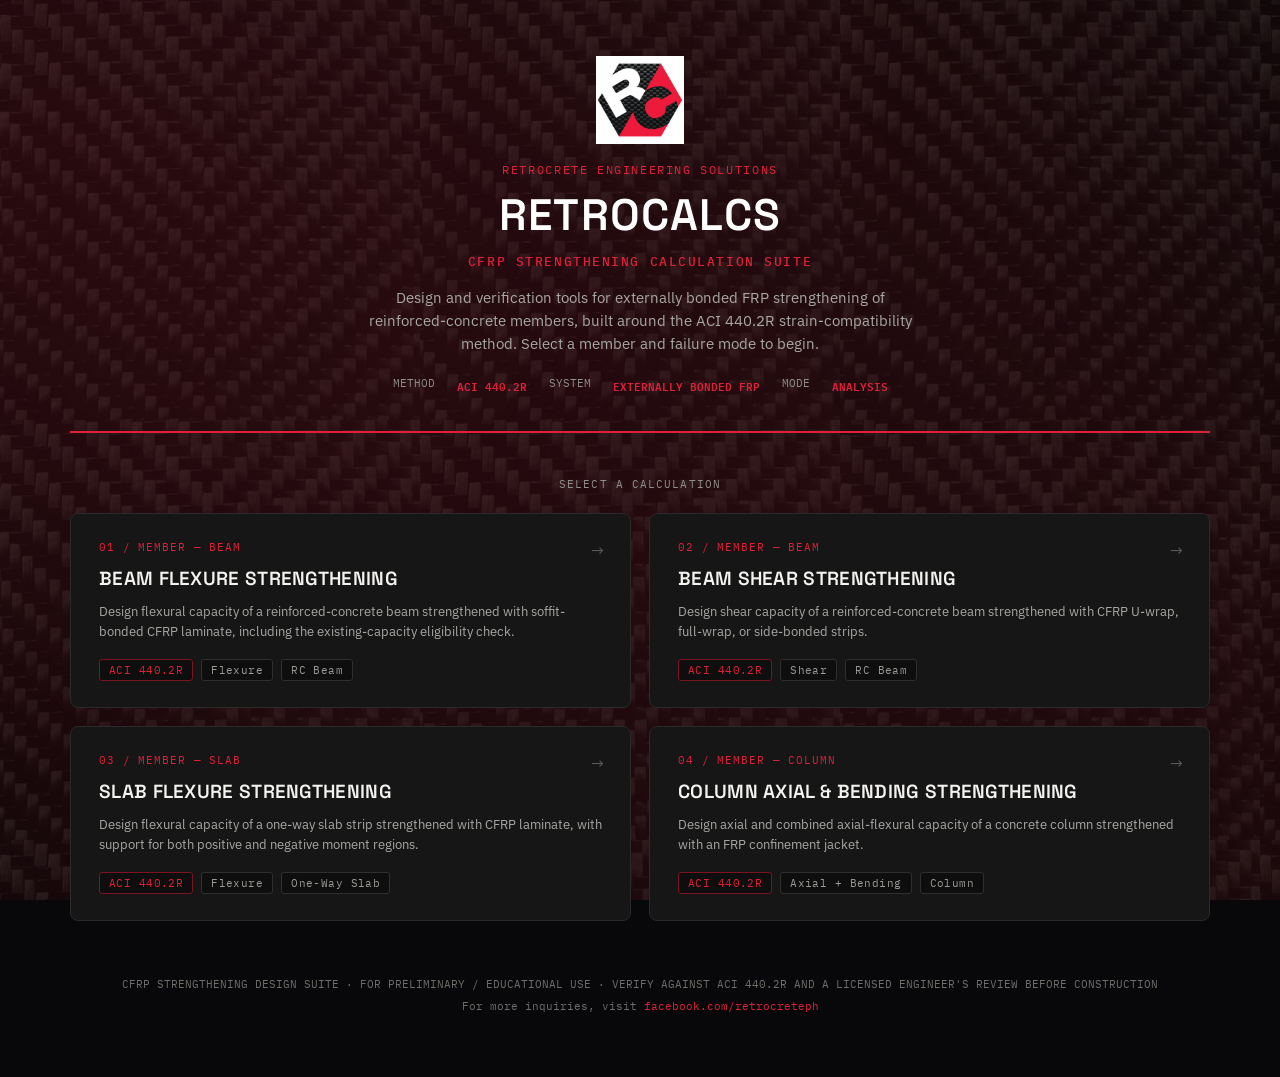
<file: index.html>
<!DOCTYPE html>
<html lang="en">
<head>
<meta charset="UTF-8">
<meta name="viewport" content="width=device-width, initial-scale=1.0">
<title>RETROCALCS — CFRP Strengthening Calculation Suite</title>
<link rel="preconnect" href="https://fonts.googleapis.com">
<link rel="preconnect" href="https://fonts.gstatic.com" crossorigin>
<link href="https://fonts.googleapis.com/css2?family=Space+Grotesk:wght@500;600&family=IBM+Plex+Sans:wght@400;500;600&family=IBM+Plex+Mono:wght@400;500;600&display=swap" rel="stylesheet">
<style>
  :root{
    --ink:#1a1a1a;
    --ink-soft:#5a5a58;
    --paper:#f2f1ee;
    --paper-line:#d6d5d0;
    --blueprint:#0b0b0c;
    --blueprint-2:#161616;
    --teal:#e0203a;
    --teal-deep:#7c1322;
    --amber:#d8912f;
    --ok:#3fa85c;
  }
  *{box-sizing:border-box;}
  html,body{margin:0;padding:0;}
  body{
    background-color:#08080a;
    background-image:
      linear-gradient(rgba(6,6,7,0.82), rgba(6,6,7,0.82)),
      url("/assets/cfrp-background.jpg");
    background-repeat: repeat, repeat;
    background-size: auto, 420px 420px;
    background-attachment: fixed, fixed;
    color:var(--paper);
    font-family:'IBM Plex Sans', sans-serif;
    min-height:100vh;
  }
  .wrap{max-width:1180px;margin:0 auto;padding:56px 20px 60px; position:relative; z-index:1;}

  /* faint animated red flow + periodic gleam sweep, sits behind all content */
  .bg-flow{position:fixed; inset:0; pointer-events:none; z-index:0; overflow:hidden;}
  .bg-flow::before{
    content:''; position:absolute; top:-50%; left:-50%; width:200%; height:200%;
    background:
      radial-gradient(circle at 28% 36%, rgba(224,32,58,0.16), transparent 58%),
      radial-gradient(circle at 72% 64%, rgba(224,32,58,0.11), transparent 55%);
    filter:blur(50px);
    animation: flowPulse 11s ease-in-out infinite;
  }
  .bg-flow::after{
    content:''; position:absolute; top:-20%; left:-60%; width:38%; height:140%;
    background:linear-gradient(75deg,
      transparent 0%, rgba(224,32,58,0.09) 45%,
      rgba(255,92,112,0.20) 50%, rgba(224,32,58,0.09) 55%, transparent 100%);
    filter:blur(8px);
    animation: gleamSweep 7s ease-in-out infinite;
  }
  @keyframes flowPulse{
    0%,100%{ transform:translate(-4%,-3%) scale(1); opacity:0.55; }
    50%    { transform:translate(4%,3%) scale(1.15); opacity:1; }
  }
  @keyframes gleamSweep{
    0%, 30%  { left:-60%; }
    62%      { left:135%; }
    100%     { left:135%; }
  }
  @media (prefers-reduced-motion: reduce){
    .bg-flow::before, .bg-flow::after{ animation:none; }
  }

  header.hero{
    display:flex; flex-direction:column; align-items:center; text-align:center;
    padding-bottom:36px; margin-bottom:44px; border-bottom:2px solid var(--teal);
  }
  header.hero img{width:88px; height:88px; margin-bottom:18px;}
  header.hero .kicker{
    font-family:'IBM Plex Mono', monospace; font-size:11.5px; letter-spacing:0.14em;
    color:var(--teal); text-transform:uppercase; margin-bottom:10px;
  }
  header.hero h1{
    font-family:'Space Grotesk', sans-serif; font-weight:600; font-size:44px;
    margin:0 0 10px; letter-spacing:1.2px; text-transform:uppercase; color:#ffffff;
  }
  header.hero .subtitle{
    font-family:'IBM Plex Mono', monospace; font-weight:500; font-size:13px;
    letter-spacing:0.12em; text-transform:uppercase; color:var(--teal);
    margin:0 0 16px;
  }
  header.hero p{
    margin:0; color:#a8a8a4; font-size:14.5px; max-width:560px; line-height:1.6;
  }
  .meta-row{
    display:flex; gap:22px; justify-content:center; margin-top:20px;
    font-family:'IBM Plex Mono', monospace; font-size:11px; color:#8f8f8b;
    flex-wrap:wrap;
  }
  .meta-row span{color:var(--teal); font-weight:600;}

  .section-label{
    font-size:11px; text-transform:uppercase; letter-spacing:0.1em; color:#8f8f8b;
    font-family:'IBM Plex Mono', monospace; text-align:center; margin-bottom:22px;
  }

  .card-grid{
    display:grid; grid-template-columns:1fr 1fr; gap:18px;
  }
  @media(max-width:720px){ .card-grid{grid-template-columns:1fr;} }

  .calc-card{
    background:var(--blueprint-2); border:1px solid #2a2a2a; border-radius:8px;
    padding:26px 28px; text-decoration:none; color:inherit; display:block;
    position:relative; transition:border-color 0.15s ease, transform 0.15s ease, background 0.15s ease;
  }
  .calc-card:hover{
    border-color:var(--teal); transform:translateY(-2px);
    background:#1c1c1c;
  }
  .calc-card .idx{
    font-family:'IBM Plex Mono', monospace; font-size:11px; color:var(--teal);
    letter-spacing:0.08em; margin-bottom:12px; display:block;
  }
  .calc-card h2{
    font-family:'Space Grotesk', sans-serif; font-weight:600; font-size:19px;
    margin:0 0 10px; color:#f4f3f0; letter-spacing:0.3px; text-transform:uppercase;
  }
  .calc-card p{
    font-size:12.5px; color:#a8a8a4; line-height:1.6; margin:0 0 18px;
  }
  .tag-row{display:flex; gap:8px; flex-wrap:wrap; align-items:center;}
  .tag{
    display:inline-block; font-size:10.5px; font-family:'IBM Plex Mono', monospace;
    padding:3px 9px; border-radius:3px; letter-spacing:0.04em;
    background:#0e0e0e; border:1px solid #2f2f2d; color:#9a9a96;
  }
  .tag.method{color:var(--teal); border-color:var(--teal-deep);}
  .go-arrow{
    position:absolute; top:26px; right:26px; font-size:16px; color:#5a5a58;
    transition:color 0.15s ease, transform 0.15s ease;
  }
  .calc-card:hover .go-arrow{ color:var(--teal); transform:translateX(3px); }

  footer{
    text-align:center; color:#6e6e6a; font-size:11px; margin-top:52px;
    font-family:'IBM Plex Mono', monospace; line-height:2;
  }
</style>
</head>
<body>
<div class="bg-flow"></div>
<div class="wrap">

  <header class="hero">
    <img src="/assets/retrocrete-logo.jpg" alt="RetroCrete logo">
    <div class="kicker">RetroCrete Engineering Solutions</div>
    <h1>RetroCalcs</h1>
    <div class="subtitle">CFRP Strengthening Calculation Suite</div>
    <p>Design and verification tools for externally bonded FRP strengthening of reinforced-concrete members, built around the ACI 440.2R strain-compatibility method. Select a member and failure mode to begin.</p>
    <div class="meta-row">
      METHOD <span>ACI 440.2R</span>
      SYSTEM <span>EXTERNALLY BONDED FRP</span>
      MODE <span>ANALYSIS</span>
    </div>
  </header>

  <div class="section-label">Select a calculation</div>

  <div class="card-grid">
    <a class="calc-card" id="card-beam-flexure" href="/calculators/beam-flexure.html">
      <span class="go-arrow">→</span>
      <span class="idx">01 / MEMBER — BEAM</span>
      <h2>Beam Flexure Strengthening</h2>
      <p>Design flexural capacity of a reinforced-concrete beam strengthened with soffit-bonded CFRP laminate, including the existing-capacity eligibility check.</p>
      <div class="tag-row">
        <span class="tag method">ACI 440.2R</span>
        <span class="tag">Flexure</span>
        <span class="tag">RC Beam</span>
      </div>
    </a>

    <a class="calc-card" id="card-beam-shear" href="/calculators/beam-shear.html">
      <span class="go-arrow">→</span>
      <span class="idx">02 / MEMBER — BEAM</span>
      <h2>Beam Shear Strengthening</h2>
      <p>Design shear capacity of a reinforced-concrete beam strengthened with CFRP U-wrap, full-wrap, or side-bonded strips.</p>
      <div class="tag-row">
        <span class="tag method">ACI 440.2R</span>
        <span class="tag">Shear</span>
        <span class="tag">RC Beam</span>
      </div>
    </a>

    <a class="calc-card" id="card-slab-flexure" href="/calculators/slab-flexure.html">
      <span class="go-arrow">→</span>
      <span class="idx">03 / MEMBER — SLAB</span>
      <h2>Slab Flexure Strengthening</h2>
      <p>Design flexural capacity of a one-way slab strip strengthened with CFRP laminate, with support for both positive and negative moment regions.</p>
      <div class="tag-row">
        <span class="tag method">ACI 440.2R</span>
        <span class="tag">Flexure</span>
        <span class="tag">One-Way Slab</span>
      </div>
    </a>

    <a class="calc-card" id="card-column-axial" href="/calculators/column-axial-bending.html">
      <span class="go-arrow">→</span>
      <span class="idx">04 / MEMBER — COLUMN</span>
      <h2>Column Axial &amp; Bending Strengthening</h2>
      <p>Design axial and combined axial-flexural capacity of a concrete column strengthened with an FRP confinement jacket.</p>
      <div class="tag-row">
        <span class="tag method">ACI 440.2R</span>
        <span class="tag">Axial + Bending</span>
        <span class="tag">Column</span>
      </div>
    </a>
  </div>

  <footer>CFRP STRENGTHENING DESIGN SUITE · FOR PRELIMINARY / EDUCATIONAL USE · VERIFY AGAINST ACI 440.2R AND A LICENSED ENGINEER'S REVIEW BEFORE CONSTRUCTION<br>
  For more inquiries, visit <a href="https://web.facebook.com/retrocreteph/?_rdc=1&_rdr#" target="_blank" rel="noopener noreferrer" style="color:var(--teal); text-decoration:none;">facebook.com/retrocreteph</a>
  </footer>
</div>
</body>
</html>
</file>
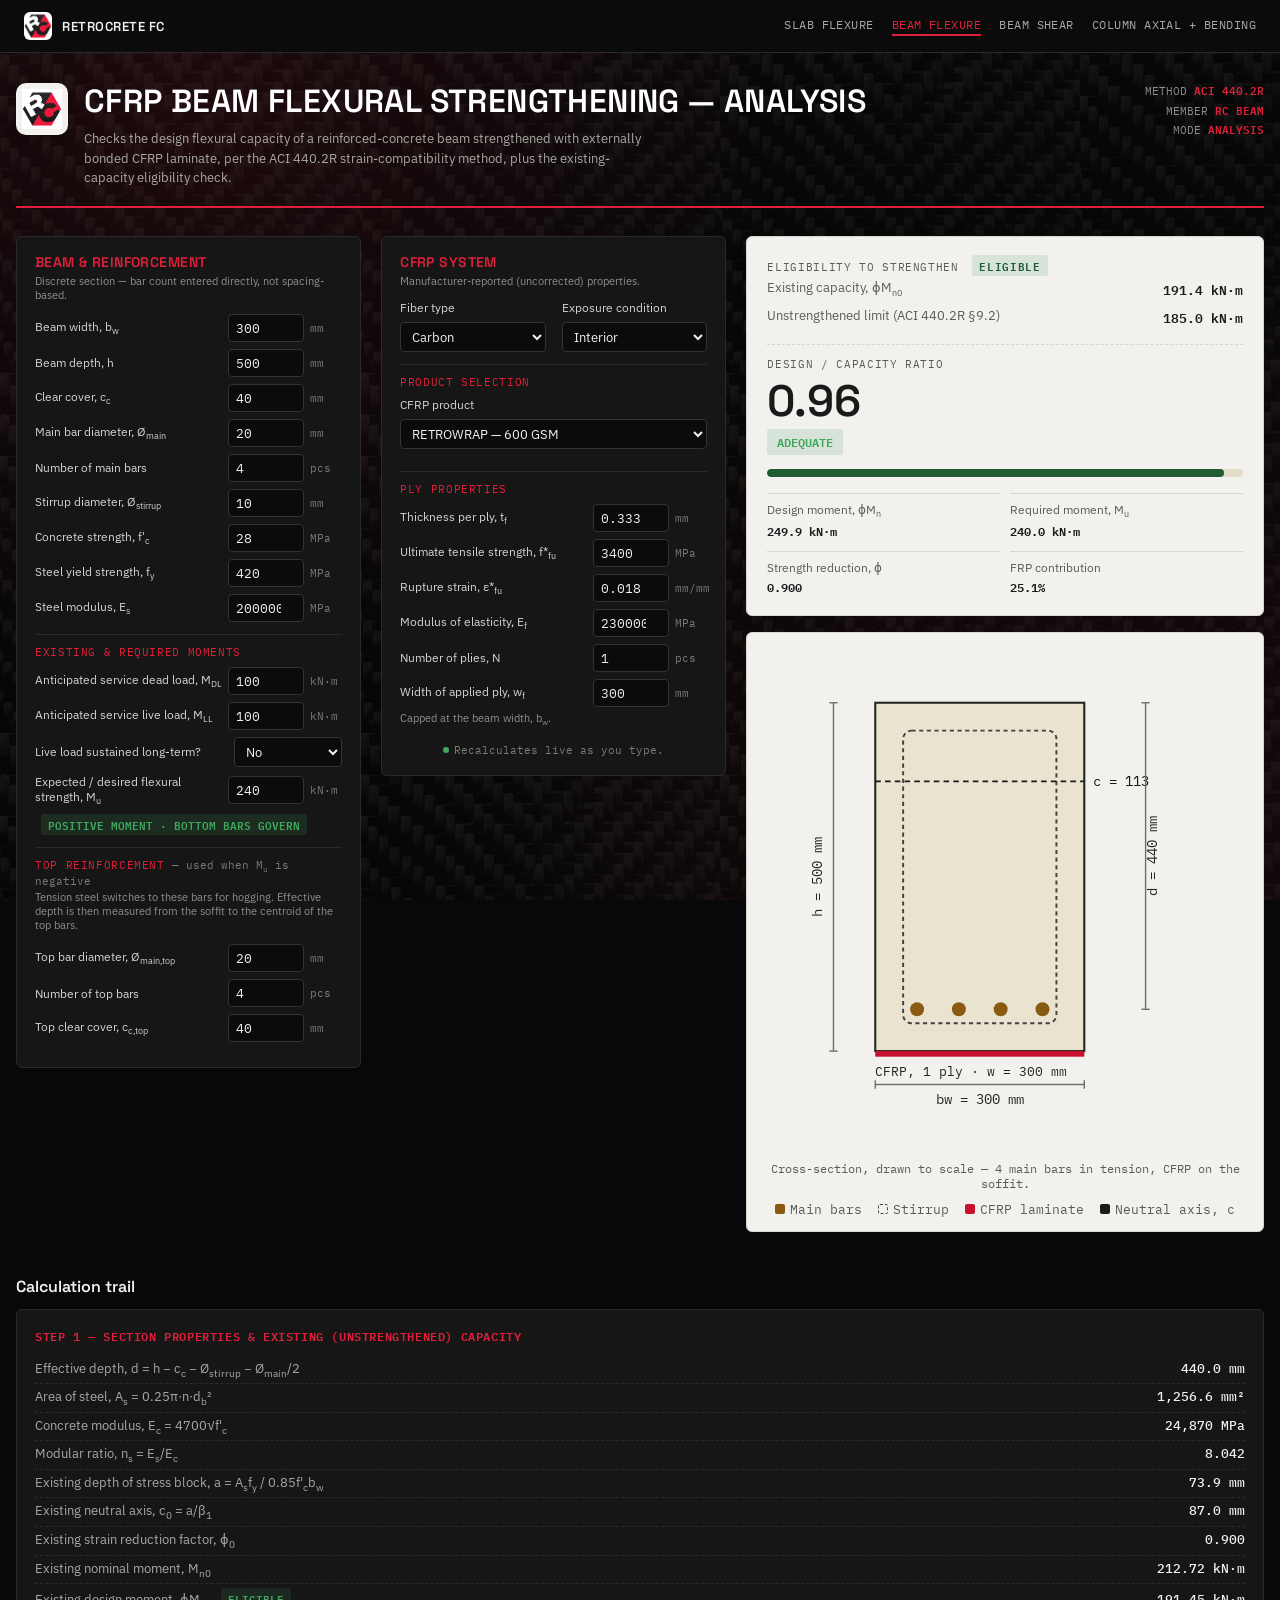
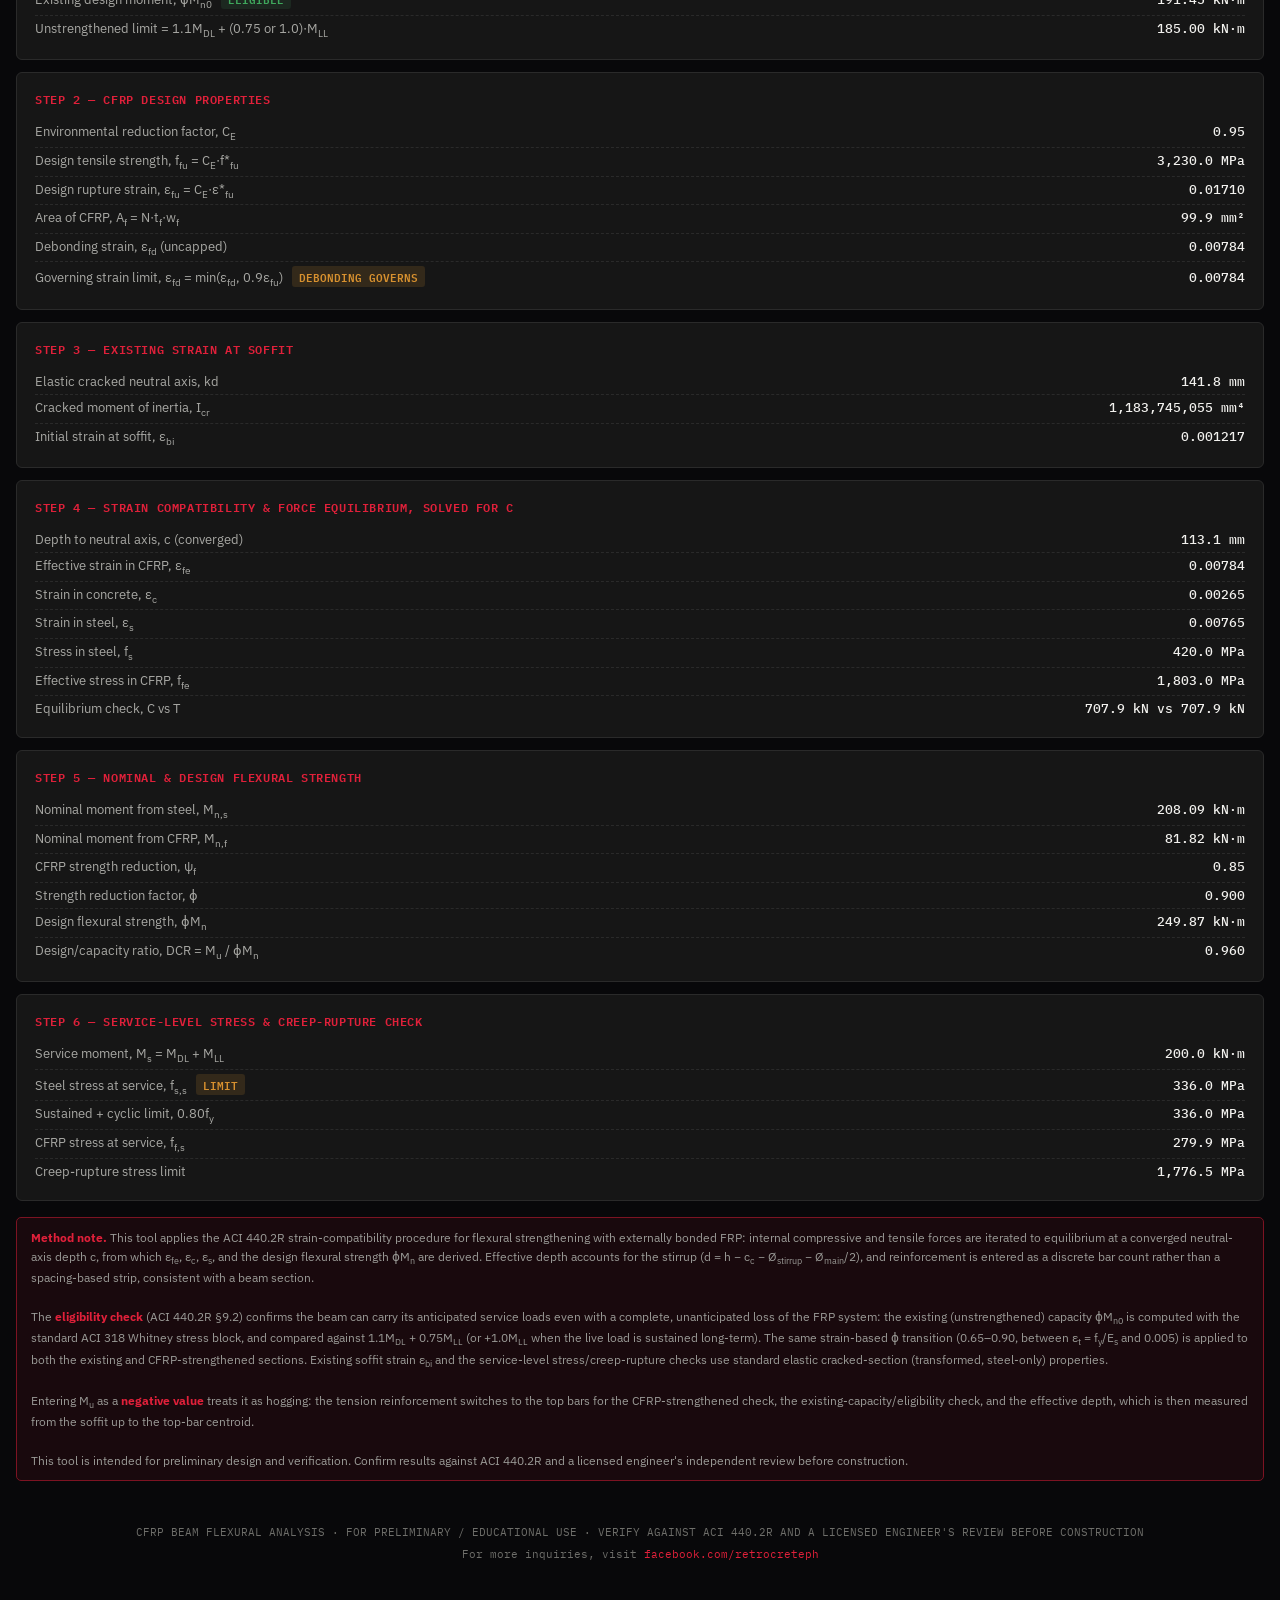
<file: beam-flexure.html>
<!DOCTYPE html>
<html lang="en">
<head>
<meta charset="UTF-8">
<meta name="viewport" content="width=device-width, initial-scale=1.0">
<title>RetroCrete FC — CFRP Beam Flexural Analysis</title>
<link rel="preconnect" href="https://fonts.googleapis.com">
<link rel="preconnect" href="https://fonts.gstatic.com" crossorigin>
<link href="https://fonts.googleapis.com/css2?family=Space+Grotesk:wght@500;600&family=IBM+Plex+Sans:wght@400;500;600&family=IBM+Plex+Mono:wght@400;500;600&display=swap" rel="stylesheet">
<link rel="stylesheet" href="/assets/style.css">
<style>
  .result-panel .label{font-size:11px; text-transform:uppercase; letter-spacing:0.06em; color:var(--ink-soft); font-family:'IBM Plex Mono',monospace;}
  .result-panel{
    background:var(--paper); color:var(--ink); border-radius:6px; padding:18px 20px;
    margin-bottom:16px; border:1px solid var(--paper-line);
  }
  .elig-row .k{color:var(--ink-soft);}
  .elig-row .v{font-family:'IBM Plex Mono',monospace; font-weight:600;}
  .elig-row{display:flex; justify-content:space-between; padding:3px 0; font-size:12.5px;}
  .panel-divider{border-top:1px dashed var(--paper-line); margin:12px 0;}
  .flag.ok{background:rgba(63,138,90,0.15); color:var(--ok-deep);}
  .flag.fail{background:rgba(194,75,63,0.15); color:var(--danger-deep);}
  .flag.mode-pos{background:rgba(63,168,92,0.15); color:var(--ok);}
  .flag.mode-neg{background:rgba(216,145,47,0.15); color:var(--amber);}

  sub{font-size:0.74em;}
  sup{font-size:0.68em;}
</style>
</head>
<body>
<script src="/assets/nav.js"></script>
<div class="wrap">

  <header class="title-block">
    <div style="display:flex; align-items:flex-start; gap:16px;">
      <div class="brand-mark"><img src="/assets/retrocrete-logo.jpg" alt="RetroCrete FC logo"></div>
      <div>
        <h1>CFRP beam flexural strengthening — analysis</h1>
        <p>Checks the design flexural capacity of a reinforced-concrete beam strengthened with externally bonded CFRP laminate, per the ACI 440.2R strain-compatibility method, plus the existing-capacity eligibility check.</p>
      </div>
    </div>
    <div class="meta">
      METHOD <span>ACI 440.2R</span><br>
      MEMBER <span>RC BEAM</span><br>
      MODE <span>ANALYSIS</span>
    </div>
  </header>

  <div class="grid-3col">
    <!-- INPUT: COLUMN 1 -->
    <div class="card">
      <h2>Beam &amp; reinforcement</h2>
      <p class="sub">Discrete section — bar count entered directly, not spacing-based.</p>

      <div class="row"><label>Beam width, b<sub>w</sub></label><input type="number" id="bw" value="300" step="25" oninput="runCalc()"><span class="unit">mm</span></div>
      <div class="row"><label>Beam depth, h</label><input type="number" id="h" value="500" step="25" oninput="runCalc()"><span class="unit">mm</span></div>
      <div class="row"><label>Clear cover, c<sub>c</sub></label><input type="number" id="cc" value="40" oninput="runCalc()"><span class="unit">mm</span></div>
      <div class="row"><label>Main bar diameter, Ø<sub>main</sub></label><input type="number" id="barDia" value="20" oninput="runCalc()"><span class="unit">mm</span></div>
      <div class="row"><label>Number of main bars</label><input type="number" id="barPcs" min="1" step="1" value="4" oninput="runCalc()"><span class="unit">pcs</span></div>
      <div class="row"><label>Stirrup diameter, Ø<sub>stirrup</sub></label><input type="number" id="stirDia" value="10" oninput="runCalc()"><span class="unit">mm</span></div>
      <div class="row"><label>Concrete strength, f'<sub>c</sub></label><input type="number" id="fc" value="28" oninput="runCalc()"><span class="unit">MPa</span></div>
      <div class="row"><label>Steel yield strength, f<sub>y</sub></label><input type="number" id="fy" value="420" oninput="runCalc()"><span class="unit">MPa</span></div>
      <div class="row"><label>Steel modulus, E<sub>s</sub></label><input type="number" id="Es" value="200000" oninput="runCalc()"><span class="unit">MPa</span></div>

      <div class="section-title">Existing &amp; required moments</div>
      <div class="row"><label>Anticipated service dead load, M<sub>DL</sub></label><input type="number" id="mDL" value="100" oninput="runCalc()"><span class="unit">kN·m</span></div>
      <div class="row"><label>Anticipated service live load, M<sub>LL</sub></label><input type="number" id="mLL" value="100" oninput="runCalc()"><span class="unit">kN·m</span></div>
      <div class="row" style="grid-template-columns:1fr 108px;"><label>Live load sustained long-term?</label>
        <select id="llSustained" onchange="runCalc()">
          <option value="NO" selected>No</option>
          <option value="YES">Yes</option>
        </select>
      </div>
      <div class="row"><label>Expected / desired flexural strength, M<sub>u</sub></label><input type="number" id="mReq" value="240" oninput="runCalc()"><span class="unit">kN·m</span></div>
      <div style="margin-top:8px;"><span class="flag mode-pos" id="modeBadge">POSITIVE MOMENT · BOTTOM BARS GOVERN</span></div>

      <div class="section-title">Top reinforcement <span class="note-inline">— used when M<sub>u</sub> is negative</span></div>
      <p class="sub" style="margin-top:-6px;">Tension steel switches to these bars for hogging. Effective depth is then measured from the soffit to the centroid of the top bars.</p>
      <div class="row"><label>Top bar diameter, Ø<sub>main,top</sub></label><input type="number" id="barDiaTop" value="20" oninput="runCalc()"><span class="unit">mm</span></div>
      <div class="row"><label>Number of top bars</label><input type="number" id="barPcsTop" min="1" step="1" value="4" oninput="runCalc()"><span class="unit">pcs</span></div>
      <div class="row"><label>Top clear cover, c<sub>c,top</sub></label><input type="number" id="ccTop" value="40" oninput="runCalc()"><span class="unit">mm</span></div>
    </div>

    <!-- INPUT: COLUMN 2 -->
    <div class="card">
      <h2>CFRP system</h2>
      <p class="sub">Manufacturer-reported (uncorrected) properties.</p>

      <div class="two-col">
        <div class="row" style="grid-template-columns:1fr;"><label>Fiber type</label></div>
        <div class="row" style="grid-template-columns:1fr;"><label>Exposure condition</label></div>
      </div>
      <div class="two-col">
        <select id="fiber" onchange="runCalc()">
          <option value="carbon" selected>Carbon</option>
          <option value="glass">Glass</option>
          <option value="aramid">Aramid</option>
        </select>
        <select id="exposure" onchange="runCalc()">
          <option value="interior" selected>Interior</option>
          <option value="exterior">Exterior</option>
          <option value="aggressive">Aggressive</option>
        </select>
      </div>

      <div class="section-title" style="margin-top:12px;">Product selection</div>
      <div class="row" style="grid-template-columns:1fr;"><label>CFRP product</label></div>
      <select id="cfrpProduct" onchange="applyCfrpProduct()" style="margin-bottom:10px;">
        <option value="RETROWRAP - 200 GSM">RETROWRAP — 200 GSM</option>
        <option value="RETROWRAP - 300 GSM">RETROWRAP — 300 GSM</option>
        <option value="RETROWRAP - 600 GSM" selected>RETROWRAP — 600 GSM</option>
        <option value="RETROPLATE - 200 GSM">RETROPLATE — 200 GSM</option>
        <option value="RETROPLATE - 300 GSM">RETROPLATE — 300 GSM</option>
        <option value="RETROPLATE - 600 GSM">RETROPLATE — 600 GSM</option>
      </select>

      <div class="section-title">Ply properties</div>
      <div class="row"><label>Thickness per ply, t<sub>f</sub></label><input type="number" step="0.001" id="tf" value="1" readonly oninput="runCalc()"><span class="unit">mm</span></div>
      <div class="row"><label>Ultimate tensile strength, f*<sub>fu</sub></label><input type="number" id="ffu" value="1314" readonly oninput="runCalc()"><span class="unit">MPa</span></div>
      <div class="row"><label>Rupture strain, ε*<sub>fu</sub></label><input type="number" step="0.0001" id="efu" value="0.018" readonly oninput="runCalc()"><span class="unit">mm/mm</span></div>
      <div class="row"><label>Modulus of elasticity, E<sub>f</sub></label><input type="number" id="Ef" value="73000" readonly oninput="runCalc()"><span class="unit">MPa</span></div>
      <div class="row"><label>Number of plies, N</label><input type="number" id="plies" min="1" step="1" value="1" oninput="runCalc()"><span class="unit">pcs</span></div>
      <div class="row"><label>Width of applied ply, w<sub>f</sub></label><input type="number" id="widthPly" value="300" max="300" oninput="runCalc()"><span class="unit">mm</span></div>
      <p class="sub" style="margin-top:-3px;">Capped at the beam width, b<sub>w</sub>.</p>

      <div class="live-note" style="margin-top:16px;"><span class="live-dot"></span>Recalculates live as you type.</div>
    </div>

    <!-- RESULTS: COLUMN 3 -->
    <div class="results-col">
      <div class="result-panel">
        <div class="label">Eligibility to strengthen <span class="flag" id="eligFlag">—</span></div>
        <div class="elig-row"><span class="k">Existing capacity, ϕM<sub>n0</sub></span><span class="v" id="eligPhiMn0">—</span></div>
        <div class="elig-row"><span class="k">Unstrengthened limit (ACI 440.2R §9.2)</span><span class="v" id="eligLimit">—</span></div>

        <div class="panel-divider"></div>

        <div class="label">Design / capacity ratio</div>
        <div class="dcr-value" id="dcrValue">—</div>
        <span class="dcr-status" id="dcrStatus">RUN ANALYSIS</span>
        <div class="dcr-bar-track"><div class="dcr-bar-fill" id="dcrBar" style="width:0%; background:var(--teal-deep);"></div></div>
        <div class="dcr-sub">
          <div><span class="k">Design moment, ϕM<sub>n</sub></span><span class="v" id="outPhiMn">—</span></div>
          <div><span class="k">Required moment, M<sub>u</sub></span><span class="v" id="outMreq">—</span></div>
          <div><span class="k">Strength reduction, ϕ</span><span class="v" id="outPhi">—</span></div>
          <div><span class="k">FRP contribution</span><span class="v" id="outFrpShare">—</span></div>
        </div>
      </div>

      <div class="section-diagram">
        <svg id="sectionSvg" viewBox="0 0 320 260"></svg>
        <div class="diag-caption" id="diagCaption">Cross-section, drawn to the input dimensions.</div>
        <div class="diag-legend">
          <span><span class="swatch" style="background:#8a5a12;"></span>Main bars</span>
          <span><span class="swatch" style="background:none; border:1.4px dashed #444;"></span>Stirrup</span>
          <span><span class="swatch" style="background:#c9102e;"></span>CFRP laminate</span>
          <span><span class="swatch" style="background:#1a1a1a;"></span>Neutral axis, c</span>
        </div>
      </div>
    </div>
  </div>

  <div class="steps" id="stepsWrap" style="display:none;">
    <h2>Calculation trail</h2>

    <div class="step-block">
      <h3>Step 1 — section properties &amp; existing (unstrengthened) capacity</h3>
      <div class="step-row"><span class="k" id="s_d_label">Effective depth, d = h − c<sub>c</sub> − Ø<sub>stirrup</sub> − Ø<sub>main</sub>/2</span><span class="v" id="s_d">—</span></div>
      <div class="step-row"><span class="k" id="s_As_label">Area of steel, A<sub>s</sub> = 0.25π·n·d<sub>b</sub>²</span><span class="v" id="s_As">—</span></div>
      <div class="step-row"><span class="k">Concrete modulus, E<sub>c</sub> = 4700√f'<sub>c</sub></span><span class="v" id="s_Ec">—</span></div>
      <div class="step-row"><span class="k">Modular ratio, n<sub>s</sub> = E<sub>s</sub>/E<sub>c</sub></span><span class="v" id="s_n">—</span></div>
      <div class="step-row"><span class="k">Existing depth of stress block, a = A<sub>s</sub>f<sub>y</sub> / 0.85f'<sub>c</sub>b<sub>w</sub></span><span class="v" id="s_a0">—</span></div>
      <div class="step-row"><span class="k">Existing neutral axis, c<sub>0</sub> = a/β<sub>1</sub></span><span class="v" id="s_c0">—</span></div>
      <div class="step-row"><span class="k">Existing strain reduction factor, ϕ<sub>0</sub></span><span class="v" id="s_phi0">—</span></div>
      <div class="step-row"><span class="k">Existing nominal moment, M<sub>n0</sub></span><span class="v" id="s_Mn0">—</span></div>
      <div class="step-row"><span class="k">Existing design moment, ϕM<sub>n0</sub> <span class="flag gov" id="s_eligFlag2">—</span></span><span class="v" id="s_phiMn0">—</span></div>
      <div class="step-row"><span class="k">Unstrengthened limit = 1.1M<sub>DL</sub> + (0.75 or 1.0)·M<sub>LL</sub></span><span class="v" id="s_uLimit">—</span></div>
    </div>

    <div class="step-block">
      <h3>Step 2 — CFRP design properties</h3>
      <div class="step-row"><span class="k">Environmental reduction factor, C<sub>E</sub></span><span class="v" id="s_CE">—</span></div>
      <div class="step-row"><span class="k">Design tensile strength, f<sub>fu</sub> = C<sub>E</sub>·f*<sub>fu</sub></span><span class="v" id="s_ffu">—</span></div>
      <div class="step-row"><span class="k">Design rupture strain, ε<sub>fu</sub> = C<sub>E</sub>·ε*<sub>fu</sub></span><span class="v" id="s_efu">—</span></div>
      <div class="step-row"><span class="k">Area of CFRP, A<sub>f</sub> = N·t<sub>f</sub>·w<sub>f</sub></span><span class="v" id="s_Af">—</span></div>
      <div class="step-row"><span class="k">Debonding strain, ε<sub>fd</sub> (uncapped)</span><span class="v" id="s_efdRaw">—</span></div>
      <div class="step-row"><span class="k">Governing strain limit, ε<sub>fd</sub> = min(ε<sub>fd</sub>, 0.9ε<sub>fu</sub>) <span class="flag gov" id="s_efdGov">—</span></span><span class="v" id="s_efd">—</span></div>
    </div>

    <div class="step-block">
      <h3>Step 3 — existing strain at soffit</h3>
      <div class="step-row"><span class="k">Elastic cracked neutral axis, kd</span><span class="v" id="s_kd">—</span></div>
      <div class="step-row"><span class="k">Cracked moment of inertia, I<sub>cr</sub></span><span class="v" id="s_Icr">—</span></div>
      <div class="step-row"><span class="k">Initial strain at soffit, ε<sub>bi</sub></span><span class="v" id="s_ebi">—</span></div>
    </div>

    <div class="step-block">
      <h3>Step 4 — strain compatibility &amp; force equilibrium, solved for c</h3>
      <div class="step-row"><span class="k">Depth to neutral axis, c (converged)</span><span class="v" id="s_c">—</span></div>
      <div class="step-row"><span class="k">Effective strain in CFRP, ε<sub>fe</sub></span><span class="v" id="s_efe">—</span></div>
      <div class="step-row"><span class="k">Strain in concrete, ε<sub>c</sub></span><span class="v" id="s_ec">—</span></div>
      <div class="step-row"><span class="k">Strain in steel, ε<sub>s</sub></span><span class="v" id="s_es">—</span></div>
      <div class="step-row"><span class="k">Stress in steel, f<sub>s</sub></span><span class="v" id="s_fs">—</span></div>
      <div class="step-row"><span class="k">Effective stress in CFRP, f<sub>fe</sub></span><span class="v" id="s_ffe">—</span></div>
      <div class="step-row"><span class="k">Equilibrium check, C vs T</span><span class="v" id="s_eq">—</span></div>
    </div>

    <div class="step-block">
      <h3>Step 5 — nominal &amp; design flexural strength</h3>
      <div class="step-row"><span class="k" id="s_Mns_label">Nominal moment from steel, M<sub>n,s</sub></span><span class="v" id="s_Mns">—</span></div>
      <div class="step-row"><span class="k">Nominal moment from CFRP, M<sub>n,f</sub></span><span class="v" id="s_Mnf">—</span></div>
      <div class="step-row"><span class="k">CFRP strength reduction, ψ<sub>f</sub></span><span class="v" id="s_psi">—</span></div>
      <div class="step-row"><span class="k">Strength reduction factor, ϕ</span><span class="v" id="s_phi">—</span></div>
      <div class="step-row"><span class="k">Design flexural strength, ϕM<sub>n</sub></span><span class="v" id="s_phiMn">—</span></div>
      <div class="step-row"><span class="k">Design/capacity ratio, DCR = M<sub>u</sub> / ϕM<sub>n</sub></span><span class="v" id="s_dcr">—</span></div>
    </div>

    <div class="step-block">
      <h3>Step 6 — service-level stress &amp; creep-rupture check</h3>
      <div class="step-row"><span class="k">Service moment, M<sub>s</sub> = M<sub>DL</sub> + M<sub>LL</sub></span><span class="v" id="s_Ms">—</span></div>
      <div class="step-row"><span class="k">Steel stress at service, f<sub>s,s</sub> <span class="flag gov" id="s_fssFlag" style="display:none;">LIMIT</span></span><span class="v" id="s_fss">—</span></div>
      <div class="step-row"><span class="k">Sustained + cyclic limit, 0.80f<sub>y</sub></span><span class="v" id="s_fssLim">—</span></div>
      <div class="step-row"><span class="k">CFRP stress at service, f<sub>f,s</sub> <span class="flag gov" id="s_ffsFlag" style="display:none;">LIMIT</span></span><span class="v" id="s_ffs">—</span></div>
      <div class="step-row"><span class="k">Creep-rupture stress limit</span><span class="v" id="s_ffsLim">—</span></div>
    </div>

    <div class="note">
      <strong>Method note.</strong> This tool applies the ACI 440.2R strain-compatibility procedure for flexural
      strengthening with externally bonded FRP: internal compressive and tensile forces are iterated to equilibrium
      at a converged neutral-axis depth c, from which ε<sub>fe</sub>, ε<sub>c</sub>, ε<sub>s</sub>, and the design
      flexural strength ϕM<sub>n</sub> are derived. Effective depth accounts for the stirrup
      (d = h − c<sub>c</sub> − Ø<sub>stirrup</sub> − Ø<sub>main</sub>/2), and reinforcement is entered as a discrete
      bar count rather than a spacing-based strip, consistent with a beam section.
      <br><br>
      The <strong>eligibility check</strong> (ACI 440.2R §9.2) confirms the beam can carry its anticipated service
      loads even with a complete, unanticipated loss of the FRP system: the existing (unstrengthened) capacity
      ϕM<sub>n0</sub> is computed with the standard ACI 318 Whitney stress block, and compared against
      1.1M<sub>DL</sub> + 0.75M<sub>LL</sub> (or +1.0M<sub>LL</sub> when the live load is sustained long-term). The
      same strain-based ϕ transition (0.65–0.90, between ε<sub>t</sub> = f<sub>y</sub>/E<sub>s</sub> and 0.005) is
      applied to both the existing and CFRP-strengthened sections. Existing soffit strain ε<sub>bi</sub> and the
      service-level stress/creep-rupture checks use standard elastic cracked-section (transformed, steel-only)
      properties.
      <br><br>
      Entering M<sub>u</sub> as a <strong>negative value</strong> treats it as hogging: the tension reinforcement
      switches to the top bars for the CFRP-strengthened check, the existing-capacity/eligibility check, and the
      effective depth, which is then measured from the soffit up to the top-bar centroid.
      <br><br>
      This tool is intended for preliminary design and verification. Confirm results against ACI 440.2R and a
      licensed engineer's independent review before construction.
    </div>
  </div>

  <footer>CFRP BEAM FLEXURAL ANALYSIS · FOR PRELIMINARY / EDUCATIONAL USE · VERIFY AGAINST ACI 440.2R AND A LICENSED ENGINEER'S REVIEW BEFORE CONSTRUCTION<br>
  For more inquiries, visit <a href="https://web.facebook.com/retrocreteph/?_rdc=1&_rdr#" target="_blank" rel="noopener noreferrer" style="color:var(--teal); text-decoration:none;">facebook.com/retrocreteph</a>
  </footer>
</div>

<script>
const CE_TABLE = {
  interior:   { carbon:0.95, glass:0.75, aramid:0.85 },
  exterior:   { carbon:0.85, glass:0.65, aramid:0.75 },
  aggressive: { carbon:0.85, glass:0.50, aramid:0.70 }
};
const CREEP_LIMIT = { carbon:0.55, glass:0.20, aramid:0.30 };

// Manufacturer CFRP properties — the RETROWRAP/RETROPLATE catalog shared with
// the other RetroCrete FC tools.
const CFRP_PRODUCTS = {
  'RETROWRAP - 200 GSM':        { tf:0.111, ffu:3400, efu:0.018, Ef:230000 },
  'RETROWRAP - 300 GSM':        { tf:0.167, ffu:3400, efu:0.018, Ef:230000 },
  'RETROWRAP - 600 GSM':        { tf:0.333, ffu:3400, efu:0.018, Ef:230000 },
  'RETROPLATE - 200 GSM':       { tf:0.111, ffu:4900, efu:0.019, Ef:240000 },
  'RETROPLATE - 300 GSM':       { tf:0.167, ffu:4900, efu:0.019, Ef:240000 },
  'RETROPLATE - 600 GSM':       { tf:0.333, ffu:4900, efu:0.019, Ef:240000 }
};

function applyCfrpProduct(){
  const key = document.getElementById('cfrpProduct').value;
  const fieldIds = ['tf','ffu','efu','Ef'];
  const p = CFRP_PRODUCTS[key];
  const targets = { tf:[p.tf,3], ffu:[p.ffu,0], efu:[p.efu,4], Ef:[p.Ef,0] };
  fieldIds.forEach(id => {
    const el = document.getElementById(id);
    const fromVal = parseFloat(el.value);
    const [toVal, decimals] = targets[id];
    el.value = toVal;
    el.setAttribute('readonly','readonly');
    animateInputDisplay(el, isFinite(fromVal) ? fromVal : toVal, toVal, decimals);
  });
  runCalc();
}

function num(id){ return parseFloat(document.getElementById(id).value); }
function fmt(v, d=2){
  if(!isFinite(v)) return '—';
  return v.toLocaleString(undefined, {minimumFractionDigits:d, maximumFractionDigits:d});
}

/* ---------- smooth "Excel-like" number transitions ---------- */
const _animState = {};
function setAnimatedText(id, rawVal, decimals, suffix=''){
  const el = document.getElementById(id);
  if(!el) return;
  if(typeof rawVal !== 'number' || !isFinite(rawVal)){
    if(_animState[id]){ cancelAnimationFrame(_animState[id]); delete _animState[id]; }
    el.textContent = (rawVal === null || rawVal === undefined) ? '—' : rawVal;
    delete el.dataset.rawValue;
    return;
  }
  const prevRaw = el.dataset.rawValue;
  const prevVal = prevRaw !== undefined ? parseFloat(prevRaw) : NaN;
  el.dataset.rawValue = rawVal;
  if(!isFinite(prevVal) || Math.abs(prevVal - rawVal) < 1e-9){
    el.textContent = fmt(rawVal, decimals) + suffix;
    return;
  }
  if(_animState[id]) cancelAnimationFrame(_animState[id]);
  const duration = 380, start = performance.now();
  function step(now){
    const t = Math.min(1, (now - start) / duration);
    const eased = 1 - Math.pow(1 - t, 3);
    el.textContent = fmt(prevVal + (rawVal - prevVal) * eased, decimals) + suffix;
    if (t < 1){ _animState[id] = requestAnimationFrame(step); }
    else { el.textContent = fmt(rawVal, decimals) + suffix; delete _animState[id]; }
  }
  _animState[id] = requestAnimationFrame(step);
}
function animateInputDisplay(el, fromVal, toVal, decimals){
  if(!el || !isFinite(fromVal) || Math.abs(fromVal - toVal) < 1e-9) return;
  const id = el.id + '__input';
  if(_animState[id]) cancelAnimationFrame(_animState[id]);
  const duration = 380, start = performance.now();
  function step(now){
    const t = Math.min(1, (now - start) / duration);
    const eased = 1 - Math.pow(1 - t, 3);
    el.value = (fromVal + (toVal - fromVal) * eased).toFixed(decimals);
    if (t < 1){ _animState[id] = requestAnimationFrame(step); }
    else { el.value = toVal; delete _animState[id]; }
  }
  _animState[id] = requestAnimationFrame(step);
}

// Standard ACI 318 beta1 vs f'c (stepped), shared by the existing-capacity
// check and the strengthened section's initial estimate.
function beta1Standard(fc){
  if (fc >= 55) return 0.65;
  if (fc > 28)  return 0.85 - (0.05/7)*(fc-28);
  return 0.85; // fc in (17,28]; below 17 is out of scope for this tool
}

// Existing (unstrengthened) capacity — standard Whitney stress block, ACI 318.
function existingCapacity(bw, d, fc, fy, Es, As){
  const a = (As*fy)/(0.85*fc*bw);
  const beta1 = beta1Standard(fc);
  const c0 = a/beta1;
  const es0 = 0.003*(d-c0)/c0;
  const fs0 = Es*es0;
  const eY = fy/Es;
  let phi0 = 0.65 + 0.25*(es0 - eY)/(0.005 - eY);
  phi0 = Math.max(0.65, Math.min(0.9, phi0));
  const Mn0 = 0.85*fc*a*bw*(d - a/2)/1e6;
  const phiMn0 = phi0*Mn0;
  return {a, beta1, c0, es0, fs0, phi0, Mn0, phiMn0};
}

function solveEquilibrium(h, d, b, fc, Ec, Es, fy, As, Af, Ef, ebi, efd){
  function state(c){
    let strainAvail = 0.003*(h-c)/c - ebi;
    let efe = Math.min(efd, strainAvail);
    if (efe < 0) efe = 0;
    let ec = (efe+ebi)*(c/(h-c));
    let es = (efe+ebi)*((d-c)/(h-c));
    let fs = Math.min(Es*es, fy);
    let ffe = Ef*efe;
    let ecPrime = 1.7*fc/Ec;
    let beta1, alpha1;
    if (ec <= 0.00001){ beta1=0.85; alpha1=0.85; }
    else{
      beta1 = (4*ecPrime - ec)/(6*ecPrime - 2*ec);
      alpha1 = (3*ecPrime*ec - ec*ec)/(3*beta1*ecPrime*ecPrime);
    }
    let C = alpha1*fc*beta1*c*b;
    let T = As*fs + Af*ffe;
    return {c, efe, ec, es, fs, ffe, beta1, alpha1, C, T, diff:C-T};
  }
  let lo=0.5, hi=Math.min(h-0.5, d-0.5);
  let sLo = state(lo), sHi = state(hi);
  for(let i=0;i<80;i++){
    let mid = (lo+hi)/2;
    let sMid = state(mid);
    if (Math.sign(sMid.diff) === Math.sign(sLo.diff)){ lo=mid; sLo=sMid; }
    else{ hi=mid; sHi=sMid; }
  }
  return state((lo+hi)/2);
}

function updateModeBadge(){
  const isNeg = num('mReq') < 0;
  const badge = document.getElementById('modeBadge');
  if (isNeg){
    badge.textContent = 'NEGATIVE MOMENT · TOP BARS GOVERN';
    badge.className = 'flag mode-neg';
  } else {
    badge.textContent = 'POSITIVE MOMENT · BOTTOM BARS GOVERN';
    badge.className = 'flag mode-pos';
  }
  return isNeg;
}

function runCalc(){
  const bw = num('bw'), h = num('h'), cc = num('cc'), barDia = num('barDia'), barPcs = num('barPcs'),
        barDiaTop = num('barDiaTop'), barPcsTop = num('barPcsTop'), ccTop = num('ccTop'),
        stirDia = num('stirDia'),
        fc = num('fc'), fy = num('fy'), Es = num('Es'),
        mDLraw = num('mDL'), mLLraw = num('mLL'), llSustained = document.getElementById('llSustained').value,
        mReqRaw = num('mReq'),
        fiber = document.getElementById('fiber').value,
        exposure = document.getElementById('exposure').value,
        tf = num('tf'), ffuStar = num('ffu'), efuStar = num('efu'), Ef = num('Ef'),
        plies = num('plies');
  let widthPly = num('widthPly');

  if ([bw,h,cc,barDia,barPcs,barDiaTop,barPcsTop,ccTop,stirDia,fc,fy,Es,mDLraw,mLLraw,mReqRaw,
       tf,ffuStar,efuStar,Ef,plies,widthPly].some(v => !isFinite(v))) return;

  // ply width can never exceed the beam width
  const widthPlyEl = document.getElementById('widthPly');
  widthPlyEl.max = bw;
  if (widthPly > bw){ widthPly = bw; widthPlyEl.value = bw; }

  // Negative Mu = hogging: tension reinforcement switches to the top bars.
  // Same procedure throughout, just fed from the top-bar geometry — effective
  // depth is still "far face to tension-steel centroid", now measured from the
  // soffit up to the top-bar centroid: d = h - cc(top) - stirrup - db(top)/2.
  const isNeg = updateModeBadge();
  const ccUse = isNeg ? ccTop : cc;
  const barDiaUse = isNeg ? barDiaTop : barDia;
  const barPcsUse = isNeg ? barPcsTop : barPcs;

  // magnitudes only — sign just selects which reinforcement layer governs
  const mDL = Math.abs(mDLraw), mLL = Math.abs(mLLraw), mReq = Math.abs(mReqRaw);

  const d = h - ccUse - stirDia - barDiaUse/2;
  const As = 0.25*Math.PI*barPcsUse*barDiaUse*barDiaUse;
  const Ec = 4700*Math.sqrt(fc);
  const n = Es/Ec;

  document.getElementById('s_d_label').innerHTML = isNeg
    ? 'Effective depth, d = h − c<sub>c,top</sub> − Ø<sub>stirrup</sub> − Ø<sub>main,top</sub>/2'
    : 'Effective depth, d = h − c<sub>c</sub> − Ø<sub>stirrup</sub> − Ø<sub>main</sub>/2';
  document.getElementById('s_As_label').innerHTML = isNeg
    ? 'Area of top steel, A<sub>s</sub> = 0.25π·n·d<sub>b,top</sub>²'
    : 'Area of steel, A<sub>s</sub> = 0.25π·n·d<sub>b</sub>²';
  document.getElementById('s_Mns_label').innerHTML = isNeg
    ? 'Nominal moment from top steel, M<sub>n,s</sub>'
    : 'Nominal moment from steel, M<sub>n,s</sub>';

  // ---- existing (unstrengthened) capacity & eligibility, using whichever
  // reinforcement layer is currently in tension ----
  const ex = existingCapacity(bw, d, fc, fy, Es, As);
  const uLimit = llSustained === 'YES' ? (1.1*mDL + 1.0*mLL) : (1.1*mDL + 0.75*mLL);
  const eligible = ex.phiMn0 > uLimit;

  const eligFlag = document.getElementById('eligFlag');
  eligFlag.textContent = eligible ? 'ELIGIBLE' : 'INELIGIBLE';
  eligFlag.className = 'flag ' + (eligible ? 'ok' : 'fail');
  setAnimatedText('eligPhiMn0', ex.phiMn0, 1, ' kN·m');
  setAnimatedText('eligLimit', uLimit, 1, ' kN·m');
  const eligFlag2 = document.getElementById('s_eligFlag2');
  eligFlag2.textContent = eligible ? 'ELIGIBLE' : 'INELIGIBLE';
  eligFlag2.style.background = eligible ? 'rgba(63,138,90,0.15)' : 'rgba(194,75,63,0.15)';
  eligFlag2.style.color = eligible ? 'var(--ok)' : 'var(--danger)';

  // ---- cracked-section (steel-only) elastic properties, for soffit strain & service checks ----
  const rho = As/(bw*d);
  const k = Math.sqrt(rho*n*rho*n + 2*rho*n) - rho*n;
  const kd = k*d;
  const Icr = (bw*Math.pow(kd,3))/3 + n*As*Math.pow(d-kd,2);

  const M_DL_Nmm = mDL*1e6;
  const ebi = M_DL_Nmm*(h-kd)/(Icr*Ec);

  const CE = CE_TABLE[exposure][fiber];
  const ffu = CE*ffuStar;
  const efu = CE*efuStar;
  const Af = plies*tf*widthPly;
  const efdRaw = 0.41*Math.sqrt(fc/(plies*Ef*tf));
  const debondingGoverns = efdRaw < 0.9*efu;
  const efd = Math.min(efdRaw, 0.9*efu);

  const st = solveEquilibrium(h, d, bw, fc, Ec, Es, fy, As, Af, Ef, ebi, efd);

  const epsY = fy/Es;
  let phi = 0.65 + 0.25*(st.es - epsY)/(0.005 - epsY);
  phi = Math.max(0.65, Math.min(0.9, phi));
  const psiF = 0.85;

  const MnS = As*st.fs*(d - st.beta1*st.c/2);
  const MnF = Af*st.ffe*(h - st.beta1*st.c/2);
  const phiMn_Nmm = phi*(MnS + psiF*MnF);
  const phiMn = phiMn_Nmm/1e6;
  const dcr = mReq/phiMn;

  const Ms_Nmm = (mDL+mLL)*1e6;
  let fss = n*Ms_Nmm*(d-kd)/Icr;
  const fssLim = 0.8*fy;
  const fssGoverned = fss > fssLim;
  fss = Math.min(fss, fssLim);

  const nf = Ef/Ec;
  let ffs = nf*Ms_Nmm*(h-kd)/Icr - Ef*ebi;
  if (ffs<0) ffs = 0;
  const ffsLim = CREEP_LIMIT[fiber]*ffu;
  const ffsGoverned = ffs > ffsLim;
  ffs = Math.min(ffs, ffsLim);

  setAnimatedText('dcrValue', dcr, 2);
  const dcrStatus = document.getElementById('dcrStatus');
  const dcrBar = document.getElementById('dcrBar');
  if (dcr <= 1){
    dcrStatus.textContent = 'ADEQUATE';
    dcrStatus.className = 'dcr-status ok';
    dcrBar.style.background = 'var(--ok-deep)';
  } else {
    dcrStatus.textContent = 'INADEQUATE';
    dcrStatus.className = 'dcr-status fail';
    dcrBar.style.background = 'var(--danger-deep)';
  }
  dcrBar.style.width = Math.min(100, dcr*100) + '%';

  setAnimatedText('outPhiMn', phiMn, 1, ' kN·m');
  setAnimatedText('outMreq', mReq, 1, (isNeg?' kN·m (−)':' kN·m'));
  setAnimatedText('outPhi', phi, 3);
  setAnimatedText('outFrpShare', 100*(psiF*MnF)/(MnS+psiF*MnF), 1, '%');

  setAnimatedText('s_d', d, 1, ' mm');
  setAnimatedText('s_As', As, 1, ' mm²');
  setAnimatedText('s_Ec', Ec, 0, ' MPa');
  setAnimatedText('s_n', n, 3);
  setAnimatedText('s_a0', ex.a, 1, ' mm');
  setAnimatedText('s_c0', ex.c0, 1, ' mm');
  setAnimatedText('s_phi0', ex.phi0, 3);
  setAnimatedText('s_Mn0', ex.Mn0, 2, ' kN·m');
  setAnimatedText('s_phiMn0', ex.phiMn0, 2, ' kN·m');
  setAnimatedText('s_uLimit', uLimit, 2, ' kN·m');

  setAnimatedText('s_CE', CE, 2);
  setAnimatedText('s_ffu', ffu, 1, ' MPa');
  setAnimatedText('s_efu', efu, 5);
  setAnimatedText('s_Af', Af, 1, ' mm²');
  setAnimatedText('s_efdRaw', efdRaw, 5);
  setAnimatedText('s_efd', efd, 5);
  const efdGovFlag = document.getElementById('s_efdGov');
  efdGovFlag.textContent = debondingGoverns ? 'DEBONDING GOVERNS' : 'RUPTURE GOVERNS';
  efdGovFlag.style.background = debondingGoverns ? 'rgba(216,145,47,0.15)' : 'rgba(63,138,90,0.15)';
  efdGovFlag.style.color = debondingGoverns ? 'var(--amber)' : 'var(--ok-deep)';

  setAnimatedText('s_kd', kd, 1, ' mm');
  setAnimatedText('s_Icr', Icr, 0, ' mm\u2074');
  setAnimatedText('s_ebi', ebi, 6);

  setAnimatedText('s_c', st.c, 1, ' mm');
  setAnimatedText('s_efe', st.efe, 5);
  setAnimatedText('s_ec', st.ec, 5);
  setAnimatedText('s_es', st.es, 5);
  setAnimatedText('s_fs', st.fs, 1, ' MPa');
  setAnimatedText('s_ffe', st.ffe, 1, ' MPa');
  document.getElementById('s_eq').textContent = fmt(st.C/1000,1)+' kN vs '+fmt(st.T/1000,1)+' kN';

  setAnimatedText('s_Mns', MnS/1e6, 2, ' kN·m');
  setAnimatedText('s_Mnf', MnF/1e6, 2, ' kN·m');
  setAnimatedText('s_psi', psiF, 2);
  setAnimatedText('s_phi', phi, 3);
  setAnimatedText('s_phiMn', phiMn, 2, ' kN·m');
  setAnimatedText('s_dcr', dcr, 3);

  setAnimatedText('s_Ms', mDL+mLL, 1, ' kN·m');
  setAnimatedText('s_fss', fss, 1, ' MPa');
  setAnimatedText('s_fssLim', fssLim, 1, ' MPa');
  document.getElementById('s_fssFlag').style.display = fssGoverned ? 'inline-block' : 'none';
  setAnimatedText('s_ffs', ffs, 1, ' MPa');
  setAnimatedText('s_ffsLim', ffsLim, 1, ' MPa');
  document.getElementById('s_ffsFlag').style.display = ffsGoverned ? 'inline-block' : 'none';

  document.getElementById('stepsWrap').style.display = 'block';
  drawSection(h, d, st.c, barDiaUse, barPcsUse, bw, ccUse, cc, stirDia, widthPly, plies, isNeg);
}

function drawSection(h, d, c, barDia, barPcs, bw, ccUse, ccBottom, stirDia, widthPly, plies, isNeg){
  const svg = document.getElementById('sectionSvg');

  const plyCount = Math.max(1, Math.round(plies));
  const plyThk = 4, plyGap = 1.5;
  const frpStackH = plyCount*plyThk + (plyCount-1)*plyGap;

  const marginL = 82, marginR = 118;
  const marginTop = 40 + (isNeg ? Math.max(0, frpStackH - 5) : 0);
  const marginBot = 40 + (isNeg ? 0 : Math.max(0, frpStackH - 5)) + 34;
  const maxDrawW = 400, maxDrawH = 250;
  const scale = Math.min(maxDrawW / bw, maxDrawH / h);
  const drawW = bw*scale, drawH = h*scale;
  const viewW = drawW + marginL + marginR;
  const viewH = drawH + marginTop + marginBot;
  svg.setAttribute('viewBox', `0 0 ${viewW.toFixed(1)} ${viewH.toFixed(1)}`);

  const x0 = marginL, y0 = marginTop;
  const X = v => x0 + v*scale;
  const Y = v => y0 + v*scale;

  // main/top bars — evenly spaced across the width inside the stirrup+cover,
  // illustrative (this is a discrete count, not a true spacing input)
  const edge = ccUse + stirDia + barDia/2;
  const usableW = bw - 2*edge;
  let barXs = [];
  if (barPcs === 1){ barXs = [bw/2]; }
  else {
    for (let i=0;i<barPcs;i++) barXs.push(edge + (usableW*i)/(barPcs-1));
  }
  // bar depth measured from the physical top of the section
  const barDepthFromTop = isNeg ? (h - d) : d;
  const dRebarY = Y(barDepthFromTop);
  let barsMarkup = barXs.map(xmm =>
    `<circle cx="${X(xmm).toFixed(1)}" cy="${dRebarY.toFixed(1)}" r="${Math.max(2.5, Math.min(6, barDia*scale/2)).toFixed(1)}" fill="#8a5a12" />`
  ).join('');

  // stirrup outline (rounded rectangle inset by the bottom-face clear cover — the
  // stirrup itself doesn't move with the moment sign, only which bars are "main")
  const stX = X(ccBottom), stY = Y(ccBottom), stW = (bw-2*ccBottom)*scale, stH = (h-2*ccBottom)*scale;
  const stirrupMarkup = `<rect x="${stX.toFixed(1)}" y="${stY.toFixed(1)}" width="${stW.toFixed(1)}" height="${stH.toFixed(1)}" rx="6" fill="none" stroke="#444240" stroke-width="1.4" stroke-dasharray="3 2.5"/>`;

  // FRP strip — soffit for positive Mu, top face for negative Mu
  const frpX0 = Math.max(0, (bw - widthPly)/2);
  const frpW = Math.min(widthPly, bw);
  const plyShades = ['#c9102e', '#a10d25', '#7c0a1d'];
  let frpMarkup = '';
  for (let i=0;i<plyCount;i++){
    const yy = isNeg ? (y0 - (i+1)*plyThk - i*plyGap) : (y0 + drawH + i*(plyThk+plyGap));
    frpMarkup += `<rect x="${X(frpX0).toFixed(1)}" y="${yy.toFixed(1)}" width="${(frpW*scale).toFixed(1)}" height="${plyThk}" fill="${plyShades[i % plyShades.length]}"/>`;
  }
  const frpLabelY = isNeg ? (y0 - frpStackH - 6) : (y0 + drawH + frpStackH + 14);

  // neutral axis — from the top for positive Mu, from the soffit for negative Mu
  const cDepthFromTop = isNeg ? (h - c) : c;
  const cY = Y(cDepthFromTop);
  const dimBY = y0 + drawH + (isNeg ? 20 : frpStackH + 20);
  const dimHX = x0 - 30;

  // effective-depth dimension line, right side: from the compression face
  // (top for positive Mu, soffit for negative Mu) down/up to the bar row
  const compressionFaceY = isNeg ? (y0 + drawH) : y0;
  const dDimX = x0 + drawW + 44;
  const dDimMarkup = `
    <line x1="${dDimX.toFixed(1)}" y1="${compressionFaceY.toFixed(1)}" x2="${dDimX.toFixed(1)}" y2="${dRebarY.toFixed(1)}" stroke="#6e6e6a" stroke-width="1"/>
    <line x1="${(dDimX-3).toFixed(1)}" y1="${compressionFaceY.toFixed(1)}" x2="${(dDimX+3).toFixed(1)}" y2="${compressionFaceY.toFixed(1)}" stroke="#6e6e6a" stroke-width="1"/>
    <line x1="${(dDimX-3).toFixed(1)}" y1="${dRebarY.toFixed(1)}" x2="${(dDimX+3).toFixed(1)}" y2="${dRebarY.toFixed(1)}" stroke="#6e6e6a" stroke-width="1"/>
    <text x="${(dDimX+8).toFixed(1)}" y="${((compressionFaceY+dRebarY)/2).toFixed(1)}" font-size="10" fill="#242423" font-family="IBM Plex Mono, monospace" text-anchor="middle" transform="rotate(-90 ${(dDimX+8).toFixed(1)} ${((compressionFaceY+dRebarY)/2).toFixed(1)})">d = ${d.toFixed(0)} mm</text>
  `;

  const svgMarkup = `
    <title>Beam cross-section, drawn to scale</title>
    <desc>Cross-section of the beam drawn to scale from the width and depth inputs, showing effective depth d, neutral axis depth c, the stirrup outline, main bars, and the CFRP laminate${isNeg ? ' on the top face (negative moment)' : ' on the soffit'}.</desc>

    <rect x="${x0.toFixed(1)}" y="${y0.toFixed(1)}" width="${drawW.toFixed(1)}" height="${drawH.toFixed(1)}" fill="#e9e3d0" stroke="#242423" stroke-width="1.5"/>
    ${stirrupMarkup}

    <line x1="${x0.toFixed(1)}" y1="${cY.toFixed(1)}" x2="${(x0+drawW).toFixed(1)}" y2="${cY.toFixed(1)}" stroke="#1a1a1a" stroke-width="1.3" stroke-dasharray="4 3"/>
    <text x="${(x0+drawW+6).toFixed(1)}" y="${(cY+3).toFixed(1)}" font-size="10" fill="#1a1a1a" font-family="IBM Plex Mono, monospace">c = ${c.toFixed(0)}</text>

    ${barsMarkup}
    ${dDimMarkup}

    ${frpMarkup}
    <text x="${X(frpX0).toFixed(1)}" y="${frpLabelY.toFixed(1)}" font-size="9.5" fill="#242423" font-family="IBM Plex Mono, monospace">CFRP${isNeg?' (top face)':''}, ${plyCount} ply${plyCount>1?'s':''} · w = ${widthPly.toFixed(0)} mm</text>

    <!-- height dimension, left -->
    <line x1="${dimHX.toFixed(1)}" y1="${y0.toFixed(1)}" x2="${dimHX.toFixed(1)}" y2="${(y0+drawH).toFixed(1)}" stroke="#6e6e6a" stroke-width="1"/>
    <line x1="${(dimHX-3).toFixed(1)}" y1="${y0.toFixed(1)}" x2="${(dimHX+3).toFixed(1)}" y2="${y0.toFixed(1)}" stroke="#6e6e6a" stroke-width="1"/>
    <line x1="${(dimHX-3).toFixed(1)}" y1="${(y0+drawH).toFixed(1)}" x2="${(dimHX+3).toFixed(1)}" y2="${(y0+drawH).toFixed(1)}" stroke="#6e6e6a" stroke-width="1"/>
    <text x="${(dimHX-8).toFixed(1)}" y="${(y0+drawH/2).toFixed(1)}" font-size="10" fill="#242423" font-family="IBM Plex Mono, monospace" text-anchor="middle" transform="rotate(-90 ${(dimHX-8).toFixed(1)} ${(y0+drawH/2).toFixed(1)})">h = ${h.toFixed(0)} mm</text>

    <!-- width dimension, bottom -->
    <line x1="${x0.toFixed(1)}" y1="${dimBY.toFixed(1)}" x2="${(x0+drawW).toFixed(1)}" y2="${dimBY.toFixed(1)}" stroke="#6e6e6a" stroke-width="1"/>
    <line x1="${x0.toFixed(1)}" y1="${(dimBY-3).toFixed(1)}" x2="${x0.toFixed(1)}" y2="${(dimBY+3).toFixed(1)}" stroke="#6e6e6a" stroke-width="1"/>
    <line x1="${(x0+drawW).toFixed(1)}" y1="${(dimBY-3).toFixed(1)}" x2="${(x0+drawW).toFixed(1)}" y2="${(dimBY+3).toFixed(1)}" stroke="#6e6e6a" stroke-width="1"/>
    <text x="${(x0+drawW/2).toFixed(1)}" y="${(dimBY+14).toFixed(1)}" font-size="10" fill="#242423" font-family="IBM Plex Mono, monospace" text-anchor="middle">bw = ${bw.toFixed(0)} mm</text>
  `;
  svg.innerHTML = svgMarkup;

  document.getElementById('diagCaption').textContent = isNeg
    ? `Cross-section, drawn to scale — negative moment: ${barPcs} top bar${barPcs>1?'s':''} in tension, CFRP on the top face.`
    : `Cross-section, drawn to scale — ${barPcs} main bar${barPcs>1?'s':''} in tension, CFRP on the soffit.`;
}

applyCfrpProduct();
</script>
</body>
</html>
</file>
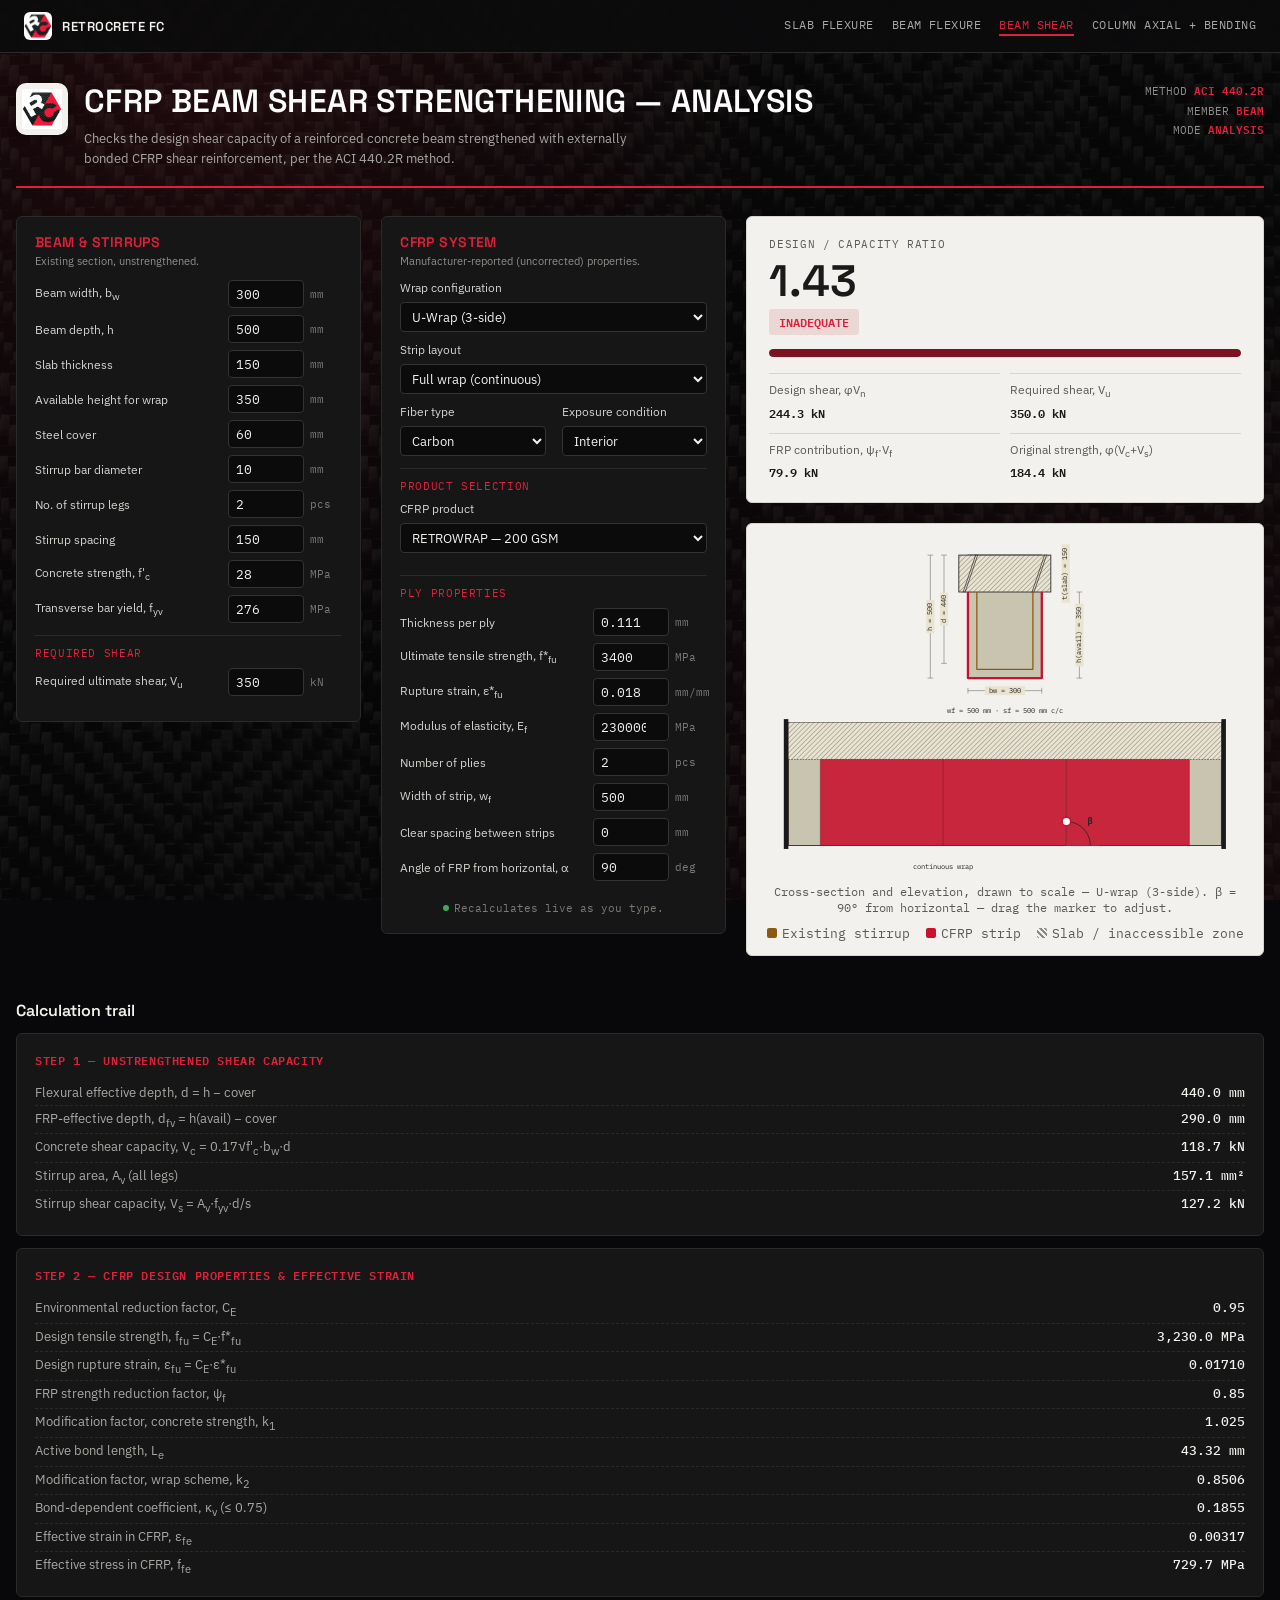
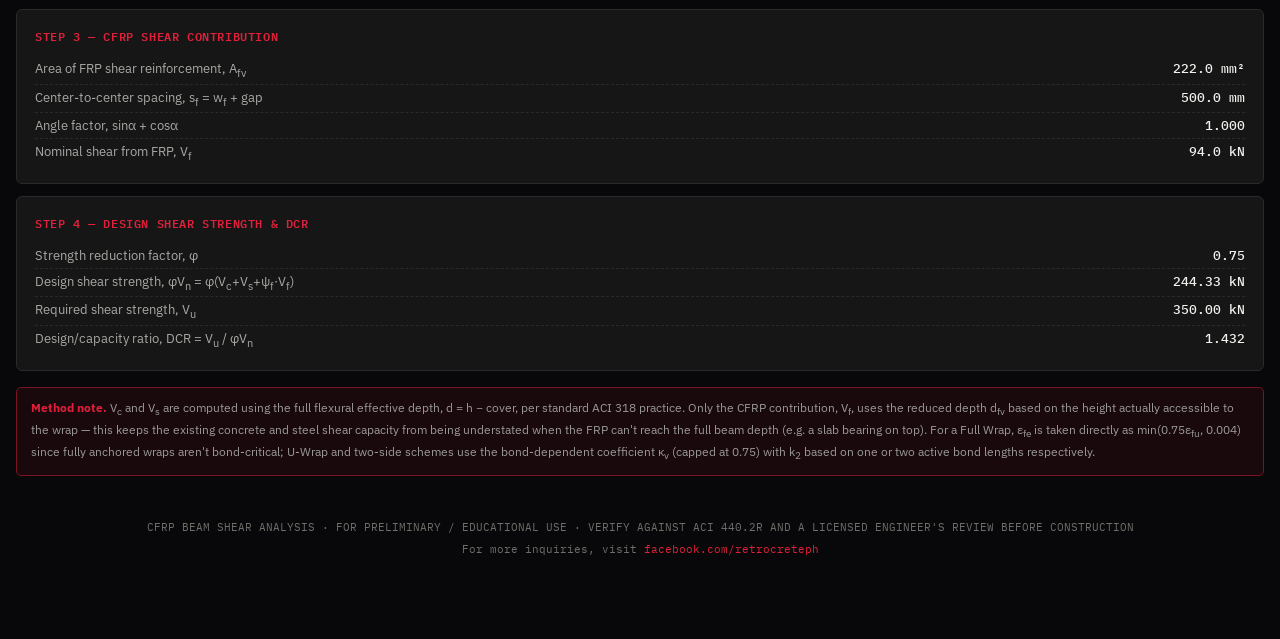
<file: beam-shear.html>
<!DOCTYPE html>
<html lang="en">
<head>
<meta charset="UTF-8">
<meta name="viewport" content="width=device-width, initial-scale=1.0">
<title>RetroCrete FC — CFRP Beam Shear Analysis</title>
<link rel="preconnect" href="https://fonts.googleapis.com">
<link rel="preconnect" href="https://fonts.gstatic.com" crossorigin>
<link href="https://fonts.googleapis.com/css2?family=Space+Grotesk:wght@500;600&family=IBM+Plex+Sans:wght@400;500;600&family=IBM+Plex+Mono:wght@400;500;600&display=swap" rel="stylesheet">
<link rel="stylesheet" href="/assets/style.css">
<style>
  .grid{display:grid; grid-template-columns:1fr 1fr; gap:24px;}
</style>
</head>
<body>
<script src="/assets/nav.js"></script>
<div class="wrap">

  <header class="title-block">
    <div style="display:flex; align-items:flex-start; gap:16px;">
      <div class="brand-mark"><img src="/assets/retrocrete-logo.jpg" alt="RetroCrete FC logo"></div>
      <div>
        <h1>CFRP beam shear strengthening — analysis</h1>
        <p>Checks the design shear capacity of a reinforced concrete beam strengthened with externally bonded CFRP shear reinforcement, per the ACI 440.2R method.</p>
      </div>
    </div>
    <div class="meta">
      METHOD <span>ACI 440.2R</span><br>
      MEMBER <span>BEAM</span><br>
      MODE <span>ANALYSIS</span>
    </div>
  </header>

  <div class="grid-3col">
    <!-- INPUT: COLUMN 1 -->
    <div class="card">
      <h2>Beam &amp; stirrups</h2>
      <p class="sub">Existing section, unstrengthened.</p>

      <div class="row"><label>Beam width, b<sub>w</sub></label><input type="number" id="bw" value="300" step="25" oninput="runCalc()"><span class="unit">mm</span></div>
      <div class="row"><label>Beam depth, h</label><input type="number" id="h" value="500" step="25" oninput="runCalc()"><span class="unit">mm</span></div>
      <div class="row"><label>Slab thickness</label><input type="number" id="slabT" value="150" min="0" step="25" oninput="runCalc()"><span class="unit">mm</span></div>
      <div class="row"><label>Available height for wrap</label><input type="number" id="hAvail" value="350" readonly><span class="unit">mm</span></div>
      <div class="row"><label>Steel cover</label><input type="number" id="cover" value="60" oninput="runCalc()"><span class="unit">mm</span></div>
      <div class="row"><label>Stirrup bar diameter</label><input type="number" id="dbStirrup" value="10" oninput="runCalc()"><span class="unit">mm</span></div>
      <div class="row"><label>No. of stirrup legs</label><input type="number" id="nLegs" value="2" step="1" oninput="runCalc()"><span class="unit">pcs</span></div>
      <div class="row"><label>Stirrup spacing</label><input type="number" id="sStirrup" value="150" oninput="runCalc()"><span class="unit">mm</span></div>
      <div class="row"><label>Concrete strength, f'<sub>c</sub></label><input type="number" id="fc" value="28" oninput="runCalc()"><span class="unit">MPa</span></div>
      <div class="row"><label>Transverse bar yield, f<sub>yv</sub></label><input type="number" id="fyv" value="276" oninput="runCalc()"><span class="unit">MPa</span></div>

      <div class="section-title">Required shear</div>
      <div class="row"><label>Required ultimate shear, V<sub>u</sub></label><input type="number" id="VuKN" value="350" oninput="runCalc()"><span class="unit">kN</span></div>
    </div>

    <!-- INPUT: COLUMN 2 -->
    <div class="card">
      <h2>CFRP system</h2>
      <p class="sub">Manufacturer-reported (uncorrected) properties.</p>

      <div class="row" style="grid-template-columns:1fr;"><label>Wrap configuration</label></div>
      <select id="wrap" onchange="runCalc()" style="margin-bottom:10px;">
        <option value="uwrap" selected>U-Wrap (3-side)</option>
        <option value="full">Full wrap</option>
        <option value="two-sides">Two sides bonded</option>
      </select>

      <div class="row" style="grid-template-columns:1fr;"><label>Strip layout</label></div>
      <select id="stripLayout" onchange="applyStripLayout()" style="margin-bottom:10px;">
        <option value="full" selected>Full wrap (continuous)</option>
        <option value="spaced">Spaced out (discrete strips)</option>
      </select>

      <div class="two-col">
        <div class="row" style="grid-template-columns:1fr;"><label>Fiber type</label></div>
        <div class="row" style="grid-template-columns:1fr;"><label>Exposure condition</label></div>
      </div>
      <div class="two-col">
        <select id="fiber" onchange="runCalc()">
          <option value="carbon" selected>Carbon</option>
          <option value="glass">Glass</option>
          <option value="aramid">Aramid</option>
        </select>
        <select id="exposure" onchange="runCalc()">
          <option value="interior" selected>Interior</option>
          <option value="exterior">Exterior</option>
          <option value="aggressive">Aggressive</option>
        </select>
      </div>

      <div class="section-title" style="margin-top:12px;">Product selection</div>
      <div class="row" style="grid-template-columns:1fr;"><label>CFRP product</label></div>
      <select id="cfrpProduct" onchange="applyCfrpProduct()" style="margin-bottom:10px;">
        <option value="RETROWRAP - 200 GSM" selected>RETROWRAP — 200 GSM</option>
        <option value="RETROWRAP - 300 GSM">RETROWRAP — 300 GSM</option>
        <option value="RETROWRAP - 600 GSM">RETROWRAP — 600 GSM</option>
        <option value="RETROPLATE - 200 GSM">RETROPLATE — 200 GSM</option>
        <option value="RETROPLATE - 300 GSM">RETROPLATE — 300 GSM</option>
        <option value="RETROPLATE - 600 GSM">RETROPLATE — 600 GSM</option>
      </select>

      <div class="section-title">Ply properties</div>
      <div class="row"><label>Thickness per ply</label><input type="number" step="0.001" id="tf" value="0.111" readonly oninput="runCalc()"><span class="unit">mm</span></div>
      <div class="row"><label>Ultimate tensile strength, f*<sub>fu</sub></label><input type="number" id="ffu" value="3400" readonly oninput="runCalc()"><span class="unit">MPa</span></div>
      <div class="row"><label>Rupture strain, ε*<sub>fu</sub></label><input type="number" step="0.0001" id="efu" value="0.018" readonly oninput="runCalc()"><span class="unit">mm/mm</span></div>
      <div class="row"><label>Modulus of elasticity, E<sub>f</sub></label><input type="number" id="Ef" value="230000" readonly oninput="runCalc()"><span class="unit">MPa</span></div>
      <div class="row"><label>Number of plies</label><input type="number" id="plies" min="1" step="1" value="2" oninput="runCalc()"><span class="unit">pcs</span></div>
      <div class="row"><label>Width of strip, w<sub>f</sub></label><input type="number" id="wf" value="500" oninput="runCalc()"><span class="unit">mm</span></div>
      <div class="row"><label>Clear spacing between strips</label><input type="number" id="gap" min="0" value="0" readonly oninput="runCalc()"><span class="unit">mm</span></div>
      <div class="row"><label>Angle of FRP from horizontal, α</label><input type="number" id="betaDeg" value="90" min="30" max="90" oninput="runCalc()"><span class="unit">deg</span></div>

      <div class="live-note" style="margin-top:20px;"><span class="live-dot"></span>Recalculates live as you type.</div>
    </div>

    <!-- RESULTS: COLUMN 3 -->
    <div id="resultsSection" class="results-col" style="scroll-margin-top:20px;">
      <div class="dcr-panel">
        <div class="label">Design / capacity ratio</div>
        <div class="dcr-value" id="dcrValue">—</div>
        <span class="dcr-status" id="dcrStatus">RUN ANALYSIS</span>
        <div class="dcr-bar-track"><div class="dcr-bar-fill" id="dcrBar" style="width:0%; background:var(--teal-deep);"></div></div>
        <div class="dcr-sub">
          <div><span class="k">Design shear, φV<sub>n</sub></span><span class="v" id="outPhiVn">—</span></div>
          <div><span class="k">Required shear, V<sub>u</sub></span><span class="v" id="outVreq">—</span></div>
          <div><span class="k">FRP contribution, ψ<sub>f</sub>·V<sub>f</sub></span><span class="v" id="outVfShare">—</span></div>
          <div><span class="k">Original strength, φ(V<sub>c</sub>+V<sub>s</sub>)</span><span class="v" id="outOriginal">—</span></div>
        </div>
      </div>

      <div class="section-diagram">
        <svg id="shearSvg" viewBox="0 0 700 260"></svg>
        <div class="diag-caption" id="diagCaption">Cross-section and elevation, drawn to the input dimensions.</div>
        <div class="diag-legend">
          <span><span class="swatch" style="background:#8a5a12;"></span>Existing stirrup</span>
          <span><span class="swatch" style="background:#c9102e;"></span>CFRP strip</span>
          <span><span class="swatch" style="background:repeating-linear-gradient(45deg,#8a8a86,#8a8a86 2px,transparent 2px,transparent 4px);"></span>Slab / inaccessible zone</span>
        </div>
      </div>
    </div>
  </div>

  <div class="steps" id="stepsWrap" style="display:none;">
    <h2>Calculation trail</h2>

    <div class="step-block">
      <h3>Step 1 — unstrengthened shear capacity</h3>
      <div class="step-row"><span class="k">Flexural effective depth, d = h − cover</span><span class="v" id="s_d">—</span></div>
      <div class="step-row"><span class="k">FRP-effective depth, d<sub>fv</sub> = h(avail) − cover</span><span class="v" id="s_dfv">—</span></div>
      <div class="step-row"><span class="k">Concrete shear capacity, V<sub>c</sub> = 0.17√f'<sub>c</sub>·b<sub>w</sub>·d</span><span class="v" id="s_Vc">—</span></div>
      <div class="step-row"><span class="k">Stirrup area, A<sub>v</sub> (all legs)</span><span class="v" id="s_Av">—</span></div>
      <div class="step-row"><span class="k">Stirrup shear capacity, V<sub>s</sub> = A<sub>v</sub>·f<sub>yv</sub>·d/s</span><span class="v" id="s_Vs">—</span></div>
    </div>

    <div class="step-block">
      <h3>Step 2 — CFRP design properties &amp; effective strain</h3>
      <div class="step-row"><span class="k">Environmental reduction factor, C<sub>E</sub></span><span class="v" id="s_CE">—</span></div>
      <div class="step-row"><span class="k">Design tensile strength, f<sub>fu</sub> = C<sub>E</sub>·f*<sub>fu</sub></span><span class="v" id="s_ffu">—</span></div>
      <div class="step-row"><span class="k">Design rupture strain, ε<sub>fu</sub> = C<sub>E</sub>·ε*<sub>fu</sub></span><span class="v" id="s_efu">—</span></div>
      <div class="step-row"><span class="k">FRP strength reduction factor, ψ<sub>f</sub></span><span class="v" id="s_psi">—</span></div>
      <div class="step-row"><span class="k">Modification factor, concrete strength, k<sub>1</sub></span><span class="v" id="s_k1">—</span></div>
      <div class="step-row"><span class="k">Active bond length, L<sub>e</sub></span><span class="v" id="s_Le">—</span></div>
      <div class="step-row"><span class="k">Modification factor, wrap scheme, k<sub>2</sub></span><span class="v" id="s_k2">—</span></div>
      <div class="step-row"><span class="k">Bond-dependent coefficient, κ<sub>v</sub> (≤ 0.75)</span><span class="v" id="s_kv">—</span></div>
      <div class="step-row"><span class="k">Effective strain in CFRP, ε<sub>fe</sub></span><span class="v" id="s_efe">—</span></div>
      <div class="step-row"><span class="k">Effective stress in CFRP, f<sub>fe</sub></span><span class="v" id="s_ffe">—</span></div>
    </div>

    <div class="step-block">
      <h3>Step 3 — CFRP shear contribution</h3>
      <div class="step-row"><span class="k">Area of FRP shear reinforcement, A<sub>fv</sub></span><span class="v" id="s_Af">—</span></div>
      <div class="step-row"><span class="k">Center-to-center spacing, s<sub>f</sub> = w<sub>f</sub> + gap</span><span class="v" id="s_sf">—</span></div>
      <div class="step-row"><span class="k">Angle factor, sinα + cosα</span><span class="v" id="s_angle">—</span></div>
      <div class="step-row"><span class="k">Nominal shear from FRP, V<sub>f</sub></span><span class="v" id="s_Vf">—</span></div>
    </div>

    <div class="step-block">
      <h3>Step 4 — design shear strength &amp; DCR</h3>
      <div class="step-row"><span class="k">Strength reduction factor, φ</span><span class="v" id="s_phi">—</span></div>
      <div class="step-row"><span class="k">Design shear strength, φV<sub>n</sub> = φ(V<sub>c</sub>+V<sub>s</sub>+ψ<sub>f</sub>·V<sub>f</sub>)</span><span class="v" id="s_phiVn">—</span></div>
      <div class="step-row"><span class="k">Required shear strength, V<sub>u</sub></span><span class="v" id="s_Vu">—</span></div>
      <div class="step-row"><span class="k">Design/capacity ratio, DCR = V<sub>u</sub> / φV<sub>n</sub></span><span class="v" id="s_dcr">—</span></div>
    </div>

    <div class="note">
      <strong>Method note.</strong> V<sub>c</sub> and V<sub>s</sub> are computed using the full flexural effective depth, d = h − cover, per
      standard ACI 318 practice. Only the CFRP contribution, V<sub>f</sub>, uses the reduced depth d<sub>fv</sub> based on the height actually
      accessible to the wrap — this keeps the existing concrete and steel shear capacity from being understated when the
      FRP can't reach the full beam depth (e.g. a slab bearing on top). For a Full Wrap, ε<sub>fe</sub> is taken directly as
      min(0.75ε<sub>fu</sub>, 0.004) since fully anchored wraps aren't bond-critical; U-Wrap and two-side schemes use the
      bond-dependent coefficient κ<sub>v</sub> (capped at 0.75) with k<sub>2</sub> based on one or two active bond lengths respectively.
    </div>
  </div>

  <footer>CFRP BEAM SHEAR ANALYSIS · FOR PRELIMINARY / EDUCATIONAL USE · VERIFY AGAINST ACI 440.2R AND A LICENSED ENGINEER'S REVIEW BEFORE CONSTRUCTION<br>
  For more inquiries, visit <a href="https://web.facebook.com/retrocreteph/?_rdc=1&_rdr#" target="_blank" rel="noopener noreferrer" style="color:var(--teal); text-decoration:none;">facebook.com/retrocreteph</a>
  </footer>
</div>

<script>
const CE_TABLE = {
  interior:   { carbon:0.95, glass:0.75, aramid:0.85 },
  exterior:   { carbon:0.85, glass:0.65, aramid:0.75 },
  aggressive: { carbon:0.85, glass:0.50, aramid:0.70 }
};

// Manufacturer CFRP properties — sourced from Dropdown.xlsx (Type / Thickness / Ultimate
// Tensile Strength / Rupture Strain / Modulus of Elasticity lookup table).
const CFRP_PRODUCTS = {
  'RETROWRAP - 200 GSM':  { tf:0.111, ffu:3400, efu:0.018, Ef:230000 },
  'RETROWRAP - 300 GSM':  { tf:0.167, ffu:3400, efu:0.018, Ef:230000 },
  'RETROWRAP - 600 GSM':  { tf:0.333, ffu:3400, efu:0.018, Ef:230000 },
  'RETROPLATE - 200 GSM': { tf:0.111, ffu:4900, efu:0.019, Ef:240000 },
  'RETROPLATE - 300 GSM': { tf:0.167, ffu:4900, efu:0.019, Ef:240000 },
  'RETROPLATE - 600 GSM': { tf:0.333, ffu:4900, efu:0.019, Ef:240000 }
};

function applyCfrpProduct(){
  const key = document.getElementById('cfrpProduct').value;
  const fieldIds = ['tf','ffu','efu','Ef'];
  const p = CFRP_PRODUCTS[key];
  const targets = { tf:[p.tf,3], ffu:[p.ffu,0], efu:[p.efu,4], Ef:[p.Ef,0] };
  fieldIds.forEach(id => {
    const el = document.getElementById(id);
    const fromVal = parseFloat(el.value);
    const [toVal, decimals] = targets[id];
    el.value = toVal;                 // real value — used immediately for calc
    el.setAttribute('readonly','readonly');
    animateInputDisplay(el, isFinite(fromVal) ? fromVal : toVal, toVal, decimals); // cosmetic count-up
  });
  runCalc();
}

function applyStripLayout(){
  const layout = document.getElementById('stripLayout').value;
  const gapEl = document.getElementById('gap');
  if (layout === 'full'){
    const fromVal = parseFloat(gapEl.value);
    gapEl.value = 0;                  // real value — used immediately for calc
    gapEl.setAttribute('readonly','readonly');
    animateInputDisplay(gapEl, isFinite(fromVal) ? fromVal : 0, 0, 1); // cosmetic count-down
  } else {
    const wf = parseFloat(document.getElementById('wf').value);
    const toVal = isFinite(wf) ? wf : 0;
    const fromVal = parseFloat(gapEl.value);
    gapEl.removeAttribute('readonly');
    gapEl.value = toVal;              // real value — used immediately for calc
    animateInputDisplay(gapEl, isFinite(fromVal) ? fromVal : toVal, toVal, 1); // cosmetic count-up
  }
  runCalc();
}

function num(id){ return parseFloat(document.getElementById(id).value); }
function fmt(v, d=2){
  if(!isFinite(v)) return '—';
  return v.toLocaleString(undefined, {minimumFractionDigits:d, maximumFractionDigits:d});
}

/* ---------- smooth "Excel-like" number transitions ---------- */
const _animState = {};
function setAnimatedText(id, rawVal, decimals, suffix=''){
  const el = document.getElementById(id);
  if(!el) return;
  if(typeof rawVal !== 'number' || !isFinite(rawVal)){
    if(_animState[id]){ cancelAnimationFrame(_animState[id]); delete _animState[id]; }
    el.textContent = (rawVal === null || rawVal === undefined) ? '—' : rawVal;
    delete el.dataset.rawValue;
    return;
  }
  const prevRaw = el.dataset.rawValue;
  const prevVal = prevRaw !== undefined ? parseFloat(prevRaw) : NaN;
  el.dataset.rawValue = rawVal;
  if(!isFinite(prevVal) || Math.abs(prevVal - rawVal) < 1e-9){
    el.textContent = fmt(rawVal, decimals) + suffix;
    return;
  }
  if(_animState[id]) cancelAnimationFrame(_animState[id]);
  const duration = 380, start = performance.now();
  function step(now){
    const t = Math.min(1, (now - start) / duration);
    const eased = 1 - Math.pow(1 - t, 3);
    el.textContent = fmt(prevVal + (rawVal - prevVal) * eased, decimals) + suffix;
    if (t < 1){ _animState[id] = requestAnimationFrame(step); }
    else { el.textContent = fmt(rawVal, decimals) + suffix; delete _animState[id]; }
  }
  _animState[id] = requestAnimationFrame(step);
}
function animateInputDisplay(el, fromVal, toVal, decimals){
  if(!el || !isFinite(fromVal) || Math.abs(fromVal - toVal) < 1e-9) return;
  const id = el.id + '__input';
  if(_animState[id]) cancelAnimationFrame(_animState[id]);
  const duration = 380, start = performance.now();
  function step(now){
    const t = Math.min(1, (now - start) / duration);
    const eased = 1 - Math.pow(1 - t, 3);
    el.value = (fromVal + (toVal - fromVal) * eased).toFixed(decimals);
    if (t < 1){ _animState[id] = requestAnimationFrame(step); }
    else { el.value = toVal; delete _animState[id]; }
  }
  _animState[id] = requestAnimationFrame(step);
}

/* ---------- draggable β (angle) handle on the elevation diagram ---------- */
let angleVertexSvgPoint = null, angleArcRadius = 42, isDraggingAngle = false;
function svgPointFromEvent(svg, evt){
  const pt = svg.createSVGPoint();
  pt.x = evt.clientX; pt.y = evt.clientY;
  const ctm = svg.getScreenCTM();
  return ctm ? pt.matrixTransform(ctm.inverse()) : null;
}
function onAngleDragMove(evt){
  if (!isDraggingAngle || !angleVertexSvgPoint) return;
  const svg = document.getElementById('shearSvg');
  const p = svgPointFromEvent(svg, evt);
  if (!p) return;
  const dx = p.x - angleVertexSvgPoint.x;
  const dy = angleVertexSvgPoint.y - p.y;
  let angleDeg = Math.atan2(dy, dx) * 180 / Math.PI;
  angleDeg = Math.round(Math.max(30, Math.min(90, angleDeg)));
  const betaInput = document.getElementById('betaDeg');
  if (parseFloat(betaInput.value) !== angleDeg){
    betaInput.value = angleDeg;
    runCalc();
  }
}
function onAngleDragEnd(){
  isDraggingAngle = false;
  const svg = document.getElementById('shearSvg');
  if (svg) svg.style.cursor = '';
  window.removeEventListener('pointermove', onAngleDragMove);
  window.removeEventListener('pointerup', onAngleDragEnd);
}

function runCalc(){
  const bw = num('bw'), h = num('h'), slabT = Math.max(0, num('slabT')), cover = num('cover'),
        dbStirrup = num('dbStirrup'), nLegs = num('nLegs'), sStirrup = num('sStirrup'),
        fc = num('fc'), fyv = num('fyv'), VuKN = num('VuKN'),
        wrap = document.getElementById('wrap').value,
        fiber = document.getElementById('fiber').value,
        exposure = document.getElementById('exposure').value,
        tf = num('tf'), ffuStar = num('ffu'), efuStar = num('efu'), Ef = num('Ef'),
        plies = num('plies'), wf = num('wf'), gap = Math.max(0, num('gap')), betaDeg = num('betaDeg');

  if ([bw,h,slabT,cover,dbStirrup,nLegs,sStirrup,fc,fyv,VuKN,tf,ffuStar,efuStar,Ef,plies,wf,betaDeg].some(v => !isFinite(v))) return;

  const hAvail = Math.max(0, h - slabT);
  document.getElementById('hAvail').value = hAvail.toFixed(0);

  const d = h - cover;
  const dfv = Math.min(hAvail, h) - cover;
  const sf = wf + gap;

  const Vc_N = 0.17*Math.sqrt(fc)*bw*d;
  const Av = nLegs*0.25*Math.PI*dbStirrup*dbStirrup;
  const Vs_N = Av*fyv*d/sStirrup;

  const CE = CE_TABLE[exposure][fiber];
  const ffuDesign = CE*ffuStar;
  const efuDesign = CE*efuStar;

  const psiF = wrap === 'full' ? 0.95 : 0.85;

  let efe, k1=null, Le=null, k2=null, kv=null, governLabel;
  if (wrap === 'full'){
    efe = Math.min(0.004, 0.75*efuDesign);
    governLabel = (0.75*efuDesign <= 0.004) ? 'rupture (0.75·εfu)' : 'strain cap (0.004)';
  } else {
    k1 = Math.pow(fc/27, 2/3);
    Le = 23300/Math.pow(plies*tf*Ef, 0.58);
    k2 = wrap === 'two-sides' ? (dfv - 2*Le)/dfv : (dfv - Le)/dfv;
    k2 = Math.max(0, k2);
    kv = (k1*k2*Le)/(11900*efuDesign);
    kv = Math.min(Math.max(kv,0), 0.75);
    efe = Math.min(kv*efuDesign, 0.004);
    governLabel = (kv*efuDesign <= 0.004) ? 'bond (κv·εfu)' : 'strain cap (0.004)';
  }

  const ffe = Ef*efe;
  const Af = 2*plies*tf*wf;
  const betaRad = betaDeg*Math.PI/180;
  const angleFactor = Math.sin(betaRad) + Math.cos(betaRad);
  const Vf_N = Af*ffe*dfv*angleFactor/sf;

  const phi = 0.75;
  const phiVn_N = phi*(Vc_N + Vs_N + psiF*Vf_N);
  const phiVn_kN = phiVn_N/1000;
  const dcr = VuKN/phiVn_kN;

  setAnimatedText('dcrValue', dcr, 2);
  const dcrStatus = document.getElementById('dcrStatus');
  const dcrBar = document.getElementById('dcrBar');
  if (dcr <= 1){
    dcrStatus.textContent = 'ADEQUATE';
    dcrStatus.className = 'dcr-status ok';
    dcrBar.style.background = 'var(--ok-deep)';
  } else {
    dcrStatus.textContent = 'INADEQUATE';
    dcrStatus.className = 'dcr-status fail';
    dcrBar.style.background = 'var(--danger-deep)';
  }
  dcrBar.style.width = Math.min(100, dcr*100) + '%';

  setAnimatedText('outPhiVn', phiVn_kN, 1, ' kN');
  setAnimatedText('outVreq', VuKN, 1, ' kN');
  setAnimatedText('outVfShare', psiF*Vf_N/1000, 1, ' kN');
  setAnimatedText('outOriginal', phi*(Vc_N+Vs_N)/1000, 1, ' kN');

  setAnimatedText('s_d', d, 1, ' mm');
  setAnimatedText('s_dfv', dfv, 1, ' mm');
  setAnimatedText('s_Vc', Vc_N/1000, 1, ' kN');
  setAnimatedText('s_Av', Av, 1, ' mm²');
  setAnimatedText('s_Vs', Vs_N/1000, 1, ' kN');

  setAnimatedText('s_CE', CE, 2);
  setAnimatedText('s_ffu', ffuDesign, 1, ' MPa');
  setAnimatedText('s_efu', efuDesign, 5);
  setAnimatedText('s_psi', psiF, 2);
  setAnimatedText('s_k1', k1===null ? 'n/a (full wrap)' : k1, 3);
  setAnimatedText('s_Le', Le===null ? 'n/a (full wrap)' : Le, 2, ' mm');
  setAnimatedText('s_k2', k2===null ? 'n/a (full wrap)' : k2, 4);
  setAnimatedText('s_kv', kv===null ? 'n/a (full wrap)' : kv, 4);
  setAnimatedText('s_efe', efe, 5);
  setAnimatedText('s_ffe', ffe, 1, ' MPa');

  setAnimatedText('s_Af', Af, 1, ' mm²');
  setAnimatedText('s_sf', sf, 1, ' mm');
  setAnimatedText('s_angle', angleFactor, 3);
  setAnimatedText('s_Vf', Vf_N/1000, 1, ' kN');

  setAnimatedText('s_phi', phi, 2);
  setAnimatedText('s_phiVn', phiVn_kN, 2, ' kN');
  setAnimatedText('s_Vu', VuKN, 2, ' kN');
  setAnimatedText('s_dcr', dcr, 3);

  document.getElementById('stepsWrap').style.display = 'block';
  drawShearDiagram(bw, h, hAvail, cover, dbStirrup, sf, wf, gap, wrap, betaDeg);
}

function vDim(x, yA, yB, label, fontSize=12){
  const tick=5;
  const y1=Math.min(yA,yB), y2=Math.max(yA,yB);
  const mid=(y1+y2)/2;
  const charW=fontSize*0.62, textW=label.length*charW+6, textH=fontSize*1.2;
  return `
    <line x1="${(x-tick).toFixed(1)}" y1="${y1.toFixed(1)}" x2="${(x+tick).toFixed(1)}" y2="${y1.toFixed(1)}" stroke="#6e6e6a" stroke-width="1"/>
    <line x1="${(x-tick).toFixed(1)}" y1="${y2.toFixed(1)}" x2="${(x+tick).toFixed(1)}" y2="${y2.toFixed(1)}" stroke="#6e6e6a" stroke-width="1"/>
    <line x1="${x.toFixed(1)}" y1="${y1.toFixed(1)}" x2="${x.toFixed(1)}" y2="${y2.toFixed(1)}" stroke="#6e6e6a" stroke-width="1"/>
    <rect x="${(-textW/2).toFixed(1)}" y="${(-textH/2).toFixed(1)}" width="${textW.toFixed(1)}" height="${textH.toFixed(1)}" fill="#e9e3d0" transform="translate(${x.toFixed(1)} ${mid.toFixed(1)}) rotate(-90)"/>
    <text x="0" y="0" font-size="${fontSize}" fill="#242423" font-family="IBM Plex Mono, monospace" text-anchor="middle" dominant-baseline="middle" transform="translate(${x.toFixed(1)} ${mid.toFixed(1)}) rotate(-90)">${label}</text>
  `;
}
function hDim(xA, xB, y, label, fontSize=13){
  const tick=5;
  const x1=Math.min(xA,xB), x2=Math.max(xA,xB);
  const mid=(x1+x2)/2;
  const charW=fontSize*0.62, textW=label.length*charW+6, textH=fontSize*1.2;
  return `
    <line x1="${x1.toFixed(1)}" y1="${(y-tick).toFixed(1)}" x2="${x1.toFixed(1)}" y2="${(y+tick).toFixed(1)}" stroke="#6e6e6a" stroke-width="1"/>
    <line x1="${x2.toFixed(1)}" y1="${(y-tick).toFixed(1)}" x2="${x2.toFixed(1)}" y2="${(y+tick).toFixed(1)}" stroke="#6e6e6a" stroke-width="1"/>
    <line x1="${x1.toFixed(1)}" y1="${y.toFixed(1)}" x2="${x2.toFixed(1)}" y2="${y.toFixed(1)}" stroke="#6e6e6a" stroke-width="1"/>
    <rect x="${(mid-textW/2).toFixed(1)}" y="${(y-textH/2).toFixed(1)}" width="${textW.toFixed(1)}" height="${textH.toFixed(1)}" fill="#e9e3d0"/>
    <text x="${mid.toFixed(1)}" y="${y.toFixed(1)}" font-size="${fontSize}" fill="#242423" font-family="IBM Plex Mono, monospace" text-anchor="middle" dominant-baseline="middle">${label}</text>
  `;
}

function drawShearDiagram(bw, h, hAvail, cover, dbStirrup, sf, wf, gap, wrap, betaDeg){
  const svg = document.getElementById('shearSvg');
  const hEff = Math.min(hAvail, h);
  const d = h - cover;

  // shared scale between cross-section (top) and elevation (bottom)
  const crossMaxW = 260, crossMaxH = 340;
  const elevMaxW = 760, elevMaxH = 300;
  const nStrips = 3;
  const endMargin = 130;
  const contentLenMM = (nStrips-1)*sf + wf;   // span from left edge of first strip to right edge of last strip

  // FRP strips lean per beta (angle from horizontal); reserve extra room on the
  // right so the lean never runs off the canvas, regardless of scale.
  const betaClamped = Math.max(30, Math.min(90, betaDeg));
  const stripHmmApprox = Math.min(hAvail, h) - cover;
  const leanMM = betaClamped >= 89.9 ? 0 : Math.max(0, stripHmmApprox) / Math.tan(betaClamped*Math.PI/180);

  const elevLenMM = contentLenMM + 2*endMargin + leanMM;

  const scale = Math.min(crossMaxW/bw, crossMaxH/h, elevMaxW/elevLenMM, elevMaxH/h);

  const hatchH = (h - hEff)*scale;
  const showRightDims = hatchH > 0.3;
  const flangeOverhang = showRightDims ? 16 : 0;
  const dimNearOffset = showRightDims ? 42 : 20;
  const dimFarOffset = showRightDims ? 66 : 44;
  const leftDimMargin = dimFarOffset + 18, rightDimMargin = showRightDims ? dimFarOffset + 18 : 16;

  const crossW = bw*scale, crossH = h*scale;
  const elevW = elevLenMM*scale, elevH = h*scale;
  const suppW = 8;

  const crossNeeded = leftDimMargin + crossW + rightDimMargin;
  const elevNeeded = elevW + 2*suppW + 40;
  const viewW = Math.max(crossNeeded, elevNeeded) + 40;

  const padTop = 30;
  const crossX0 = (viewW - crossW)/2;
  const crossYTop = padTop;
  const crossYBot = crossYTop + crossH;

  const elevYTop = crossYBot + 78;   // room for the bw dimension line below cross-section + the wf/sf label above elevation
  const elevYBot = elevYTop + elevH;
  const elevX0 = (viewW - elevW)/2;

  const viewH = elevYBot + 56;
  svg.setAttribute('viewBox', `0 0 ${viewW.toFixed(1)} ${viewH.toFixed(1)}`);

  function hatchDefs(id){
    return `<pattern id="${id}" width="6" height="6" patternTransform="rotate(45)" patternUnits="userSpaceOnUse">
      <rect width="6" height="6" fill="#e9e3d0"/>
      <line x1="0" y1="0" x2="0" y2="6" stroke="#8a8a86" stroke-width="2"/>
    </pattern>`;
  }

  // ---------- cross-section (top) ----------
  let cross = `
    <rect x="${crossX0.toFixed(1)}" y="${crossYTop.toFixed(1)}" width="${crossW.toFixed(1)}" height="${crossH.toFixed(1)}" fill="#c9c4b0" stroke="#242423" stroke-width="1.5"/>`;
  if (hatchH > 0.3){
    // slab flange — a short, wider strip sitting on the stem, representing a
    // small (truncated) portion of the slab. A simple double-diagonal "cut"
    // mark at each end is the standard engineering convention for a break.
    const fx0 = crossX0 - flangeOverhang, fx1 = crossX0 + crossW + flangeOverhang;
    const fy0 = crossYTop, fy1 = crossYTop + hatchH;
    cross += `<rect x="${fx0.toFixed(1)}" y="${fy0.toFixed(1)}" width="${(fx1-fx0).toFixed(1)}" height="${hatchH.toFixed(1)}" fill="url(#hatchCross)" stroke="#242423" stroke-width="1.5"/>`;

    const cutInset = Math.min(9, flangeOverhang + 5);
    const cutGap = 3.5, cutSlant = hatchH*0.35;
    const cutMark = (cx) => `
      <line x1="${(cx-cutGap/2).toFixed(1)}" y1="${(fy1+1).toFixed(1)}" x2="${(cx-cutGap/2+cutSlant).toFixed(1)}" y2="${(fy0-1).toFixed(1)}" stroke="#242423" stroke-width="1.2"/>
      <line x1="${(cx+cutGap/2).toFixed(1)}" y1="${(fy1+1).toFixed(1)}" x2="${(cx+cutGap/2+cutSlant).toFixed(1)}" y2="${(fy0-1).toFixed(1)}" stroke="#242423" stroke-width="1.2"/>`;
    cross += cutMark(fx0 + cutInset);
    cross += cutMark(fx1 - cutInset - cutSlant);
  }
  // stirrup outline (solid, 3 sides, inside face, representing existing steel)
  const stX0 = crossX0 + cover*scale*0.6, stY0 = crossYTop + Math.max(hatchH, cover*scale*0.6);
  const stW = crossW - 2*cover*scale*0.6, stH = (crossYTop+crossH) - stY0 - cover*scale*0.6;
  const stX1 = stX0 + Math.max(0,stW), stYBot = stY0 + Math.max(0,stH);
  cross += `<path d="M ${stX0.toFixed(1)} ${stY0.toFixed(1)} L ${stX0.toFixed(1)} ${stYBot.toFixed(1)} L ${stX1.toFixed(1)} ${stYBot.toFixed(1)} L ${stX1.toFixed(1)} ${stY0.toFixed(1)}" fill="none" stroke="#8a5a12" stroke-width="2.2" stroke-linejoin="round"/>`;

  const wrapStroke = 4;
  const wo = wrapStroke/2;
  if (wrap === 'full'){
    cross += `<rect x="${(crossX0-wo).toFixed(1)}" y="${(crossYTop-wo).toFixed(1)}" width="${(crossW+wrapStroke).toFixed(1)}" height="${(crossH+wrapStroke).toFixed(1)}" fill="none" stroke="#c9102e" stroke-width="${wrapStroke}"/>`;
  } else if (wrap === 'two-sides'){
    const yA = crossYTop + hatchH;
    cross += `<line x1="${crossX0.toFixed(1)}" y1="${yA.toFixed(1)}" x2="${crossX0.toFixed(1)}" y2="${(crossYTop+crossH).toFixed(1)}" stroke="#c9102e" stroke-width="${wrapStroke}"/>`;
    cross += `<line x1="${(crossX0+crossW).toFixed(1)}" y1="${yA.toFixed(1)}" x2="${(crossX0+crossW).toFixed(1)}" y2="${(crossYTop+crossH).toFixed(1)}" stroke="#c9102e" stroke-width="${wrapStroke}"/>`;
  } else {
    // U-wrap: both sides + bottom, open at top of the accessible zone
    const yA = crossYTop + hatchH;
    cross += `<path d="M ${crossX0.toFixed(1)} ${yA.toFixed(1)} L ${crossX0.toFixed(1)} ${(crossYTop+crossH).toFixed(1)} L ${(crossX0+crossW).toFixed(1)} ${(crossYTop+crossH).toFixed(1)} L ${(crossX0+crossW).toFixed(1)} ${yA.toFixed(1)}" fill="none" stroke="#c9102e" stroke-width="${wrapStroke}" stroke-linejoin="round"/>`;
  }

  // bw dimension (below the cross-section)
  cross += hDim(crossX0, crossX0+crossW, crossYBot+22, `bw = ${bw.toFixed(0)}`);

  // left-side dimensions: d (effective depth) nearer, h (total height) further out
  cross += vDim(crossX0-dimNearOffset, crossYTop, crossYTop+d*scale, `d = ${d.toFixed(0)}`);
  cross += vDim(crossX0-dimFarOffset, crossYTop, crossYBot, `h = ${h.toFixed(0)}`);

  // right-side dimensions: slab thickness nearer, available height further out — only when a slab/inaccessible zone exists
  if (showRightDims){
    cross += vDim(crossX0+crossW+dimNearOffset, crossYTop, crossYTop+hatchH, `t(slab) = ${(h-hEff).toFixed(0)}`);
    cross += vDim(crossX0+crossW+dimFarOffset, crossYTop+hatchH, crossYBot, `h(avail) = ${hEff.toFixed(0)}`);
  }

  // ---------- elevation (bottom) ----------
  let elev = `
    <rect x="${elevX0.toFixed(1)}" y="${elevYTop.toFixed(1)}" width="${elevW.toFixed(1)}" height="${elevH.toFixed(1)}" fill="#c9c4b0" stroke="#242423" stroke-width="1.5"/>`;
  if (hatchH > 0.3){
    elev += `<rect x="${elevX0.toFixed(1)}" y="${elevYTop.toFixed(1)}" width="${elevW.toFixed(1)}" height="${hatchH.toFixed(1)}" fill="url(#hatchElev)"/>
    <line x1="${elevX0.toFixed(1)}" y1="${(elevYTop+hatchH).toFixed(1)}" x2="${(elevX0+elevW).toFixed(1)}" y2="${(elevYTop+hatchH).toFixed(1)}" stroke="#242423" stroke-width="1" stroke-dasharray="3 2"/>`;
  }

  // supports (end columns), like the reference photo
  elev += `<rect x="${(elevX0-suppW).toFixed(1)}" y="${(elevYTop-6).toFixed(1)}" width="${suppW}" height="${(elevH+12).toFixed(1)}" fill="#1a1a1a"/>`;
  elev += `<rect x="${(elevX0+elevW).toFixed(1)}" y="${(elevYTop-6).toFixed(1)}" width="${suppW}" height="${(elevH+12).toFixed(1)}" fill="#1a1a1a"/>`;

  // FRP strips — drawn leaning at beta (angle from horizontal), matching the
  // reference detail. At beta = 90 they're plain vertical strips (lean = 0).
  const stripTop = wrap === 'full' ? elevYTop : elevYTop + hatchH;
  const stripH = (elevYTop+elevH) - stripTop;
  const shiftPx = leanMM * scale;

  let stripX = elevX0 + endMargin*scale;
  const stripXs = [];
  for (let i=0;i<nStrips;i++){
    stripXs.push(stripX);
    const xBL = stripX, xBR = stripX + wf*scale;
    const xTL = xBL + shiftPx, xTR = xBR + shiftPx;
    const yBot = stripTop + stripH;
    elev += `<path d="M ${xBL.toFixed(1)} ${yBot.toFixed(1)} L ${xBR.toFixed(1)} ${yBot.toFixed(1)} L ${xTR.toFixed(1)} ${stripTop.toFixed(1)} L ${xTL.toFixed(1)} ${stripTop.toFixed(1)} Z" fill="#c9102e" fill-opacity="0.88" stroke="#7c1322" stroke-width="0.75"/>`;
    stripX += sf*scale;
  }

  // interactive angle indicator — anchored at the bottom-right corner of the
  // middle strip, arc sweeps from the horizontal up to the strip's edge.
  {
    const vx = stripXs[1] + wf*scale;
    const vy = stripTop + stripH;
    const r = angleArcRadius;
    const betaRad = betaClamped*Math.PI/180;
    const arcPoint = (angDeg) => {
      const a = angDeg*Math.PI/180;
      return { x: vx + r*Math.cos(a), y: vy - r*Math.sin(a) };
    };
    elev += `<line x1="${vx.toFixed(1)}" y1="${vy.toFixed(1)}" x2="${(vx+r*1.4).toFixed(1)}" y2="${vy.toFixed(1)}" stroke="#6e6e6a" stroke-width="1" stroke-dasharray="3 2"/>`;
    const steps = Math.max(10, Math.round(betaClamped/4));
    let arcD = '';
    for (let i=0;i<=steps;i++){
      const p = arcPoint(betaClamped*i/steps);
      arcD += (i===0?'M':'L') + ` ${p.x.toFixed(1)} ${p.y.toFixed(1)} `;
    }
    elev += `<path d="${arcD.trim()}" fill="none" stroke="#242423" stroke-width="1.4"/>`;
    const labelAng = betaClamped/2*Math.PI/180;
    elev += `<text x="${(vx+(r+17)*Math.cos(labelAng)).toFixed(1)}" y="${(vy-(r+17)*Math.sin(labelAng)+4).toFixed(1)}" font-size="15" fill="#242423" font-family="Space Grotesk, sans-serif" font-weight="600" text-anchor="middle">β</text>`;
    const hp = arcPoint(betaClamped);
    elev += `<circle id="angleHandle" cx="${hp.x.toFixed(1)}" cy="${hp.y.toFixed(1)}" r="7.5" fill="#ffffff" stroke="#c9102e" stroke-width="2.5" style="cursor:grab; touch-action:none;"><title>Drag to set β — angle of FRP from horizontal</title></circle>`;
    angleVertexSvgPoint = { x: vx, y: vy };
  }

  // gap dimension between strip 1 and strip 2
  if (stripXs.length >= 2){
    const g0 = stripXs[0] + wf*scale;
    const g1 = stripXs[1];
    const dimY = elevYTop + elevH + 26;
    if (gap > 0.5){
      elev += `<line x1="${g0.toFixed(1)}" y1="${dimY.toFixed(1)}" x2="${g1.toFixed(1)}" y2="${dimY.toFixed(1)}" stroke="#6e6e6a" stroke-width="1"/>`;
      elev += `<line x1="${g0.toFixed(1)}" y1="${(dimY-4).toFixed(1)}" x2="${g0.toFixed(1)}" y2="${(dimY+4).toFixed(1)}" stroke="#6e6e6a" stroke-width="1"/>`;
      elev += `<line x1="${g1.toFixed(1)}" y1="${(dimY-4).toFixed(1)}" x2="${g1.toFixed(1)}" y2="${(dimY+4).toFixed(1)}" stroke="#6e6e6a" stroke-width="1"/>`;
      elev += `<text x="${((g0+g1)/2).toFixed(1)}" y="${(dimY+16).toFixed(1)}" font-size="13" fill="#242423" font-family="IBM Plex Mono, monospace" text-anchor="middle">sf − wf = ${gap.toFixed(0)} mm</text>`;
    } else {
      elev += `<text x="${((g0+g1)/2).toFixed(1)}" y="${(dimY+16).toFixed(1)}" font-size="13" fill="#242423" font-family="IBM Plex Mono, monospace" text-anchor="middle">continuous wrap</text>`;
    }
  }
  elev += `<text x="${(elevX0+elevW/2).toFixed(1)}" y="${(elevYTop-16).toFixed(1)}" font-size="13" fill="#242423" font-family="IBM Plex Mono, monospace" text-anchor="middle">wf = ${wf.toFixed(0)} mm · sf = ${sf.toFixed(0)} mm c/c</text>`;

  svg.innerHTML = `<defs>${hatchDefs('hatchCross')}${hatchDefs('hatchElev')}</defs>${cross}${elev}`;

  const wrapNames = {uwrap:'U-wrap (3-side)', full:'full wrap', 'two-sides':'two sides bonded'};
  document.getElementById('diagCaption').textContent = `Cross-section and elevation, drawn to scale — ${wrapNames[wrap]}. β = ${betaDeg.toFixed(0)}° from horizontal — drag the marker to adjust.`;
}

document.getElementById('shearSvg').addEventListener('pointerdown', function(e){
  const target = e.target.closest ? e.target.closest('#angleHandle') : null;
  if (!target) return;
  e.preventDefault();
  isDraggingAngle = true;
  this.style.cursor = 'grabbing';
  window.addEventListener('pointermove', onAngleDragMove);
  window.addEventListener('pointerup', onAngleDragEnd);
});

applyStripLayout();
applyCfrpProduct();
</script>
</body>
</html>
</file>
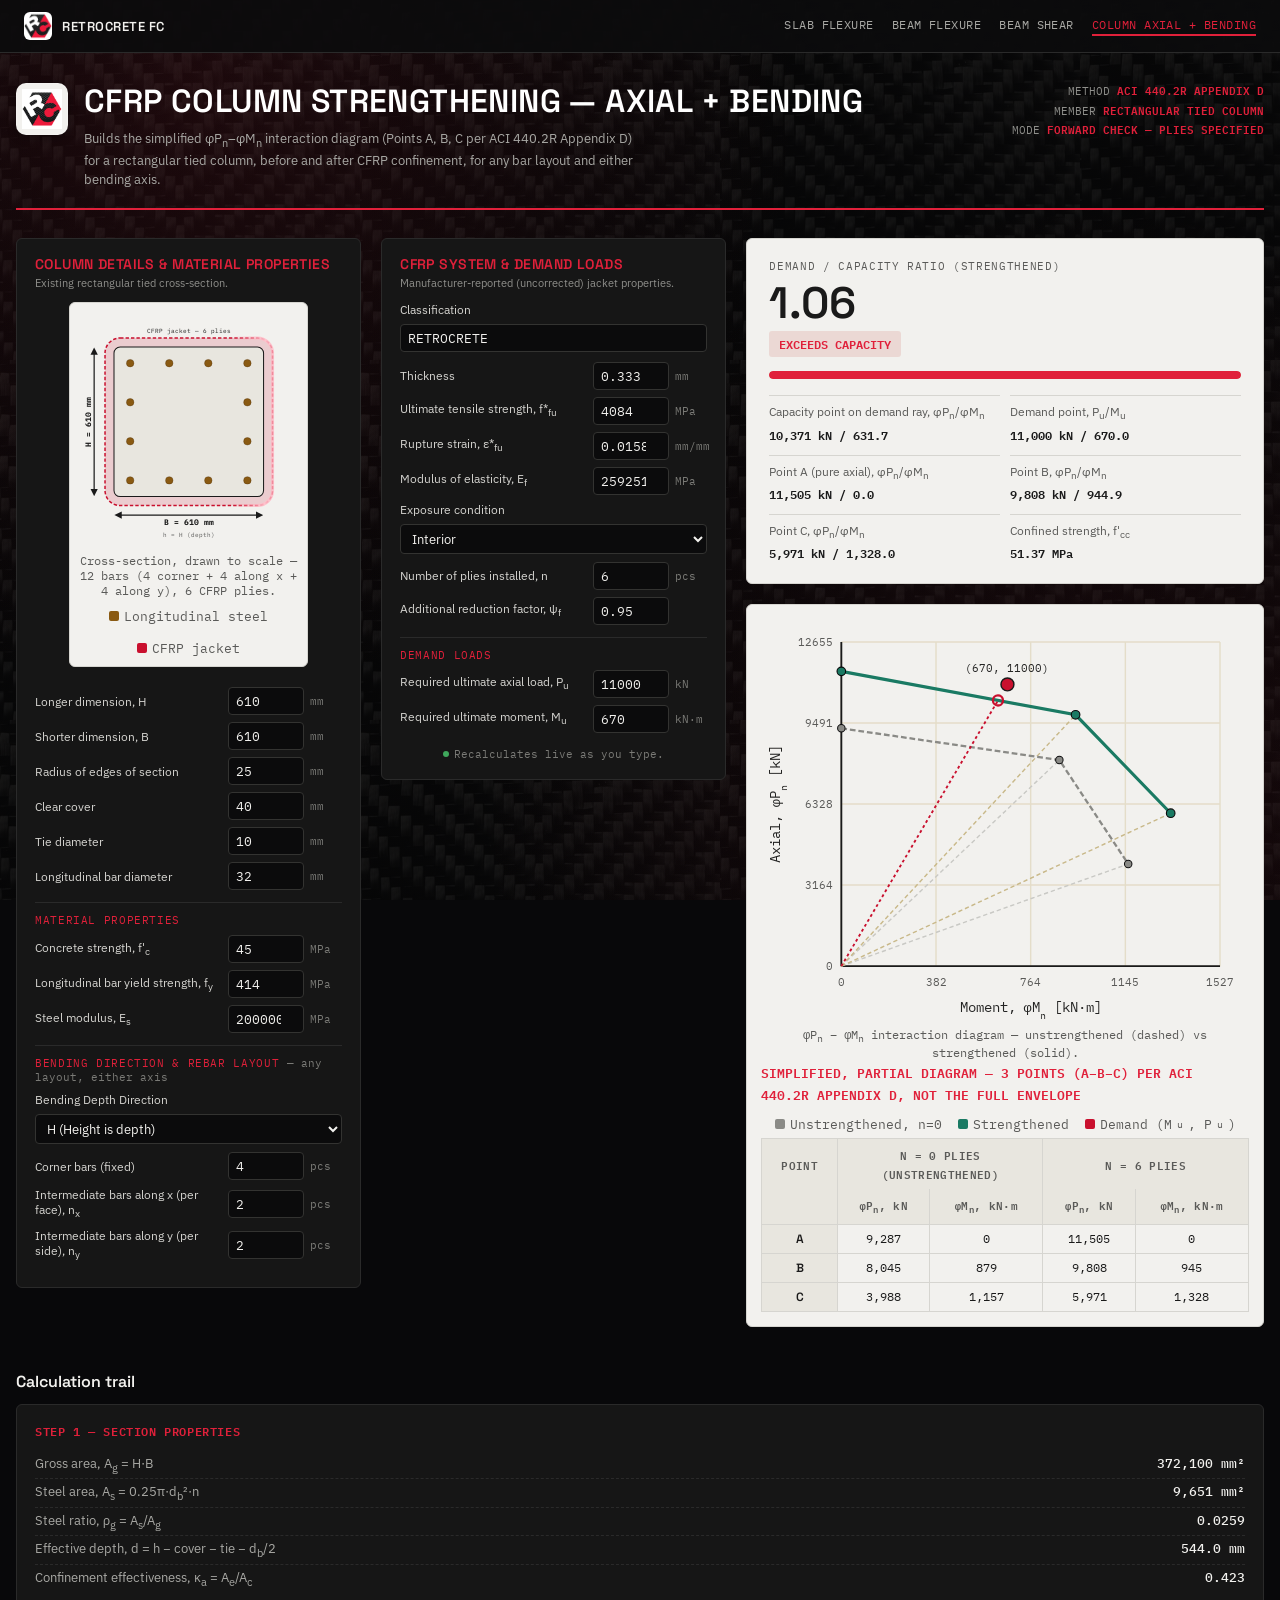
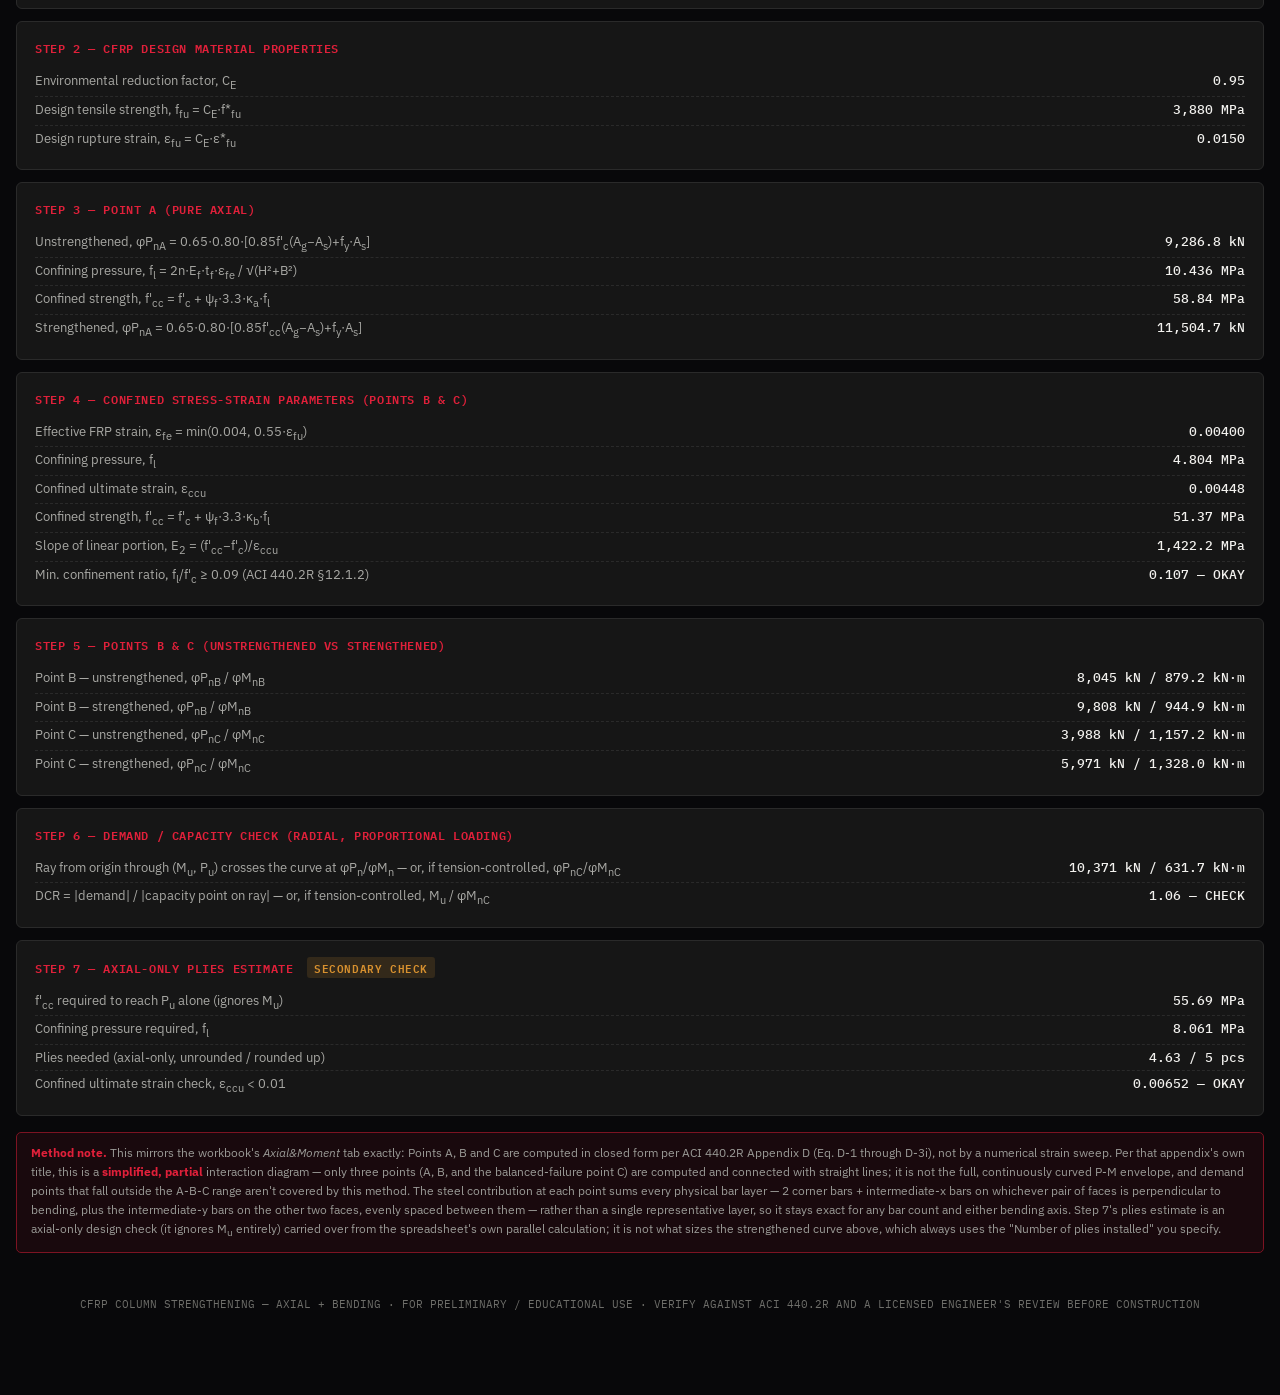
<file: column-axial-bending.html>
<!DOCTYPE html>
<html lang="en">
<head>
<meta charset="UTF-8">
<meta name="viewport" content="width=device-width, initial-scale=1.0">
<title>RetroCrete FC — CFRP Column Strengthening (Axial + Bending)</title>
<link rel="preconnect" href="https://fonts.googleapis.com">
<link rel="preconnect" href="https://fonts.gstatic.com" crossorigin>
<link href="https://fonts.googleapis.com/css2?family=Space+Grotesk:wght@500;600&family=IBM+Plex+Sans:wght@400;500;600&family=IBM+Plex+Mono:wght@400;500;600&display=swap" rel="stylesheet">
<link rel="stylesheet" href="/assets/style.css">
<style>
  .section-diagram.compact{max-width:78%; margin-left:auto; margin-right:auto; padding:10px;}
  .pm-table th, .pm-table td{border:1px solid var(--paper-line); padding:6px 8px; text-align:center;}
  .pm-table thead th{background:#e8e6df; font-weight:600; font-size:11px; color:var(--ink-soft); text-transform:uppercase; letter-spacing:0.03em;}
  .pm-table thead tr:first-child th{border-bottom:none;}
  .pm-table thead tr:last-child th{border-top:none; font-size:10.5px; text-transform:none;}
  .pm-table tbody td:first-child{font-weight:600; font-family:'Space Grotesk',sans-serif; background:#e8e6df;}
  .pm-table col.strengthened{background:rgba(26,122,99,0.05);}
  .pm-table{width:100%; border-collapse:collapse; margin-top:6px; font-family:'IBM Plex Mono',monospace; font-size:12px; color:var(--ink);}
</style>
</head>
<body>
<script src="/assets/nav.js"></script>
<div class="wrap">

  <header class="title-block">
    <div style="display:flex; align-items:flex-start; gap:16px;">
      <div class="brand-mark"><img src="/assets/retrocrete-logo.jpg" alt="RetroCrete FC logo"></div>
      <div>
        <h1>CFRP column strengthening — axial + bending</h1>
        <p>Builds the simplified φP<sub>n</sub>–φM<sub>n</sub> interaction diagram (Points A, B, C per ACI 440.2R Appendix D) for a rectangular tied column, before and after CFRP confinement, for any bar layout and either bending axis.</p>
      </div>
    </div>
    <div class="meta">
      METHOD <span>ACI 440.2R APPENDIX D</span><br>
      MEMBER <span>RECTANGULAR TIED COLUMN</span><br>
      MODE <span>FORWARD CHECK — PLIES SPECIFIED</span>
    </div>
  </header>

  <div class="grid-3col">
    <!-- COLUMN 1 -->
    <div class="card">
      <h2>Column details &amp; material properties</h2>
      <p class="sub">Existing rectangular tied cross-section.</p>

      <div class="section-diagram compact">
        <svg id="sectionSvg" viewBox="0 0 320 345"></svg>
        <div class="diag-caption" id="diagCaption">Cross-section, drawn to scale.</div>
        <div class="diag-legend">
          <span><span class="swatch" style="background:#8a5a12;"></span>Longitudinal steel</span>
          <span><span class="swatch" style="background:#c9102e;"></span>CFRP jacket</span>
        </div>
      </div>

      <div class="row"><label>Longer dimension, H</label><input type="number" id="H" value="610" min="50" oninput="runCalc()" onblur="clampInput('H')"><span class="unit">mm</span></div>
      <div class="row"><label>Shorter dimension, B</label><input type="number" id="B" value="610" min="50" oninput="runCalc()" onblur="clampInput('B')"><span class="unit">mm</span></div>
      <div class="row"><label>Radius of edges of section</label><input type="number" id="rc" value="25" min="0" oninput="runCalc()" onblur="clampInput('rc')"><span class="unit">mm</span></div>
      <div class="row"><label>Clear cover</label><input type="number" id="cover" value="40" min="0" oninput="runCalc()" onblur="clampInput('cover')"><span class="unit">mm</span></div>
      <div class="row"><label>Tie diameter</label><input type="number" id="tie" value="10" min="0" oninput="runCalc()" onblur="clampInput('tie')"><span class="unit">mm</span></div>
      <div class="row"><label>Longitudinal bar diameter</label><input type="number" id="db" value="32" min="1" oninput="runCalc()" onblur="clampInput('db')"><span class="unit">mm</span></div>

      <div class="section-title">Material properties</div>
      <div class="row"><label>Concrete strength, f'<sub>c</sub></label><input type="number" id="fc" value="45" min="1" oninput="runCalc()" onblur="clampInput('fc')"><span class="unit">MPa</span></div>
      <div class="row"><label>Longitudinal bar yield strength, f<sub>y</sub></label><input type="number" id="fy" value="414" min="1" oninput="runCalc()" onblur="clampInput('fy')"><span class="unit">MPa</span></div>
      <div class="row"><label>Steel modulus, E<sub>s</sub></label><input type="number" id="Es" value="200000" min="1" oninput="runCalc()" onblur="clampInput('Es')"><span class="unit">MPa</span></div>

      <div class="section-title">Bending direction &amp; rebar layout <span class="note-inline">— any layout, either axis</span></div>
      <div class="row" style="grid-template-columns:1fr;"><label>Bending Depth Direction</label></div>
      <select id="orientation" onchange="runCalc()" style="margin-bottom:8px;">
        <option value="H" selected>H (Height is depth)</option>
        <option value="B">B (Width is depth)</option>
      </select>
      <div class="row"><label>Corner bars (fixed)</label><input type="text" value="4" readonly><span class="unit">pcs</span></div>
      <div class="row"><label>Intermediate bars along x (per face), n<sub>x</sub></label><input type="number" id="nx" value="2" step="1" min="0" oninput="runCalc()" onblur="clampInput('nx')"><span class="unit">pcs</span></div>
      <div class="row"><label>Intermediate bars along y (per side), n<sub>y</sub></label><input type="number" id="ny" value="2" step="1" min="0" oninput="runCalc()" onblur="clampInput('ny')"><span class="unit">pcs</span></div>
    </div>

    <!-- COLUMN 2 -->
    <div class="card">
      <h2>CFRP system &amp; demand loads</h2>
      <p class="sub">Manufacturer-reported (uncorrected) jacket properties.</p>

      <div class="row"><label>Classification</label></div>
      <input type="text" id="classification" value="RETROCRETE" oninput="runCalc()" style="margin-bottom:10px;">

      <div class="row"><label>Thickness</label><input type="number" step="0.001" id="tf" value="0.333" min="0.001" oninput="runCalc()" onblur="clampInput('tf')"><span class="unit">mm</span></div>
      <div class="row"><label>Ultimate tensile strength, f*<sub>fu</sub></label><input type="number" id="ffu0" value="4084" min="1" oninput="runCalc()" onblur="clampInput('ffu0')"><span class="unit">MPa</span></div>
      <div class="row"><label>Rupture strain, ε*<sub>fu</sub></label><input type="number" step="0.0001" id="efu0" value="0.0158" min="0.00001" oninput="runCalc()" onblur="clampInput('efu0')"><span class="unit">mm/mm</span></div>
      <div class="row"><label>Modulus of elasticity, E<sub>f</sub></label><input type="number" id="Ef" value="259251" min="1" oninput="runCalc()" onblur="clampInput('Ef')"><span class="unit">MPa</span></div>
      <div class="row" style="grid-template-columns:1fr;"><label>Exposure condition</label></div>
      <select id="exposure" onchange="runCalc()" style="margin-bottom:8px;">
        <option value="interior" selected>Interior</option>
        <option value="exterior">Exterior</option>
        <option value="aggressive">Aggressive</option>
      </select>
      <div class="row"><label>Number of plies installed, n</label><input type="number" id="nplies" value="6" step="1" min="0" oninput="runCalc()" onblur="clampInput('nplies')"><span class="unit">pcs</span></div>
      <div class="row"><label>Additional reduction factor, ψ<sub>f</sub></label><input type="number" step="0.01" id="psif" value="0.95" min="0" oninput="runCalc()" onblur="clampInput('psif')"><span class="unit"></span></div>

      <div class="section-title">Demand loads</div>
      <div class="row"><label>Required ultimate axial load, P<sub>u</sub></label><input type="number" id="PuReq" value="11000" min="0" oninput="runCalc()" onblur="clampInput('PuReq')"><span class="unit">kN</span></div>
      <div class="row"><label>Required ultimate moment, M<sub>u</sub></label><input type="number" id="MuReq" value="670" min="0" oninput="runCalc()" onblur="clampInput('MuReq')"><span class="unit">kN·m</span></div>

      <div class="live-note" style="margin-top:14px;"><span class="live-dot"></span>Recalculates live as you type.</div>
    </div>

    <!-- COLUMN 3 : RESULTS -->
    <div class="results-col">
      <div class="dcr-panel">
        <div class="label">Demand / capacity ratio (strengthened)</div>
        <div class="dcr-value" id="dcrValue">—</div>
        <span class="dcr-status" id="dcrStatus">—</span>
        <div class="dcr-bar-track"><div class="dcr-bar-fill" id="dcrBar" style="width:0%; background:var(--teal-deep);"></div></div>
        <div class="dcr-sub">
          <div><span class="k">Capacity point on demand ray, φP<sub>n</sub>/φM<sub>n</sub></span><span class="v" id="outMnAtPu">—</span></div>
          <div><span class="k">Demand point, P<sub>u</sub>/M<sub>u</sub></span><span class="v" id="outMuReq2">—</span></div>
          <div><span class="k">Point A (pure axial), φP<sub>n</sub>/φM<sub>n</sub></span><span class="v" id="outPtA">—</span></div>
          <div><span class="k">Point B, φP<sub>n</sub>/φM<sub>n</sub></span><span class="v" id="outPtB">—</span></div>
          <div><span class="k">Point C, φP<sub>n</sub>/φM<sub>n</sub></span><span class="v" id="outPtC">—</span></div>
          <div><span class="k">Confined strength, f'<sub>cc</sub></span><span class="v" id="outFccB">—</span></div>
        </div>
      </div>

      <div class="section-diagram">
        <svg id="pmSvg" viewBox="0 0 340 280"></svg>
        <div class="diag-caption">φP<sub>n</sub> – φM<sub>n</sub> interaction diagram — unstrengthened (dashed) vs strengthened (solid).</div>
        <div class="diag-legend" style="margin-top:2px;"><span style="color:var(--teal); font-weight:600;">SIMPLIFIED, PARTIAL DIAGRAM — 3 POINTS (A–B–C) PER ACI 440.2R APPENDIX D, NOT THE FULL ENVELOPE</span></div>
        <div class="diag-legend">
          <span><span class="swatch" style="background:#8a8a86;"></span>Unstrengthened, n=0</span>
          <span><span class="swatch" style="background:#1a7a63;"></span>Strengthened</span>
          <span><span class="swatch" style="background:#c9102e;"></span>Demand (M<sub>u</sub>, P<sub>u</sub>)</span>
        </div>
        <table class="pm-table">
          <thead>
            <tr><th>Point</th><th colspan="2">n = 0 plies<br>(unstrengthened)</th><th colspan="2" id="tableNHeader">n plies</th></tr>
            <tr><th></th><th>φP<sub>n</sub>, kN</th><th>φM<sub>n</sub>, kN·m</th><th>φP<sub>n</sub>, kN</th><th>φM<sub>n</sub>, kN·m</th></tr>
          </thead>
          <tbody>
            <tr><td>A</td><td id="tA_Pu">—</td><td id="tA_Mu">—</td><td id="tA_Pc">—</td><td id="tA_Mc">—</td></tr>
            <tr><td>B</td><td id="tB_Pu">—</td><td id="tB_Mu">—</td><td id="tB_Pc">—</td><td id="tB_Mc">—</td></tr>
            <tr><td>C</td><td id="tC_Pu">—</td><td id="tC_Mu">—</td><td id="tC_Pc">—</td><td id="tC_Mc">—</td></tr>
          </tbody>
        </table>
      </div>
    </div>
  </div>

  <div class="steps" id="stepsWrap" style="display:none;">
    <h2>Calculation trail</h2>

    <div class="step-block">
      <h3>Step 1 — section properties</h3>
      <div class="step-row"><span class="k">Gross area, A<sub>g</sub> = H·B</span><span class="v" id="s_Ag">—</span></div>
      <div class="step-row"><span class="k">Steel area, A<sub>s</sub> = 0.25π·d<sub>b</sub>²·n</span><span class="v" id="s_As">—</span></div>
      <div class="step-row"><span class="k">Steel ratio, ρ<sub>g</sub> = A<sub>s</sub>/A<sub>g</sub></span><span class="v" id="s_rho">—</span></div>
      <div class="step-row"><span class="k">Effective depth, d = h − cover − tie − d<sub>b</sub>/2</span><span class="v" id="s_d">—</span></div>
      <div class="step-row"><span class="k">Confinement effectiveness, κ<sub>a</sub> = A<sub>e</sub>/A<sub>c</sub></span><span class="v" id="s_ka">—</span></div>
    </div>

    <div class="step-block">
      <h3>Step 2 — CFRP design material properties</h3>
      <div class="step-row"><span class="k">Environmental reduction factor, C<sub>E</sub></span><span class="v" id="s_CE">—</span></div>
      <div class="step-row"><span class="k">Design tensile strength, f<sub>fu</sub> = C<sub>E</sub>·f*<sub>fu</sub></span><span class="v" id="s_ffu">—</span></div>
      <div class="step-row"><span class="k">Design rupture strain, ε<sub>fu</sub> = C<sub>E</sub>·ε*<sub>fu</sub></span><span class="v" id="s_efu">—</span></div>
    </div>

    <div class="step-block">
      <h3>Step 3 — Point A (pure axial)</h3>
      <div class="step-row"><span class="k">Unstrengthened, φP<sub>nA</sub> = 0.65·0.80·[0.85f'<sub>c</sub>(A<sub>g</sub>−A<sub>s</sub>)+f<sub>y</sub>·A<sub>s</sub>]</span><span class="v" id="s_PnA_u">—</span></div>
      <div class="step-row"><span class="k">Confining pressure, f<sub>l</sub> = 2n·E<sub>f</sub>·t<sub>f</sub>·ε<sub>fe</sub> / √(H²+B²)</span><span class="v" id="s_flA">—</span></div>
      <div class="step-row"><span class="k">Confined strength, f'<sub>cc</sub> = f'<sub>c</sub> + ψ<sub>f</sub>·3.3·κ<sub>a</sub>·f<sub>l</sub></span><span class="v" id="s_fccA">—</span></div>
      <div class="step-row"><span class="k">Strengthened, φP<sub>nA</sub> = 0.65·0.80·[0.85f'<sub>cc</sub>(A<sub>g</sub>−A<sub>s</sub>)+f<sub>y</sub>·A<sub>s</sub>]</span><span class="v" id="s_PnA_c">—</span></div>
    </div>

    <div class="step-block">
      <h3>Step 4 — confined stress-strain parameters (Points B &amp; C)</h3>
      <div class="step-row"><span class="k">Effective FRP strain, ε<sub>fe</sub> = min(0.004, 0.55·ε<sub>fu</sub>)</span><span class="v" id="s_efeB">—</span></div>
      <div class="step-row"><span class="k">Confining pressure, f<sub>l</sub></span><span class="v" id="s_flB">—</span></div>
      <div class="step-row"><span class="k">Confined ultimate strain, ε<sub>ccu</sub></span><span class="v" id="s_eccu">—</span></div>
      <div class="step-row"><span class="k">Confined strength, f'<sub>cc</sub> = f'<sub>c</sub> + ψ<sub>f</sub>·3.3·κ<sub>b</sub>·f<sub>l</sub></span><span class="v" id="s_fccB">—</span></div>
      <div class="step-row"><span class="k">Slope of linear portion, E<sub>2</sub> = (f'<sub>cc</sub>−f'<sub>c</sub>)/ε<sub>ccu</sub></span><span class="v" id="s_E2">—</span></div>
      <div class="step-row"><span class="k">Min. confinement ratio, f<sub>l</sub>/f'<sub>c</sub> ≥ 0.09 (ACI 440.2R §12.1.2)</span><span class="v" id="s_minConf">—</span></div>
    </div>

    <div class="step-block">
      <h3>Step 5 — Points B &amp; C (unstrengthened vs strengthened)</h3>
      <div class="step-row"><span class="k">Point B — unstrengthened, φP<sub>nB</sub> / φM<sub>nB</sub></span><span class="v" id="s_PtB_u">—</span></div>
      <div class="step-row"><span class="k">Point B — strengthened, φP<sub>nB</sub> / φM<sub>nB</sub></span><span class="v" id="s_PtB_c">—</span></div>
      <div class="step-row"><span class="k">Point C — unstrengthened, φP<sub>nC</sub> / φM<sub>nC</sub></span><span class="v" id="s_PtC_u">—</span></div>
      <div class="step-row"><span class="k">Point C — strengthened, φP<sub>nC</sub> / φM<sub>nC</sub></span><span class="v" id="s_PtC_c">—</span></div>
    </div>

    <div class="step-block">
      <h3>Step 6 — demand / capacity check (radial, proportional loading)</h3>
      <div class="step-row" id="s_tensionRow" style="display:none;"><span class="k" style="color:var(--danger); font-weight:600;">⚠ Demand ray falls outside Points A–C (tension-controlled) — falling back to Mu / φMnC</span><span class="v"></span></div>
      <div class="step-row"><span class="k">Ray from origin through (M<sub>u</sub>, P<sub>u</sub>) crosses the curve at φP<sub>n</sub>/φM<sub>n</sub> — or, if tension-controlled, φP<sub>nC</sub>/φM<sub>nC</sub></span><span class="v" id="s_MnAtPu">—</span></div>
      <div class="step-row"><span class="k">DCR = |demand| / |capacity point on ray| — or, if tension-controlled, M<sub>u</sub> / φM<sub>nC</sub></span><span class="v" id="s_dcr">—</span></div>
    </div>

    <div class="step-block">
      <h3>Step 7 — axial-only plies estimate <span class="flag gov">SECONDARY CHECK</span></h3>
      <div class="step-row"><span class="k">f'<sub>cc</sub> required to reach P<sub>u</sub> alone (ignores M<sub>u</sub>)</span><span class="v" id="s_fccReq">—</span></div>
      <div class="step-row"><span class="k">Confining pressure required, f<sub>l</sub></span><span class="v" id="s_flReq">—</span></div>
      <div class="step-row"><span class="k">Plies needed (axial-only, unrounded / rounded up)</span><span class="v" id="s_pliesNeeded">—</span></div>
      <div class="step-row"><span class="k">Confined ultimate strain check, ε<sub>ccu</sub> &lt; 0.01</span><span class="v" id="s_eccuCheck">—</span></div>
    </div>

    <div class="note">
      <strong>Method note.</strong> This mirrors the workbook's <em>Axial&amp;Moment</em> tab exactly: Points A, B and C are
      computed in closed form per ACI 440.2R Appendix D (Eq. D-1 through D-3i), not by a numerical strain sweep. Per that
      appendix's own title, this is a <strong>simplified, partial</strong> interaction diagram — only three points (A, B,
      and the balanced-failure point C) are computed and connected with straight lines; it is not the full, continuously
      curved P-M envelope, and demand points that fall outside the A-B-C range aren't covered by this method. The
      steel contribution at each point sums every physical bar layer — 2 corner bars + intermediate-x bars on whichever
      pair of faces is perpendicular to bending, plus the intermediate-y bars on the other two faces, evenly spaced
      between them — rather than a single representative layer, so it stays exact for any bar count and either bending
      axis. Step 7's plies estimate is an axial-only design check (it ignores M<sub>u</sub> entirely) carried over from the
      spreadsheet's own parallel calculation; it is not what sizes the strengthened curve above, which always uses the
      "Number of plies installed" you specify.
    </div>
  </div>

  <footer>CFRP COLUMN STRENGTHENING — AXIAL + BENDING · FOR PRELIMINARY / EDUCATIONAL USE · VERIFY AGAINST ACI 440.2R AND A LICENSED ENGINEER'S REVIEW BEFORE CONSTRUCTION</footer>
</div>

<script>
const CE_TABLE = { interior: 0.95, exterior: 0.85, aggressive: 0.85 };
const PHI1 = 0.65, PHI2 = 0.80;      // ACI 318 factors for tied columns
const EPS_C0 = 0.002;                 // unconfined strain at f'c used in the eps_ccu model (AE118)
const KAPPA_EPS_A = 0.55;             // AE103
const KAPPA_EPS_B_CAP = 0.004;        // AE114 cap

function num(id){
  const el = document.getElementById(id);
  let v = parseFloat(el.value);
  const min = el.hasAttribute('min') ? parseFloat(el.getAttribute('min')) : null;
  if(isNaN(v)) v = (min !== null ? min : 0);
  if(min !== null && v < min) v = min;
  return v;
}
function clampInput(id){
  const el = document.getElementById(id);
  const v = num(id); // already clamped/NaN-safe
  if(parseFloat(el.value) !== v) el.value = v;
  runCalc();
}
function fmt(v, d=2){
  if(!isFinite(v)) return '—';
  return v.toLocaleString(undefined, {minimumFractionDigits:d, maximumFractionDigits:d});
}
function setText(id, text){ document.getElementById(id).textContent = text; }

/* ---------- smooth "Excel-like" number transitions ---------- */
const _animState = {};
function setAnimatedText(id, rawVal, decimals, suffix=''){
  const el = document.getElementById(id);
  if(!el) return;
  if(typeof rawVal !== 'number' || !isFinite(rawVal)){
    if(_animState[id]){ cancelAnimationFrame(_animState[id]); delete _animState[id]; }
    el.textContent = '—';
    delete el.dataset.rawValue;
    return;
  }
  const prevRaw = el.dataset.rawValue;
  const prevVal = prevRaw !== undefined ? parseFloat(prevRaw) : NaN;
  el.dataset.rawValue = rawVal;
  if(!isFinite(prevVal) || Math.abs(prevVal - rawVal) < 1e-9){
    el.textContent = fmt(rawVal, decimals) + suffix;
    return;
  }
  if(_animState[id]) cancelAnimationFrame(_animState[id]);
  const duration = 380, start = performance.now();
  function step(now){
    const t = Math.min(1, (now - start) / duration);
    const eased = 1 - Math.pow(1 - t, 3);
    el.textContent = fmt(prevVal + (rawVal - prevVal) * eased, decimals) + suffix;
    if (t < 1){ _animState[id] = requestAnimationFrame(step); }
    else { el.textContent = fmt(rawVal, decimals) + suffix; delete _animState[id]; }
  }
  _animState[id] = requestAnimationFrame(step);
}

/* ============================================================
   Parametric bar layout -- 4 corners + nx intermediate bars per
   face along x + ny intermediate bars per side along y. Matches
   the workbook's V27:AE32 inputs and the AE26 orientation toggle
   exactly (BJ66/BJ128 generalized steel layer tables).
   Returns an array of physical layer groups: {n, y} where y is
   the distance from the extreme compression fiber (0..h).
   ============================================================ */
function buildLayerGroups(h, cover, tie, db, nx, ny, orientation){
  const nearCover = cover + tie + db/2;
  const extremeIntermediate = (orientation === 'H') ? nx : ny; // AM27
  const levelCountL         = (orientation === 'H') ? ny : nx; // AM28
  const groups = [
    { n: 2 + extremeIntermediate, y: nearCover },               // Face A
    { n: 2 + extremeIntermediate, y: h - nearCover }             // Face B
  ];
  for(let m = 1; m <= levelCountL; m++){
    groups.push({ n: 2, y: nearCover + m*(h - 2*nearCover)/(levelCountL + 1) });
  }
  return groups;
}

/* Steel contribution at a given neutral-axis depth c, for a given
   ultimate strain (unconfined eps_cu or confined eps_ccu). Mirrors
   BJ66:BU78 / BJ128:BU140 exactly. Returns {sumF (N), sumM (N*mm)}. */
function steelSums(groups, c, epsUlt, h, db, fy, Es){
  let sumF = 0, sumM = 0;
  for(const g of groups){
    const Asi = 0.25*Math.PI*db*db*g.n;
    const eps = epsUlt*(c - g.y)/c;
    const fs = eps === 0 ? 0 : Math.sign(eps)*Math.min(Math.abs(eps)*Es, fy);
    const Fi = Asi*fs;
    const Mi = Fi*(h/2 - g.y);
    sumF += Fi; sumM += Mi;
  }
  return { sumF, sumM };
}

/* Eq. D-3a..D-3i coefficients (verified cell-by-cell against AO/AW69-143). */
function coeffsABC_DEFGHI(b, h, c, fc, Ec, E2, epsUlt){
  const k = epsUlt/c;
  const A = (-b*(Ec-E2)*(Ec-E2)/(12*fc)) * k*k;
  const Bc = (b*(Ec-E2)/2) * k;
  const Cc = -b*fc;
  const D = b*fc*c + (b*c*E2*epsUlt/2);
  const E = (-b*(Ec-E2)*(Ec-E2)/(16*fc)) * k*k;
  const F = (b*(c-h/2)*(Ec-E2)*(Ec-E2)*k*k)/(12*fc) + (b*(Ec-E2)*k)/3;
  const G = -( (b*fc/2) + b*(c-h/2)*((Ec-E2)/2)*k );
  const Hc = b*fc*(c-h/2);
  const I = (b*c*c*fc/2) - (b*c*fc*(c-h/2)) + (b*c*c*E2*epsUlt/3) - (epsUlt*(c-h/2)*(b*c*E2/2));
  return { A, B: Bc, C: Cc, D, E, F, G, H: Hc, I };
}

/* Full Point-B-or-C evaluation. c = neutral axis depth for THIS point.
   Returns {Pn (kN), Mn (kN*m)}. */
function evalPoint(b, h, c, fc, Ec, E2, epsUlt, groups, db, fy, Es){
  const co = coeffsABC_DEFGHI(b, h, c, fc, Ec, E2, epsUlt);
  const epsTPrime = (2*fc)/(Ec - E2);
  const yt = c*epsTPrime/epsUlt;
  const { sumF, sumM } = steelSums(groups, c, epsUlt, h, db, fy, Es);
  const Pn = PHI1*( co.A*yt**3 + co.B*yt**2 + co.C*yt + co.D + sumF ) / 1000;
  const Mn = PHI1*( co.E*yt**4 + co.F*yt**3 + co.G*yt**2 + co.H*yt + co.I + sumM ) / 1e6;
  return { Pn, Mn };
}

/* Linear interpolation of capacity moment at a target axial load,
/* Radial (proportional-loading) demand/capacity check: draws a ray from
   the origin through the demand point (Mu, Pu) and finds where that ray
   crosses the piecewise A-B-C capacity envelope. This is the standard way
   to read a DCR off a P-M interaction diagram -- comparing the demand
   point against the capacity point in the SAME load direction, not the
   capacity at a fixed Pu (which silently assumes the moment could grow
   or shrink independently of the axial load, which it can't for a single
   proportionally-applied load case). */
function radialCapacity(curve, Mu, Pu){
  for(let i = 0; i < curve.length - 1; i++){
    const p1 = curve[i], p2 = curve[i+1];
    const dM = p2.M - p1.M, dP = p2.P - p1.P;
    const denom = Mu*dP - Pu*dM;
    if(Math.abs(denom) < 1e-9) continue; // ray parallel to this segment
    const s = (Pu*p1.M - Mu*p1.P)/denom;
    if(s < -1e-6 || s > 1+1e-6) continue; // intersection not on this segment
    const Mcap = p1.M + s*dM, Pcap = p1.P + s*dP;
    const t = (Math.abs(Mu) > Math.abs(Pu)) ? Mcap/Mu : Pcap/Pu;
    if(t <= 1e-9) continue; // wrong direction along the ray
    return { Mcap, Pcap, t, inRange: true };
  }
  return { Mcap: 0, Pcap: 0, t: 0, inRange: false };
}

function runCalc(){
  const H = num('H'), B = num('B'), rc = num('rc');
  const cover = num('cover'), tie = num('tie'), db = num('db');
  const fc = num('fc'), fy = num('fy'), Es = num('Es');
  const orientation = document.getElementById('orientation').value;

  const nx = num('nx'), ny = num('ny');
  const tf = num('tf'), ffu0 = num('ffu0'), efu0 = num('efu0'), Ef = num('Ef');
  const exposure = document.getElementById('exposure').value;
  const nplies = num('nplies'), psif = num('psif');
  const PuReq = num('PuReq'), MuReq = num('MuReq');

  const nbar = 4 + 2*nx + 2*ny;
  const Ag = H*B;
  const As = 0.25*Math.PI*db*db*nbar;
  const rho = As/Ag;

  const h = (orientation === 'H') ? H : B;
  const b = (orientation === 'H') ? B : H;
  const d = h - cover - tie - db/2;


  // ---- confinement effectiveness ka (raw H,B -- section-shape property) ----
  const term1 = (B/H)*Math.pow(H-2*rc,2);
  const term2 = (H/B)*Math.pow(B-2*rc,2);
  const ka = (1 - (term1+term2)/(3*Ag) - rho) / (1 - rho);

  // ---- CFRP design material properties ----
  const CE = CE_TABLE[exposure];
  const ffu = CE*ffu0, efu = CE*efu0;
  setAnimatedText('s_CE', CE, 2);
  setAnimatedText('s_ffu', ffu, 0, ' MPa');
  setAnimatedText('s_efu', efu, 4);

  const diag = Math.sqrt(H*H + B*B);
  const groups = buildLayerGroups(h, cover, tie, db, nx, ny, orientation);

  // =================== POINT A ===================
  const Cax = 0.85*fc*(Ag-As), Sax = fy*As;
  const PnA_u = (Cax+Sax)*PHI1*PHI2/1000;

  const KappaA = ka*(B/H)*(B/H);
  const epsFeA = KAPPA_EPS_A*efu0; // raw efu0, not CE-adjusted (matches AE104)
  const flA = (2*nplies*Ef*tf*epsFeA)/diag;
  const fccA = fc + psif*3.3*KappaA*flA;
  const PnA_c = ((0.85*fccA*(Ag-As))+(fy*As))*PHI2*PHI1/1000;

  // =================== confined stress-strain params (shared by B & C) ===================
  const KappaB = ka*(H/B)*(H/B);
  const epsFeB = Math.min(KAPPA_EPS_B_CAP, efu*KAPPA_EPS_A); // efu = CE-adjusted (matches AE114)
  const flB = (2*nplies*Ef*tf*epsFeB)/diag;
  const epsCcu = EPS_C0*(1.5 + 12*KappaB*(flB/fc)*Math.pow(epsFeB/EPS_C0, 0.45));
  const fccB = fc + psif*3.3*KappaB*flB;
  const E2 = (fccB - fc)/epsCcu;
  const Ec = 4700*Math.sqrt(fc);
  const minConfRatio = flB/fc;
  const minConfOK = minConfRatio >= 0.09; // ACI 440.2R §12.1.2 minimum confinement check

  // =================== UNSTRENGTHENED curve (eps_cu=0.003, E2=0) ===================
  const EPS_CU_UNCONF = 0.003;
  const c_B_u = d;
  const c_C_u = d*EPS_CU_UNCONF/((fy/Es)+EPS_CU_UNCONF);
  const ptB_u = evalPoint(b, h, c_B_u, fc, Ec, 0, EPS_CU_UNCONF, groups, db, fy, Es);
  const ptC_u = evalPoint(b, h, c_C_u, fc, Ec, 0, EPS_CU_UNCONF, groups, db, fy, Es);

  // =================== STRENGTHENED curve (eps_ccu confined, E2 confined) ===================
  const c_B_c = d;
  const c_C_c = d*epsCcu/((fy/Es)+epsCcu);
  const ptB_c = evalPoint(b, h, c_B_c, fc, Ec, E2, epsCcu, groups, db, fy, Es);
  const ptC_c = evalPoint(b, h, c_C_c, fc, Ec, E2, epsCcu, groups, db, fy, Es);

  const curveU = [{P:PnA_u, M:0}, {P:ptB_u.Pn, M:ptB_u.Mn}, {P:ptC_u.Pn, M:ptC_u.Mn}];
  const curveC = [{P:PnA_c, M:0}, {P:ptB_c.Pn, M:ptB_c.Mn}, {P:ptC_c.Pn, M:ptC_c.Mn}];

  // =================== tabulated summary ===================
  setText('tableNHeader', 'n = ' + nplies + ' ' + (nplies===1?'ply':'plies'));
  setAnimatedText('tA_Pu', PnA_u, 0); setText('tA_Mu', fmt(0,0));
  setAnimatedText('tA_Pc', PnA_c, 0); setText('tA_Mc', fmt(0,0));
  setAnimatedText('tB_Pu', ptB_u.Pn, 0); setAnimatedText('tB_Mu', ptB_u.Mn, 0);
  setAnimatedText('tB_Pc', ptB_c.Pn, 0); setAnimatedText('tB_Mc', ptB_c.Mn, 0);
  setAnimatedText('tC_Pu', ptC_u.Pn, 0); setAnimatedText('tC_Mu', ptC_u.Mn, 0);
  setAnimatedText('tC_Pc', ptC_c.Pn, 0); setAnimatedText('tC_Mc', ptC_c.Mn, 0);

  // =================== demand / capacity check (radial) ===================
  const rad = radialCapacity(curveC, MuReq, PuReq);
  // When the demand ray never crosses the A-B or B-C segments, the demand's
  // Mu/Pu ratio is steeper than Point C's -- i.e. the section is being pushed
  // past the balanced-failure point into the TENSION-CONTROLLED range, which
  // the simplified 3-point method (Points A-B-C only) never computes a curve
  // for. There is no meaningful "capacity point" to measure a radial distance
  // to in that region, so as a fallback we compare demand moment directly
  // against Point C's own moment capacity: DCR = Mu / MnC. Past the balanced
  // point, available moment capacity only grows as axial load drops further,
  // so MnC is a reasonable (and conservative) ceiling for this check.
  const tensionControlled = !rad.inRange;
  let dcr, ok;
  if(tensionControlled){
    dcr = (ptC_c.Mn > 0) ? (MuReq / ptC_c.Mn) : Infinity;
    ok = isFinite(dcr) && dcr <= 1;
  } else {
    dcr = 1/rad.t;
    ok = dcr <= 1;
  }

  setText('outMnAtPu', tensionControlled
    ? (fmt(ptC_c.Pn,0) + ' kN / ' + fmt(ptC_c.Mn,1) + ' (Point C)')
    : (fmt(rad.Pcap,0) + ' kN / ' + fmt(rad.Mcap,1)));
  setText('outMuReq2', fmt(PuReq,0) + ' kN / ' + fmt(MuReq,1));
  setText('outPtA', fmt(PnA_c,0) + ' kN / 0.0');
  setText('outPtB', fmt(ptB_c.Pn,0) + ' kN / ' + fmt(ptB_c.Mn,1));
  setText('outPtC', fmt(ptC_c.Pn,0) + ' kN / ' + fmt(ptC_c.Mn,1));
  setAnimatedText('outFccB', fccB, 2, ' MPa');

  setAnimatedText('dcrValue', isFinite(dcr) ? dcr : 0, 2);
  const dcrStatusEl = document.getElementById('dcrStatus');
  const dcrBarEl = document.getElementById('dcrBar');
  if(!minConfOK){
    dcrStatusEl.textContent = 'MIN. CONFINEMENT RATIO NOT MET (fl/f\'c < 0.09)';
    dcrStatusEl.className = 'dcr-status fail';
  } else if(tensionControlled){
    dcrStatusEl.textContent = '\u26A0 TENSION-CONTROLLED \u2014 CHECKED AGAINST Mu / \u03c6MnC \u2014 ' + (ok ? 'OK' : 'EXCEEDS CAPACITY');
    dcrStatusEl.className = 'dcr-status ' + (ok ? 'ok' : 'fail');
  } else if(ok){
    dcrStatusEl.textContent = 'OK — DEMAND WITHIN CAPACITY';
    dcrStatusEl.className = 'dcr-status ok';
  } else {
    dcrStatusEl.textContent = 'EXCEEDS CAPACITY';
    dcrStatusEl.className = 'dcr-status fail';
  }
  dcrBarEl.style.width = Math.min(100, Math.max(0,isFinite(dcr)?dcr:1)*100) + '%';
  dcrBarEl.style.background = ok ? 'var(--ok)' : 'var(--danger)';

  // =================== axial-only "plies needed" secondary check ===================
  const fccReq = ((PuReq*1000/(0.8*PHI1)) - Sax) / (0.85*(Ag-As));
  const flReq = (fccReq - fc)/(3.3*ka*CE);
  const pliesRaw = (flReq*diag) / (2*Ef*tf*0.55*efu0);
  const pliesNeeded = Math.ceil(pliesRaw);
  const epsFeCheck = Math.min(0.55*efu0, flReq/fc);
  const epsCcuCheck = EPS_C0*(1.5 + 12*ka*(flReq/fc)*Math.pow(epsFeCheck/EPS_C0, 0.45));
  const eccuCheckOK = epsCcuCheck < 0.01;

  // =================== steps ===================
  document.getElementById('stepsWrap').style.display = 'block';
  setAnimatedText('s_Ag', Ag, 0, ' mm²');
  setAnimatedText('s_As', As, 0, ' mm²');
  setAnimatedText('s_rho', rho, 4);
  setAnimatedText('s_d', d, 1, ' mm');
  setAnimatedText('s_ka', ka, 3);

  setText('s_PnA_u', fmt(PnA_u,1) + ' kN');
  setAnimatedText('s_flA', flA, 3, ' MPa');
  setAnimatedText('s_fccA', fccA, 2, ' MPa');
  setText('s_PnA_c', fmt(PnA_c,1) + ' kN');

  setAnimatedText('s_efeB', epsFeB, 5);
  setAnimatedText('s_flB', flB, 3, ' MPa');
  setAnimatedText('s_eccu', epsCcu, 5);
  setAnimatedText('s_fccB', fccB, 2, ' MPa');
  setAnimatedText('s_E2', E2, 1, ' MPa');
  setText('s_minConf', fmt(minConfRatio,3) + ' — ' + (minConfOK ? 'OKAY' : 'NOT OKAY (below ACI minimum)'));

  setText('s_PtB_u', fmt(ptB_u.Pn,0) + ' kN / ' + fmt(ptB_u.Mn,1) + ' kN·m');
  setText('s_PtB_c', fmt(ptB_c.Pn,0) + ' kN / ' + fmt(ptB_c.Mn,1) + ' kN·m');
  setText('s_PtC_u', fmt(ptC_u.Pn,0) + ' kN / ' + fmt(ptC_u.Mn,1) + ' kN·m');
  setText('s_PtC_c', fmt(ptC_c.Pn,0) + ' kN / ' + fmt(ptC_c.Mn,1) + ' kN·m');

  document.getElementById('s_tensionRow').style.display = tensionControlled ? 'flex' : 'none';
  setText('s_MnAtPu', tensionControlled
    ? (fmt(ptC_c.Pn,0) + ' kN / ' + fmt(ptC_c.Mn,1) + ' kN·m (Point C)')
    : (rad.inRange ? (fmt(rad.Pcap,0) + ' kN / ' + fmt(rad.Mcap,1) + ' kN·m') : 'no intersection'));
  setText('s_dcr', (isFinite(dcr) ? fmt(dcr,2) : '—') + (ok ? ' — OK' : ' — CHECK'));

  setAnimatedText('s_fccReq', fccReq, 2, ' MPa');
  setAnimatedText('s_flReq', flReq, 3, ' MPa');
  setText('s_pliesNeeded', fmt(pliesRaw,2) + ' / ' + pliesNeeded + ' pcs');
  setText('s_eccuCheck', fmt(epsCcuCheck,5) + ' — ' + (eccuCheckOK ? 'OKAY' : 'NOT OKAY'));

  animatePMChart(curveU, curveC, MuReq, PuReq);
  drawSection(H, B, rc, cover, tie, db, nx, ny, nplies, orientation);
}

/* ---------- animated P-M chart transitions ---------- */
let _pmAnimFrame = null;
let _pmPrevState = null; // {curveU, curveC, Mu, Pu}

function lerpCurve(a, b, t){
  return a.map((pt, i) => ({ P: pt.P + (b[i].P - pt.P) * t, M: pt.M + (b[i].M - pt.M) * t }));
}

function animatePMChart(curveU, curveC, Mu, Pu){
  const newState = { curveU, curveC, Mu, Pu };
  if(!_pmPrevState){
    drawPMChart(curveU, curveC, Mu, Pu);
    _pmPrevState = newState;
    return;
  }
  if(_pmAnimFrame) cancelAnimationFrame(_pmAnimFrame);
  const from = _pmPrevState;
  const duration = 450, start = performance.now();
  function step(now){
    const t = Math.min(1, (now - start) / duration);
    const eased = 1 - Math.pow(1 - t, 3); // ease-out cubic, matches the number counters
    drawPMChart(
      lerpCurve(from.curveU, curveU, eased),
      lerpCurve(from.curveC, curveC, eased),
      from.Mu + (Mu - from.Mu) * eased,
      from.Pu + (Pu - from.Pu) * eased
    );
    if(t < 1){ _pmAnimFrame = requestAnimationFrame(step); }
    else { drawPMChart(curveU, curveC, Mu, Pu); _pmAnimFrame = null; }
  }
  _pmAnimFrame = requestAnimationFrame(step);
  _pmPrevState = newState;
}

function drawPMChart(curveU, curveC, Mu, Pu){
  const svg = document.getElementById('pmSvg');
  const viewW = 340, viewH = 280;
  const marginL = 56, marginR = 20, marginTop = 16, marginBot = 38;
  const plotW = viewW - marginL - marginR;
  const plotH = viewH - marginTop - marginBot;

  const allM = curveC.map(p=>p.M).concat(curveU.map(p=>p.M)).concat([Mu, 1]);
  const allP = curveC.map(p=>p.P).concat(curveU.map(p=>p.P)).concat([Pu, 1]);
  const maxM = Math.max(...allM) * 1.15;
  const maxP = Math.max(...allP) * 1.1;

  const xOf = m => marginL + (m/maxM)*plotW;
  const yOf = p => marginTop + plotH - (Math.max(0,p)/maxP)*plotH;

  let gridLines = '';
  const nTicks = 4;
  for(let i = 0; i <= nTicks; i++){
    const gx = marginL + (i/nTicks)*plotW;
    const gy = marginTop + (i/nTicks)*plotH;
    gridLines += `<line x1="${gx.toFixed(1)}" y1="${marginTop}" x2="${gx.toFixed(1)}" y2="${(marginTop+plotH).toFixed(1)}" stroke="#e4ddc9" stroke-width="1"/>`;
    gridLines += `<line x1="${marginL}" y1="${gy.toFixed(1)}" x2="${(marginL+plotW).toFixed(1)}" y2="${gy.toFixed(1)}" stroke="#e4ddc9" stroke-width="1"/>`;
    gridLines += `<text x="${gx.toFixed(1)}" y="${(marginTop+plotH+14).toFixed(1)}" font-size="7.5" fill="#5a5a58" text-anchor="middle" font-family="IBM Plex Mono, monospace">${(maxM*i/nTicks).toFixed(0)}</text>`;
    gridLines += `<text x="${(marginL-6).toFixed(1)}" y="${(gy+3).toFixed(1)}" font-size="7.5" fill="#5a5a58" text-anchor="end" font-family="IBM Plex Mono, monospace">${(maxP*(nTicks-i)/nTicks).toFixed(0)}</text>`;
  }

  function pathFor(curve){
    return curve.map((p,i) => `${i===0?'M':'L'} ${xOf(p.M).toFixed(1)} ${yOf(p.P).toFixed(1)}`).join(' ');
  }
  // dashed "balance lines" from origin through B and through C for BOTH curves,
  // echoing the ACI worked-example figure
  const originX = xOf(0), originY = yOf(0);
  const bx = xOf(curveC[1].M), by = yOf(curveC[1].P);
  const cx2 = xOf(curveC[2].M), cy2 = yOf(curveC[2].P);
  const bxU = xOf(curveU[1].M), byU = yOf(curveU[1].P);
  const cxU = xOf(curveU[2].M), cyU = yOf(curveU[2].P);

  const px = xOf(Mu), py = yOf(Pu);
  const markers = curveC.map(p => `<circle cx="${xOf(p.M).toFixed(1)}" cy="${yOf(p.P).toFixed(1)}" r="3" fill="#1a7a63" stroke="#0b0b0c" stroke-width="0.8"/>`).join('');
  const markersU = curveU.map(p => `<circle cx="${xOf(p.M).toFixed(1)}" cy="${yOf(p.P).toFixed(1)}" r="2.6" fill="#8a8a86" stroke="#0b0b0c" stroke-width="0.7"/>`).join('');

  // radial demand ray, extended out to the capacity curve intersection (if any)
  const rad = radialCapacity(curveC, Mu, Pu);
  let rayMarkup = '';
  if(rad.inRange){
    const capX = xOf(rad.Mcap), capY = yOf(rad.Pcap);
    rayMarkup = `
      <line x1="${originX.toFixed(1)}" y1="${originY.toFixed(1)}" x2="${capX.toFixed(1)}" y2="${capY.toFixed(1)}" stroke="#c9102e" stroke-width="1.3" stroke-dasharray="2 2"/>
      <circle cx="${capX.toFixed(1)}" cy="${capY.toFixed(1)}" r="3.5" fill="none" stroke="#c9102e" stroke-width="1.6"/>`;
  } else {
    // tension-controlled fallback: no point on the A-B-C curve shares the
    // demand's Mu/Pu ratio, so instead draw the distance from Point C
    // straight to the demand point, and call out why.
    const cPtX = xOf(curveC[2].M), cPtY = yOf(curveC[2].P);
    rayMarkup = `
      <line x1="${cPtX.toFixed(1)}" y1="${cPtY.toFixed(1)}" x2="${px.toFixed(1)}" y2="${py.toFixed(1)}" stroke="#c9102e" stroke-width="1.6" stroke-dasharray="2 2"/>
      <text x="${((cPtX+px)/2).toFixed(1)}" y="${((cPtY+py)/2-6).toFixed(1)}" font-size="8" font-weight="700" fill="#c9102e" text-anchor="middle" font-family="IBM Plex Mono, monospace">TENSION-CONTROLLED</text>`;
  }

  svg.innerHTML = `
    ${gridLines}
    <line x1="${marginL}" y1="${(marginTop+plotH).toFixed(1)}" x2="${(marginL+plotW).toFixed(1)}" y2="${(marginTop+plotH).toFixed(1)}" stroke="#1a1a1a" stroke-width="1.3"/>
    <line x1="${marginL}" y1="${marginTop}" x2="${marginL}" y2="${(marginTop+plotH).toFixed(1)}" stroke="#1a1a1a" stroke-width="1.3"/>
    <text x="${(marginL+plotW/2).toFixed(1)}" y="${(viewH-6).toFixed(1)}" font-size="9.5" fill="#242423" text-anchor="middle" font-family="IBM Plex Mono, monospace">Moment, φM<tspan baseline-shift="sub" font-size="7">n</tspan> [kN·m]</text>
    <text x="13" y="${(marginTop+plotH/2).toFixed(1)}" font-size="9.5" fill="#242423" text-anchor="middle" font-family="IBM Plex Mono, monospace" transform="rotate(-90 13 ${(marginTop+plotH/2).toFixed(1)})">Axial, φP<tspan baseline-shift="sub" font-size="7">n</tspan> [kN]</text>
    <line x1="${originX.toFixed(1)}" y1="${originY.toFixed(1)}" x2="${bxU.toFixed(1)}" y2="${byU.toFixed(1)}" stroke="#c9c9c5" stroke-width="1" stroke-dasharray="3 2"/>
    <line x1="${originX.toFixed(1)}" y1="${originY.toFixed(1)}" x2="${cxU.toFixed(1)}" y2="${cyU.toFixed(1)}" stroke="#c9c9c5" stroke-width="1" stroke-dasharray="3 2"/>
    <line x1="${originX.toFixed(1)}" y1="${originY.toFixed(1)}" x2="${bx.toFixed(1)}" y2="${by.toFixed(1)}" stroke="#c9b98a" stroke-width="1" stroke-dasharray="3 2"/>
    <line x1="${originX.toFixed(1)}" y1="${originY.toFixed(1)}" x2="${cx2.toFixed(1)}" y2="${cy2.toFixed(1)}" stroke="#c9b98a" stroke-width="1" stroke-dasharray="3 2"/>
    <path d="${pathFor(curveU)}" fill="none" stroke="#8a8a86" stroke-width="1.6" stroke-dasharray="4 2"/>
    <path d="${pathFor(curveC)}" fill="none" stroke="#1a7a63" stroke-width="2.2"/>
    ${rayMarkup}    ${markersU}    ${markers}
    <circle cx="${px.toFixed(1)}" cy="${py.toFixed(1)}" r="4.5" fill="#c9102e" stroke="#1a1a1a" stroke-width="1"/>
    <text x="${px.toFixed(1)}" y="${(py-9).toFixed(1)}" font-size="8" fill="#242423" text-anchor="middle" font-family="IBM Plex Mono, monospace">(${Mu.toFixed(0)}, ${Pu.toFixed(0)})</text>
  `;
}

function drawSection(H, B, rc, cover, tie, db, nx, ny, plies, orientation){
  const svg = document.getElementById('sectionSvg');
  if(![H,B,rc,cover,tie,db].every(isFinite) || H<=0 || B<=0){ svg.innerHTML=''; return; }

  const pad = 50;
  const drawArea = 320 - 2*pad;
  const scale = drawArea / Math.max(H,B);
  const drawW = B*scale, drawH = H*scale;
  const x0 = (320-drawW)/2, y0 = (320-drawH)/2;
  const rDraw = Math.max(2, rc*scale);
  // jacket band thickness scales visibly with the number of plies installed (capped so it can't crowd the canvas)
  const jacketOffset = Math.min(22, 3 + plies*1.7);
  // bar marker radius scales with the actual bar diameter input
  const barR = Math.max(2, Math.min(5.5, db*scale*0.5));

  // physical bar coordinates: corners + nx along top/bottom (x-faces) + ny along left/right (y-faces)
  const cxIn = (cover+tie+db/2)*scale, cyIn = (cover+tie+db/2)*scale;
  const bx0 = x0+cxIn, by0 = y0+cyIn, bw = drawW-2*cxIn, bh = drawH-2*cyIn;
  let bars = [
    {x:bx0, y:by0}, {x:bx0+bw, y:by0}, {x:bx0, y:by0+bh}, {x:bx0+bw, y:by0+bh}
  ];
  for(let i=1; i<=nx; i++){
    const fx = bx0 + i*bw/(nx+1);
    bars.push({x:fx, y:by0}); bars.push({x:fx, y:by0+bh});
  }
  for(let i=1; i<=ny; i++){
    const fy2 = by0 + i*bh/(ny+1);
    bars.push({x:bx0, y:fy2}); bars.push({x:bx0+bw, y:fy2});
  }
  const barsMarkup = bars.map(p => `<circle cx="${p.x.toFixed(1)}" cy="${p.y.toFixed(1)}" r="${barR.toFixed(2)}" fill="#8a5a12" stroke="#4a2f09" stroke-width="0.5"/>`).join('');

  const depthLabel = orientation === 'H' ? 'h = H (depth)' : 'h = B (depth)';

  const jx = x0-jacketOffset, jy = y0-jacketOffset, jw = drawW+2*jacketOffset, jh = drawH+2*jacketOffset, jr = rDraw+jacketOffset;
  const left = jx, right = jx+jw;
  const bandW = (right-left)*0.4;

  // dimension line/text helpers -- bold, high-contrast, with arrowheads and a paper backing chip
  function dimLabel(cx, cy, text, rotate){
    const w = text.length*7.2+10, h = 15;
    const t = rotate ? `transform="rotate(-90 ${cx.toFixed(1)} ${cy.toFixed(1)})"` : '';
    return `<g ${t}>
      <rect x="${(cx-w/2).toFixed(1)}" y="${(cy-h/2-2).toFixed(1)}" width="${w.toFixed(1)}" height="${h.toFixed(1)}" rx="3" fill="#f2f1ee" opacity="0.92"/>
      <text x="${cx.toFixed(1)}" y="${(cy+3).toFixed(1)}" font-size="12" font-weight="700" fill="#1a1a1a" text-anchor="middle" font-family="IBM Plex Mono, monospace">${text}</text>
    </g>`;
  }

  svg.innerHTML = `
    <defs>
      <marker id="dimArrow" viewBox="0 0 10 10" refX="5" refY="5" markerWidth="6" markerHeight="6" orient="auto-start-reverse">
        <path d="M0,0 L10,5 L0,10 z" fill="#1a1a1a"/>
      </marker>
      <linearGradient id="flowGrad" gradientUnits="userSpaceOnUse" x1="${(left-bandW).toFixed(1)}" y1="0" x2="${left.toFixed(1)}" y2="0">
        <stop offset="0%" stop-color="#ff8aa0" stop-opacity="0"/>
        <stop offset="50%" stop-color="#ffc2cc" stop-opacity="0.95"/>
        <stop offset="100%" stop-color="#ff8aa0" stop-opacity="0"/>
        <animate attributeName="x1" values="${(left-bandW).toFixed(1)};${right.toFixed(1)};${right.toFixed(1)}" keyTimes="0;0.5;1" dur="4s" repeatCount="indefinite"/>
        <animate attributeName="x2" values="${left.toFixed(1)};${(right+bandW).toFixed(1)};${(right+bandW).toFixed(1)}" keyTimes="0;0.5;1" dur="4s" repeatCount="indefinite"/>
      </linearGradient>
    </defs>
    <rect x="${jx.toFixed(1)}" y="${jy.toFixed(1)}" width="${jw.toFixed(1)}" height="${jh.toFixed(1)}"
      rx="${jr.toFixed(1)}" fill="rgba(201,16,46,0.16)" stroke="#c9102e" stroke-width="2.2" stroke-dasharray="5 3"/>
    <rect x="${x0.toFixed(1)}" y="${y0.toFixed(1)}" width="${drawW.toFixed(1)}" height="${drawH.toFixed(1)}"
      rx="${rDraw.toFixed(1)}" fill="#e8e6df" stroke="#1a1a1a" stroke-width="1.5"/>
    <rect x="${jx.toFixed(1)}" y="${jy.toFixed(1)}" width="${jw.toFixed(1)}" height="${jh.toFixed(1)}"
      rx="${jr.toFixed(1)}" fill="none" stroke="url(#flowGrad)" stroke-width="4.5"/>
    ${barsMarkup}
    <text x="160" y="${(y0-jacketOffset-8).toFixed(1)}" font-size="9" text-anchor="middle" fill="#242423" font-family="IBM Plex Mono, monospace">CFRP jacket — ${plies} ${plies===1?'ply':'plies'}</text>

    <line x1="${(x0-jacketOffset-16).toFixed(1)}" y1="${(y0+6).toFixed(1)}" x2="${(x0-jacketOffset-16).toFixed(1)}" y2="${(y0+drawH-6).toFixed(1)}" stroke="#1a1a1a" stroke-width="1.8" marker-start="url(#dimArrow)" marker-end="url(#dimArrow)"/>
    ${dimLabel(x0-jacketOffset-24, y0+drawH/2, `H = ${H.toFixed(0)} mm`, true)}

    <line x1="${(x0+6).toFixed(1)}" y1="${(y0+drawH+jacketOffset+14).toFixed(1)}" x2="${(x0+drawW-6).toFixed(1)}" y2="${(y0+drawH+jacketOffset+14).toFixed(1)}" stroke="#1a1a1a" stroke-width="1.8" marker-start="url(#dimArrow)" marker-end="url(#dimArrow)"/>
    ${dimLabel(x0+drawW/2, y0+drawH+jacketOffset+26, `B = ${B.toFixed(0)} mm`, false)}

    <text x="160" y="${(y0+drawH+jacketOffset+46).toFixed(1)}" font-size="8.5" text-anchor="middle" fill="#5a5a58" font-family="IBM Plex Mono, monospace">${depthLabel}</text>
  `;

  document.getElementById('diagCaption').textContent =
    `Cross-section, drawn to scale — ${4+2*nx+2*ny} bars (4 corner + ${nx*2} along x + ${ny*2} along y), ${plies} CFRP ${plies===1?'ply':'plies'}.`;
}

runCalc();

</script>
</body>
</html>
</file>
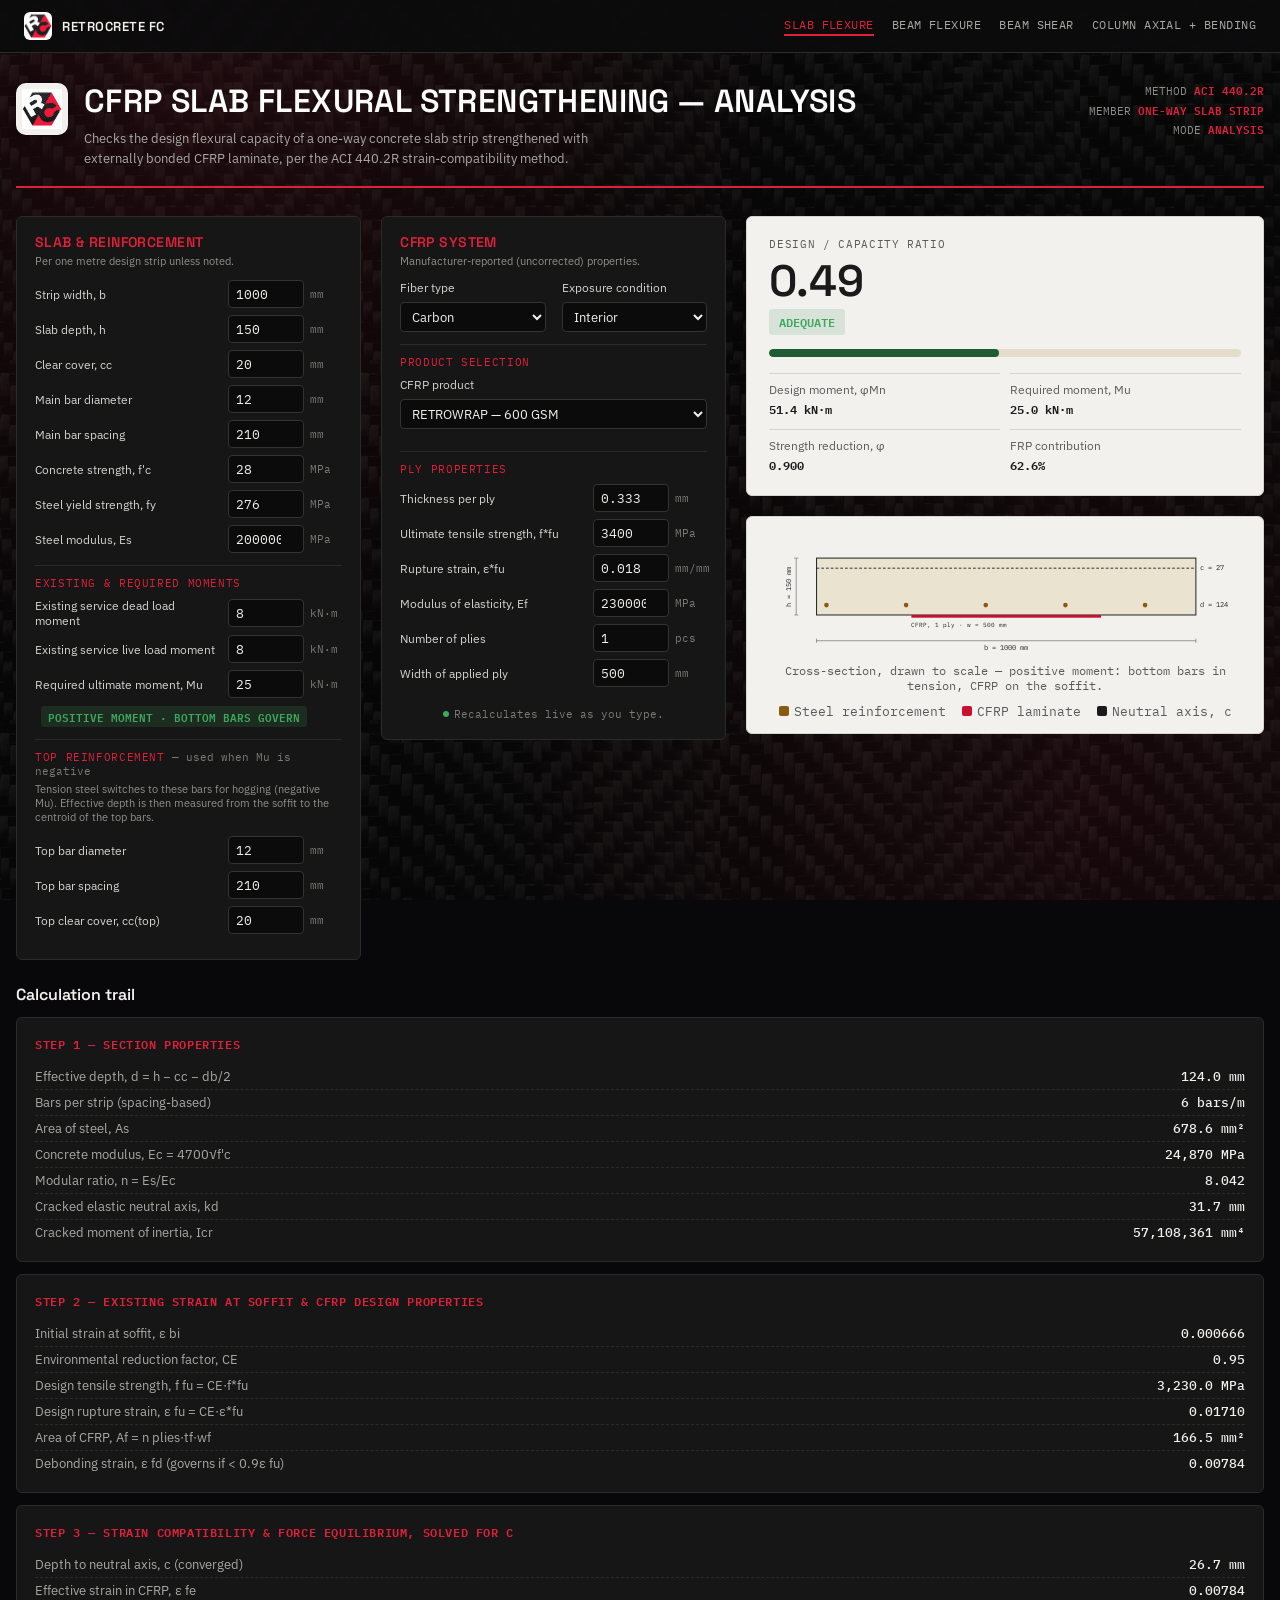
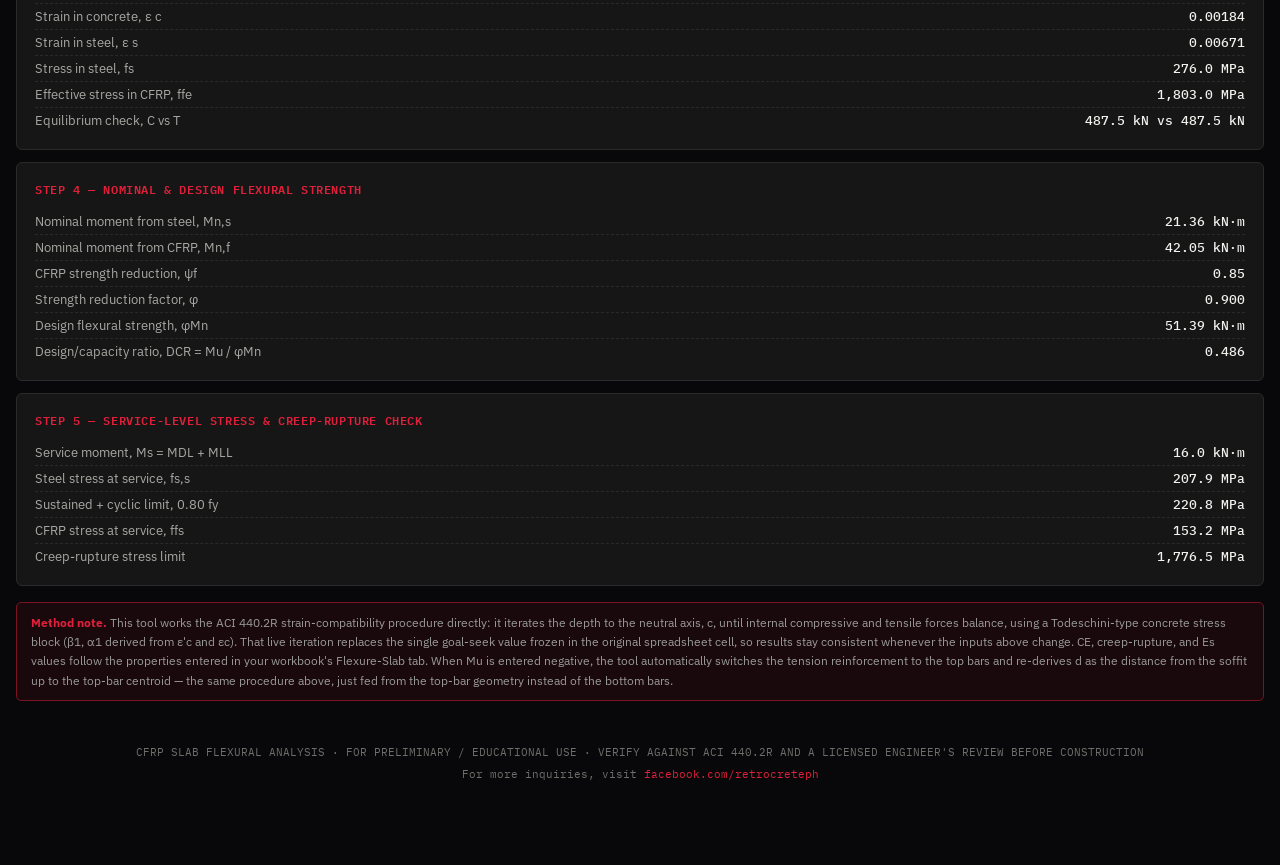
<file: slab-flexure.html>
<!DOCTYPE html>
<html lang="en">
<head>
<meta charset="UTF-8">
<meta name="viewport" content="width=device-width, initial-scale=1.0">
<title>RetroCrete FC — CFRP Slab Flexural Analysis</title>
<link rel="preconnect" href="https://fonts.googleapis.com">
<link rel="preconnect" href="https://fonts.gstatic.com" crossorigin>
<link href="https://fonts.googleapis.com/css2?family=Space+Grotesk:wght@500;600&family=IBM+Plex+Sans:wght@400;500;600&family=IBM+Plex+Mono:wght@400;500;600&display=swap" rel="stylesheet">
<link rel="stylesheet" href="/assets/style.css">
</head>
<body>
<script src="/assets/nav.js"></script>
<div class="wrap">

  <header class="title-block">
    <div style="display:flex; align-items:flex-start; gap:16px;">
      <div class="brand-mark"><img src="/assets/retrocrete-logo.jpg" alt="RetroCrete FC logo"></div>
      <div>
        <h1>CFRP slab flexural strengthening — analysis</h1>
        <p>Checks the design flexural capacity of a one-way concrete slab strip strengthened with externally bonded CFRP laminate, per the ACI 440.2R strain-compatibility method.</p>
      </div>
    </div>
    <div class="meta">
      METHOD <span>ACI 440.2R</span><br>
      MEMBER <span>ONE-WAY SLAB STRIP</span><br>
      MODE <span>ANALYSIS</span>
    </div>
  </header>

  <div class="grid-3col">
    <!-- INPUT: COLUMN 1 -->
    <div class="card">
      <h2>Slab &amp; reinforcement</h2>
      <p class="sub">Per one metre design strip unless noted.</p>

      <div class="row"><label>Strip width, b</label><input type="number" id="b" value="1000" oninput="runCalc()"><span class="unit">mm</span></div>
      <div class="row"><label>Slab depth, h</label><input type="number" id="h" value="150" oninput="runCalc()"><span class="unit">mm</span></div>
      <div class="row"><label>Clear cover, cc</label><input type="number" id="cc" value="20" oninput="runCalc()"><span class="unit">mm</span></div>
      <div class="row"><label>Main bar diameter</label><input type="number" id="barDia" value="12" oninput="runCalc()"><span class="unit">mm</span></div>
      <div class="row"><label>Main bar spacing</label><input type="number" id="barSpacing" value="210" oninput="runCalc()"><span class="unit">mm</span></div>
      <div class="row"><label>Concrete strength, f'c</label><input type="number" id="fc" value="28" oninput="runCalc()"><span class="unit">MPa</span></div>
      <div class="row"><label>Steel yield strength, fy</label><input type="number" id="fy" value="276" oninput="runCalc()"><span class="unit">MPa</span></div>
      <div class="row"><label>Steel modulus, Es</label><input type="number" id="Es" value="200000" oninput="runCalc()"><span class="unit">MPa</span></div>

      <div class="section-title">Existing &amp; required moments</div>
      <div class="row"><label>Existing service dead load moment</label><input type="number" id="mDL" value="8" oninput="runCalc()"><span class="unit">kN·m</span></div>
      <div class="row"><label>Existing service live load moment</label><input type="number" id="mLL" value="8" oninput="runCalc()"><span class="unit">kN·m</span></div>
      <div class="row"><label>Required ultimate moment, Mu</label><input type="number" id="mReq" value="25" oninput="runCalc()"><span class="unit">kN·m</span></div>
      <div style="margin-top:8px;"><span class="flag" id="modeBadge" style="background:rgba(63,168,92,0.15); color:var(--ok);">POSITIVE MOMENT · BOTTOM BARS GOVERN</span></div>

      <div class="section-title">Top reinforcement <span class="note-inline">— used when Mu is negative</span></div>
      <p class="sub" style="margin-top:-4px;">Tension steel switches to these bars for hogging (negative Mu). Effective depth is then measured from the soffit to the centroid of the top bars.</p>
      <div class="row"><label>Top bar diameter</label><input type="number" id="barDiaTop" value="12" oninput="runCalc()"><span class="unit">mm</span></div>
      <div class="row"><label>Top bar spacing</label><input type="number" id="barSpacingTop" value="210" oninput="runCalc()"><span class="unit">mm</span></div>
      <div class="row"><label>Top clear cover, cc(top)</label><input type="number" id="ccTop" value="20" oninput="runCalc()"><span class="unit">mm</span></div>
    </div>

    <!-- INPUT: COLUMN 2 -->
    <div class="card">
      <h2>CFRP system</h2>
      <p class="sub">Manufacturer-reported (uncorrected) properties.</p>

      <div class="two-col">
        <div class="row" style="grid-template-columns:1fr;"><label>Fiber type</label></div>
        <div class="row" style="grid-template-columns:1fr;"><label>Exposure condition</label></div>
      </div>
      <div class="two-col">
        <select id="fiber" onchange="runCalc()">
          <option value="carbon" selected>Carbon</option>
          <option value="glass">Glass</option>
          <option value="aramid">Aramid</option>
        </select>
        <select id="exposure" onchange="runCalc()">
          <option value="interior" selected>Interior</option>
          <option value="exterior">Exterior</option>
          <option value="aggressive">Aggressive</option>
        </select>
      </div>

      <div class="section-title" style="margin-top:12px;">Product selection</div>
      <div class="row" style="grid-template-columns:1fr;"><label>CFRP product</label></div>
      <select id="cfrpProduct" onchange="applyCfrpProduct()" style="margin-bottom:10px;">
        <option value="RETROWRAP - 200 GSM">RETROWRAP — 200 GSM</option>
        <option value="RETROWRAP - 300 GSM">RETROWRAP — 300 GSM</option>
        <option value="RETROWRAP - 600 GSM" selected>RETROWRAP — 600 GSM</option>
        <option value="RETROPLATE - 200 GSM">RETROPLATE — 200 GSM</option>
        <option value="RETROPLATE - 300 GSM">RETROPLATE — 300 GSM</option>
        <option value="RETROPLATE - 600 GSM">RETROPLATE — 600 GSM</option>
      </select>

      <div class="section-title">Ply properties</div>
      <div class="row"><label>Thickness per ply</label><input type="number" step="0.001" id="tf" value="0.333" readonly oninput="runCalc()"><span class="unit">mm</span></div>
      <div class="row"><label>Ultimate tensile strength, f*fu</label><input type="number" id="ffu" value="3400" readonly oninput="runCalc()"><span class="unit">MPa</span></div>
      <div class="row"><label>Rupture strain, ε*fu</label><input type="number" step="0.0001" id="efu" value="0.018" readonly oninput="runCalc()"><span class="unit">mm/mm</span></div>
      <div class="row"><label>Modulus of elasticity, Ef</label><input type="number" id="Ef" value="230000" readonly oninput="runCalc()"><span class="unit">MPa</span></div>
      <div class="row"><label>Number of plies</label><input type="number" id="plies" min="1" step="1" value="1" oninput="runCalc()"><span class="unit">pcs</span></div>
      <div class="row"><label>Width of applied ply</label><input type="number" id="widthPly" value="500" oninput="runCalc()"><span class="unit">mm</span></div>

      <div class="live-note" style="margin-top:20px;"><span class="live-dot"></span>Recalculates live as you type.</div>
    </div>

    <!-- RESULTS: COLUMN 3 -->
    <div class="results-col">
      <div class="dcr-panel">
        <div class="label">Design / capacity ratio</div>
        <div class="dcr-value" id="dcrValue">—</div>
        <span class="dcr-status" id="dcrStatus">RUN ANALYSIS</span>
        <div class="dcr-bar-track"><div class="dcr-bar-fill" id="dcrBar" style="width:0%; background:var(--teal-deep);"></div></div>
        <div class="dcr-sub">
          <div><span class="k">Design moment, φMn</span><span class="v" id="outPhiMn">—</span></div>
          <div><span class="k">Required moment, Mu</span><span class="v" id="outMreq">—</span></div>
          <div><span class="k">Strength reduction, φ</span><span class="v" id="outPhi">—</span></div>
          <div><span class="k">FRP contribution</span><span class="v" id="outFrpShare">—</span></div>
        </div>
      </div>

      <div class="section-diagram">
        <svg id="sectionSvg" viewBox="0 0 320 220"></svg>
        <div class="diag-caption" id="diagCaption">Cross-section, drawn to the input dimensions.</div>
        <div class="diag-legend">
          <span><span class="swatch" style="background:#8a5a12;"></span>Steel reinforcement</span>
          <span><span class="swatch" style="background:#c9102e;"></span>CFRP laminate</span>
          <span><span class="swatch" style="background:#1a1a1a;"></span>Neutral axis, c</span>
        </div>
      </div>
    </div>
  </div>

  <div class="steps" id="stepsWrap" style="display:none;">
    <h2>Calculation trail</h2>

    <div class="step-block">
      <h3>Step 1 — section properties</h3>
      <div class="step-row"><span class="k" id="s_d_label">Effective depth, d = h − cc − db/2</span><span class="v" id="s_d">—</span></div>
      <div class="step-row"><span class="k" id="s_pcs_label">Bars per strip (spacing-based)</span><span class="v" id="s_pcs">—</span></div>
      <div class="step-row"><span class="k" id="s_As_label">Area of steel, As</span><span class="v" id="s_As">—</span></div>
      <div class="step-row"><span class="k">Concrete modulus, Ec = 4700√f'c</span><span class="v" id="s_Ec">—</span></div>
      <div class="step-row"><span class="k">Modular ratio, n = Es/Ec</span><span class="v" id="s_n">—</span></div>
      <div class="step-row"><span class="k">Cracked elastic neutral axis, kd</span><span class="v" id="s_kd">—</span></div>
      <div class="step-row"><span class="k">Cracked moment of inertia, Icr</span><span class="v" id="s_Icr">—</span></div>
    </div>

    <div class="step-block">
      <h3>Step 2 — existing strain at soffit &amp; CFRP design properties</h3>
      <div class="step-row"><span class="k">Initial strain at soffit, ε bi</span><span class="v" id="s_ebi">—</span></div>
      <div class="step-row"><span class="k">Environmental reduction factor, CE</span><span class="v" id="s_CE">—</span></div>
      <div class="step-row"><span class="k">Design tensile strength, f fu = CE·f*fu</span><span class="v" id="s_ffu">—</span></div>
      <div class="step-row"><span class="k">Design rupture strain, ε fu = CE·ε*fu</span><span class="v" id="s_efu">—</span></div>
      <div class="step-row"><span class="k">Area of CFRP, Af = n plies·tf·wf</span><span class="v" id="s_Af">—</span></div>
      <div class="step-row"><span class="k">Debonding strain, ε fd (governs if &lt; 0.9ε fu)</span><span class="v" id="s_efd">—</span></div>
    </div>

    <div class="step-block">
      <h3>Step 3 — strain compatibility &amp; force equilibrium, solved for c</h3>
      <div class="step-row"><span class="k">Depth to neutral axis, c (converged)</span><span class="v" id="s_c">—</span></div>
      <div class="step-row"><span class="k">Effective strain in CFRP, ε fe</span><span class="v" id="s_efe">—</span></div>
      <div class="step-row"><span class="k">Strain in concrete, ε c</span><span class="v" id="s_ec">—</span></div>
      <div class="step-row"><span class="k">Strain in steel, ε s</span><span class="v" id="s_es">—</span></div>
      <div class="step-row"><span class="k">Stress in steel, fs</span><span class="v" id="s_fs">—</span></div>
      <div class="step-row"><span class="k">Effective stress in CFRP, ffe</span><span class="v" id="s_ffe">—</span></div>
      <div class="step-row"><span class="k">Equilibrium check, C vs T</span><span class="v" id="s_eq">—</span></div>
    </div>

    <div class="step-block">
      <h3>Step 4 — nominal &amp; design flexural strength</h3>
      <div class="step-row"><span class="k" id="s_Mns_label">Nominal moment from steel, Mn,s</span><span class="v" id="s_Mns">—</span></div>
      <div class="step-row"><span class="k">Nominal moment from CFRP, Mn,f</span><span class="v" id="s_Mnf">—</span></div>
      <div class="step-row"><span class="k">CFRP strength reduction, ψf</span><span class="v" id="s_psi">—</span></div>
      <div class="step-row"><span class="k">Strength reduction factor, φ</span><span class="v" id="s_phi">—</span></div>
      <div class="step-row"><span class="k">Design flexural strength, φMn</span><span class="v" id="s_phiMn">—</span></div>
      <div class="step-row"><span class="k">Design/capacity ratio, DCR = Mu / φMn</span><span class="v" id="s_dcr">—</span></div>
    </div>

    <div class="step-block">
      <h3>Step 5 — service-level stress &amp; creep-rupture check</h3>
      <div class="step-row"><span class="k">Service moment, Ms = MDL + MLL</span><span class="v" id="s_Ms">—</span></div>
      <div class="step-row"><span class="k">Steel stress at service, fs,s <span class="flag gov" id="s_fssFlag" style="display:none;">LIMIT</span></span><span class="v" id="s_fss">—</span></div>
      <div class="step-row"><span class="k">Sustained + cyclic limit, 0.80 fy</span><span class="v" id="s_fssLim">—</span></div>
      <div class="step-row"><span class="k">CFRP stress at service, ffs <span class="flag gov" id="s_ffsFlag" style="display:none;">LIMIT</span></span><span class="v" id="s_ffs">—</span></div>
      <div class="step-row"><span class="k">Creep-rupture stress limit</span><span class="v" id="s_ffsLim">—</span></div>
    </div>

    <div class="note">
      <strong>Method note.</strong> This tool works the ACI 440.2R strain-compatibility procedure directly:
      it iterates the depth to the neutral axis, c, until internal compressive and tensile forces balance,
      using a Todeschini-type concrete stress block (β1, α1 derived from ε'c and εc). That live iteration
      replaces the single goal-seek value frozen in the original spreadsheet cell, so results stay consistent
      whenever the inputs above change. CE, creep-rupture, and Es values follow the properties entered in
      your workbook's Flexure-Slab tab. When Mu is entered negative, the tool automatically switches the
      tension reinforcement to the top bars and re-derives d as the distance from the soffit up to the top-bar
      centroid — the same procedure above, just fed from the top-bar geometry instead of the bottom bars.
    </div>
  </div>

  <footer>CFRP SLAB FLEXURAL ANALYSIS · FOR PRELIMINARY / EDUCATIONAL USE · VERIFY AGAINST ACI 440.2R AND A LICENSED ENGINEER'S REVIEW BEFORE CONSTRUCTION<br>
  For more inquiries, visit <a href="https://web.facebook.com/retrocreteph/?_rdc=1&_rdr#" target="_blank" rel="noopener noreferrer" style="color:var(--teal); text-decoration:none;">facebook.com/retrocreteph</a>
  </footer>
</div>

<script>
const CE_TABLE = {
  interior:   { carbon:0.95, glass:0.75, aramid:0.85 },
  exterior:   { carbon:0.85, glass:0.65, aramid:0.75 },
  aggressive: { carbon:0.85, glass:0.50, aramid:0.70 }
};
const CREEP_LIMIT = { carbon:0.55, glass:0.20, aramid:0.30 };

// Manufacturer CFRP properties — same product catalog used across the RetroCrete FC
// analysis tools (Type / Thickness / Ultimate Tensile Strength / Rupture Strain / Modulus lookup).
const CFRP_PRODUCTS = {
  'RETROWRAP - 200 GSM':  { tf:0.111, ffu:3400, efu:0.018, Ef:230000 },
  'RETROWRAP - 300 GSM':  { tf:0.167, ffu:3400, efu:0.018, Ef:230000 },
  'RETROWRAP - 600 GSM':  { tf:0.333, ffu:3400, efu:0.018, Ef:230000 },
  'RETROPLATE - 200 GSM': { tf:0.111, ffu:4900, efu:0.019, Ef:240000 },
  'RETROPLATE - 300 GSM': { tf:0.167, ffu:4900, efu:0.019, Ef:240000 },
  'RETROPLATE - 600 GSM': { tf:0.333, ffu:4900, efu:0.019, Ef:240000 }
};

function applyCfrpProduct(){
  const key = document.getElementById('cfrpProduct').value;
  const fieldIds = ['tf','ffu','efu','Ef'];
  const p = CFRP_PRODUCTS[key];
  const targets = { tf:[p.tf,3], ffu:[p.ffu,0], efu:[p.efu,4], Ef:[p.Ef,0] };
  fieldIds.forEach(id => {
    const el = document.getElementById(id);
    const fromVal = parseFloat(el.value);
    const [toVal, decimals] = targets[id];
    el.value = toVal;                 // real value — used immediately for calc
    el.setAttribute('readonly','readonly');
    animateInputDisplay(el, isFinite(fromVal) ? fromVal : toVal, toVal, decimals); // cosmetic count-up
  });
  runCalc();
}

function num(id){ return parseFloat(document.getElementById(id).value); }
function fmt(v, d=2){
  if(!isFinite(v)) return '—';
  return v.toLocaleString(undefined, {minimumFractionDigits:d, maximumFractionDigits:d});
}

/* ---------- smooth "Excel-like" number transitions ---------- */
const _animState = {};
function setAnimatedText(id, rawVal, decimals, suffix=''){
  const el = document.getElementById(id);
  if(!el) return;
  if(typeof rawVal !== 'number' || !isFinite(rawVal)){
    if(_animState[id]){ cancelAnimationFrame(_animState[id]); delete _animState[id]; }
    el.textContent = (rawVal === null || rawVal === undefined) ? '—' : rawVal;
    delete el.dataset.rawValue;
    return;
  }
  const prevRaw = el.dataset.rawValue;
  const prevVal = prevRaw !== undefined ? parseFloat(prevRaw) : NaN;
  el.dataset.rawValue = rawVal;
  if(!isFinite(prevVal) || Math.abs(prevVal - rawVal) < 1e-9){
    el.textContent = fmt(rawVal, decimals) + suffix;
    return;
  }
  if(_animState[id]) cancelAnimationFrame(_animState[id]);
  const duration = 380, start = performance.now();
  function step(now){
    const t = Math.min(1, (now - start) / duration);
    const eased = 1 - Math.pow(1 - t, 3);
    el.textContent = fmt(prevVal + (rawVal - prevVal) * eased, decimals) + suffix;
    if (t < 1){ _animState[id] = requestAnimationFrame(step); }
    else { el.textContent = fmt(rawVal, decimals) + suffix; delete _animState[id]; }
  }
  _animState[id] = requestAnimationFrame(step);
}
function animateInputDisplay(el, fromVal, toVal, decimals){
  if(!el || !isFinite(fromVal) || Math.abs(fromVal - toVal) < 1e-9) return;
  const id = el.id + '__input';
  if(_animState[id]) cancelAnimationFrame(_animState[id]);
  const duration = 380, start = performance.now();
  function step(now){
    const t = Math.min(1, (now - start) / duration);
    const eased = 1 - Math.pow(1 - t, 3);
    el.value = (fromVal + (toVal - fromVal) * eased).toFixed(decimals);
    if (t < 1){ _animState[id] = requestAnimationFrame(step); }
    else { el.value = toVal; delete _animState[id]; }
  }
  _animState[id] = requestAnimationFrame(step);
}

function solveEquilibrium(h, d, b, fc, Ec, Es, fy, As, Af, Ef, ebi, efd){
  function state(c){
    let strainAvail = 0.003*(h-c)/c - ebi;
    let efe = Math.min(efd, strainAvail);
    if (efe < 0) efe = 0;
    let ec = (efe+ebi)*(c/(h-c));
    let es = (efe+ebi)*((d-c)/(h-c));
    let fs = Math.min(Es*es, fy);
    let ffe = Ef*efe;
    let ecPrime = 1.7*fc/Ec;
    let beta1, alpha1;
    if (ec <= 0.00001){ beta1=0.85; alpha1=0.85; }
    else{
      beta1 = (4*ecPrime - ec)/(6*ecPrime - 2*ec);
      alpha1 = (3*ecPrime*ec - ec*ec)/(3*beta1*ecPrime*ecPrime);
    }
    let C = alpha1*fc*beta1*c*b;
    let T = As*fs + Af*ffe;
    return {c, efe, ec, es, fs, ffe, beta1, alpha1, C, T, diff:C-T};
  }
  let lo=0.5, hi=Math.min(h-0.5, d-0.5);
  let sLo = state(lo), sHi = state(hi);
  for(let i=0;i<80;i++){
    let mid = (lo+hi)/2;
    let sMid = state(mid);
    if (Math.sign(sMid.diff) === Math.sign(sLo.diff)){ lo=mid; sLo=sMid; }
    else{ hi=mid; sHi=sMid; }
  }
  return state((lo+hi)/2);
}

function updateModeBadge(){
  const isNeg = num('mReq') < 0;
  const badge = document.getElementById('modeBadge');
  if (isNeg){
    badge.textContent = 'NEGATIVE MOMENT · TOP BARS GOVERN';
    badge.style.background = 'rgba(216,145,47,0.15)';
    badge.style.color = 'var(--amber)';
  } else {
    badge.textContent = 'POSITIVE MOMENT · BOTTOM BARS GOVERN';
    badge.style.background = 'rgba(63,168,92,0.15)';
    badge.style.color = 'var(--ok)';
  }
  return isNeg;
}

function runCalc(){
  const b = num('b'), h = num('h'), cc = num('cc'), barDia = num('barDia'),
        barSpacing = num('barSpacing'),
        barDiaTop = num('barDiaTop'), barSpacingTop = num('barSpacingTop'), ccTop = num('ccTop'),
        fc = num('fc'), fy = num('fy'), Es = num('Es'),
        mDLraw = num('mDL'), mLLraw = num('mLL'), mReqRaw = num('mReq'),
        fiber = document.getElementById('fiber').value,
        exposure = document.getElementById('exposure').value,
        tf = num('tf'), ffuStar = num('ffu'), efuStar = num('efu'), Ef = num('Ef'),
        plies = num('plies'), widthPly = num('widthPly');

  if ([b,h,cc,barDia,barSpacing,barDiaTop,barSpacingTop,ccTop,fc,fy,Es,mDLraw,mLLraw,mReqRaw,
       tf,ffuStar,efuStar,Ef,plies,widthPly].some(v => !isFinite(v))) return;

  // Negative Mu = hogging: tension reinforcement switches to the top bars.
  // Same procedure throughout, just fed from the top-bar geometry — effective
  // depth is still "far face to tension-steel centroid", now measured from the
  // soffit up to the top-bar centroid: d = h - cc(top) - db(top)/2.
  const isNeg = updateModeBadge();
  const ccUse = isNeg ? ccTop : cc;
  const barDiaUse = isNeg ? barDiaTop : barDia;
  const barSpacingUse = isNeg ? barSpacingTop : barSpacing;

  // magnitudes only — sign just selects which reinforcement layer governs
  const mDL = Math.abs(mDLraw), mLL = Math.abs(mLLraw), mReq = Math.abs(mReqRaw);

  const pcs = Math.ceil((1000/barSpacingUse)) + 1;
  const d = h - ccUse - barDiaUse/2;
  const As = 0.25*Math.PI*pcs*barDiaUse*barDiaUse;
  const Ec = 4700*Math.sqrt(fc);
  const n = Es/Ec;
  const rho = As/(b*d);
  const k = Math.sqrt(rho*n*rho*n + 2*rho*n) - rho*n;
  const kd = k*d;
  const Icr = (b*Math.pow(kd,3))/3 + n*As*Math.pow(d-kd,2);

  const M_DL_Nmm = mDL*1e6;
  const ebi = M_DL_Nmm*(h-kd)/(Icr*Ec);

  const CE = CE_TABLE[exposure][fiber];
  const ffu = CE*ffuStar;
  const efu = CE*efuStar;
  const Af = plies*tf*widthPly;
  let efd = 0.41*Math.sqrt(fc/(plies*Ef*tf));
  efd = Math.min(efd, 0.9*efu);

  const st = solveEquilibrium(h, d, b, fc, Ec, Es, fy, As, Af, Ef, ebi, efd);

  const epsY = fy/Es;
  let phi = 0.65 + 0.25*(st.es - epsY)/(0.005 - epsY);
  phi = Math.max(0.65, Math.min(0.9, phi));
  const psiF = 0.85;

  const MnS = As*st.fs*(d - st.beta1*st.c/2);
  const MnF = Af*st.ffe*(h - st.beta1*st.c/2);
  const phiMn_Nmm = phi*(MnS + psiF*MnF);
  const phiMn = phiMn_Nmm/1e6;
  const dcr = mReq/phiMn;

  const Ms_Nmm = (mDL+mLL)*1e6;
  let fss = n*Ms_Nmm*(d-kd)/Icr;
  const fssLim = 0.8*fy;
  const fssGoverned = fss > fssLim;
  fss = Math.min(fss, fssLim);

  const nf = Ef/Ec;
  let ffs = nf*Ms_Nmm*(h-kd)/Icr - Ef*ebi;
  if (ffs<0) ffs = 0;
  const ffsLim = CREEP_LIMIT[fiber]*ffu;
  const ffsGoverned = ffs > ffsLim;
  ffs = Math.min(ffs, ffsLim);

  setAnimatedText('dcrValue', dcr, 2);
  const dcrStatus = document.getElementById('dcrStatus');
  const dcrBar = document.getElementById('dcrBar');
  if (dcr <= 1){
    dcrStatus.textContent = 'ADEQUATE';
    dcrStatus.className = 'dcr-status ok';
    dcrBar.style.background = 'var(--ok-deep)';
  } else {
    dcrStatus.textContent = 'INADEQUATE';
    dcrStatus.className = 'dcr-status fail';
    dcrBar.style.background = 'var(--danger-deep)';
  }
  dcrBar.style.width = Math.min(100, dcr*100) + '%';

  setAnimatedText('outPhiMn', phiMn, 1, ' kN·m');
  setAnimatedText('outMreq', mReq, 1, (isNeg?' kN·m (−)':' kN·m'));
  setAnimatedText('outPhi', phi, 3);
  setAnimatedText('outFrpShare', 100*(psiF*MnF)/(MnS+psiF*MnF), 1, '%');

  document.getElementById('s_d_label').textContent = isNeg
    ? 'Effective depth, d = h − cc(top) − db(top)/2'
    : 'Effective depth, d = h − cc − db/2';
  document.getElementById('s_pcs_label').textContent = isNeg
    ? 'Top bars per strip (spacing-based)'
    : 'Bars per strip (spacing-based)';
  document.getElementById('s_As_label').textContent = isNeg
    ? 'Area of top steel, As'
    : 'Area of steel, As';
  document.getElementById('s_Mns_label').textContent = isNeg
    ? 'Nominal moment from top steel, Mn,s'
    : 'Nominal moment from steel, Mn,s';

  setAnimatedText('s_d', d, 1, ' mm');
  setAnimatedText('s_pcs', pcs, 0, ' bars/m');
  setAnimatedText('s_As', As, 1, ' mm²');
  setAnimatedText('s_Ec', Ec, 0, ' MPa');
  setAnimatedText('s_n', n, 3);
  setAnimatedText('s_kd', kd, 1, ' mm');
  setAnimatedText('s_Icr', Icr, 0, ' mm\u2074');

  setAnimatedText('s_ebi', ebi, 6);
  setAnimatedText('s_CE', CE, 2);
  setAnimatedText('s_ffu', ffu, 1, ' MPa');
  setAnimatedText('s_efu', efu, 5);
  setAnimatedText('s_Af', Af, 1, ' mm²');
  setAnimatedText('s_efd', efd, 5);

  setAnimatedText('s_c', st.c, 1, ' mm');
  setAnimatedText('s_efe', st.efe, 5);
  setAnimatedText('s_ec', st.ec, 5);
  setAnimatedText('s_es', st.es, 5);
  setAnimatedText('s_fs', st.fs, 1, ' MPa');
  setAnimatedText('s_ffe', st.ffe, 1, ' MPa');
  document.getElementById('s_eq').textContent = fmt(st.C/1000,1)+' kN vs '+fmt(st.T/1000,1)+' kN';

  setAnimatedText('s_Mns', MnS/1e6, 2, ' kN·m');
  setAnimatedText('s_Mnf', MnF/1e6, 2, ' kN·m');
  setAnimatedText('s_psi', psiF, 2);
  setAnimatedText('s_phi', phi, 3);
  setAnimatedText('s_phiMn', phiMn, 2, ' kN·m');
  setAnimatedText('s_dcr', dcr, 3);

  setAnimatedText('s_Ms', mDL+mLL, 1, ' kN·m');
  setAnimatedText('s_fss', fss, 1, ' MPa');
  setAnimatedText('s_fssLim', fssLim, 1, ' MPa');
  document.getElementById('s_fssFlag').style.display = fssGoverned ? 'inline-block' : 'none';
  setAnimatedText('s_ffs', ffs, 1, ' MPa');
  setAnimatedText('s_ffsLim', ffsLim, 1, ' MPa');
  document.getElementById('s_ffsFlag').style.display = ffsGoverned ? 'inline-block' : 'none';

  document.getElementById('stepsWrap').style.display = 'block';
  drawSection(h, d, st.c, barDiaUse, pcs, b, barSpacingUse, ccUse, widthPly, plies, isNeg);
}

function drawSection(h, d, c, barDia, pcs, b, barSpacing, cc, widthPly, plies, isNeg){
  const svg = document.getElementById('sectionSvg');

  const plyCount = Math.max(1, Math.round(plies));
  const plyThk = 4, plyGap = 1.5;
  const frpStackH = plyCount*plyThk + (plyCount-1)*plyGap;

  // Positive Mu: compression top, bottom bars + soffit CFRP in tension at the bottom.
  // Negative Mu ("inverted"): same procedure, but the tension side is the top —
  // top bars near the top face, c and d measured up from the soffit instead of
  // down from the top, and the CFRP drawn on the top face.
  const marginL = 82, marginR = 78;
  const marginTop = 40 + (isNeg ? Math.max(0, frpStackH - 5) : 0);
  const marginBot = 62 + (isNeg ? 0 : Math.max(0, frpStackH - 5));
  const maxDrawW = 560, maxDrawH = 240;
  const scale = Math.min(maxDrawW / b, maxDrawH / h);
  const drawW = b*scale, drawH = h*scale;
  const viewW = drawW + marginL + marginR;
  const viewH = drawH + marginTop + marginBot;
  svg.setAttribute('viewBox', `0 0 ${viewW.toFixed(1)} ${viewH.toFixed(1)}`);

  const x0 = marginL, y0 = marginTop;
  const X = v => x0 + v*scale;   // v = mm from left edge of slab, 0..b
  const Y = v => y0 + v*scale;   // v = mm from top edge of slab, 0..h

  // rebar centers, true spacing, clamped inside the strip
  const edge = cc + barDia/2;
  let barXs = [];
  for (let i=0;i<pcs;i++){
    const xmm = edge + i*barSpacing;
    if (xmm <= b - edge + 0.01) barXs.push(xmm);
  }
  // d is always "far face to tension-bar centroid". For bottom bars that far
  // face is the top (bar sits at depth d from the top). For top bars it's the
  // soffit (bar sits at depth d up from the bottom, i.e. h-d down from the top).
  const barDepthFromTop = isNeg ? (h - d) : d;
  const dRebarY = Y(barDepthFromTop);
  let barsMarkup = barXs.map(xmm =>
    `<circle cx="${X(xmm).toFixed(1)}" cy="${dRebarY.toFixed(1)}" r="${Math.max(2.5, Math.min(5, barDia*scale/2)).toFixed(1)}" fill="#8a5a12" />`
  ).join('');

  // FRP strip centered on the slab width — one thin layer drawn per ply,
  // on the soffit for positive Mu, on the top face for negative Mu.
  const frpX0 = Math.max(0, (b - widthPly)/2);
  const frpW = Math.min(widthPly, b);
  const plyShades = ['#c9102e', '#a10d25', '#7c0a1d'];
  let frpMarkup = '';
  for (let i=0;i<plyCount;i++){
    const yy = isNeg ? (y0 - (i+1)*plyThk - i*plyGap) : (y0 + drawH + i*(plyThk+plyGap));
    frpMarkup += `<rect x="${X(frpX0).toFixed(1)}" y="${yy.toFixed(1)}" width="${(frpW*scale).toFixed(1)}" height="${plyThk}" fill="${plyShades[i % plyShades.length]}"/>`;
  }
  const frpLabelY = isNeg ? (y0 - frpStackH - 6) : (y0 + drawH + frpStackH + 14);

  // c is neutral-axis depth from the compression face — from the top for
  // positive Mu, from the soffit (so h-c down from the top) for negative Mu.
  const cDepthFromTop = isNeg ? (h - c) : c;
  const cY = Y(cDepthFromTop);
  const dimBY = y0 + drawH + (isNeg ? 34 : frpStackH + 34);
  const dimHX = x0 - 30;

  // explicit "measured from the soffit" dimension line for d in negative mode
  const dDimX = x0 + drawW + 34;
  const dDimMarkup = isNeg ? `
    <line x1="${dDimX.toFixed(1)}" y1="${(y0+drawH).toFixed(1)}" x2="${dDimX.toFixed(1)}" y2="${dRebarY.toFixed(1)}" stroke="#6e6e6a" stroke-width="1"/>
    <line x1="${(dDimX-3).toFixed(1)}" y1="${(y0+drawH).toFixed(1)}" x2="${(dDimX+3).toFixed(1)}" y2="${(y0+drawH).toFixed(1)}" stroke="#6e6e6a" stroke-width="1"/>
    <line x1="${(dDimX-3).toFixed(1)}" y1="${dRebarY.toFixed(1)}" x2="${(dDimX+3).toFixed(1)}" y2="${dRebarY.toFixed(1)}" stroke="#6e6e6a" stroke-width="1"/>
  ` : '';

  const svgMarkup = `
    <title>Slab cross-section, drawn to scale</title>
    <desc>Cross-section of the slab strip drawn to scale from the width and depth inputs, showing effective depth d, neutral axis depth c, steel reinforcement at true spacing, and the CFRP laminate${isNeg ? ' on the top face (negative moment)' : ' on the soffit'}.</desc>

    <rect x="${x0.toFixed(1)}" y="${y0.toFixed(1)}" width="${drawW.toFixed(1)}" height="${drawH.toFixed(1)}" fill="#e9e3d0" stroke="#242423" stroke-width="1.5"/>

    <line x1="${x0.toFixed(1)}" y1="${cY.toFixed(1)}" x2="${(x0+drawW).toFixed(1)}" y2="${cY.toFixed(1)}" stroke="#1a1a1a" stroke-width="1.3" stroke-dasharray="4 3"/>
    <text x="${(x0+drawW+6).toFixed(1)}" y="${(cY+3).toFixed(1)}" font-size="10" fill="#1a1a1a" font-family="IBM Plex Mono, monospace">c = ${c.toFixed(0)}</text>

    ${barsMarkup}
    <text x="${(x0+drawW+6).toFixed(1)}" y="${(dRebarY+3).toFixed(1)}" font-size="10" fill="#242423" font-family="IBM Plex Mono, monospace">${isNeg?'top bars, ':''}d = ${d.toFixed(0)}${isNeg?' (from soffit)':''}</text>
    ${dDimMarkup}

    ${frpMarkup}
    <text x="${X(frpX0).toFixed(1)}" y="${frpLabelY.toFixed(1)}" font-size="9.5" fill="#242423" font-family="IBM Plex Mono, monospace">CFRP${isNeg?' (top face)':''}, ${plyCount} ply${plyCount>1?'s':''} · w = ${widthPly.toFixed(0)} mm</text>

    <!-- height dimension, left -->
    <line x1="${dimHX.toFixed(1)}" y1="${y0.toFixed(1)}" x2="${dimHX.toFixed(1)}" y2="${(y0+drawH).toFixed(1)}" stroke="#6e6e6a" stroke-width="1"/>
    <line x1="${(dimHX-3).toFixed(1)}" y1="${y0.toFixed(1)}" x2="${(dimHX+3).toFixed(1)}" y2="${y0.toFixed(1)}" stroke="#6e6e6a" stroke-width="1"/>
    <line x1="${(dimHX-3).toFixed(1)}" y1="${(y0+drawH).toFixed(1)}" x2="${(dimHX+3).toFixed(1)}" y2="${(y0+drawH).toFixed(1)}" stroke="#6e6e6a" stroke-width="1"/>
    <text x="${(dimHX-8).toFixed(1)}" y="${(y0+drawH/2).toFixed(1)}" font-size="10" fill="#242423" font-family="IBM Plex Mono, monospace" text-anchor="middle" transform="rotate(-90 ${(dimHX-8).toFixed(1)} ${(y0+drawH/2).toFixed(1)})">h = ${h.toFixed(0)} mm</text>

    <!-- width dimension, bottom -->
    <line x1="${x0.toFixed(1)}" y1="${dimBY.toFixed(1)}" x2="${(x0+drawW).toFixed(1)}" y2="${dimBY.toFixed(1)}" stroke="#6e6e6a" stroke-width="1"/>
    <line x1="${x0.toFixed(1)}" y1="${(dimBY-3).toFixed(1)}" x2="${x0.toFixed(1)}" y2="${(dimBY+3).toFixed(1)}" stroke="#6e6e6a" stroke-width="1"/>
    <line x1="${(x0+drawW).toFixed(1)}" y1="${(dimBY-3).toFixed(1)}" x2="${(x0+drawW).toFixed(1)}" y2="${(dimBY+3).toFixed(1)}" stroke="#6e6e6a" stroke-width="1"/>
    <text x="${(x0+drawW/2).toFixed(1)}" y="${(dimBY+14).toFixed(1)}" font-size="10" fill="#242423" font-family="IBM Plex Mono, monospace" text-anchor="middle">b = ${b.toFixed(0)} mm</text>
  `;
  svg.innerHTML = svgMarkup;

  document.getElementById('diagCaption').textContent = isNeg
    ? `Cross-section, drawn to scale — negative moment: top bars in tension, CFRP on the top face.`
    : `Cross-section, drawn to scale — positive moment: bottom bars in tension, CFRP on the soffit.`;
}

applyCfrpProduct();
</script>
</body>
</html>
</file>
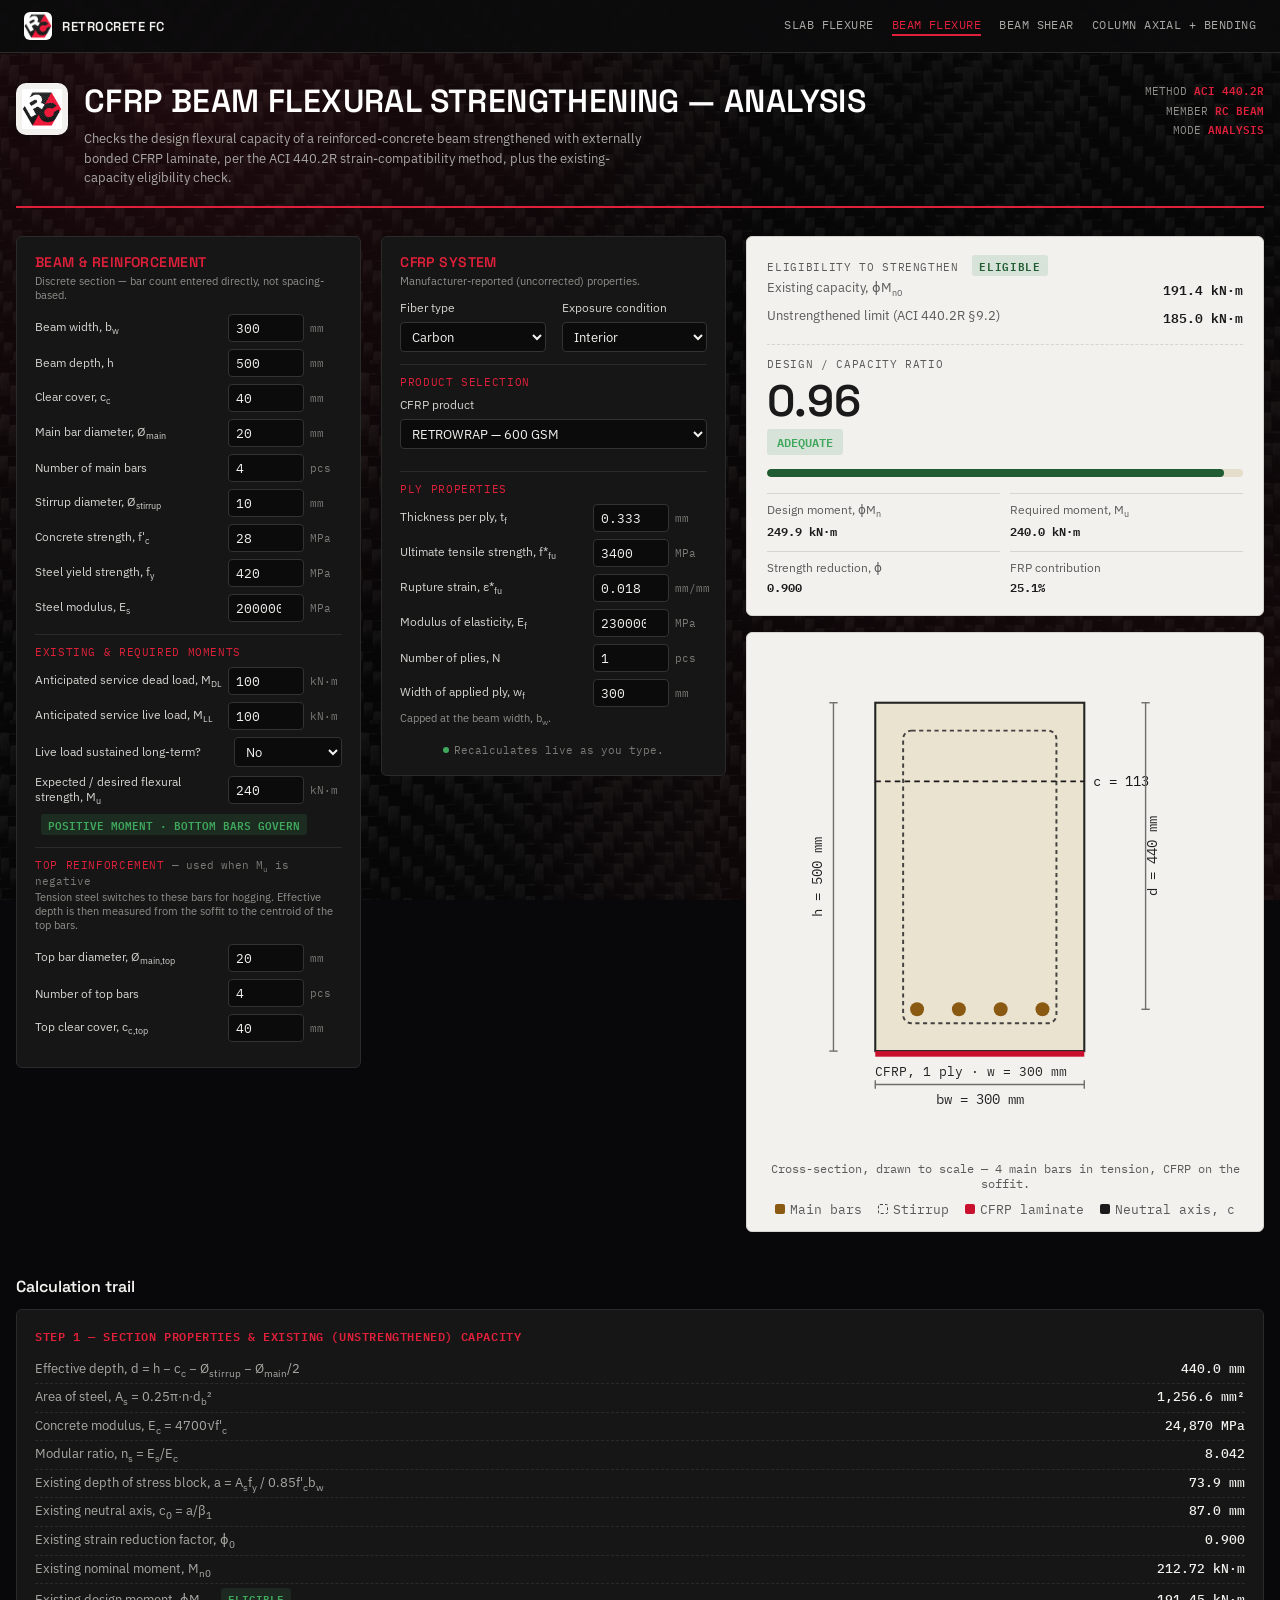
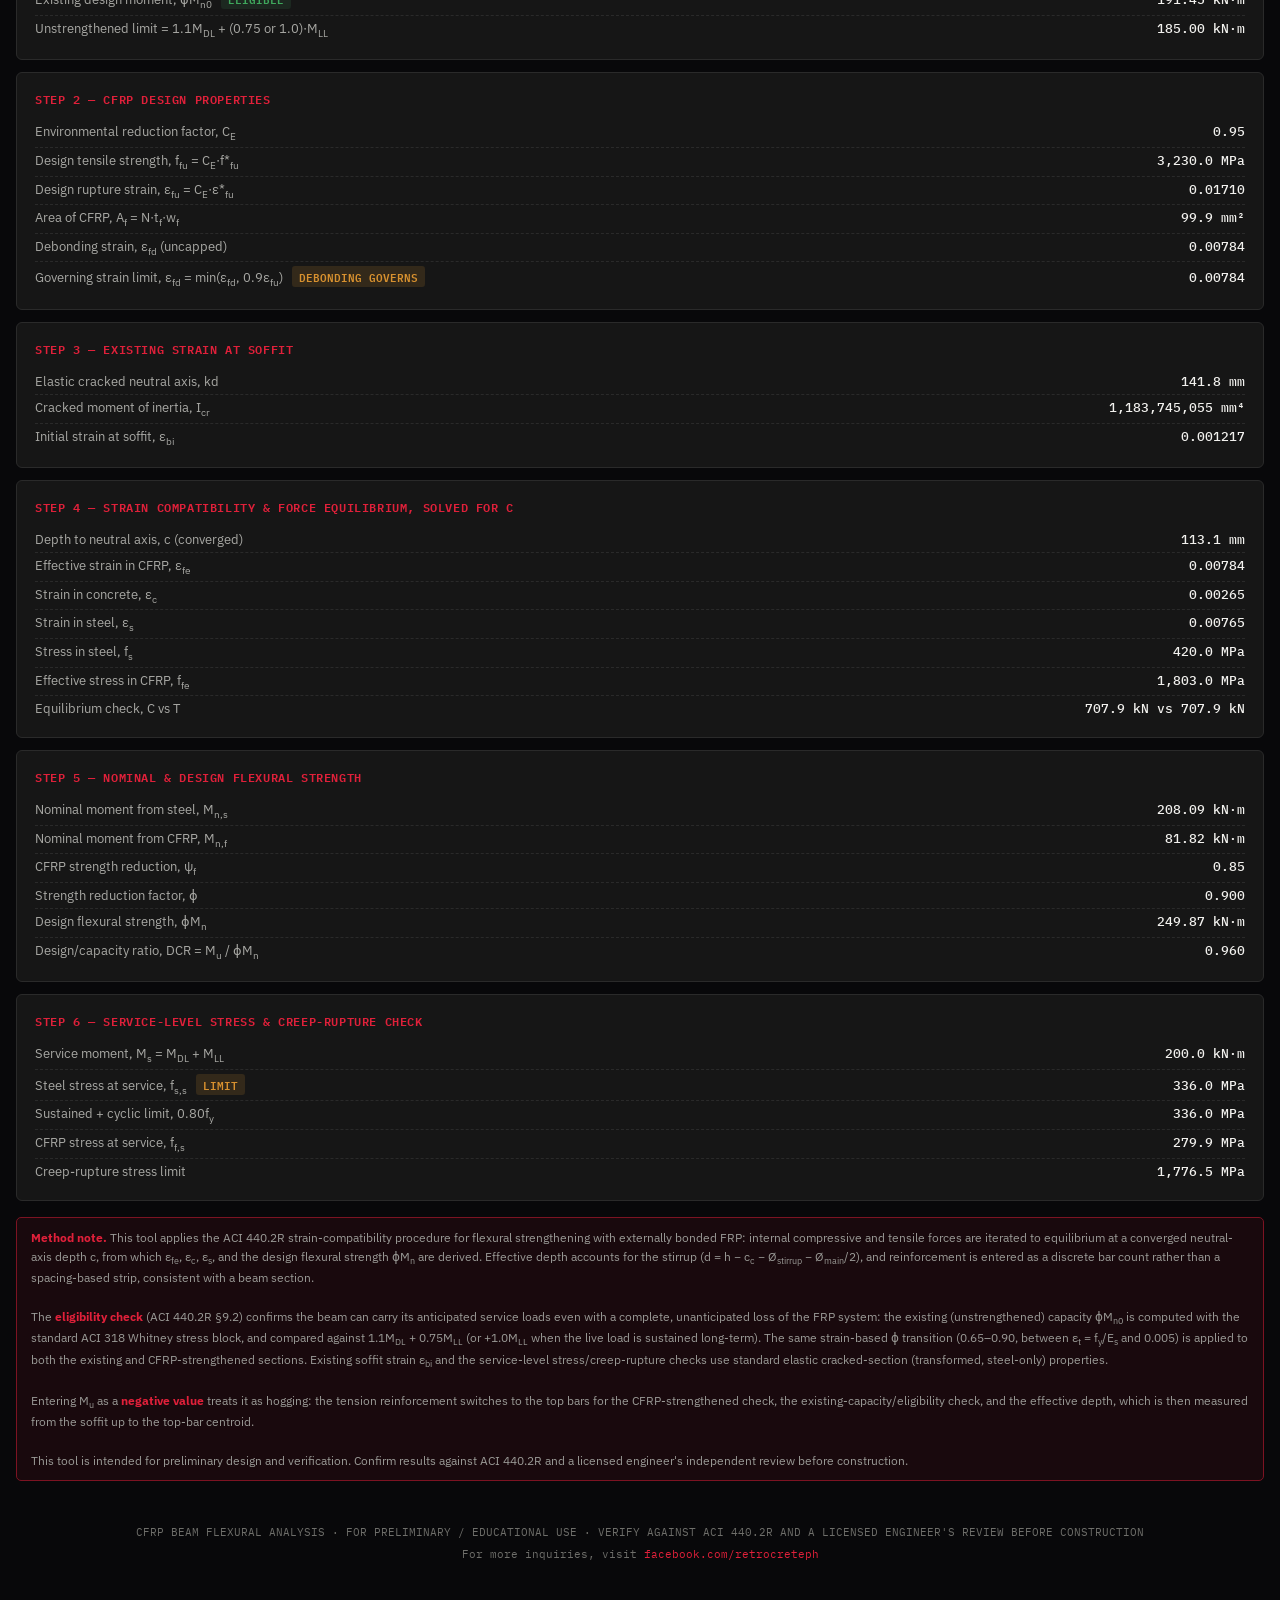
<file: calculators/beam-flexure.html>
<!DOCTYPE html>
<html lang="en">
<head>
<meta charset="UTF-8">
<meta name="viewport" content="width=device-width, initial-scale=1.0">
<title>RetroCrete FC — CFRP Beam Flexural Analysis</title>
<link rel="preconnect" href="https://fonts.googleapis.com">
<link rel="preconnect" href="https://fonts.gstatic.com" crossorigin>
<link href="https://fonts.googleapis.com/css2?family=Space+Grotesk:wght@500;600&family=IBM+Plex+Sans:wght@400;500;600&family=IBM+Plex+Mono:wght@400;500;600&display=swap" rel="stylesheet">
<link rel="stylesheet" href="../assets/style.css">
<style>
  .result-panel .label{font-size:11px; text-transform:uppercase; letter-spacing:0.06em; color:var(--ink-soft); font-family:'IBM Plex Mono',monospace;}
  .result-panel{
    background:var(--paper); color:var(--ink); border-radius:6px; padding:18px 20px;
    margin-bottom:16px; border:1px solid var(--paper-line);
  }
  .elig-row .k{color:var(--ink-soft);}
  .elig-row .v{font-family:'IBM Plex Mono',monospace; font-weight:600;}
  .elig-row{display:flex; justify-content:space-between; padding:3px 0; font-size:12.5px;}
  .panel-divider{border-top:1px dashed var(--paper-line); margin:12px 0;}
  .flag.ok{background:rgba(63,138,90,0.15); color:var(--ok-deep);}
  .flag.fail{background:rgba(194,75,63,0.15); color:var(--danger-deep);}
  .flag.mode-pos{background:rgba(63,168,92,0.15); color:var(--ok);}
  .flag.mode-neg{background:rgba(216,145,47,0.15); color:var(--amber);}

  sub{font-size:0.74em;}
  sup{font-size:0.68em;}
</style>
</head>
<body>
<script src="../assets/nav.js"></script>
<div class="wrap">

  <header class="title-block">
    <div style="display:flex; align-items:flex-start; gap:16px;">
      <div class="brand-mark"><img src="../assets/retrocrete-logo.jpg" alt="RetroCrete FC logo"></div>
      <div>
        <h1>CFRP beam flexural strengthening — analysis</h1>
        <p>Checks the design flexural capacity of a reinforced-concrete beam strengthened with externally bonded CFRP laminate, per the ACI 440.2R strain-compatibility method, plus the existing-capacity eligibility check.</p>
      </div>
    </div>
    <div class="meta">
      METHOD <span>ACI 440.2R</span><br>
      MEMBER <span>RC BEAM</span><br>
      MODE <span>ANALYSIS</span>
    </div>
  </header>

  <div class="grid-3col">
    <!-- INPUT: COLUMN 1 -->
    <div class="card">
      <h2>Beam &amp; reinforcement</h2>
      <p class="sub">Discrete section — bar count entered directly, not spacing-based.</p>

      <div class="row"><label>Beam width, b<sub>w</sub></label><input type="number" id="bw" value="300" step="25" oninput="runCalc()"><span class="unit">mm</span></div>
      <div class="row"><label>Beam depth, h</label><input type="number" id="h" value="500" step="25" oninput="runCalc()"><span class="unit">mm</span></div>
      <div class="row"><label>Clear cover, c<sub>c</sub></label><input type="number" id="cc" value="40" oninput="runCalc()"><span class="unit">mm</span></div>
      <div class="row"><label>Main bar diameter, Ø<sub>main</sub></label><input type="number" id="barDia" value="20" oninput="runCalc()"><span class="unit">mm</span></div>
      <div class="row"><label>Number of main bars</label><input type="number" id="barPcs" min="1" step="1" value="4" oninput="runCalc()"><span class="unit">pcs</span></div>
      <div class="row"><label>Stirrup diameter, Ø<sub>stirrup</sub></label><input type="number" id="stirDia" value="10" oninput="runCalc()"><span class="unit">mm</span></div>
      <div class="row"><label>Concrete strength, f'<sub>c</sub></label><input type="number" id="fc" value="28" oninput="runCalc()"><span class="unit">MPa</span></div>
      <div class="row"><label>Steel yield strength, f<sub>y</sub></label><input type="number" id="fy" value="420" oninput="runCalc()"><span class="unit">MPa</span></div>
      <div class="row"><label>Steel modulus, E<sub>s</sub></label><input type="number" id="Es" value="200000" oninput="runCalc()"><span class="unit">MPa</span></div>

      <div class="section-title">Existing &amp; required moments</div>
      <div class="row"><label>Anticipated service dead load, M<sub>DL</sub></label><input type="number" id="mDL" value="100" oninput="runCalc()"><span class="unit">kN·m</span></div>
      <div class="row"><label>Anticipated service live load, M<sub>LL</sub></label><input type="number" id="mLL" value="100" oninput="runCalc()"><span class="unit">kN·m</span></div>
      <div class="row" style="grid-template-columns:1fr 108px;"><label>Live load sustained long-term?</label>
        <select id="llSustained" onchange="runCalc()">
          <option value="NO" selected>No</option>
          <option value="YES">Yes</option>
        </select>
      </div>
      <div class="row"><label>Expected / desired flexural strength, M<sub>u</sub></label><input type="number" id="mReq" value="240" oninput="runCalc()"><span class="unit">kN·m</span></div>
      <div style="margin-top:8px;"><span class="flag mode-pos" id="modeBadge">POSITIVE MOMENT · BOTTOM BARS GOVERN</span></div>

      <div class="section-title">Top reinforcement <span class="note-inline">— used when M<sub>u</sub> is negative</span></div>
      <p class="sub" style="margin-top:-6px;">Tension steel switches to these bars for hogging. Effective depth is then measured from the soffit to the centroid of the top bars.</p>
      <div class="row"><label>Top bar diameter, Ø<sub>main,top</sub></label><input type="number" id="barDiaTop" value="20" oninput="runCalc()"><span class="unit">mm</span></div>
      <div class="row"><label>Number of top bars</label><input type="number" id="barPcsTop" min="1" step="1" value="4" oninput="runCalc()"><span class="unit">pcs</span></div>
      <div class="row"><label>Top clear cover, c<sub>c,top</sub></label><input type="number" id="ccTop" value="40" oninput="runCalc()"><span class="unit">mm</span></div>
    </div>

    <!-- INPUT: COLUMN 2 -->
    <div class="card">
      <h2>CFRP system</h2>
      <p class="sub">Manufacturer-reported (uncorrected) properties.</p>

      <div class="two-col">
        <div class="row" style="grid-template-columns:1fr;"><label>Fiber type</label></div>
        <div class="row" style="grid-template-columns:1fr;"><label>Exposure condition</label></div>
      </div>
      <div class="two-col">
        <select id="fiber" onchange="runCalc()">
          <option value="carbon" selected>Carbon</option>
          <option value="glass">Glass</option>
          <option value="aramid">Aramid</option>
        </select>
        <select id="exposure" onchange="runCalc()">
          <option value="interior" selected>Interior</option>
          <option value="exterior">Exterior</option>
          <option value="aggressive">Aggressive</option>
        </select>
      </div>

      <div class="section-title" style="margin-top:12px;">Product selection</div>
      <div class="row" style="grid-template-columns:1fr;"><label>CFRP product</label></div>
      <select id="cfrpProduct" onchange="applyCfrpProduct()" style="margin-bottom:10px;">
        <option value="RETROWRAP - 200 GSM">RETROWRAP — 200 GSM</option>
        <option value="RETROWRAP - 300 GSM">RETROWRAP — 300 GSM</option>
        <option value="RETROWRAP - 600 GSM" selected>RETROWRAP — 600 GSM</option>
        <option value="RETROPLATE - 200 GSM">RETROPLATE — 200 GSM</option>
        <option value="RETROPLATE - 300 GSM">RETROPLATE — 300 GSM</option>
        <option value="RETROPLATE - 600 GSM">RETROPLATE — 600 GSM</option>
      </select>

      <div class="section-title">Ply properties</div>
      <div class="row"><label>Thickness per ply, t<sub>f</sub></label><input type="number" step="0.001" id="tf" value="1" readonly oninput="runCalc()"><span class="unit">mm</span></div>
      <div class="row"><label>Ultimate tensile strength, f*<sub>fu</sub></label><input type="number" id="ffu" value="1314" readonly oninput="runCalc()"><span class="unit">MPa</span></div>
      <div class="row"><label>Rupture strain, ε*<sub>fu</sub></label><input type="number" step="0.0001" id="efu" value="0.018" readonly oninput="runCalc()"><span class="unit">mm/mm</span></div>
      <div class="row"><label>Modulus of elasticity, E<sub>f</sub></label><input type="number" id="Ef" value="73000" readonly oninput="runCalc()"><span class="unit">MPa</span></div>
      <div class="row"><label>Number of plies, N</label><input type="number" id="plies" min="1" step="1" value="1" oninput="runCalc()"><span class="unit">pcs</span></div>
      <div class="row"><label>Width of applied ply, w<sub>f</sub></label><input type="number" id="widthPly" value="300" max="300" oninput="runCalc()"><span class="unit">mm</span></div>
      <p class="sub" style="margin-top:-3px;">Capped at the beam width, b<sub>w</sub>.</p>

      <div class="live-note" style="margin-top:16px;"><span class="live-dot"></span>Recalculates live as you type.</div>
    </div>

    <!-- RESULTS: COLUMN 3 -->
    <div class="results-col">
      <div class="result-panel">
        <div class="label">Eligibility to strengthen <span class="flag" id="eligFlag">—</span></div>
        <div class="elig-row"><span class="k">Existing capacity, ϕM<sub>n0</sub></span><span class="v" id="eligPhiMn0">—</span></div>
        <div class="elig-row"><span class="k">Unstrengthened limit (ACI 440.2R §9.2)</span><span class="v" id="eligLimit">—</span></div>

        <div class="panel-divider"></div>

        <div class="label">Design / capacity ratio</div>
        <div class="dcr-value" id="dcrValue">—</div>
        <span class="dcr-status" id="dcrStatus">RUN ANALYSIS</span>
        <div class="dcr-bar-track"><div class="dcr-bar-fill" id="dcrBar" style="width:0%; background:var(--teal-deep);"></div></div>
        <div class="dcr-sub">
          <div><span class="k">Design moment, ϕM<sub>n</sub></span><span class="v" id="outPhiMn">—</span></div>
          <div><span class="k">Required moment, M<sub>u</sub></span><span class="v" id="outMreq">—</span></div>
          <div><span class="k">Strength reduction, ϕ</span><span class="v" id="outPhi">—</span></div>
          <div><span class="k">FRP contribution</span><span class="v" id="outFrpShare">—</span></div>
        </div>
      </div>

      <div class="section-diagram">
        <svg id="sectionSvg" viewBox="0 0 320 260"></svg>
        <div class="diag-caption" id="diagCaption">Cross-section, drawn to the input dimensions.</div>
        <div class="diag-legend">
          <span><span class="swatch" style="background:#8a5a12;"></span>Main bars</span>
          <span><span class="swatch" style="background:none; border:1.4px dashed #444;"></span>Stirrup</span>
          <span><span class="swatch" style="background:#c9102e;"></span>CFRP laminate</span>
          <span><span class="swatch" style="background:#1a1a1a;"></span>Neutral axis, c</span>
        </div>
      </div>
    </div>
  </div>

  <div class="steps" id="stepsWrap" style="display:none;">
    <h2>Calculation trail</h2>

    <div class="step-block">
      <h3>Step 1 — section properties &amp; existing (unstrengthened) capacity</h3>
      <div class="step-row"><span class="k" id="s_d_label">Effective depth, d = h − c<sub>c</sub> − Ø<sub>stirrup</sub> − Ø<sub>main</sub>/2</span><span class="v" id="s_d">—</span></div>
      <div class="step-row"><span class="k" id="s_As_label">Area of steel, A<sub>s</sub> = 0.25π·n·d<sub>b</sub>²</span><span class="v" id="s_As">—</span></div>
      <div class="step-row"><span class="k">Concrete modulus, E<sub>c</sub> = 4700√f'<sub>c</sub></span><span class="v" id="s_Ec">—</span></div>
      <div class="step-row"><span class="k">Modular ratio, n<sub>s</sub> = E<sub>s</sub>/E<sub>c</sub></span><span class="v" id="s_n">—</span></div>
      <div class="step-row"><span class="k">Existing depth of stress block, a = A<sub>s</sub>f<sub>y</sub> / 0.85f'<sub>c</sub>b<sub>w</sub></span><span class="v" id="s_a0">—</span></div>
      <div class="step-row"><span class="k">Existing neutral axis, c<sub>0</sub> = a/β<sub>1</sub></span><span class="v" id="s_c0">—</span></div>
      <div class="step-row"><span class="k">Existing strain reduction factor, ϕ<sub>0</sub></span><span class="v" id="s_phi0">—</span></div>
      <div class="step-row"><span class="k">Existing nominal moment, M<sub>n0</sub></span><span class="v" id="s_Mn0">—</span></div>
      <div class="step-row"><span class="k">Existing design moment, ϕM<sub>n0</sub> <span class="flag gov" id="s_eligFlag2">—</span></span><span class="v" id="s_phiMn0">—</span></div>
      <div class="step-row"><span class="k">Unstrengthened limit = 1.1M<sub>DL</sub> + (0.75 or 1.0)·M<sub>LL</sub></span><span class="v" id="s_uLimit">—</span></div>
    </div>

    <div class="step-block">
      <h3>Step 2 — CFRP design properties</h3>
      <div class="step-row"><span class="k">Environmental reduction factor, C<sub>E</sub></span><span class="v" id="s_CE">—</span></div>
      <div class="step-row"><span class="k">Design tensile strength, f<sub>fu</sub> = C<sub>E</sub>·f*<sub>fu</sub></span><span class="v" id="s_ffu">—</span></div>
      <div class="step-row"><span class="k">Design rupture strain, ε<sub>fu</sub> = C<sub>E</sub>·ε*<sub>fu</sub></span><span class="v" id="s_efu">—</span></div>
      <div class="step-row"><span class="k">Area of CFRP, A<sub>f</sub> = N·t<sub>f</sub>·w<sub>f</sub></span><span class="v" id="s_Af">—</span></div>
      <div class="step-row"><span class="k">Debonding strain, ε<sub>fd</sub> (uncapped)</span><span class="v" id="s_efdRaw">—</span></div>
      <div class="step-row"><span class="k">Governing strain limit, ε<sub>fd</sub> = min(ε<sub>fd</sub>, 0.9ε<sub>fu</sub>) <span class="flag gov" id="s_efdGov">—</span></span><span class="v" id="s_efd">—</span></div>
    </div>

    <div class="step-block">
      <h3>Step 3 — existing strain at soffit</h3>
      <div class="step-row"><span class="k">Elastic cracked neutral axis, kd</span><span class="v" id="s_kd">—</span></div>
      <div class="step-row"><span class="k">Cracked moment of inertia, I<sub>cr</sub></span><span class="v" id="s_Icr">—</span></div>
      <div class="step-row"><span class="k">Initial strain at soffit, ε<sub>bi</sub></span><span class="v" id="s_ebi">—</span></div>
    </div>

    <div class="step-block">
      <h3>Step 4 — strain compatibility &amp; force equilibrium, solved for c</h3>
      <div class="step-row"><span class="k">Depth to neutral axis, c (converged)</span><span class="v" id="s_c">—</span></div>
      <div class="step-row"><span class="k">Effective strain in CFRP, ε<sub>fe</sub></span><span class="v" id="s_efe">—</span></div>
      <div class="step-row"><span class="k">Strain in concrete, ε<sub>c</sub></span><span class="v" id="s_ec">—</span></div>
      <div class="step-row"><span class="k">Strain in steel, ε<sub>s</sub></span><span class="v" id="s_es">—</span></div>
      <div class="step-row"><span class="k">Stress in steel, f<sub>s</sub></span><span class="v" id="s_fs">—</span></div>
      <div class="step-row"><span class="k">Effective stress in CFRP, f<sub>fe</sub></span><span class="v" id="s_ffe">—</span></div>
      <div class="step-row"><span class="k">Equilibrium check, C vs T</span><span class="v" id="s_eq">—</span></div>
    </div>

    <div class="step-block">
      <h3>Step 5 — nominal &amp; design flexural strength</h3>
      <div class="step-row"><span class="k" id="s_Mns_label">Nominal moment from steel, M<sub>n,s</sub></span><span class="v" id="s_Mns">—</span></div>
      <div class="step-row"><span class="k">Nominal moment from CFRP, M<sub>n,f</sub></span><span class="v" id="s_Mnf">—</span></div>
      <div class="step-row"><span class="k">CFRP strength reduction, ψ<sub>f</sub></span><span class="v" id="s_psi">—</span></div>
      <div class="step-row"><span class="k">Strength reduction factor, ϕ</span><span class="v" id="s_phi">—</span></div>
      <div class="step-row"><span class="k">Design flexural strength, ϕM<sub>n</sub></span><span class="v" id="s_phiMn">—</span></div>
      <div class="step-row"><span class="k">Design/capacity ratio, DCR = M<sub>u</sub> / ϕM<sub>n</sub></span><span class="v" id="s_dcr">—</span></div>
    </div>

    <div class="step-block">
      <h3>Step 6 — service-level stress &amp; creep-rupture check</h3>
      <div class="step-row"><span class="k">Service moment, M<sub>s</sub> = M<sub>DL</sub> + M<sub>LL</sub></span><span class="v" id="s_Ms">—</span></div>
      <div class="step-row"><span class="k">Steel stress at service, f<sub>s,s</sub> <span class="flag gov" id="s_fssFlag" style="display:none;">LIMIT</span></span><span class="v" id="s_fss">—</span></div>
      <div class="step-row"><span class="k">Sustained + cyclic limit, 0.80f<sub>y</sub></span><span class="v" id="s_fssLim">—</span></div>
      <div class="step-row"><span class="k">CFRP stress at service, f<sub>f,s</sub> <span class="flag gov" id="s_ffsFlag" style="display:none;">LIMIT</span></span><span class="v" id="s_ffs">—</span></div>
      <div class="step-row"><span class="k">Creep-rupture stress limit</span><span class="v" id="s_ffsLim">—</span></div>
    </div>

    <div class="note">
      <strong>Method note.</strong> This tool applies the ACI 440.2R strain-compatibility procedure for flexural
      strengthening with externally bonded FRP: internal compressive and tensile forces are iterated to equilibrium
      at a converged neutral-axis depth c, from which ε<sub>fe</sub>, ε<sub>c</sub>, ε<sub>s</sub>, and the design
      flexural strength ϕM<sub>n</sub> are derived. Effective depth accounts for the stirrup
      (d = h − c<sub>c</sub> − Ø<sub>stirrup</sub> − Ø<sub>main</sub>/2), and reinforcement is entered as a discrete
      bar count rather than a spacing-based strip, consistent with a beam section.
      <br><br>
      The <strong>eligibility check</strong> (ACI 440.2R §9.2) confirms the beam can carry its anticipated service
      loads even with a complete, unanticipated loss of the FRP system: the existing (unstrengthened) capacity
      ϕM<sub>n0</sub> is computed with the standard ACI 318 Whitney stress block, and compared against
      1.1M<sub>DL</sub> + 0.75M<sub>LL</sub> (or +1.0M<sub>LL</sub> when the live load is sustained long-term). The
      same strain-based ϕ transition (0.65–0.90, between ε<sub>t</sub> = f<sub>y</sub>/E<sub>s</sub> and 0.005) is
      applied to both the existing and CFRP-strengthened sections. Existing soffit strain ε<sub>bi</sub> and the
      service-level stress/creep-rupture checks use standard elastic cracked-section (transformed, steel-only)
      properties.
      <br><br>
      Entering M<sub>u</sub> as a <strong>negative value</strong> treats it as hogging: the tension reinforcement
      switches to the top bars for the CFRP-strengthened check, the existing-capacity/eligibility check, and the
      effective depth, which is then measured from the soffit up to the top-bar centroid.
      <br><br>
      This tool is intended for preliminary design and verification. Confirm results against ACI 440.2R and a
      licensed engineer's independent review before construction.
    </div>
  </div>

  <footer>CFRP BEAM FLEXURAL ANALYSIS · FOR PRELIMINARY / EDUCATIONAL USE · VERIFY AGAINST ACI 440.2R AND A LICENSED ENGINEER'S REVIEW BEFORE CONSTRUCTION<br>
  For more inquiries, visit <a href="https://web.facebook.com/retrocreteph/?_rdc=1&_rdr#" target="_blank" rel="noopener noreferrer" style="color:var(--teal); text-decoration:none;">facebook.com/retrocreteph</a>
  </footer>
</div>

<script>
const CE_TABLE = {
  interior:   { carbon:0.95, glass:0.75, aramid:0.85 },
  exterior:   { carbon:0.85, glass:0.65, aramid:0.75 },
  aggressive: { carbon:0.85, glass:0.50, aramid:0.70 }
};
const CREEP_LIMIT = { carbon:0.55, glass:0.20, aramid:0.30 };

// Manufacturer CFRP properties — the RETROWRAP/RETROPLATE catalog shared with
// the other RetroCrete FC tools.
const CFRP_PRODUCTS = {
  'RETROWRAP - 200 GSM':        { tf:0.111, ffu:3400, efu:0.018, Ef:230000 },
  'RETROWRAP - 300 GSM':        { tf:0.167, ffu:3400, efu:0.018, Ef:230000 },
  'RETROWRAP - 600 GSM':        { tf:0.333, ffu:3400, efu:0.018, Ef:230000 },
  'RETROPLATE - 200 GSM':       { tf:0.111, ffu:4900, efu:0.019, Ef:240000 },
  'RETROPLATE - 300 GSM':       { tf:0.167, ffu:4900, efu:0.019, Ef:240000 },
  'RETROPLATE - 600 GSM':       { tf:0.333, ffu:4900, efu:0.019, Ef:240000 }
};

function applyCfrpProduct(){
  const key = document.getElementById('cfrpProduct').value;
  const fieldIds = ['tf','ffu','efu','Ef'];
  const p = CFRP_PRODUCTS[key];
  const targets = { tf:[p.tf,3], ffu:[p.ffu,0], efu:[p.efu,4], Ef:[p.Ef,0] };
  fieldIds.forEach(id => {
    const el = document.getElementById(id);
    const fromVal = parseFloat(el.value);
    const [toVal, decimals] = targets[id];
    el.value = toVal;
    el.setAttribute('readonly','readonly');
    animateInputDisplay(el, isFinite(fromVal) ? fromVal : toVal, toVal, decimals);
  });
  runCalc();
}

function num(id){ return parseFloat(document.getElementById(id).value); }
function fmt(v, d=2){
  if(!isFinite(v)) return '—';
  return v.toLocaleString(undefined, {minimumFractionDigits:d, maximumFractionDigits:d});
}

/* ---------- smooth "Excel-like" number transitions ---------- */
const _animState = {};
function setAnimatedText(id, rawVal, decimals, suffix=''){
  const el = document.getElementById(id);
  if(!el) return;
  if(typeof rawVal !== 'number' || !isFinite(rawVal)){
    if(_animState[id]){ cancelAnimationFrame(_animState[id]); delete _animState[id]; }
    el.textContent = (rawVal === null || rawVal === undefined) ? '—' : rawVal;
    delete el.dataset.rawValue;
    return;
  }
  const prevRaw = el.dataset.rawValue;
  const prevVal = prevRaw !== undefined ? parseFloat(prevRaw) : NaN;
  el.dataset.rawValue = rawVal;
  if(!isFinite(prevVal) || Math.abs(prevVal - rawVal) < 1e-9){
    el.textContent = fmt(rawVal, decimals) + suffix;
    return;
  }
  if(_animState[id]) cancelAnimationFrame(_animState[id]);
  const duration = 380, start = performance.now();
  function step(now){
    const t = Math.min(1, (now - start) / duration);
    const eased = 1 - Math.pow(1 - t, 3);
    el.textContent = fmt(prevVal + (rawVal - prevVal) * eased, decimals) + suffix;
    if (t < 1){ _animState[id] = requestAnimationFrame(step); }
    else { el.textContent = fmt(rawVal, decimals) + suffix; delete _animState[id]; }
  }
  _animState[id] = requestAnimationFrame(step);
}
function animateInputDisplay(el, fromVal, toVal, decimals){
  if(!el || !isFinite(fromVal) || Math.abs(fromVal - toVal) < 1e-9) return;
  const id = el.id + '__input';
  if(_animState[id]) cancelAnimationFrame(_animState[id]);
  const duration = 380, start = performance.now();
  function step(now){
    const t = Math.min(1, (now - start) / duration);
    const eased = 1 - Math.pow(1 - t, 3);
    el.value = (fromVal + (toVal - fromVal) * eased).toFixed(decimals);
    if (t < 1){ _animState[id] = requestAnimationFrame(step); }
    else { el.value = toVal; delete _animState[id]; }
  }
  _animState[id] = requestAnimationFrame(step);
}

// Standard ACI 318 beta1 vs f'c (stepped), shared by the existing-capacity
// check and the strengthened section's initial estimate.
function beta1Standard(fc){
  if (fc >= 55) return 0.65;
  if (fc > 28)  return 0.85 - (0.05/7)*(fc-28);
  return 0.85; // fc in (17,28]; below 17 is out of scope for this tool
}

// Existing (unstrengthened) capacity — standard Whitney stress block, ACI 318.
function existingCapacity(bw, d, fc, fy, Es, As){
  const a = (As*fy)/(0.85*fc*bw);
  const beta1 = beta1Standard(fc);
  const c0 = a/beta1;
  const es0 = 0.003*(d-c0)/c0;
  const fs0 = Es*es0;
  const eY = fy/Es;
  let phi0 = 0.65 + 0.25*(es0 - eY)/(0.005 - eY);
  phi0 = Math.max(0.65, Math.min(0.9, phi0));
  const Mn0 = 0.85*fc*a*bw*(d - a/2)/1e6;
  const phiMn0 = phi0*Mn0;
  return {a, beta1, c0, es0, fs0, phi0, Mn0, phiMn0};
}

function solveEquilibrium(h, d, b, fc, Ec, Es, fy, As, Af, Ef, ebi, efd){
  function state(c){
    let strainAvail = 0.003*(h-c)/c - ebi;
    let efe = Math.min(efd, strainAvail);
    if (efe < 0) efe = 0;
    let ec = (efe+ebi)*(c/(h-c));
    let es = (efe+ebi)*((d-c)/(h-c));
    let fs = Math.min(Es*es, fy);
    let ffe = Ef*efe;
    let ecPrime = 1.7*fc/Ec;
    let beta1, alpha1;
    if (ec <= 0.00001){ beta1=0.85; alpha1=0.85; }
    else{
      beta1 = (4*ecPrime - ec)/(6*ecPrime - 2*ec);
      alpha1 = (3*ecPrime*ec - ec*ec)/(3*beta1*ecPrime*ecPrime);
    }
    let C = alpha1*fc*beta1*c*b;
    let T = As*fs + Af*ffe;
    return {c, efe, ec, es, fs, ffe, beta1, alpha1, C, T, diff:C-T};
  }
  let lo=0.5, hi=Math.min(h-0.5, d-0.5);
  let sLo = state(lo), sHi = state(hi);
  for(let i=0;i<80;i++){
    let mid = (lo+hi)/2;
    let sMid = state(mid);
    if (Math.sign(sMid.diff) === Math.sign(sLo.diff)){ lo=mid; sLo=sMid; }
    else{ hi=mid; sHi=sMid; }
  }
  return state((lo+hi)/2);
}

function updateModeBadge(){
  const isNeg = num('mReq') < 0;
  const badge = document.getElementById('modeBadge');
  if (isNeg){
    badge.textContent = 'NEGATIVE MOMENT · TOP BARS GOVERN';
    badge.className = 'flag mode-neg';
  } else {
    badge.textContent = 'POSITIVE MOMENT · BOTTOM BARS GOVERN';
    badge.className = 'flag mode-pos';
  }
  return isNeg;
}

function runCalc(){
  const bw = num('bw'), h = num('h'), cc = num('cc'), barDia = num('barDia'), barPcs = num('barPcs'),
        barDiaTop = num('barDiaTop'), barPcsTop = num('barPcsTop'), ccTop = num('ccTop'),
        stirDia = num('stirDia'),
        fc = num('fc'), fy = num('fy'), Es = num('Es'),
        mDLraw = num('mDL'), mLLraw = num('mLL'), llSustained = document.getElementById('llSustained').value,
        mReqRaw = num('mReq'),
        fiber = document.getElementById('fiber').value,
        exposure = document.getElementById('exposure').value,
        tf = num('tf'), ffuStar = num('ffu'), efuStar = num('efu'), Ef = num('Ef'),
        plies = num('plies');
  let widthPly = num('widthPly');

  if ([bw,h,cc,barDia,barPcs,barDiaTop,barPcsTop,ccTop,stirDia,fc,fy,Es,mDLraw,mLLraw,mReqRaw,
       tf,ffuStar,efuStar,Ef,plies,widthPly].some(v => !isFinite(v))) return;

  // ply width can never exceed the beam width
  const widthPlyEl = document.getElementById('widthPly');
  widthPlyEl.max = bw;
  if (widthPly > bw){ widthPly = bw; widthPlyEl.value = bw; }

  // Negative Mu = hogging: tension reinforcement switches to the top bars.
  // Same procedure throughout, just fed from the top-bar geometry — effective
  // depth is still "far face to tension-steel centroid", now measured from the
  // soffit up to the top-bar centroid: d = h - cc(top) - stirrup - db(top)/2.
  const isNeg = updateModeBadge();
  const ccUse = isNeg ? ccTop : cc;
  const barDiaUse = isNeg ? barDiaTop : barDia;
  const barPcsUse = isNeg ? barPcsTop : barPcs;

  // magnitudes only — sign just selects which reinforcement layer governs
  const mDL = Math.abs(mDLraw), mLL = Math.abs(mLLraw), mReq = Math.abs(mReqRaw);

  const d = h - ccUse - stirDia - barDiaUse/2;
  const As = 0.25*Math.PI*barPcsUse*barDiaUse*barDiaUse;
  const Ec = 4700*Math.sqrt(fc);
  const n = Es/Ec;

  document.getElementById('s_d_label').innerHTML = isNeg
    ? 'Effective depth, d = h − c<sub>c,top</sub> − Ø<sub>stirrup</sub> − Ø<sub>main,top</sub>/2'
    : 'Effective depth, d = h − c<sub>c</sub> − Ø<sub>stirrup</sub> − Ø<sub>main</sub>/2';
  document.getElementById('s_As_label').innerHTML = isNeg
    ? 'Area of top steel, A<sub>s</sub> = 0.25π·n·d<sub>b,top</sub>²'
    : 'Area of steel, A<sub>s</sub> = 0.25π·n·d<sub>b</sub>²';
  document.getElementById('s_Mns_label').innerHTML = isNeg
    ? 'Nominal moment from top steel, M<sub>n,s</sub>'
    : 'Nominal moment from steel, M<sub>n,s</sub>';

  // ---- existing (unstrengthened) capacity & eligibility, using whichever
  // reinforcement layer is currently in tension ----
  const ex = existingCapacity(bw, d, fc, fy, Es, As);
  const uLimit = llSustained === 'YES' ? (1.1*mDL + 1.0*mLL) : (1.1*mDL + 0.75*mLL);
  const eligible = ex.phiMn0 > uLimit;

  const eligFlag = document.getElementById('eligFlag');
  eligFlag.textContent = eligible ? 'ELIGIBLE' : 'INELIGIBLE';
  eligFlag.className = 'flag ' + (eligible ? 'ok' : 'fail');
  setAnimatedText('eligPhiMn0', ex.phiMn0, 1, ' kN·m');
  setAnimatedText('eligLimit', uLimit, 1, ' kN·m');
  const eligFlag2 = document.getElementById('s_eligFlag2');
  eligFlag2.textContent = eligible ? 'ELIGIBLE' : 'INELIGIBLE';
  eligFlag2.style.background = eligible ? 'rgba(63,138,90,0.15)' : 'rgba(194,75,63,0.15)';
  eligFlag2.style.color = eligible ? 'var(--ok)' : 'var(--danger)';

  // ---- cracked-section (steel-only) elastic properties, for soffit strain & service checks ----
  const rho = As/(bw*d);
  const k = Math.sqrt(rho*n*rho*n + 2*rho*n) - rho*n;
  const kd = k*d;
  const Icr = (bw*Math.pow(kd,3))/3 + n*As*Math.pow(d-kd,2);

  const M_DL_Nmm = mDL*1e6;
  const ebi = M_DL_Nmm*(h-kd)/(Icr*Ec);

  const CE = CE_TABLE[exposure][fiber];
  const ffu = CE*ffuStar;
  const efu = CE*efuStar;
  const Af = plies*tf*widthPly;
  const efdRaw = 0.41*Math.sqrt(fc/(plies*Ef*tf));
  const debondingGoverns = efdRaw < 0.9*efu;
  const efd = Math.min(efdRaw, 0.9*efu);

  const st = solveEquilibrium(h, d, bw, fc, Ec, Es, fy, As, Af, Ef, ebi, efd);

  const epsY = fy/Es;
  let phi = 0.65 + 0.25*(st.es - epsY)/(0.005 - epsY);
  phi = Math.max(0.65, Math.min(0.9, phi));
  const psiF = 0.85;

  const MnS = As*st.fs*(d - st.beta1*st.c/2);
  const MnF = Af*st.ffe*(h - st.beta1*st.c/2);
  const phiMn_Nmm = phi*(MnS + psiF*MnF);
  const phiMn = phiMn_Nmm/1e6;
  const dcr = mReq/phiMn;

  const Ms_Nmm = (mDL+mLL)*1e6;
  let fss = n*Ms_Nmm*(d-kd)/Icr;
  const fssLim = 0.8*fy;
  const fssGoverned = fss > fssLim;
  fss = Math.min(fss, fssLim);

  const nf = Ef/Ec;
  let ffs = nf*Ms_Nmm*(h-kd)/Icr - Ef*ebi;
  if (ffs<0) ffs = 0;
  const ffsLim = CREEP_LIMIT[fiber]*ffu;
  const ffsGoverned = ffs > ffsLim;
  ffs = Math.min(ffs, ffsLim);

  setAnimatedText('dcrValue', dcr, 2);
  const dcrStatus = document.getElementById('dcrStatus');
  const dcrBar = document.getElementById('dcrBar');
  if (dcr <= 1){
    dcrStatus.textContent = 'ADEQUATE';
    dcrStatus.className = 'dcr-status ok';
    dcrBar.style.background = 'var(--ok-deep)';
  } else {
    dcrStatus.textContent = 'INADEQUATE';
    dcrStatus.className = 'dcr-status fail';
    dcrBar.style.background = 'var(--danger-deep)';
  }
  dcrBar.style.width = Math.min(100, dcr*100) + '%';

  setAnimatedText('outPhiMn', phiMn, 1, ' kN·m');
  setAnimatedText('outMreq', mReq, 1, (isNeg?' kN·m (−)':' kN·m'));
  setAnimatedText('outPhi', phi, 3);
  setAnimatedText('outFrpShare', 100*(psiF*MnF)/(MnS+psiF*MnF), 1, '%');

  setAnimatedText('s_d', d, 1, ' mm');
  setAnimatedText('s_As', As, 1, ' mm²');
  setAnimatedText('s_Ec', Ec, 0, ' MPa');
  setAnimatedText('s_n', n, 3);
  setAnimatedText('s_a0', ex.a, 1, ' mm');
  setAnimatedText('s_c0', ex.c0, 1, ' mm');
  setAnimatedText('s_phi0', ex.phi0, 3);
  setAnimatedText('s_Mn0', ex.Mn0, 2, ' kN·m');
  setAnimatedText('s_phiMn0', ex.phiMn0, 2, ' kN·m');
  setAnimatedText('s_uLimit', uLimit, 2, ' kN·m');

  setAnimatedText('s_CE', CE, 2);
  setAnimatedText('s_ffu', ffu, 1, ' MPa');
  setAnimatedText('s_efu', efu, 5);
  setAnimatedText('s_Af', Af, 1, ' mm²');
  setAnimatedText('s_efdRaw', efdRaw, 5);
  setAnimatedText('s_efd', efd, 5);
  const efdGovFlag = document.getElementById('s_efdGov');
  efdGovFlag.textContent = debondingGoverns ? 'DEBONDING GOVERNS' : 'RUPTURE GOVERNS';
  efdGovFlag.style.background = debondingGoverns ? 'rgba(216,145,47,0.15)' : 'rgba(63,138,90,0.15)';
  efdGovFlag.style.color = debondingGoverns ? 'var(--amber)' : 'var(--ok-deep)';

  setAnimatedText('s_kd', kd, 1, ' mm');
  setAnimatedText('s_Icr', Icr, 0, ' mm\u2074');
  setAnimatedText('s_ebi', ebi, 6);

  setAnimatedText('s_c', st.c, 1, ' mm');
  setAnimatedText('s_efe', st.efe, 5);
  setAnimatedText('s_ec', st.ec, 5);
  setAnimatedText('s_es', st.es, 5);
  setAnimatedText('s_fs', st.fs, 1, ' MPa');
  setAnimatedText('s_ffe', st.ffe, 1, ' MPa');
  document.getElementById('s_eq').textContent = fmt(st.C/1000,1)+' kN vs '+fmt(st.T/1000,1)+' kN';

  setAnimatedText('s_Mns', MnS/1e6, 2, ' kN·m');
  setAnimatedText('s_Mnf', MnF/1e6, 2, ' kN·m');
  setAnimatedText('s_psi', psiF, 2);
  setAnimatedText('s_phi', phi, 3);
  setAnimatedText('s_phiMn', phiMn, 2, ' kN·m');
  setAnimatedText('s_dcr', dcr, 3);

  setAnimatedText('s_Ms', mDL+mLL, 1, ' kN·m');
  setAnimatedText('s_fss', fss, 1, ' MPa');
  setAnimatedText('s_fssLim', fssLim, 1, ' MPa');
  document.getElementById('s_fssFlag').style.display = fssGoverned ? 'inline-block' : 'none';
  setAnimatedText('s_ffs', ffs, 1, ' MPa');
  setAnimatedText('s_ffsLim', ffsLim, 1, ' MPa');
  document.getElementById('s_ffsFlag').style.display = ffsGoverned ? 'inline-block' : 'none';

  document.getElementById('stepsWrap').style.display = 'block';
  drawSection(h, d, st.c, barDiaUse, barPcsUse, bw, ccUse, cc, stirDia, widthPly, plies, isNeg);
}

function drawSection(h, d, c, barDia, barPcs, bw, ccUse, ccBottom, stirDia, widthPly, plies, isNeg){
  const svg = document.getElementById('sectionSvg');

  const plyCount = Math.max(1, Math.round(plies));
  const plyThk = 4, plyGap = 1.5;
  const frpStackH = plyCount*plyThk + (plyCount-1)*plyGap;

  const marginL = 82, marginR = 118;
  const marginTop = 40 + (isNeg ? Math.max(0, frpStackH - 5) : 0);
  const marginBot = 40 + (isNeg ? 0 : Math.max(0, frpStackH - 5)) + 34;
  const maxDrawW = 400, maxDrawH = 250;
  const scale = Math.min(maxDrawW / bw, maxDrawH / h);
  const drawW = bw*scale, drawH = h*scale;
  const viewW = drawW + marginL + marginR;
  const viewH = drawH + marginTop + marginBot;
  svg.setAttribute('viewBox', `0 0 ${viewW.toFixed(1)} ${viewH.toFixed(1)}`);

  const x0 = marginL, y0 = marginTop;
  const X = v => x0 + v*scale;
  const Y = v => y0 + v*scale;

  // main/top bars — evenly spaced across the width inside the stirrup+cover,
  // illustrative (this is a discrete count, not a true spacing input)
  const edge = ccUse + stirDia + barDia/2;
  const usableW = bw - 2*edge;
  let barXs = [];
  if (barPcs === 1){ barXs = [bw/2]; }
  else {
    for (let i=0;i<barPcs;i++) barXs.push(edge + (usableW*i)/(barPcs-1));
  }
  // bar depth measured from the physical top of the section
  const barDepthFromTop = isNeg ? (h - d) : d;
  const dRebarY = Y(barDepthFromTop);
  let barsMarkup = barXs.map(xmm =>
    `<circle cx="${X(xmm).toFixed(1)}" cy="${dRebarY.toFixed(1)}" r="${Math.max(2.5, Math.min(6, barDia*scale/2)).toFixed(1)}" fill="#8a5a12" />`
  ).join('');

  // stirrup outline (rounded rectangle inset by the bottom-face clear cover — the
  // stirrup itself doesn't move with the moment sign, only which bars are "main")
  const stX = X(ccBottom), stY = Y(ccBottom), stW = (bw-2*ccBottom)*scale, stH = (h-2*ccBottom)*scale;
  const stirrupMarkup = `<rect x="${stX.toFixed(1)}" y="${stY.toFixed(1)}" width="${stW.toFixed(1)}" height="${stH.toFixed(1)}" rx="6" fill="none" stroke="#444240" stroke-width="1.4" stroke-dasharray="3 2.5"/>`;

  // FRP strip — soffit for positive Mu, top face for negative Mu
  const frpX0 = Math.max(0, (bw - widthPly)/2);
  const frpW = Math.min(widthPly, bw);
  const plyShades = ['#c9102e', '#a10d25', '#7c0a1d'];
  let frpMarkup = '';
  for (let i=0;i<plyCount;i++){
    const yy = isNeg ? (y0 - (i+1)*plyThk - i*plyGap) : (y0 + drawH + i*(plyThk+plyGap));
    frpMarkup += `<rect x="${X(frpX0).toFixed(1)}" y="${yy.toFixed(1)}" width="${(frpW*scale).toFixed(1)}" height="${plyThk}" fill="${plyShades[i % plyShades.length]}"/>`;
  }
  const frpLabelY = isNeg ? (y0 - frpStackH - 6) : (y0 + drawH + frpStackH + 14);

  // neutral axis — from the top for positive Mu, from the soffit for negative Mu
  const cDepthFromTop = isNeg ? (h - c) : c;
  const cY = Y(cDepthFromTop);
  const dimBY = y0 + drawH + (isNeg ? 20 : frpStackH + 20);
  const dimHX = x0 - 30;

  // effective-depth dimension line, right side: from the compression face
  // (top for positive Mu, soffit for negative Mu) down/up to the bar row
  const compressionFaceY = isNeg ? (y0 + drawH) : y0;
  const dDimX = x0 + drawW + 44;
  const dDimMarkup = `
    <line x1="${dDimX.toFixed(1)}" y1="${compressionFaceY.toFixed(1)}" x2="${dDimX.toFixed(1)}" y2="${dRebarY.toFixed(1)}" stroke="#6e6e6a" stroke-width="1"/>
    <line x1="${(dDimX-3).toFixed(1)}" y1="${compressionFaceY.toFixed(1)}" x2="${(dDimX+3).toFixed(1)}" y2="${compressionFaceY.toFixed(1)}" stroke="#6e6e6a" stroke-width="1"/>
    <line x1="${(dDimX-3).toFixed(1)}" y1="${dRebarY.toFixed(1)}" x2="${(dDimX+3).toFixed(1)}" y2="${dRebarY.toFixed(1)}" stroke="#6e6e6a" stroke-width="1"/>
    <text x="${(dDimX+8).toFixed(1)}" y="${((compressionFaceY+dRebarY)/2).toFixed(1)}" font-size="10" fill="#242423" font-family="IBM Plex Mono, monospace" text-anchor="middle" transform="rotate(-90 ${(dDimX+8).toFixed(1)} ${((compressionFaceY+dRebarY)/2).toFixed(1)})">d = ${d.toFixed(0)} mm</text>
  `;

  const svgMarkup = `
    <title>Beam cross-section, drawn to scale</title>
    <desc>Cross-section of the beam drawn to scale from the width and depth inputs, showing effective depth d, neutral axis depth c, the stirrup outline, main bars, and the CFRP laminate${isNeg ? ' on the top face (negative moment)' : ' on the soffit'}.</desc>

    <rect x="${x0.toFixed(1)}" y="${y0.toFixed(1)}" width="${drawW.toFixed(1)}" height="${drawH.toFixed(1)}" fill="#e9e3d0" stroke="#242423" stroke-width="1.5"/>
    ${stirrupMarkup}

    <line x1="${x0.toFixed(1)}" y1="${cY.toFixed(1)}" x2="${(x0+drawW).toFixed(1)}" y2="${cY.toFixed(1)}" stroke="#1a1a1a" stroke-width="1.3" stroke-dasharray="4 3"/>
    <text x="${(x0+drawW+6).toFixed(1)}" y="${(cY+3).toFixed(1)}" font-size="10" fill="#1a1a1a" font-family="IBM Plex Mono, monospace">c = ${c.toFixed(0)}</text>

    ${barsMarkup}
    ${dDimMarkup}

    ${frpMarkup}
    <text x="${X(frpX0).toFixed(1)}" y="${frpLabelY.toFixed(1)}" font-size="9.5" fill="#242423" font-family="IBM Plex Mono, monospace">CFRP${isNeg?' (top face)':''}, ${plyCount} ply${plyCount>1?'s':''} · w = ${widthPly.toFixed(0)} mm</text>

    <!-- height dimension, left -->
    <line x1="${dimHX.toFixed(1)}" y1="${y0.toFixed(1)}" x2="${dimHX.toFixed(1)}" y2="${(y0+drawH).toFixed(1)}" stroke="#6e6e6a" stroke-width="1"/>
    <line x1="${(dimHX-3).toFixed(1)}" y1="${y0.toFixed(1)}" x2="${(dimHX+3).toFixed(1)}" y2="${y0.toFixed(1)}" stroke="#6e6e6a" stroke-width="1"/>
    <line x1="${(dimHX-3).toFixed(1)}" y1="${(y0+drawH).toFixed(1)}" x2="${(dimHX+3).toFixed(1)}" y2="${(y0+drawH).toFixed(1)}" stroke="#6e6e6a" stroke-width="1"/>
    <text x="${(dimHX-8).toFixed(1)}" y="${(y0+drawH/2).toFixed(1)}" font-size="10" fill="#242423" font-family="IBM Plex Mono, monospace" text-anchor="middle" transform="rotate(-90 ${(dimHX-8).toFixed(1)} ${(y0+drawH/2).toFixed(1)})">h = ${h.toFixed(0)} mm</text>

    <!-- width dimension, bottom -->
    <line x1="${x0.toFixed(1)}" y1="${dimBY.toFixed(1)}" x2="${(x0+drawW).toFixed(1)}" y2="${dimBY.toFixed(1)}" stroke="#6e6e6a" stroke-width="1"/>
    <line x1="${x0.toFixed(1)}" y1="${(dimBY-3).toFixed(1)}" x2="${x0.toFixed(1)}" y2="${(dimBY+3).toFixed(1)}" stroke="#6e6e6a" stroke-width="1"/>
    <line x1="${(x0+drawW).toFixed(1)}" y1="${(dimBY-3).toFixed(1)}" x2="${(x0+drawW).toFixed(1)}" y2="${(dimBY+3).toFixed(1)}" stroke="#6e6e6a" stroke-width="1"/>
    <text x="${(x0+drawW/2).toFixed(1)}" y="${(dimBY+14).toFixed(1)}" font-size="10" fill="#242423" font-family="IBM Plex Mono, monospace" text-anchor="middle">bw = ${bw.toFixed(0)} mm</text>
  `;
  svg.innerHTML = svgMarkup;

  document.getElementById('diagCaption').textContent = isNeg
    ? `Cross-section, drawn to scale — negative moment: ${barPcs} top bar${barPcs>1?'s':''} in tension, CFRP on the top face.`
    : `Cross-section, drawn to scale — ${barPcs} main bar${barPcs>1?'s':''} in tension, CFRP on the soffit.`;
}

applyCfrpProduct();
</script>
</body>
</html>
</file>
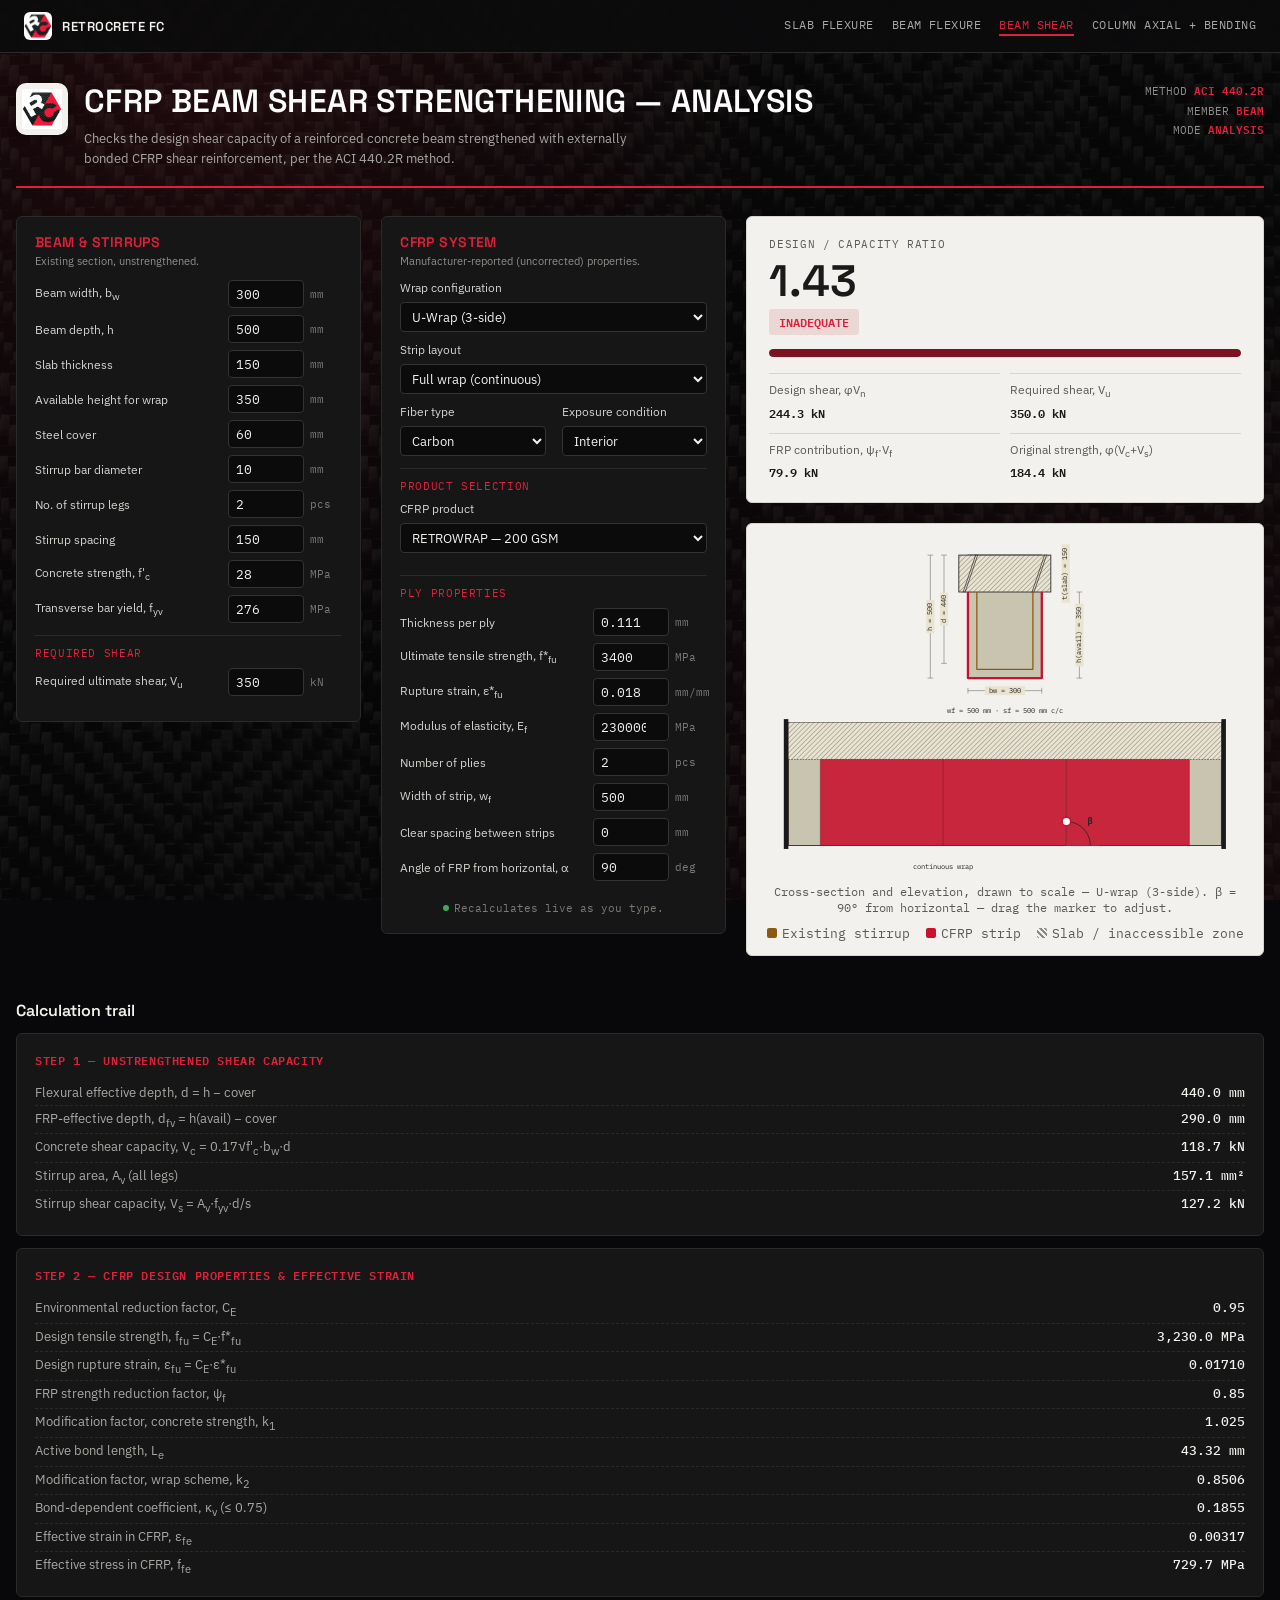
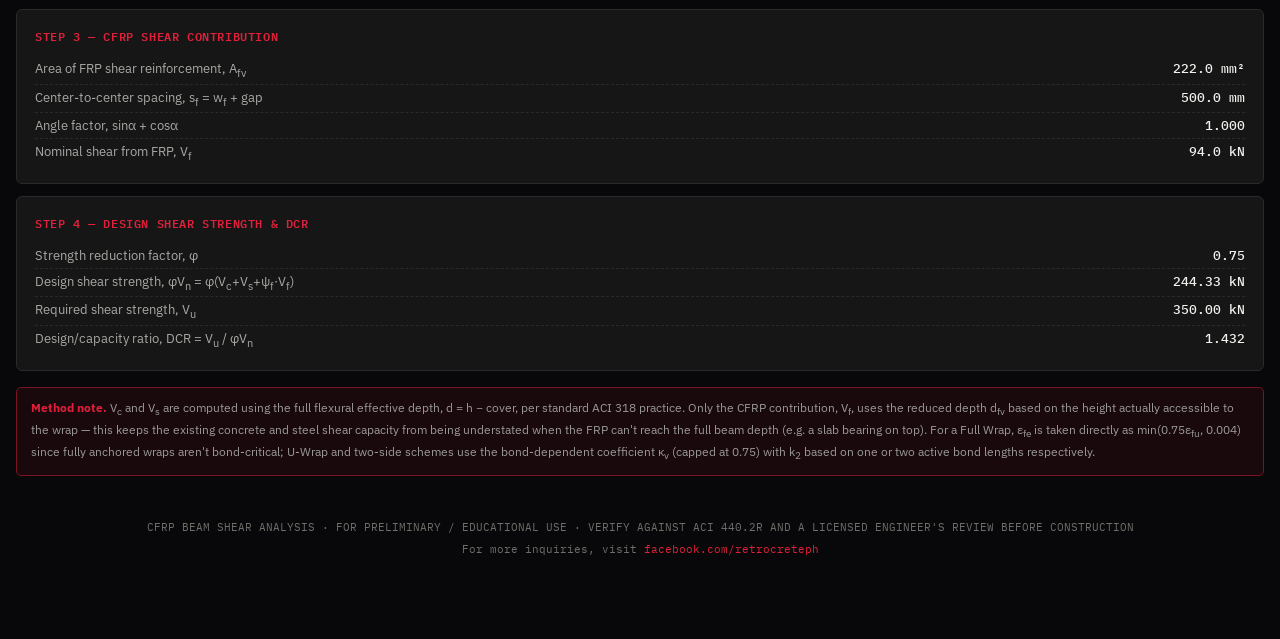
<file: calculators/beam-shear.html>
<!DOCTYPE html>
<html lang="en">
<head>
<meta charset="UTF-8">
<meta name="viewport" content="width=device-width, initial-scale=1.0">
<title>RetroCrete FC — CFRP Beam Shear Analysis</title>
<link rel="preconnect" href="https://fonts.googleapis.com">
<link rel="preconnect" href="https://fonts.gstatic.com" crossorigin>
<link href="https://fonts.googleapis.com/css2?family=Space+Grotesk:wght@500;600&family=IBM+Plex+Sans:wght@400;500;600&family=IBM+Plex+Mono:wght@400;500;600&display=swap" rel="stylesheet">
<link rel="stylesheet" href="../assets/style.css">
<style>
  .grid{display:grid; grid-template-columns:1fr 1fr; gap:24px;}
</style>
</head>
<body>
<script src="../assets/nav.js"></script>
<div class="wrap">

  <header class="title-block">
    <div style="display:flex; align-items:flex-start; gap:16px;">
      <div class="brand-mark"><img src="../assets/retrocrete-logo.jpg" alt="RetroCrete FC logo"></div>
      <div>
        <h1>CFRP beam shear strengthening — analysis</h1>
        <p>Checks the design shear capacity of a reinforced concrete beam strengthened with externally bonded CFRP shear reinforcement, per the ACI 440.2R method.</p>
      </div>
    </div>
    <div class="meta">
      METHOD <span>ACI 440.2R</span><br>
      MEMBER <span>BEAM</span><br>
      MODE <span>ANALYSIS</span>
    </div>
  </header>

  <div class="grid-3col">
    <!-- INPUT: COLUMN 1 -->
    <div class="card">
      <h2>Beam &amp; stirrups</h2>
      <p class="sub">Existing section, unstrengthened.</p>

      <div class="row"><label>Beam width, b<sub>w</sub></label><input type="number" id="bw" value="300" step="25" oninput="runCalc()"><span class="unit">mm</span></div>
      <div class="row"><label>Beam depth, h</label><input type="number" id="h" value="500" step="25" oninput="runCalc()"><span class="unit">mm</span></div>
      <div class="row"><label>Slab thickness</label><input type="number" id="slabT" value="150" min="0" step="25" oninput="runCalc()"><span class="unit">mm</span></div>
      <div class="row"><label>Available height for wrap</label><input type="number" id="hAvail" value="350" readonly><span class="unit">mm</span></div>
      <div class="row"><label>Steel cover</label><input type="number" id="cover" value="60" oninput="runCalc()"><span class="unit">mm</span></div>
      <div class="row"><label>Stirrup bar diameter</label><input type="number" id="dbStirrup" value="10" oninput="runCalc()"><span class="unit">mm</span></div>
      <div class="row"><label>No. of stirrup legs</label><input type="number" id="nLegs" value="2" step="1" oninput="runCalc()"><span class="unit">pcs</span></div>
      <div class="row"><label>Stirrup spacing</label><input type="number" id="sStirrup" value="150" oninput="runCalc()"><span class="unit">mm</span></div>
      <div class="row"><label>Concrete strength, f'<sub>c</sub></label><input type="number" id="fc" value="28" oninput="runCalc()"><span class="unit">MPa</span></div>
      <div class="row"><label>Transverse bar yield, f<sub>yv</sub></label><input type="number" id="fyv" value="276" oninput="runCalc()"><span class="unit">MPa</span></div>

      <div class="section-title">Required shear</div>
      <div class="row"><label>Required ultimate shear, V<sub>u</sub></label><input type="number" id="VuKN" value="350" oninput="runCalc()"><span class="unit">kN</span></div>
    </div>

    <!-- INPUT: COLUMN 2 -->
    <div class="card">
      <h2>CFRP system</h2>
      <p class="sub">Manufacturer-reported (uncorrected) properties.</p>

      <div class="row" style="grid-template-columns:1fr;"><label>Wrap configuration</label></div>
      <select id="wrap" onchange="runCalc()" style="margin-bottom:10px;">
        <option value="uwrap" selected>U-Wrap (3-side)</option>
        <option value="full">Full wrap</option>
        <option value="two-sides">Two sides bonded</option>
      </select>

      <div class="row" style="grid-template-columns:1fr;"><label>Strip layout</label></div>
      <select id="stripLayout" onchange="applyStripLayout()" style="margin-bottom:10px;">
        <option value="full" selected>Full wrap (continuous)</option>
        <option value="spaced">Spaced out (discrete strips)</option>
      </select>

      <div class="two-col">
        <div class="row" style="grid-template-columns:1fr;"><label>Fiber type</label></div>
        <div class="row" style="grid-template-columns:1fr;"><label>Exposure condition</label></div>
      </div>
      <div class="two-col">
        <select id="fiber" onchange="runCalc()">
          <option value="carbon" selected>Carbon</option>
          <option value="glass">Glass</option>
          <option value="aramid">Aramid</option>
        </select>
        <select id="exposure" onchange="runCalc()">
          <option value="interior" selected>Interior</option>
          <option value="exterior">Exterior</option>
          <option value="aggressive">Aggressive</option>
        </select>
      </div>

      <div class="section-title" style="margin-top:12px;">Product selection</div>
      <div class="row" style="grid-template-columns:1fr;"><label>CFRP product</label></div>
      <select id="cfrpProduct" onchange="applyCfrpProduct()" style="margin-bottom:10px;">
        <option value="RETROWRAP - 200 GSM" selected>RETROWRAP — 200 GSM</option>
        <option value="RETROWRAP - 300 GSM">RETROWRAP — 300 GSM</option>
        <option value="RETROWRAP - 600 GSM">RETROWRAP — 600 GSM</option>
        <option value="RETROPLATE - 200 GSM">RETROPLATE — 200 GSM</option>
        <option value="RETROPLATE - 300 GSM">RETROPLATE — 300 GSM</option>
        <option value="RETROPLATE - 600 GSM">RETROPLATE — 600 GSM</option>
      </select>

      <div class="section-title">Ply properties</div>
      <div class="row"><label>Thickness per ply</label><input type="number" step="0.001" id="tf" value="0.111" readonly oninput="runCalc()"><span class="unit">mm</span></div>
      <div class="row"><label>Ultimate tensile strength, f*<sub>fu</sub></label><input type="number" id="ffu" value="3400" readonly oninput="runCalc()"><span class="unit">MPa</span></div>
      <div class="row"><label>Rupture strain, ε*<sub>fu</sub></label><input type="number" step="0.0001" id="efu" value="0.018" readonly oninput="runCalc()"><span class="unit">mm/mm</span></div>
      <div class="row"><label>Modulus of elasticity, E<sub>f</sub></label><input type="number" id="Ef" value="230000" readonly oninput="runCalc()"><span class="unit">MPa</span></div>
      <div class="row"><label>Number of plies</label><input type="number" id="plies" min="1" step="1" value="2" oninput="runCalc()"><span class="unit">pcs</span></div>
      <div class="row"><label>Width of strip, w<sub>f</sub></label><input type="number" id="wf" value="500" oninput="runCalc()"><span class="unit">mm</span></div>
      <div class="row"><label>Clear spacing between strips</label><input type="number" id="gap" min="0" value="0" readonly oninput="runCalc()"><span class="unit">mm</span></div>
      <div class="row"><label>Angle of FRP from horizontal, α</label><input type="number" id="betaDeg" value="90" min="30" max="90" oninput="runCalc()"><span class="unit">deg</span></div>

      <div class="live-note" style="margin-top:20px;"><span class="live-dot"></span>Recalculates live as you type.</div>
    </div>

    <!-- RESULTS: COLUMN 3 -->
    <div id="resultsSection" class="results-col" style="scroll-margin-top:20px;">
      <div class="dcr-panel">
        <div class="label">Design / capacity ratio</div>
        <div class="dcr-value" id="dcrValue">—</div>
        <span class="dcr-status" id="dcrStatus">RUN ANALYSIS</span>
        <div class="dcr-bar-track"><div class="dcr-bar-fill" id="dcrBar" style="width:0%; background:var(--teal-deep);"></div></div>
        <div class="dcr-sub">
          <div><span class="k">Design shear, φV<sub>n</sub></span><span class="v" id="outPhiVn">—</span></div>
          <div><span class="k">Required shear, V<sub>u</sub></span><span class="v" id="outVreq">—</span></div>
          <div><span class="k">FRP contribution, ψ<sub>f</sub>·V<sub>f</sub></span><span class="v" id="outVfShare">—</span></div>
          <div><span class="k">Original strength, φ(V<sub>c</sub>+V<sub>s</sub>)</span><span class="v" id="outOriginal">—</span></div>
        </div>
      </div>

      <div class="section-diagram">
        <svg id="shearSvg" viewBox="0 0 700 260"></svg>
        <div class="diag-caption" id="diagCaption">Cross-section and elevation, drawn to the input dimensions.</div>
        <div class="diag-legend">
          <span><span class="swatch" style="background:#8a5a12;"></span>Existing stirrup</span>
          <span><span class="swatch" style="background:#c9102e;"></span>CFRP strip</span>
          <span><span class="swatch" style="background:repeating-linear-gradient(45deg,#8a8a86,#8a8a86 2px,transparent 2px,transparent 4px);"></span>Slab / inaccessible zone</span>
        </div>
      </div>
    </div>
  </div>

  <div class="steps" id="stepsWrap" style="display:none;">
    <h2>Calculation trail</h2>

    <div class="step-block">
      <h3>Step 1 — unstrengthened shear capacity</h3>
      <div class="step-row"><span class="k">Flexural effective depth, d = h − cover</span><span class="v" id="s_d">—</span></div>
      <div class="step-row"><span class="k">FRP-effective depth, d<sub>fv</sub> = h(avail) − cover</span><span class="v" id="s_dfv">—</span></div>
      <div class="step-row"><span class="k">Concrete shear capacity, V<sub>c</sub> = 0.17√f'<sub>c</sub>·b<sub>w</sub>·d</span><span class="v" id="s_Vc">—</span></div>
      <div class="step-row"><span class="k">Stirrup area, A<sub>v</sub> (all legs)</span><span class="v" id="s_Av">—</span></div>
      <div class="step-row"><span class="k">Stirrup shear capacity, V<sub>s</sub> = A<sub>v</sub>·f<sub>yv</sub>·d/s</span><span class="v" id="s_Vs">—</span></div>
    </div>

    <div class="step-block">
      <h3>Step 2 — CFRP design properties &amp; effective strain</h3>
      <div class="step-row"><span class="k">Environmental reduction factor, C<sub>E</sub></span><span class="v" id="s_CE">—</span></div>
      <div class="step-row"><span class="k">Design tensile strength, f<sub>fu</sub> = C<sub>E</sub>·f*<sub>fu</sub></span><span class="v" id="s_ffu">—</span></div>
      <div class="step-row"><span class="k">Design rupture strain, ε<sub>fu</sub> = C<sub>E</sub>·ε*<sub>fu</sub></span><span class="v" id="s_efu">—</span></div>
      <div class="step-row"><span class="k">FRP strength reduction factor, ψ<sub>f</sub></span><span class="v" id="s_psi">—</span></div>
      <div class="step-row"><span class="k">Modification factor, concrete strength, k<sub>1</sub></span><span class="v" id="s_k1">—</span></div>
      <div class="step-row"><span class="k">Active bond length, L<sub>e</sub></span><span class="v" id="s_Le">—</span></div>
      <div class="step-row"><span class="k">Modification factor, wrap scheme, k<sub>2</sub></span><span class="v" id="s_k2">—</span></div>
      <div class="step-row"><span class="k">Bond-dependent coefficient, κ<sub>v</sub> (≤ 0.75)</span><span class="v" id="s_kv">—</span></div>
      <div class="step-row"><span class="k">Effective strain in CFRP, ε<sub>fe</sub></span><span class="v" id="s_efe">—</span></div>
      <div class="step-row"><span class="k">Effective stress in CFRP, f<sub>fe</sub></span><span class="v" id="s_ffe">—</span></div>
    </div>

    <div class="step-block">
      <h3>Step 3 — CFRP shear contribution</h3>
      <div class="step-row"><span class="k">Area of FRP shear reinforcement, A<sub>fv</sub></span><span class="v" id="s_Af">—</span></div>
      <div class="step-row"><span class="k">Center-to-center spacing, s<sub>f</sub> = w<sub>f</sub> + gap</span><span class="v" id="s_sf">—</span></div>
      <div class="step-row"><span class="k">Angle factor, sinα + cosα</span><span class="v" id="s_angle">—</span></div>
      <div class="step-row"><span class="k">Nominal shear from FRP, V<sub>f</sub></span><span class="v" id="s_Vf">—</span></div>
    </div>

    <div class="step-block">
      <h3>Step 4 — design shear strength &amp; DCR</h3>
      <div class="step-row"><span class="k">Strength reduction factor, φ</span><span class="v" id="s_phi">—</span></div>
      <div class="step-row"><span class="k">Design shear strength, φV<sub>n</sub> = φ(V<sub>c</sub>+V<sub>s</sub>+ψ<sub>f</sub>·V<sub>f</sub>)</span><span class="v" id="s_phiVn">—</span></div>
      <div class="step-row"><span class="k">Required shear strength, V<sub>u</sub></span><span class="v" id="s_Vu">—</span></div>
      <div class="step-row"><span class="k">Design/capacity ratio, DCR = V<sub>u</sub> / φV<sub>n</sub></span><span class="v" id="s_dcr">—</span></div>
    </div>

    <div class="note">
      <strong>Method note.</strong> V<sub>c</sub> and V<sub>s</sub> are computed using the full flexural effective depth, d = h − cover, per
      standard ACI 318 practice. Only the CFRP contribution, V<sub>f</sub>, uses the reduced depth d<sub>fv</sub> based on the height actually
      accessible to the wrap — this keeps the existing concrete and steel shear capacity from being understated when the
      FRP can't reach the full beam depth (e.g. a slab bearing on top). For a Full Wrap, ε<sub>fe</sub> is taken directly as
      min(0.75ε<sub>fu</sub>, 0.004) since fully anchored wraps aren't bond-critical; U-Wrap and two-side schemes use the
      bond-dependent coefficient κ<sub>v</sub> (capped at 0.75) with k<sub>2</sub> based on one or two active bond lengths respectively.
    </div>
  </div>

  <footer>CFRP BEAM SHEAR ANALYSIS · FOR PRELIMINARY / EDUCATIONAL USE · VERIFY AGAINST ACI 440.2R AND A LICENSED ENGINEER'S REVIEW BEFORE CONSTRUCTION<br>
  For more inquiries, visit <a href="https://web.facebook.com/retrocreteph/?_rdc=1&_rdr#" target="_blank" rel="noopener noreferrer" style="color:var(--teal); text-decoration:none;">facebook.com/retrocreteph</a>
  </footer>
</div>

<script>
const CE_TABLE = {
  interior:   { carbon:0.95, glass:0.75, aramid:0.85 },
  exterior:   { carbon:0.85, glass:0.65, aramid:0.75 },
  aggressive: { carbon:0.85, glass:0.50, aramid:0.70 }
};

// Manufacturer CFRP properties — sourced from Dropdown.xlsx (Type / Thickness / Ultimate
// Tensile Strength / Rupture Strain / Modulus of Elasticity lookup table).
const CFRP_PRODUCTS = {
  'RETROWRAP - 200 GSM':  { tf:0.111, ffu:3400, efu:0.018, Ef:230000 },
  'RETROWRAP - 300 GSM':  { tf:0.167, ffu:3400, efu:0.018, Ef:230000 },
  'RETROWRAP - 600 GSM':  { tf:0.333, ffu:3400, efu:0.018, Ef:230000 },
  'RETROPLATE - 200 GSM': { tf:0.111, ffu:4900, efu:0.019, Ef:240000 },
  'RETROPLATE - 300 GSM': { tf:0.167, ffu:4900, efu:0.019, Ef:240000 },
  'RETROPLATE - 600 GSM': { tf:0.333, ffu:4900, efu:0.019, Ef:240000 }
};

function applyCfrpProduct(){
  const key = document.getElementById('cfrpProduct').value;
  const fieldIds = ['tf','ffu','efu','Ef'];
  const p = CFRP_PRODUCTS[key];
  const targets = { tf:[p.tf,3], ffu:[p.ffu,0], efu:[p.efu,4], Ef:[p.Ef,0] };
  fieldIds.forEach(id => {
    const el = document.getElementById(id);
    const fromVal = parseFloat(el.value);
    const [toVal, decimals] = targets[id];
    el.value = toVal;                 // real value — used immediately for calc
    el.setAttribute('readonly','readonly');
    animateInputDisplay(el, isFinite(fromVal) ? fromVal : toVal, toVal, decimals); // cosmetic count-up
  });
  runCalc();
}

function applyStripLayout(){
  const layout = document.getElementById('stripLayout').value;
  const gapEl = document.getElementById('gap');
  if (layout === 'full'){
    const fromVal = parseFloat(gapEl.value);
    gapEl.value = 0;                  // real value — used immediately for calc
    gapEl.setAttribute('readonly','readonly');
    animateInputDisplay(gapEl, isFinite(fromVal) ? fromVal : 0, 0, 1); // cosmetic count-down
  } else {
    const wf = parseFloat(document.getElementById('wf').value);
    const toVal = isFinite(wf) ? wf : 0;
    const fromVal = parseFloat(gapEl.value);
    gapEl.removeAttribute('readonly');
    gapEl.value = toVal;              // real value — used immediately for calc
    animateInputDisplay(gapEl, isFinite(fromVal) ? fromVal : toVal, toVal, 1); // cosmetic count-up
  }
  runCalc();
}

function num(id){ return parseFloat(document.getElementById(id).value); }
function fmt(v, d=2){
  if(!isFinite(v)) return '—';
  return v.toLocaleString(undefined, {minimumFractionDigits:d, maximumFractionDigits:d});
}

/* ---------- smooth "Excel-like" number transitions ---------- */
const _animState = {};
function setAnimatedText(id, rawVal, decimals, suffix=''){
  const el = document.getElementById(id);
  if(!el) return;
  if(typeof rawVal !== 'number' || !isFinite(rawVal)){
    if(_animState[id]){ cancelAnimationFrame(_animState[id]); delete _animState[id]; }
    el.textContent = (rawVal === null || rawVal === undefined) ? '—' : rawVal;
    delete el.dataset.rawValue;
    return;
  }
  const prevRaw = el.dataset.rawValue;
  const prevVal = prevRaw !== undefined ? parseFloat(prevRaw) : NaN;
  el.dataset.rawValue = rawVal;
  if(!isFinite(prevVal) || Math.abs(prevVal - rawVal) < 1e-9){
    el.textContent = fmt(rawVal, decimals) + suffix;
    return;
  }
  if(_animState[id]) cancelAnimationFrame(_animState[id]);
  const duration = 380, start = performance.now();
  function step(now){
    const t = Math.min(1, (now - start) / duration);
    const eased = 1 - Math.pow(1 - t, 3);
    el.textContent = fmt(prevVal + (rawVal - prevVal) * eased, decimals) + suffix;
    if (t < 1){ _animState[id] = requestAnimationFrame(step); }
    else { el.textContent = fmt(rawVal, decimals) + suffix; delete _animState[id]; }
  }
  _animState[id] = requestAnimationFrame(step);
}
function animateInputDisplay(el, fromVal, toVal, decimals){
  if(!el || !isFinite(fromVal) || Math.abs(fromVal - toVal) < 1e-9) return;
  const id = el.id + '__input';
  if(_animState[id]) cancelAnimationFrame(_animState[id]);
  const duration = 380, start = performance.now();
  function step(now){
    const t = Math.min(1, (now - start) / duration);
    const eased = 1 - Math.pow(1 - t, 3);
    el.value = (fromVal + (toVal - fromVal) * eased).toFixed(decimals);
    if (t < 1){ _animState[id] = requestAnimationFrame(step); }
    else { el.value = toVal; delete _animState[id]; }
  }
  _animState[id] = requestAnimationFrame(step);
}

/* ---------- draggable β (angle) handle on the elevation diagram ---------- */
let angleVertexSvgPoint = null, angleArcRadius = 42, isDraggingAngle = false;
function svgPointFromEvent(svg, evt){
  const pt = svg.createSVGPoint();
  pt.x = evt.clientX; pt.y = evt.clientY;
  const ctm = svg.getScreenCTM();
  return ctm ? pt.matrixTransform(ctm.inverse()) : null;
}
function onAngleDragMove(evt){
  if (!isDraggingAngle || !angleVertexSvgPoint) return;
  const svg = document.getElementById('shearSvg');
  const p = svgPointFromEvent(svg, evt);
  if (!p) return;
  const dx = p.x - angleVertexSvgPoint.x;
  const dy = angleVertexSvgPoint.y - p.y;
  let angleDeg = Math.atan2(dy, dx) * 180 / Math.PI;
  angleDeg = Math.round(Math.max(30, Math.min(90, angleDeg)));
  const betaInput = document.getElementById('betaDeg');
  if (parseFloat(betaInput.value) !== angleDeg){
    betaInput.value = angleDeg;
    runCalc();
  }
}
function onAngleDragEnd(){
  isDraggingAngle = false;
  const svg = document.getElementById('shearSvg');
  if (svg) svg.style.cursor = '';
  window.removeEventListener('pointermove', onAngleDragMove);
  window.removeEventListener('pointerup', onAngleDragEnd);
}

function runCalc(){
  const bw = num('bw'), h = num('h'), slabT = Math.max(0, num('slabT')), cover = num('cover'),
        dbStirrup = num('dbStirrup'), nLegs = num('nLegs'), sStirrup = num('sStirrup'),
        fc = num('fc'), fyv = num('fyv'), VuKN = num('VuKN'),
        wrap = document.getElementById('wrap').value,
        fiber = document.getElementById('fiber').value,
        exposure = document.getElementById('exposure').value,
        tf = num('tf'), ffuStar = num('ffu'), efuStar = num('efu'), Ef = num('Ef'),
        plies = num('plies'), wf = num('wf'), gap = Math.max(0, num('gap')), betaDeg = num('betaDeg');

  if ([bw,h,slabT,cover,dbStirrup,nLegs,sStirrup,fc,fyv,VuKN,tf,ffuStar,efuStar,Ef,plies,wf,betaDeg].some(v => !isFinite(v))) return;

  const hAvail = Math.max(0, h - slabT);
  document.getElementById('hAvail').value = hAvail.toFixed(0);

  const d = h - cover;
  const dfv = Math.min(hAvail, h) - cover;
  const sf = wf + gap;

  const Vc_N = 0.17*Math.sqrt(fc)*bw*d;
  const Av = nLegs*0.25*Math.PI*dbStirrup*dbStirrup;
  const Vs_N = Av*fyv*d/sStirrup;

  const CE = CE_TABLE[exposure][fiber];
  const ffuDesign = CE*ffuStar;
  const efuDesign = CE*efuStar;

  const psiF = wrap === 'full' ? 0.95 : 0.85;

  let efe, k1=null, Le=null, k2=null, kv=null, governLabel;
  if (wrap === 'full'){
    efe = Math.min(0.004, 0.75*efuDesign);
    governLabel = (0.75*efuDesign <= 0.004) ? 'rupture (0.75·εfu)' : 'strain cap (0.004)';
  } else {
    k1 = Math.pow(fc/27, 2/3);
    Le = 23300/Math.pow(plies*tf*Ef, 0.58);
    k2 = wrap === 'two-sides' ? (dfv - 2*Le)/dfv : (dfv - Le)/dfv;
    k2 = Math.max(0, k2);
    kv = (k1*k2*Le)/(11900*efuDesign);
    kv = Math.min(Math.max(kv,0), 0.75);
    efe = Math.min(kv*efuDesign, 0.004);
    governLabel = (kv*efuDesign <= 0.004) ? 'bond (κv·εfu)' : 'strain cap (0.004)';
  }

  const ffe = Ef*efe;
  const Af = 2*plies*tf*wf;
  const betaRad = betaDeg*Math.PI/180;
  const angleFactor = Math.sin(betaRad) + Math.cos(betaRad);
  const Vf_N = Af*ffe*dfv*angleFactor/sf;

  const phi = 0.75;
  const phiVn_N = phi*(Vc_N + Vs_N + psiF*Vf_N);
  const phiVn_kN = phiVn_N/1000;
  const dcr = VuKN/phiVn_kN;

  setAnimatedText('dcrValue', dcr, 2);
  const dcrStatus = document.getElementById('dcrStatus');
  const dcrBar = document.getElementById('dcrBar');
  if (dcr <= 1){
    dcrStatus.textContent = 'ADEQUATE';
    dcrStatus.className = 'dcr-status ok';
    dcrBar.style.background = 'var(--ok-deep)';
  } else {
    dcrStatus.textContent = 'INADEQUATE';
    dcrStatus.className = 'dcr-status fail';
    dcrBar.style.background = 'var(--danger-deep)';
  }
  dcrBar.style.width = Math.min(100, dcr*100) + '%';

  setAnimatedText('outPhiVn', phiVn_kN, 1, ' kN');
  setAnimatedText('outVreq', VuKN, 1, ' kN');
  setAnimatedText('outVfShare', psiF*Vf_N/1000, 1, ' kN');
  setAnimatedText('outOriginal', phi*(Vc_N+Vs_N)/1000, 1, ' kN');

  setAnimatedText('s_d', d, 1, ' mm');
  setAnimatedText('s_dfv', dfv, 1, ' mm');
  setAnimatedText('s_Vc', Vc_N/1000, 1, ' kN');
  setAnimatedText('s_Av', Av, 1, ' mm²');
  setAnimatedText('s_Vs', Vs_N/1000, 1, ' kN');

  setAnimatedText('s_CE', CE, 2);
  setAnimatedText('s_ffu', ffuDesign, 1, ' MPa');
  setAnimatedText('s_efu', efuDesign, 5);
  setAnimatedText('s_psi', psiF, 2);
  setAnimatedText('s_k1', k1===null ? 'n/a (full wrap)' : k1, 3);
  setAnimatedText('s_Le', Le===null ? 'n/a (full wrap)' : Le, 2, ' mm');
  setAnimatedText('s_k2', k2===null ? 'n/a (full wrap)' : k2, 4);
  setAnimatedText('s_kv', kv===null ? 'n/a (full wrap)' : kv, 4);
  setAnimatedText('s_efe', efe, 5);
  setAnimatedText('s_ffe', ffe, 1, ' MPa');

  setAnimatedText('s_Af', Af, 1, ' mm²');
  setAnimatedText('s_sf', sf, 1, ' mm');
  setAnimatedText('s_angle', angleFactor, 3);
  setAnimatedText('s_Vf', Vf_N/1000, 1, ' kN');

  setAnimatedText('s_phi', phi, 2);
  setAnimatedText('s_phiVn', phiVn_kN, 2, ' kN');
  setAnimatedText('s_Vu', VuKN, 2, ' kN');
  setAnimatedText('s_dcr', dcr, 3);

  document.getElementById('stepsWrap').style.display = 'block';
  drawShearDiagram(bw, h, hAvail, cover, dbStirrup, sf, wf, gap, wrap, betaDeg);
}

function vDim(x, yA, yB, label, fontSize=12){
  const tick=5;
  const y1=Math.min(yA,yB), y2=Math.max(yA,yB);
  const mid=(y1+y2)/2;
  const charW=fontSize*0.62, textW=label.length*charW+6, textH=fontSize*1.2;
  return `
    <line x1="${(x-tick).toFixed(1)}" y1="${y1.toFixed(1)}" x2="${(x+tick).toFixed(1)}" y2="${y1.toFixed(1)}" stroke="#6e6e6a" stroke-width="1"/>
    <line x1="${(x-tick).toFixed(1)}" y1="${y2.toFixed(1)}" x2="${(x+tick).toFixed(1)}" y2="${y2.toFixed(1)}" stroke="#6e6e6a" stroke-width="1"/>
    <line x1="${x.toFixed(1)}" y1="${y1.toFixed(1)}" x2="${x.toFixed(1)}" y2="${y2.toFixed(1)}" stroke="#6e6e6a" stroke-width="1"/>
    <rect x="${(-textW/2).toFixed(1)}" y="${(-textH/2).toFixed(1)}" width="${textW.toFixed(1)}" height="${textH.toFixed(1)}" fill="#e9e3d0" transform="translate(${x.toFixed(1)} ${mid.toFixed(1)}) rotate(-90)"/>
    <text x="0" y="0" font-size="${fontSize}" fill="#242423" font-family="IBM Plex Mono, monospace" text-anchor="middle" dominant-baseline="middle" transform="translate(${x.toFixed(1)} ${mid.toFixed(1)}) rotate(-90)">${label}</text>
  `;
}
function hDim(xA, xB, y, label, fontSize=13){
  const tick=5;
  const x1=Math.min(xA,xB), x2=Math.max(xA,xB);
  const mid=(x1+x2)/2;
  const charW=fontSize*0.62, textW=label.length*charW+6, textH=fontSize*1.2;
  return `
    <line x1="${x1.toFixed(1)}" y1="${(y-tick).toFixed(1)}" x2="${x1.toFixed(1)}" y2="${(y+tick).toFixed(1)}" stroke="#6e6e6a" stroke-width="1"/>
    <line x1="${x2.toFixed(1)}" y1="${(y-tick).toFixed(1)}" x2="${x2.toFixed(1)}" y2="${(y+tick).toFixed(1)}" stroke="#6e6e6a" stroke-width="1"/>
    <line x1="${x1.toFixed(1)}" y1="${y.toFixed(1)}" x2="${x2.toFixed(1)}" y2="${y.toFixed(1)}" stroke="#6e6e6a" stroke-width="1"/>
    <rect x="${(mid-textW/2).toFixed(1)}" y="${(y-textH/2).toFixed(1)}" width="${textW.toFixed(1)}" height="${textH.toFixed(1)}" fill="#e9e3d0"/>
    <text x="${mid.toFixed(1)}" y="${y.toFixed(1)}" font-size="${fontSize}" fill="#242423" font-family="IBM Plex Mono, monospace" text-anchor="middle" dominant-baseline="middle">${label}</text>
  `;
}

function drawShearDiagram(bw, h, hAvail, cover, dbStirrup, sf, wf, gap, wrap, betaDeg){
  const svg = document.getElementById('shearSvg');
  const hEff = Math.min(hAvail, h);
  const d = h - cover;

  // shared scale between cross-section (top) and elevation (bottom)
  const crossMaxW = 260, crossMaxH = 340;
  const elevMaxW = 760, elevMaxH = 300;
  const nStrips = 3;
  const endMargin = 130;
  const contentLenMM = (nStrips-1)*sf + wf;   // span from left edge of first strip to right edge of last strip

  // FRP strips lean per beta (angle from horizontal); reserve extra room on the
  // right so the lean never runs off the canvas, regardless of scale.
  const betaClamped = Math.max(30, Math.min(90, betaDeg));
  const stripHmmApprox = Math.min(hAvail, h) - cover;
  const leanMM = betaClamped >= 89.9 ? 0 : Math.max(0, stripHmmApprox) / Math.tan(betaClamped*Math.PI/180);

  const elevLenMM = contentLenMM + 2*endMargin + leanMM;

  const scale = Math.min(crossMaxW/bw, crossMaxH/h, elevMaxW/elevLenMM, elevMaxH/h);

  const hatchH = (h - hEff)*scale;
  const showRightDims = hatchH > 0.3;
  const flangeOverhang = showRightDims ? 16 : 0;
  const dimNearOffset = showRightDims ? 42 : 20;
  const dimFarOffset = showRightDims ? 66 : 44;
  const leftDimMargin = dimFarOffset + 18, rightDimMargin = showRightDims ? dimFarOffset + 18 : 16;

  const crossW = bw*scale, crossH = h*scale;
  const elevW = elevLenMM*scale, elevH = h*scale;
  const suppW = 8;

  const crossNeeded = leftDimMargin + crossW + rightDimMargin;
  const elevNeeded = elevW + 2*suppW + 40;
  const viewW = Math.max(crossNeeded, elevNeeded) + 40;

  const padTop = 30;
  const crossX0 = (viewW - crossW)/2;
  const crossYTop = padTop;
  const crossYBot = crossYTop + crossH;

  const elevYTop = crossYBot + 78;   // room for the bw dimension line below cross-section + the wf/sf label above elevation
  const elevYBot = elevYTop + elevH;
  const elevX0 = (viewW - elevW)/2;

  const viewH = elevYBot + 56;
  svg.setAttribute('viewBox', `0 0 ${viewW.toFixed(1)} ${viewH.toFixed(1)}`);

  function hatchDefs(id){
    return `<pattern id="${id}" width="6" height="6" patternTransform="rotate(45)" patternUnits="userSpaceOnUse">
      <rect width="6" height="6" fill="#e9e3d0"/>
      <line x1="0" y1="0" x2="0" y2="6" stroke="#8a8a86" stroke-width="2"/>
    </pattern>`;
  }

  // ---------- cross-section (top) ----------
  let cross = `
    <rect x="${crossX0.toFixed(1)}" y="${crossYTop.toFixed(1)}" width="${crossW.toFixed(1)}" height="${crossH.toFixed(1)}" fill="#c9c4b0" stroke="#242423" stroke-width="1.5"/>`;
  if (hatchH > 0.3){
    // slab flange — a short, wider strip sitting on the stem, representing a
    // small (truncated) portion of the slab. A simple double-diagonal "cut"
    // mark at each end is the standard engineering convention for a break.
    const fx0 = crossX0 - flangeOverhang, fx1 = crossX0 + crossW + flangeOverhang;
    const fy0 = crossYTop, fy1 = crossYTop + hatchH;
    cross += `<rect x="${fx0.toFixed(1)}" y="${fy0.toFixed(1)}" width="${(fx1-fx0).toFixed(1)}" height="${hatchH.toFixed(1)}" fill="url(#hatchCross)" stroke="#242423" stroke-width="1.5"/>`;

    const cutInset = Math.min(9, flangeOverhang + 5);
    const cutGap = 3.5, cutSlant = hatchH*0.35;
    const cutMark = (cx) => `
      <line x1="${(cx-cutGap/2).toFixed(1)}" y1="${(fy1+1).toFixed(1)}" x2="${(cx-cutGap/2+cutSlant).toFixed(1)}" y2="${(fy0-1).toFixed(1)}" stroke="#242423" stroke-width="1.2"/>
      <line x1="${(cx+cutGap/2).toFixed(1)}" y1="${(fy1+1).toFixed(1)}" x2="${(cx+cutGap/2+cutSlant).toFixed(1)}" y2="${(fy0-1).toFixed(1)}" stroke="#242423" stroke-width="1.2"/>`;
    cross += cutMark(fx0 + cutInset);
    cross += cutMark(fx1 - cutInset - cutSlant);
  }
  // stirrup outline (solid, 3 sides, inside face, representing existing steel)
  const stX0 = crossX0 + cover*scale*0.6, stY0 = crossYTop + Math.max(hatchH, cover*scale*0.6);
  const stW = crossW - 2*cover*scale*0.6, stH = (crossYTop+crossH) - stY0 - cover*scale*0.6;
  const stX1 = stX0 + Math.max(0,stW), stYBot = stY0 + Math.max(0,stH);
  cross += `<path d="M ${stX0.toFixed(1)} ${stY0.toFixed(1)} L ${stX0.toFixed(1)} ${stYBot.toFixed(1)} L ${stX1.toFixed(1)} ${stYBot.toFixed(1)} L ${stX1.toFixed(1)} ${stY0.toFixed(1)}" fill="none" stroke="#8a5a12" stroke-width="2.2" stroke-linejoin="round"/>`;

  const wrapStroke = 4;
  const wo = wrapStroke/2;
  if (wrap === 'full'){
    cross += `<rect x="${(crossX0-wo).toFixed(1)}" y="${(crossYTop-wo).toFixed(1)}" width="${(crossW+wrapStroke).toFixed(1)}" height="${(crossH+wrapStroke).toFixed(1)}" fill="none" stroke="#c9102e" stroke-width="${wrapStroke}"/>`;
  } else if (wrap === 'two-sides'){
    const yA = crossYTop + hatchH;
    cross += `<line x1="${crossX0.toFixed(1)}" y1="${yA.toFixed(1)}" x2="${crossX0.toFixed(1)}" y2="${(crossYTop+crossH).toFixed(1)}" stroke="#c9102e" stroke-width="${wrapStroke}"/>`;
    cross += `<line x1="${(crossX0+crossW).toFixed(1)}" y1="${yA.toFixed(1)}" x2="${(crossX0+crossW).toFixed(1)}" y2="${(crossYTop+crossH).toFixed(1)}" stroke="#c9102e" stroke-width="${wrapStroke}"/>`;
  } else {
    // U-wrap: both sides + bottom, open at top of the accessible zone
    const yA = crossYTop + hatchH;
    cross += `<path d="M ${crossX0.toFixed(1)} ${yA.toFixed(1)} L ${crossX0.toFixed(1)} ${(crossYTop+crossH).toFixed(1)} L ${(crossX0+crossW).toFixed(1)} ${(crossYTop+crossH).toFixed(1)} L ${(crossX0+crossW).toFixed(1)} ${yA.toFixed(1)}" fill="none" stroke="#c9102e" stroke-width="${wrapStroke}" stroke-linejoin="round"/>`;
  }

  // bw dimension (below the cross-section)
  cross += hDim(crossX0, crossX0+crossW, crossYBot+22, `bw = ${bw.toFixed(0)}`);

  // left-side dimensions: d (effective depth) nearer, h (total height) further out
  cross += vDim(crossX0-dimNearOffset, crossYTop, crossYTop+d*scale, `d = ${d.toFixed(0)}`);
  cross += vDim(crossX0-dimFarOffset, crossYTop, crossYBot, `h = ${h.toFixed(0)}`);

  // right-side dimensions: slab thickness nearer, available height further out — only when a slab/inaccessible zone exists
  if (showRightDims){
    cross += vDim(crossX0+crossW+dimNearOffset, crossYTop, crossYTop+hatchH, `t(slab) = ${(h-hEff).toFixed(0)}`);
    cross += vDim(crossX0+crossW+dimFarOffset, crossYTop+hatchH, crossYBot, `h(avail) = ${hEff.toFixed(0)}`);
  }

  // ---------- elevation (bottom) ----------
  let elev = `
    <rect x="${elevX0.toFixed(1)}" y="${elevYTop.toFixed(1)}" width="${elevW.toFixed(1)}" height="${elevH.toFixed(1)}" fill="#c9c4b0" stroke="#242423" stroke-width="1.5"/>`;
  if (hatchH > 0.3){
    elev += `<rect x="${elevX0.toFixed(1)}" y="${elevYTop.toFixed(1)}" width="${elevW.toFixed(1)}" height="${hatchH.toFixed(1)}" fill="url(#hatchElev)"/>
    <line x1="${elevX0.toFixed(1)}" y1="${(elevYTop+hatchH).toFixed(1)}" x2="${(elevX0+elevW).toFixed(1)}" y2="${(elevYTop+hatchH).toFixed(1)}" stroke="#242423" stroke-width="1" stroke-dasharray="3 2"/>`;
  }

  // supports (end columns), like the reference photo
  elev += `<rect x="${(elevX0-suppW).toFixed(1)}" y="${(elevYTop-6).toFixed(1)}" width="${suppW}" height="${(elevH+12).toFixed(1)}" fill="#1a1a1a"/>`;
  elev += `<rect x="${(elevX0+elevW).toFixed(1)}" y="${(elevYTop-6).toFixed(1)}" width="${suppW}" height="${(elevH+12).toFixed(1)}" fill="#1a1a1a"/>`;

  // FRP strips — drawn leaning at beta (angle from horizontal), matching the
  // reference detail. At beta = 90 they're plain vertical strips (lean = 0).
  const stripTop = wrap === 'full' ? elevYTop : elevYTop + hatchH;
  const stripH = (elevYTop+elevH) - stripTop;
  const shiftPx = leanMM * scale;

  let stripX = elevX0 + endMargin*scale;
  const stripXs = [];
  for (let i=0;i<nStrips;i++){
    stripXs.push(stripX);
    const xBL = stripX, xBR = stripX + wf*scale;
    const xTL = xBL + shiftPx, xTR = xBR + shiftPx;
    const yBot = stripTop + stripH;
    elev += `<path d="M ${xBL.toFixed(1)} ${yBot.toFixed(1)} L ${xBR.toFixed(1)} ${yBot.toFixed(1)} L ${xTR.toFixed(1)} ${stripTop.toFixed(1)} L ${xTL.toFixed(1)} ${stripTop.toFixed(1)} Z" fill="#c9102e" fill-opacity="0.88" stroke="#7c1322" stroke-width="0.75"/>`;
    stripX += sf*scale;
  }

  // interactive angle indicator — anchored at the bottom-right corner of the
  // middle strip, arc sweeps from the horizontal up to the strip's edge.
  {
    const vx = stripXs[1] + wf*scale;
    const vy = stripTop + stripH;
    const r = angleArcRadius;
    const betaRad = betaClamped*Math.PI/180;
    const arcPoint = (angDeg) => {
      const a = angDeg*Math.PI/180;
      return { x: vx + r*Math.cos(a), y: vy - r*Math.sin(a) };
    };
    elev += `<line x1="${vx.toFixed(1)}" y1="${vy.toFixed(1)}" x2="${(vx+r*1.4).toFixed(1)}" y2="${vy.toFixed(1)}" stroke="#6e6e6a" stroke-width="1" stroke-dasharray="3 2"/>`;
    const steps = Math.max(10, Math.round(betaClamped/4));
    let arcD = '';
    for (let i=0;i<=steps;i++){
      const p = arcPoint(betaClamped*i/steps);
      arcD += (i===0?'M':'L') + ` ${p.x.toFixed(1)} ${p.y.toFixed(1)} `;
    }
    elev += `<path d="${arcD.trim()}" fill="none" stroke="#242423" stroke-width="1.4"/>`;
    const labelAng = betaClamped/2*Math.PI/180;
    elev += `<text x="${(vx+(r+17)*Math.cos(labelAng)).toFixed(1)}" y="${(vy-(r+17)*Math.sin(labelAng)+4).toFixed(1)}" font-size="15" fill="#242423" font-family="Space Grotesk, sans-serif" font-weight="600" text-anchor="middle">β</text>`;
    const hp = arcPoint(betaClamped);
    elev += `<circle id="angleHandle" cx="${hp.x.toFixed(1)}" cy="${hp.y.toFixed(1)}" r="7.5" fill="#ffffff" stroke="#c9102e" stroke-width="2.5" style="cursor:grab; touch-action:none;"><title>Drag to set β — angle of FRP from horizontal</title></circle>`;
    angleVertexSvgPoint = { x: vx, y: vy };
  }

  // gap dimension between strip 1 and strip 2
  if (stripXs.length >= 2){
    const g0 = stripXs[0] + wf*scale;
    const g1 = stripXs[1];
    const dimY = elevYTop + elevH + 26;
    if (gap > 0.5){
      elev += `<line x1="${g0.toFixed(1)}" y1="${dimY.toFixed(1)}" x2="${g1.toFixed(1)}" y2="${dimY.toFixed(1)}" stroke="#6e6e6a" stroke-width="1"/>`;
      elev += `<line x1="${g0.toFixed(1)}" y1="${(dimY-4).toFixed(1)}" x2="${g0.toFixed(1)}" y2="${(dimY+4).toFixed(1)}" stroke="#6e6e6a" stroke-width="1"/>`;
      elev += `<line x1="${g1.toFixed(1)}" y1="${(dimY-4).toFixed(1)}" x2="${g1.toFixed(1)}" y2="${(dimY+4).toFixed(1)}" stroke="#6e6e6a" stroke-width="1"/>`;
      elev += `<text x="${((g0+g1)/2).toFixed(1)}" y="${(dimY+16).toFixed(1)}" font-size="13" fill="#242423" font-family="IBM Plex Mono, monospace" text-anchor="middle">sf − wf = ${gap.toFixed(0)} mm</text>`;
    } else {
      elev += `<text x="${((g0+g1)/2).toFixed(1)}" y="${(dimY+16).toFixed(1)}" font-size="13" fill="#242423" font-family="IBM Plex Mono, monospace" text-anchor="middle">continuous wrap</text>`;
    }
  }
  elev += `<text x="${(elevX0+elevW/2).toFixed(1)}" y="${(elevYTop-16).toFixed(1)}" font-size="13" fill="#242423" font-family="IBM Plex Mono, monospace" text-anchor="middle">wf = ${wf.toFixed(0)} mm · sf = ${sf.toFixed(0)} mm c/c</text>`;

  svg.innerHTML = `<defs>${hatchDefs('hatchCross')}${hatchDefs('hatchElev')}</defs>${cross}${elev}`;

  const wrapNames = {uwrap:'U-wrap (3-side)', full:'full wrap', 'two-sides':'two sides bonded'};
  document.getElementById('diagCaption').textContent = `Cross-section and elevation, drawn to scale — ${wrapNames[wrap]}. β = ${betaDeg.toFixed(0)}° from horizontal — drag the marker to adjust.`;
}

document.getElementById('shearSvg').addEventListener('pointerdown', function(e){
  const target = e.target.closest ? e.target.closest('#angleHandle') : null;
  if (!target) return;
  e.preventDefault();
  isDraggingAngle = true;
  this.style.cursor = 'grabbing';
  window.addEventListener('pointermove', onAngleDragMove);
  window.addEventListener('pointerup', onAngleDragEnd);
});

applyStripLayout();
applyCfrpProduct();
</script>
</body>
</html>
</file>
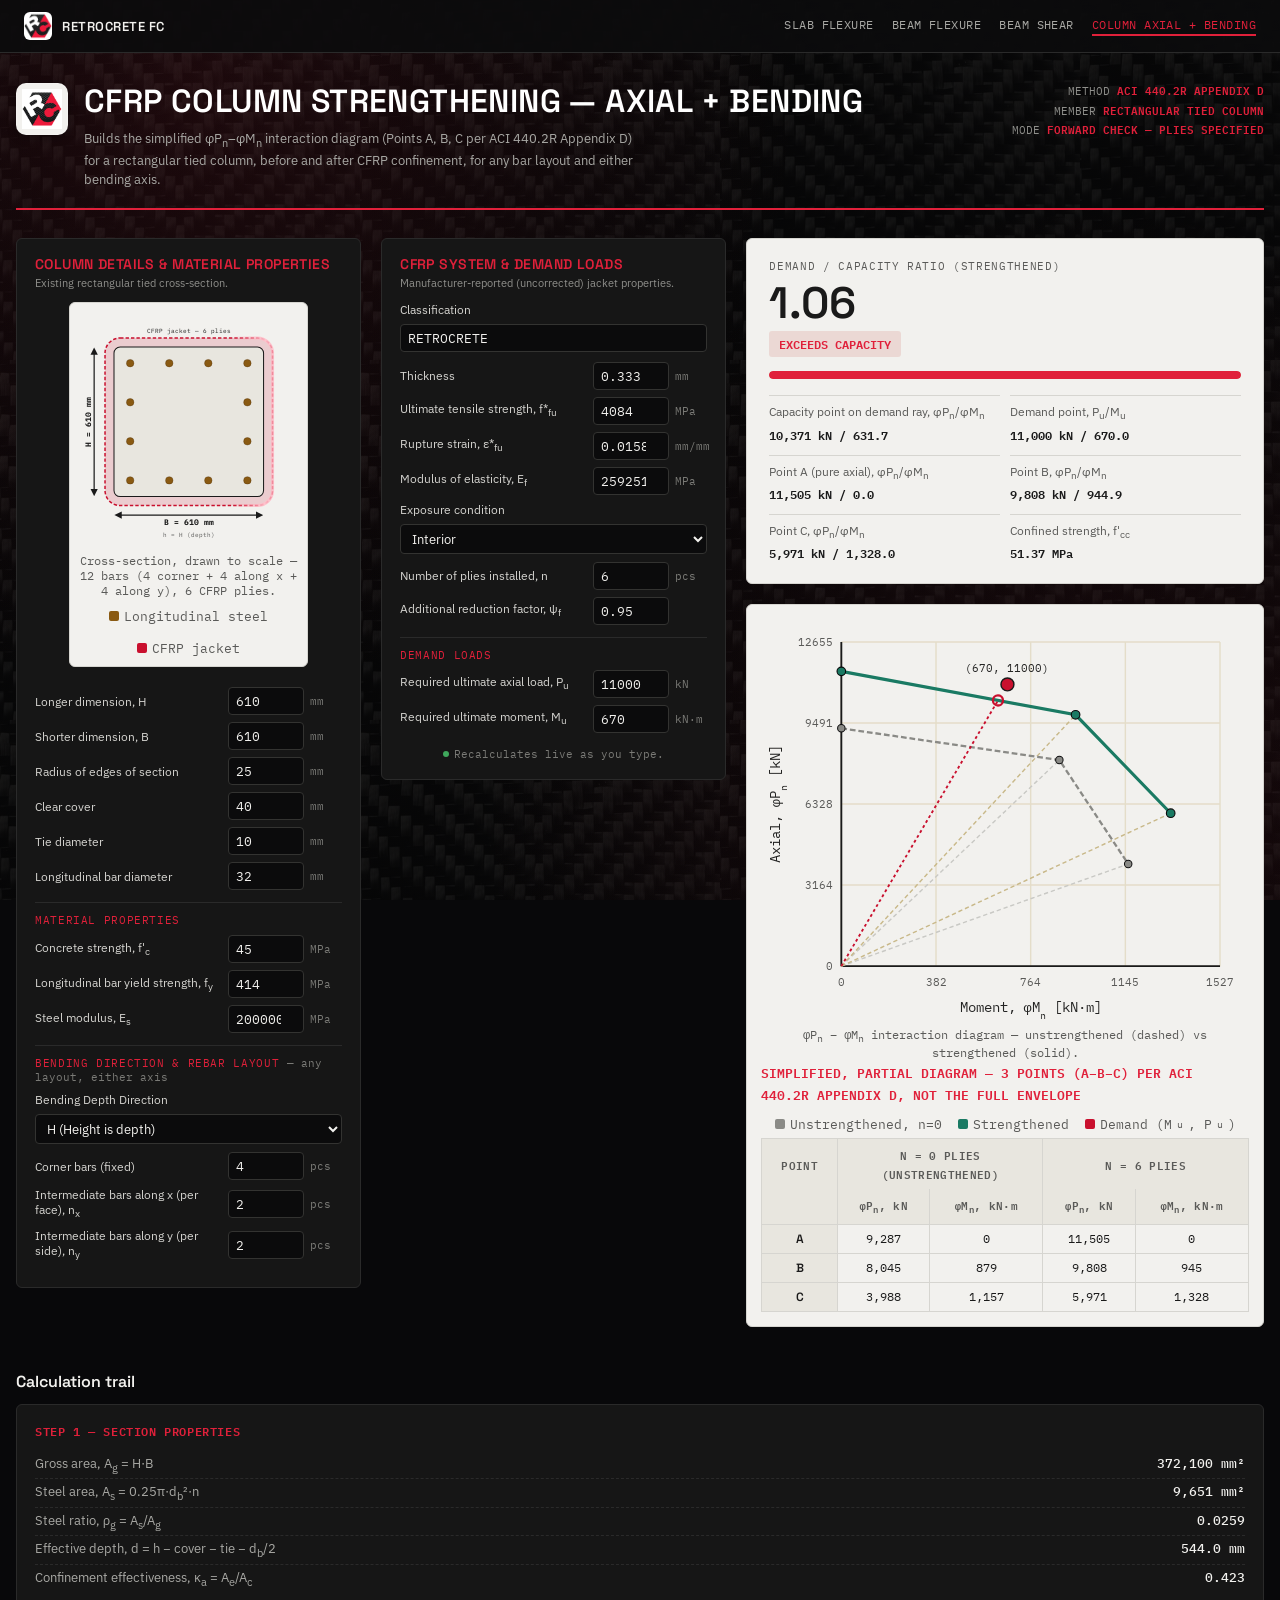
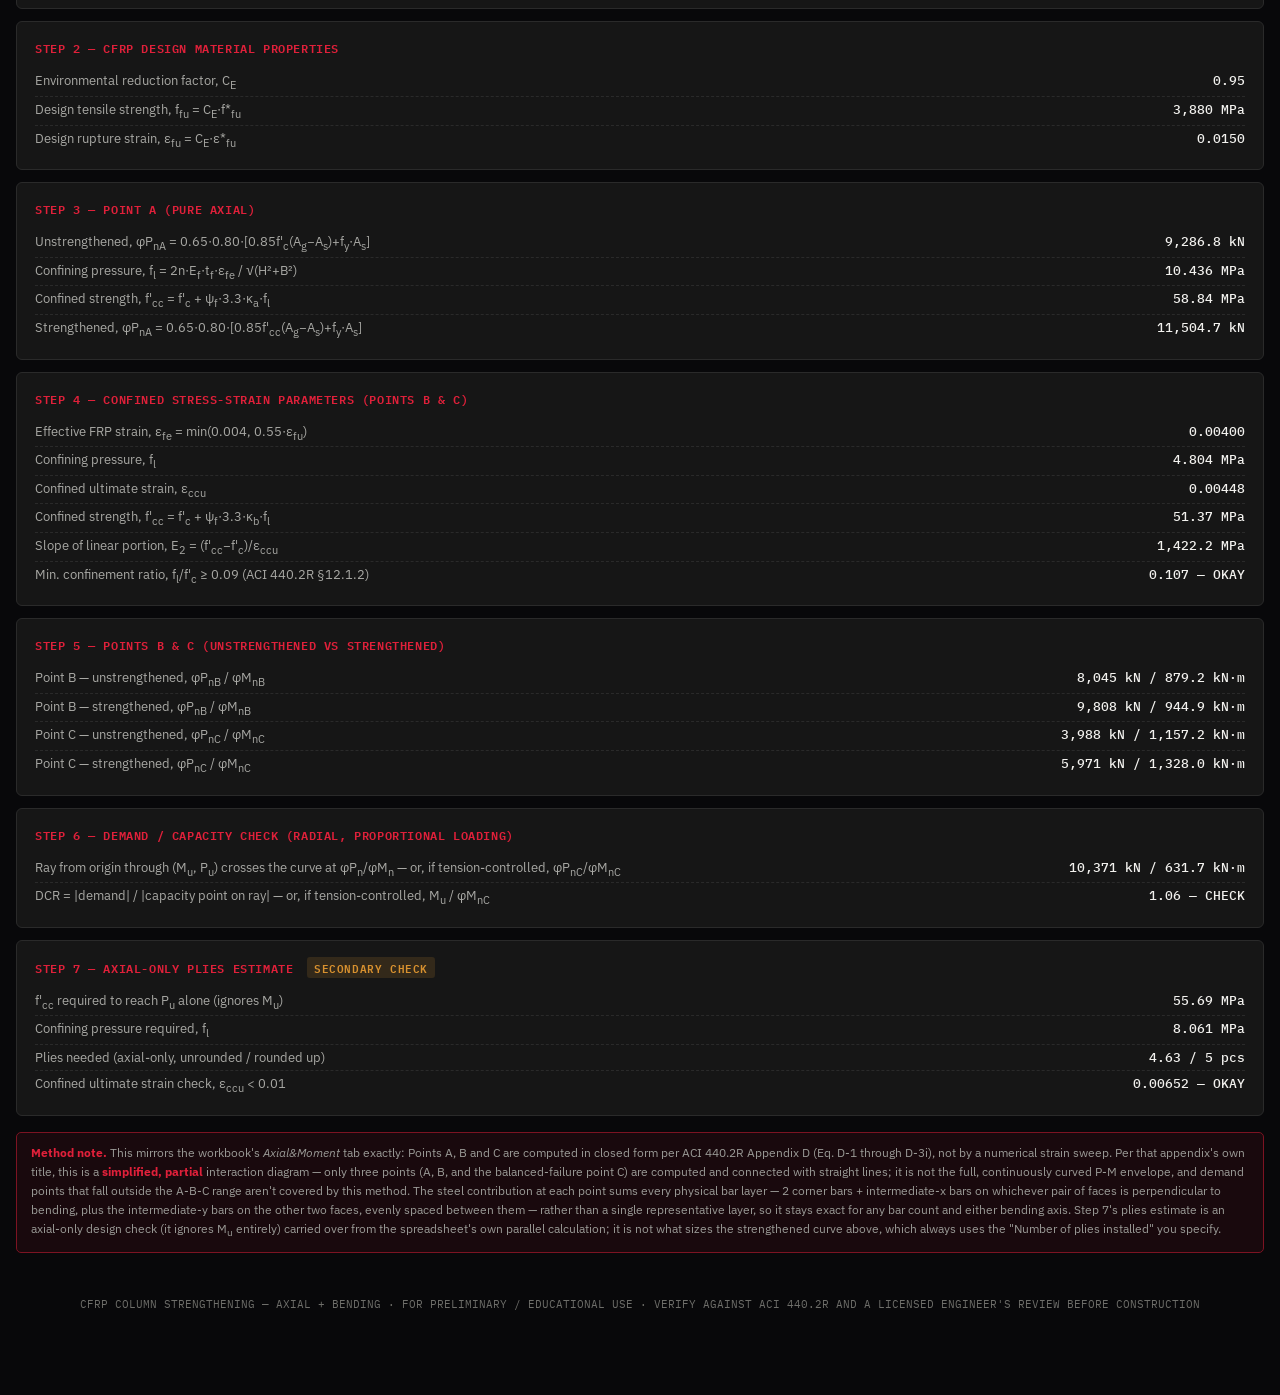
<file: calculators/column-axial-bending.html>
<!DOCTYPE html>
<html lang="en">
<head>
<meta charset="UTF-8">
<meta name="viewport" content="width=device-width, initial-scale=1.0">
<title>RetroCrete FC — CFRP Column Strengthening (Axial + Bending)</title>
<link rel="preconnect" href="https://fonts.googleapis.com">
<link rel="preconnect" href="https://fonts.gstatic.com" crossorigin>
<link href="https://fonts.googleapis.com/css2?family=Space+Grotesk:wght@500;600&family=IBM+Plex+Sans:wght@400;500;600&family=IBM+Plex+Mono:wght@400;500;600&display=swap" rel="stylesheet">
<link rel="stylesheet" href="../assets/style.css">
<style>
  .section-diagram.compact{max-width:78%; margin-left:auto; margin-right:auto; padding:10px;}
  .pm-table th, .pm-table td{border:1px solid var(--paper-line); padding:6px 8px; text-align:center;}
  .pm-table thead th{background:#e8e6df; font-weight:600; font-size:11px; color:var(--ink-soft); text-transform:uppercase; letter-spacing:0.03em;}
  .pm-table thead tr:first-child th{border-bottom:none;}
  .pm-table thead tr:last-child th{border-top:none; font-size:10.5px; text-transform:none;}
  .pm-table tbody td:first-child{font-weight:600; font-family:'Space Grotesk',sans-serif; background:#e8e6df;}
  .pm-table col.strengthened{background:rgba(26,122,99,0.05);}
  .pm-table{width:100%; border-collapse:collapse; margin-top:6px; font-family:'IBM Plex Mono',monospace; font-size:12px; color:var(--ink);}
</style>
</head>
<body>
<script src="../assets/nav.js"></script>
<div class="wrap">

  <header class="title-block">
    <div style="display:flex; align-items:flex-start; gap:16px;">
      <div class="brand-mark"><img src="../assets/retrocrete-logo.jpg" alt="RetroCrete FC logo"></div>
      <div>
        <h1>CFRP column strengthening — axial + bending</h1>
        <p>Builds the simplified φP<sub>n</sub>–φM<sub>n</sub> interaction diagram (Points A, B, C per ACI 440.2R Appendix D) for a rectangular tied column, before and after CFRP confinement, for any bar layout and either bending axis.</p>
      </div>
    </div>
    <div class="meta">
      METHOD <span>ACI 440.2R APPENDIX D</span><br>
      MEMBER <span>RECTANGULAR TIED COLUMN</span><br>
      MODE <span>FORWARD CHECK — PLIES SPECIFIED</span>
    </div>
  </header>

  <div class="grid-3col">
    <!-- COLUMN 1 -->
    <div class="card">
      <h2>Column details &amp; material properties</h2>
      <p class="sub">Existing rectangular tied cross-section.</p>

      <div class="section-diagram compact">
        <svg id="sectionSvg" viewBox="0 0 320 345"></svg>
        <div class="diag-caption" id="diagCaption">Cross-section, drawn to scale.</div>
        <div class="diag-legend">
          <span><span class="swatch" style="background:#8a5a12;"></span>Longitudinal steel</span>
          <span><span class="swatch" style="background:#c9102e;"></span>CFRP jacket</span>
        </div>
      </div>

      <div class="row"><label>Longer dimension, H</label><input type="number" id="H" value="610" min="50" oninput="runCalc()" onblur="clampInput('H')"><span class="unit">mm</span></div>
      <div class="row"><label>Shorter dimension, B</label><input type="number" id="B" value="610" min="50" oninput="runCalc()" onblur="clampInput('B')"><span class="unit">mm</span></div>
      <div class="row"><label>Radius of edges of section</label><input type="number" id="rc" value="25" min="0" oninput="runCalc()" onblur="clampInput('rc')"><span class="unit">mm</span></div>
      <div class="row"><label>Clear cover</label><input type="number" id="cover" value="40" min="0" oninput="runCalc()" onblur="clampInput('cover')"><span class="unit">mm</span></div>
      <div class="row"><label>Tie diameter</label><input type="number" id="tie" value="10" min="0" oninput="runCalc()" onblur="clampInput('tie')"><span class="unit">mm</span></div>
      <div class="row"><label>Longitudinal bar diameter</label><input type="number" id="db" value="32" min="1" oninput="runCalc()" onblur="clampInput('db')"><span class="unit">mm</span></div>

      <div class="section-title">Material properties</div>
      <div class="row"><label>Concrete strength, f'<sub>c</sub></label><input type="number" id="fc" value="45" min="1" oninput="runCalc()" onblur="clampInput('fc')"><span class="unit">MPa</span></div>
      <div class="row"><label>Longitudinal bar yield strength, f<sub>y</sub></label><input type="number" id="fy" value="414" min="1" oninput="runCalc()" onblur="clampInput('fy')"><span class="unit">MPa</span></div>
      <div class="row"><label>Steel modulus, E<sub>s</sub></label><input type="number" id="Es" value="200000" min="1" oninput="runCalc()" onblur="clampInput('Es')"><span class="unit">MPa</span></div>

      <div class="section-title">Bending direction &amp; rebar layout <span class="note-inline">— any layout, either axis</span></div>
      <div class="row" style="grid-template-columns:1fr;"><label>Bending Depth Direction</label></div>
      <select id="orientation" onchange="runCalc()" style="margin-bottom:8px;">
        <option value="H" selected>H (Height is depth)</option>
        <option value="B">B (Width is depth)</option>
      </select>
      <div class="row"><label>Corner bars (fixed)</label><input type="text" value="4" readonly><span class="unit">pcs</span></div>
      <div class="row"><label>Intermediate bars along x (per face), n<sub>x</sub></label><input type="number" id="nx" value="2" step="1" min="0" oninput="runCalc()" onblur="clampInput('nx')"><span class="unit">pcs</span></div>
      <div class="row"><label>Intermediate bars along y (per side), n<sub>y</sub></label><input type="number" id="ny" value="2" step="1" min="0" oninput="runCalc()" onblur="clampInput('ny')"><span class="unit">pcs</span></div>
    </div>

    <!-- COLUMN 2 -->
    <div class="card">
      <h2>CFRP system &amp; demand loads</h2>
      <p class="sub">Manufacturer-reported (uncorrected) jacket properties.</p>

      <div class="row"><label>Classification</label></div>
      <input type="text" id="classification" value="RETROCRETE" oninput="runCalc()" style="margin-bottom:10px;">

      <div class="row"><label>Thickness</label><input type="number" step="0.001" id="tf" value="0.333" min="0.001" oninput="runCalc()" onblur="clampInput('tf')"><span class="unit">mm</span></div>
      <div class="row"><label>Ultimate tensile strength, f*<sub>fu</sub></label><input type="number" id="ffu0" value="4084" min="1" oninput="runCalc()" onblur="clampInput('ffu0')"><span class="unit">MPa</span></div>
      <div class="row"><label>Rupture strain, ε*<sub>fu</sub></label><input type="number" step="0.0001" id="efu0" value="0.0158" min="0.00001" oninput="runCalc()" onblur="clampInput('efu0')"><span class="unit">mm/mm</span></div>
      <div class="row"><label>Modulus of elasticity, E<sub>f</sub></label><input type="number" id="Ef" value="259251" min="1" oninput="runCalc()" onblur="clampInput('Ef')"><span class="unit">MPa</span></div>
      <div class="row" style="grid-template-columns:1fr;"><label>Exposure condition</label></div>
      <select id="exposure" onchange="runCalc()" style="margin-bottom:8px;">
        <option value="interior" selected>Interior</option>
        <option value="exterior">Exterior</option>
        <option value="aggressive">Aggressive</option>
      </select>
      <div class="row"><label>Number of plies installed, n</label><input type="number" id="nplies" value="6" step="1" min="0" oninput="runCalc()" onblur="clampInput('nplies')"><span class="unit">pcs</span></div>
      <div class="row"><label>Additional reduction factor, ψ<sub>f</sub></label><input type="number" step="0.01" id="psif" value="0.95" min="0" oninput="runCalc()" onblur="clampInput('psif')"><span class="unit"></span></div>

      <div class="section-title">Demand loads</div>
      <div class="row"><label>Required ultimate axial load, P<sub>u</sub></label><input type="number" id="PuReq" value="11000" min="0" oninput="runCalc()" onblur="clampInput('PuReq')"><span class="unit">kN</span></div>
      <div class="row"><label>Required ultimate moment, M<sub>u</sub></label><input type="number" id="MuReq" value="670" min="0" oninput="runCalc()" onblur="clampInput('MuReq')"><span class="unit">kN·m</span></div>

      <div class="live-note" style="margin-top:14px;"><span class="live-dot"></span>Recalculates live as you type.</div>
    </div>

    <!-- COLUMN 3 : RESULTS -->
    <div class="results-col">
      <div class="dcr-panel">
        <div class="label">Demand / capacity ratio (strengthened)</div>
        <div class="dcr-value" id="dcrValue">—</div>
        <span class="dcr-status" id="dcrStatus">—</span>
        <div class="dcr-bar-track"><div class="dcr-bar-fill" id="dcrBar" style="width:0%; background:var(--teal-deep);"></div></div>
        <div class="dcr-sub">
          <div><span class="k">Capacity point on demand ray, φP<sub>n</sub>/φM<sub>n</sub></span><span class="v" id="outMnAtPu">—</span></div>
          <div><span class="k">Demand point, P<sub>u</sub>/M<sub>u</sub></span><span class="v" id="outMuReq2">—</span></div>
          <div><span class="k">Point A (pure axial), φP<sub>n</sub>/φM<sub>n</sub></span><span class="v" id="outPtA">—</span></div>
          <div><span class="k">Point B, φP<sub>n</sub>/φM<sub>n</sub></span><span class="v" id="outPtB">—</span></div>
          <div><span class="k">Point C, φP<sub>n</sub>/φM<sub>n</sub></span><span class="v" id="outPtC">—</span></div>
          <div><span class="k">Confined strength, f'<sub>cc</sub></span><span class="v" id="outFccB">—</span></div>
        </div>
      </div>

      <div class="section-diagram">
        <svg id="pmSvg" viewBox="0 0 340 280"></svg>
        <div class="diag-caption">φP<sub>n</sub> – φM<sub>n</sub> interaction diagram — unstrengthened (dashed) vs strengthened (solid).</div>
        <div class="diag-legend" style="margin-top:2px;"><span style="color:var(--teal); font-weight:600;">SIMPLIFIED, PARTIAL DIAGRAM — 3 POINTS (A–B–C) PER ACI 440.2R APPENDIX D, NOT THE FULL ENVELOPE</span></div>
        <div class="diag-legend">
          <span><span class="swatch" style="background:#8a8a86;"></span>Unstrengthened, n=0</span>
          <span><span class="swatch" style="background:#1a7a63;"></span>Strengthened</span>
          <span><span class="swatch" style="background:#c9102e;"></span>Demand (M<sub>u</sub>, P<sub>u</sub>)</span>
        </div>
        <table class="pm-table">
          <thead>
            <tr><th>Point</th><th colspan="2">n = 0 plies<br>(unstrengthened)</th><th colspan="2" id="tableNHeader">n plies</th></tr>
            <tr><th></th><th>φP<sub>n</sub>, kN</th><th>φM<sub>n</sub>, kN·m</th><th>φP<sub>n</sub>, kN</th><th>φM<sub>n</sub>, kN·m</th></tr>
          </thead>
          <tbody>
            <tr><td>A</td><td id="tA_Pu">—</td><td id="tA_Mu">—</td><td id="tA_Pc">—</td><td id="tA_Mc">—</td></tr>
            <tr><td>B</td><td id="tB_Pu">—</td><td id="tB_Mu">—</td><td id="tB_Pc">—</td><td id="tB_Mc">—</td></tr>
            <tr><td>C</td><td id="tC_Pu">—</td><td id="tC_Mu">—</td><td id="tC_Pc">—</td><td id="tC_Mc">—</td></tr>
          </tbody>
        </table>
      </div>
    </div>
  </div>

  <div class="steps" id="stepsWrap" style="display:none;">
    <h2>Calculation trail</h2>

    <div class="step-block">
      <h3>Step 1 — section properties</h3>
      <div class="step-row"><span class="k">Gross area, A<sub>g</sub> = H·B</span><span class="v" id="s_Ag">—</span></div>
      <div class="step-row"><span class="k">Steel area, A<sub>s</sub> = 0.25π·d<sub>b</sub>²·n</span><span class="v" id="s_As">—</span></div>
      <div class="step-row"><span class="k">Steel ratio, ρ<sub>g</sub> = A<sub>s</sub>/A<sub>g</sub></span><span class="v" id="s_rho">—</span></div>
      <div class="step-row"><span class="k">Effective depth, d = h − cover − tie − d<sub>b</sub>/2</span><span class="v" id="s_d">—</span></div>
      <div class="step-row"><span class="k">Confinement effectiveness, κ<sub>a</sub> = A<sub>e</sub>/A<sub>c</sub></span><span class="v" id="s_ka">—</span></div>
    </div>

    <div class="step-block">
      <h3>Step 2 — CFRP design material properties</h3>
      <div class="step-row"><span class="k">Environmental reduction factor, C<sub>E</sub></span><span class="v" id="s_CE">—</span></div>
      <div class="step-row"><span class="k">Design tensile strength, f<sub>fu</sub> = C<sub>E</sub>·f*<sub>fu</sub></span><span class="v" id="s_ffu">—</span></div>
      <div class="step-row"><span class="k">Design rupture strain, ε<sub>fu</sub> = C<sub>E</sub>·ε*<sub>fu</sub></span><span class="v" id="s_efu">—</span></div>
    </div>

    <div class="step-block">
      <h3>Step 3 — Point A (pure axial)</h3>
      <div class="step-row"><span class="k">Unstrengthened, φP<sub>nA</sub> = 0.65·0.80·[0.85f'<sub>c</sub>(A<sub>g</sub>−A<sub>s</sub>)+f<sub>y</sub>·A<sub>s</sub>]</span><span class="v" id="s_PnA_u">—</span></div>
      <div class="step-row"><span class="k">Confining pressure, f<sub>l</sub> = 2n·E<sub>f</sub>·t<sub>f</sub>·ε<sub>fe</sub> / √(H²+B²)</span><span class="v" id="s_flA">—</span></div>
      <div class="step-row"><span class="k">Confined strength, f'<sub>cc</sub> = f'<sub>c</sub> + ψ<sub>f</sub>·3.3·κ<sub>a</sub>·f<sub>l</sub></span><span class="v" id="s_fccA">—</span></div>
      <div class="step-row"><span class="k">Strengthened, φP<sub>nA</sub> = 0.65·0.80·[0.85f'<sub>cc</sub>(A<sub>g</sub>−A<sub>s</sub>)+f<sub>y</sub>·A<sub>s</sub>]</span><span class="v" id="s_PnA_c">—</span></div>
    </div>

    <div class="step-block">
      <h3>Step 4 — confined stress-strain parameters (Points B &amp; C)</h3>
      <div class="step-row"><span class="k">Effective FRP strain, ε<sub>fe</sub> = min(0.004, 0.55·ε<sub>fu</sub>)</span><span class="v" id="s_efeB">—</span></div>
      <div class="step-row"><span class="k">Confining pressure, f<sub>l</sub></span><span class="v" id="s_flB">—</span></div>
      <div class="step-row"><span class="k">Confined ultimate strain, ε<sub>ccu</sub></span><span class="v" id="s_eccu">—</span></div>
      <div class="step-row"><span class="k">Confined strength, f'<sub>cc</sub> = f'<sub>c</sub> + ψ<sub>f</sub>·3.3·κ<sub>b</sub>·f<sub>l</sub></span><span class="v" id="s_fccB">—</span></div>
      <div class="step-row"><span class="k">Slope of linear portion, E<sub>2</sub> = (f'<sub>cc</sub>−f'<sub>c</sub>)/ε<sub>ccu</sub></span><span class="v" id="s_E2">—</span></div>
      <div class="step-row"><span class="k">Min. confinement ratio, f<sub>l</sub>/f'<sub>c</sub> ≥ 0.09 (ACI 440.2R §12.1.2)</span><span class="v" id="s_minConf">—</span></div>
    </div>

    <div class="step-block">
      <h3>Step 5 — Points B &amp; C (unstrengthened vs strengthened)</h3>
      <div class="step-row"><span class="k">Point B — unstrengthened, φP<sub>nB</sub> / φM<sub>nB</sub></span><span class="v" id="s_PtB_u">—</span></div>
      <div class="step-row"><span class="k">Point B — strengthened, φP<sub>nB</sub> / φM<sub>nB</sub></span><span class="v" id="s_PtB_c">—</span></div>
      <div class="step-row"><span class="k">Point C — unstrengthened, φP<sub>nC</sub> / φM<sub>nC</sub></span><span class="v" id="s_PtC_u">—</span></div>
      <div class="step-row"><span class="k">Point C — strengthened, φP<sub>nC</sub> / φM<sub>nC</sub></span><span class="v" id="s_PtC_c">—</span></div>
    </div>

    <div class="step-block">
      <h3>Step 6 — demand / capacity check (radial, proportional loading)</h3>
      <div class="step-row" id="s_tensionRow" style="display:none;"><span class="k" style="color:var(--danger); font-weight:600;">⚠ Demand ray falls outside Points A–C (tension-controlled) — falling back to Mu / φMnC</span><span class="v"></span></div>
      <div class="step-row"><span class="k">Ray from origin through (M<sub>u</sub>, P<sub>u</sub>) crosses the curve at φP<sub>n</sub>/φM<sub>n</sub> — or, if tension-controlled, φP<sub>nC</sub>/φM<sub>nC</sub></span><span class="v" id="s_MnAtPu">—</span></div>
      <div class="step-row"><span class="k">DCR = |demand| / |capacity point on ray| — or, if tension-controlled, M<sub>u</sub> / φM<sub>nC</sub></span><span class="v" id="s_dcr">—</span></div>
    </div>

    <div class="step-block">
      <h3>Step 7 — axial-only plies estimate <span class="flag gov">SECONDARY CHECK</span></h3>
      <div class="step-row"><span class="k">f'<sub>cc</sub> required to reach P<sub>u</sub> alone (ignores M<sub>u</sub>)</span><span class="v" id="s_fccReq">—</span></div>
      <div class="step-row"><span class="k">Confining pressure required, f<sub>l</sub></span><span class="v" id="s_flReq">—</span></div>
      <div class="step-row"><span class="k">Plies needed (axial-only, unrounded / rounded up)</span><span class="v" id="s_pliesNeeded">—</span></div>
      <div class="step-row"><span class="k">Confined ultimate strain check, ε<sub>ccu</sub> &lt; 0.01</span><span class="v" id="s_eccuCheck">—</span></div>
    </div>

    <div class="note">
      <strong>Method note.</strong> This mirrors the workbook's <em>Axial&amp;Moment</em> tab exactly: Points A, B and C are
      computed in closed form per ACI 440.2R Appendix D (Eq. D-1 through D-3i), not by a numerical strain sweep. Per that
      appendix's own title, this is a <strong>simplified, partial</strong> interaction diagram — only three points (A, B,
      and the balanced-failure point C) are computed and connected with straight lines; it is not the full, continuously
      curved P-M envelope, and demand points that fall outside the A-B-C range aren't covered by this method. The
      steel contribution at each point sums every physical bar layer — 2 corner bars + intermediate-x bars on whichever
      pair of faces is perpendicular to bending, plus the intermediate-y bars on the other two faces, evenly spaced
      between them — rather than a single representative layer, so it stays exact for any bar count and either bending
      axis. Step 7's plies estimate is an axial-only design check (it ignores M<sub>u</sub> entirely) carried over from the
      spreadsheet's own parallel calculation; it is not what sizes the strengthened curve above, which always uses the
      "Number of plies installed" you specify.
    </div>
  </div>

  <footer>CFRP COLUMN STRENGTHENING — AXIAL + BENDING · FOR PRELIMINARY / EDUCATIONAL USE · VERIFY AGAINST ACI 440.2R AND A LICENSED ENGINEER'S REVIEW BEFORE CONSTRUCTION</footer>
</div>

<script>
const CE_TABLE = { interior: 0.95, exterior: 0.85, aggressive: 0.85 };
const PHI1 = 0.65, PHI2 = 0.80;      // ACI 318 factors for tied columns
const EPS_C0 = 0.002;                 // unconfined strain at f'c used in the eps_ccu model (AE118)
const KAPPA_EPS_A = 0.55;             // AE103
const KAPPA_EPS_B_CAP = 0.004;        // AE114 cap

function num(id){
  const el = document.getElementById(id);
  let v = parseFloat(el.value);
  const min = el.hasAttribute('min') ? parseFloat(el.getAttribute('min')) : null;
  if(isNaN(v)) v = (min !== null ? min : 0);
  if(min !== null && v < min) v = min;
  return v;
}
function clampInput(id){
  const el = document.getElementById(id);
  const v = num(id); // already clamped/NaN-safe
  if(parseFloat(el.value) !== v) el.value = v;
  runCalc();
}
function fmt(v, d=2){
  if(!isFinite(v)) return '—';
  return v.toLocaleString(undefined, {minimumFractionDigits:d, maximumFractionDigits:d});
}
function setText(id, text){ document.getElementById(id).textContent = text; }

/* ---------- smooth "Excel-like" number transitions ---------- */
const _animState = {};
function setAnimatedText(id, rawVal, decimals, suffix=''){
  const el = document.getElementById(id);
  if(!el) return;
  if(typeof rawVal !== 'number' || !isFinite(rawVal)){
    if(_animState[id]){ cancelAnimationFrame(_animState[id]); delete _animState[id]; }
    el.textContent = '—';
    delete el.dataset.rawValue;
    return;
  }
  const prevRaw = el.dataset.rawValue;
  const prevVal = prevRaw !== undefined ? parseFloat(prevRaw) : NaN;
  el.dataset.rawValue = rawVal;
  if(!isFinite(prevVal) || Math.abs(prevVal - rawVal) < 1e-9){
    el.textContent = fmt(rawVal, decimals) + suffix;
    return;
  }
  if(_animState[id]) cancelAnimationFrame(_animState[id]);
  const duration = 380, start = performance.now();
  function step(now){
    const t = Math.min(1, (now - start) / duration);
    const eased = 1 - Math.pow(1 - t, 3);
    el.textContent = fmt(prevVal + (rawVal - prevVal) * eased, decimals) + suffix;
    if (t < 1){ _animState[id] = requestAnimationFrame(step); }
    else { el.textContent = fmt(rawVal, decimals) + suffix; delete _animState[id]; }
  }
  _animState[id] = requestAnimationFrame(step);
}

/* ============================================================
   Parametric bar layout -- 4 corners + nx intermediate bars per
   face along x + ny intermediate bars per side along y. Matches
   the workbook's V27:AE32 inputs and the AE26 orientation toggle
   exactly (BJ66/BJ128 generalized steel layer tables).
   Returns an array of physical layer groups: {n, y} where y is
   the distance from the extreme compression fiber (0..h).
   ============================================================ */
function buildLayerGroups(h, cover, tie, db, nx, ny, orientation){
  const nearCover = cover + tie + db/2;
  const extremeIntermediate = (orientation === 'H') ? nx : ny; // AM27
  const levelCountL         = (orientation === 'H') ? ny : nx; // AM28
  const groups = [
    { n: 2 + extremeIntermediate, y: nearCover },               // Face A
    { n: 2 + extremeIntermediate, y: h - nearCover }             // Face B
  ];
  for(let m = 1; m <= levelCountL; m++){
    groups.push({ n: 2, y: nearCover + m*(h - 2*nearCover)/(levelCountL + 1) });
  }
  return groups;
}

/* Steel contribution at a given neutral-axis depth c, for a given
   ultimate strain (unconfined eps_cu or confined eps_ccu). Mirrors
   BJ66:BU78 / BJ128:BU140 exactly. Returns {sumF (N), sumM (N*mm)}. */
function steelSums(groups, c, epsUlt, h, db, fy, Es){
  let sumF = 0, sumM = 0;
  for(const g of groups){
    const Asi = 0.25*Math.PI*db*db*g.n;
    const eps = epsUlt*(c - g.y)/c;
    const fs = eps === 0 ? 0 : Math.sign(eps)*Math.min(Math.abs(eps)*Es, fy);
    const Fi = Asi*fs;
    const Mi = Fi*(h/2 - g.y);
    sumF += Fi; sumM += Mi;
  }
  return { sumF, sumM };
}

/* Eq. D-3a..D-3i coefficients (verified cell-by-cell against AO/AW69-143). */
function coeffsABC_DEFGHI(b, h, c, fc, Ec, E2, epsUlt){
  const k = epsUlt/c;
  const A = (-b*(Ec-E2)*(Ec-E2)/(12*fc)) * k*k;
  const Bc = (b*(Ec-E2)/2) * k;
  const Cc = -b*fc;
  const D = b*fc*c + (b*c*E2*epsUlt/2);
  const E = (-b*(Ec-E2)*(Ec-E2)/(16*fc)) * k*k;
  const F = (b*(c-h/2)*(Ec-E2)*(Ec-E2)*k*k)/(12*fc) + (b*(Ec-E2)*k)/3;
  const G = -( (b*fc/2) + b*(c-h/2)*((Ec-E2)/2)*k );
  const Hc = b*fc*(c-h/2);
  const I = (b*c*c*fc/2) - (b*c*fc*(c-h/2)) + (b*c*c*E2*epsUlt/3) - (epsUlt*(c-h/2)*(b*c*E2/2));
  return { A, B: Bc, C: Cc, D, E, F, G, H: Hc, I };
}

/* Full Point-B-or-C evaluation. c = neutral axis depth for THIS point.
   Returns {Pn (kN), Mn (kN*m)}. */
function evalPoint(b, h, c, fc, Ec, E2, epsUlt, groups, db, fy, Es){
  const co = coeffsABC_DEFGHI(b, h, c, fc, Ec, E2, epsUlt);
  const epsTPrime = (2*fc)/(Ec - E2);
  const yt = c*epsTPrime/epsUlt;
  const { sumF, sumM } = steelSums(groups, c, epsUlt, h, db, fy, Es);
  const Pn = PHI1*( co.A*yt**3 + co.B*yt**2 + co.C*yt + co.D + sumF ) / 1000;
  const Mn = PHI1*( co.E*yt**4 + co.F*yt**3 + co.G*yt**2 + co.H*yt + co.I + sumM ) / 1e6;
  return { Pn, Mn };
}

/* Linear interpolation of capacity moment at a target axial load,
/* Radial (proportional-loading) demand/capacity check: draws a ray from
   the origin through the demand point (Mu, Pu) and finds where that ray
   crosses the piecewise A-B-C capacity envelope. This is the standard way
   to read a DCR off a P-M interaction diagram -- comparing the demand
   point against the capacity point in the SAME load direction, not the
   capacity at a fixed Pu (which silently assumes the moment could grow
   or shrink independently of the axial load, which it can't for a single
   proportionally-applied load case). */
function radialCapacity(curve, Mu, Pu){
  for(let i = 0; i < curve.length - 1; i++){
    const p1 = curve[i], p2 = curve[i+1];
    const dM = p2.M - p1.M, dP = p2.P - p1.P;
    const denom = Mu*dP - Pu*dM;
    if(Math.abs(denom) < 1e-9) continue; // ray parallel to this segment
    const s = (Pu*p1.M - Mu*p1.P)/denom;
    if(s < -1e-6 || s > 1+1e-6) continue; // intersection not on this segment
    const Mcap = p1.M + s*dM, Pcap = p1.P + s*dP;
    const t = (Math.abs(Mu) > Math.abs(Pu)) ? Mcap/Mu : Pcap/Pu;
    if(t <= 1e-9) continue; // wrong direction along the ray
    return { Mcap, Pcap, t, inRange: true };
  }
  return { Mcap: 0, Pcap: 0, t: 0, inRange: false };
}

function runCalc(){
  const H = num('H'), B = num('B'), rc = num('rc');
  const cover = num('cover'), tie = num('tie'), db = num('db');
  const fc = num('fc'), fy = num('fy'), Es = num('Es');
  const orientation = document.getElementById('orientation').value;

  const nx = num('nx'), ny = num('ny');
  const tf = num('tf'), ffu0 = num('ffu0'), efu0 = num('efu0'), Ef = num('Ef');
  const exposure = document.getElementById('exposure').value;
  const nplies = num('nplies'), psif = num('psif');
  const PuReq = num('PuReq'), MuReq = num('MuReq');

  const nbar = 4 + 2*nx + 2*ny;
  const Ag = H*B;
  const As = 0.25*Math.PI*db*db*nbar;
  const rho = As/Ag;

  const h = (orientation === 'H') ? H : B;
  const b = (orientation === 'H') ? B : H;
  const d = h - cover - tie - db/2;


  // ---- confinement effectiveness ka (raw H,B -- section-shape property) ----
  const term1 = (B/H)*Math.pow(H-2*rc,2);
  const term2 = (H/B)*Math.pow(B-2*rc,2);
  const ka = (1 - (term1+term2)/(3*Ag) - rho) / (1 - rho);

  // ---- CFRP design material properties ----
  const CE = CE_TABLE[exposure];
  const ffu = CE*ffu0, efu = CE*efu0;
  setAnimatedText('s_CE', CE, 2);
  setAnimatedText('s_ffu', ffu, 0, ' MPa');
  setAnimatedText('s_efu', efu, 4);

  const diag = Math.sqrt(H*H + B*B);
  const groups = buildLayerGroups(h, cover, tie, db, nx, ny, orientation);

  // =================== POINT A ===================
  const Cax = 0.85*fc*(Ag-As), Sax = fy*As;
  const PnA_u = (Cax+Sax)*PHI1*PHI2/1000;

  const KappaA = ka*(B/H)*(B/H);
  const epsFeA = KAPPA_EPS_A*efu0; // raw efu0, not CE-adjusted (matches AE104)
  const flA = (2*nplies*Ef*tf*epsFeA)/diag;
  const fccA = fc + psif*3.3*KappaA*flA;
  const PnA_c = ((0.85*fccA*(Ag-As))+(fy*As))*PHI2*PHI1/1000;

  // =================== confined stress-strain params (shared by B & C) ===================
  const KappaB = ka*(H/B)*(H/B);
  const epsFeB = Math.min(KAPPA_EPS_B_CAP, efu*KAPPA_EPS_A); // efu = CE-adjusted (matches AE114)
  const flB = (2*nplies*Ef*tf*epsFeB)/diag;
  const epsCcu = EPS_C0*(1.5 + 12*KappaB*(flB/fc)*Math.pow(epsFeB/EPS_C0, 0.45));
  const fccB = fc + psif*3.3*KappaB*flB;
  const E2 = (fccB - fc)/epsCcu;
  const Ec = 4700*Math.sqrt(fc);
  const minConfRatio = flB/fc;
  const minConfOK = minConfRatio >= 0.09; // ACI 440.2R §12.1.2 minimum confinement check

  // =================== UNSTRENGTHENED curve (eps_cu=0.003, E2=0) ===================
  const EPS_CU_UNCONF = 0.003;
  const c_B_u = d;
  const c_C_u = d*EPS_CU_UNCONF/((fy/Es)+EPS_CU_UNCONF);
  const ptB_u = evalPoint(b, h, c_B_u, fc, Ec, 0, EPS_CU_UNCONF, groups, db, fy, Es);
  const ptC_u = evalPoint(b, h, c_C_u, fc, Ec, 0, EPS_CU_UNCONF, groups, db, fy, Es);

  // =================== STRENGTHENED curve (eps_ccu confined, E2 confined) ===================
  const c_B_c = d;
  const c_C_c = d*epsCcu/((fy/Es)+epsCcu);
  const ptB_c = evalPoint(b, h, c_B_c, fc, Ec, E2, epsCcu, groups, db, fy, Es);
  const ptC_c = evalPoint(b, h, c_C_c, fc, Ec, E2, epsCcu, groups, db, fy, Es);

  const curveU = [{P:PnA_u, M:0}, {P:ptB_u.Pn, M:ptB_u.Mn}, {P:ptC_u.Pn, M:ptC_u.Mn}];
  const curveC = [{P:PnA_c, M:0}, {P:ptB_c.Pn, M:ptB_c.Mn}, {P:ptC_c.Pn, M:ptC_c.Mn}];

  // =================== tabulated summary ===================
  setText('tableNHeader', 'n = ' + nplies + ' ' + (nplies===1?'ply':'plies'));
  setAnimatedText('tA_Pu', PnA_u, 0); setText('tA_Mu', fmt(0,0));
  setAnimatedText('tA_Pc', PnA_c, 0); setText('tA_Mc', fmt(0,0));
  setAnimatedText('tB_Pu', ptB_u.Pn, 0); setAnimatedText('tB_Mu', ptB_u.Mn, 0);
  setAnimatedText('tB_Pc', ptB_c.Pn, 0); setAnimatedText('tB_Mc', ptB_c.Mn, 0);
  setAnimatedText('tC_Pu', ptC_u.Pn, 0); setAnimatedText('tC_Mu', ptC_u.Mn, 0);
  setAnimatedText('tC_Pc', ptC_c.Pn, 0); setAnimatedText('tC_Mc', ptC_c.Mn, 0);

  // =================== demand / capacity check (radial) ===================
  const rad = radialCapacity(curveC, MuReq, PuReq);
  // When the demand ray never crosses the A-B or B-C segments, the demand's
  // Mu/Pu ratio is steeper than Point C's -- i.e. the section is being pushed
  // past the balanced-failure point into the TENSION-CONTROLLED range, which
  // the simplified 3-point method (Points A-B-C only) never computes a curve
  // for. There is no meaningful "capacity point" to measure a radial distance
  // to in that region, so as a fallback we compare demand moment directly
  // against Point C's own moment capacity: DCR = Mu / MnC. Past the balanced
  // point, available moment capacity only grows as axial load drops further,
  // so MnC is a reasonable (and conservative) ceiling for this check.
  const tensionControlled = !rad.inRange;
  let dcr, ok;
  if(tensionControlled){
    dcr = (ptC_c.Mn > 0) ? (MuReq / ptC_c.Mn) : Infinity;
    ok = isFinite(dcr) && dcr <= 1;
  } else {
    dcr = 1/rad.t;
    ok = dcr <= 1;
  }

  setText('outMnAtPu', tensionControlled
    ? (fmt(ptC_c.Pn,0) + ' kN / ' + fmt(ptC_c.Mn,1) + ' (Point C)')
    : (fmt(rad.Pcap,0) + ' kN / ' + fmt(rad.Mcap,1)));
  setText('outMuReq2', fmt(PuReq,0) + ' kN / ' + fmt(MuReq,1));
  setText('outPtA', fmt(PnA_c,0) + ' kN / 0.0');
  setText('outPtB', fmt(ptB_c.Pn,0) + ' kN / ' + fmt(ptB_c.Mn,1));
  setText('outPtC', fmt(ptC_c.Pn,0) + ' kN / ' + fmt(ptC_c.Mn,1));
  setAnimatedText('outFccB', fccB, 2, ' MPa');

  setAnimatedText('dcrValue', isFinite(dcr) ? dcr : 0, 2);
  const dcrStatusEl = document.getElementById('dcrStatus');
  const dcrBarEl = document.getElementById('dcrBar');
  if(!minConfOK){
    dcrStatusEl.textContent = 'MIN. CONFINEMENT RATIO NOT MET (fl/f\'c < 0.09)';
    dcrStatusEl.className = 'dcr-status fail';
  } else if(tensionControlled){
    dcrStatusEl.textContent = '\u26A0 TENSION-CONTROLLED \u2014 CHECKED AGAINST Mu / \u03c6MnC \u2014 ' + (ok ? 'OK' : 'EXCEEDS CAPACITY');
    dcrStatusEl.className = 'dcr-status ' + (ok ? 'ok' : 'fail');
  } else if(ok){
    dcrStatusEl.textContent = 'OK — DEMAND WITHIN CAPACITY';
    dcrStatusEl.className = 'dcr-status ok';
  } else {
    dcrStatusEl.textContent = 'EXCEEDS CAPACITY';
    dcrStatusEl.className = 'dcr-status fail';
  }
  dcrBarEl.style.width = Math.min(100, Math.max(0,isFinite(dcr)?dcr:1)*100) + '%';
  dcrBarEl.style.background = ok ? 'var(--ok)' : 'var(--danger)';

  // =================== axial-only "plies needed" secondary check ===================
  const fccReq = ((PuReq*1000/(0.8*PHI1)) - Sax) / (0.85*(Ag-As));
  const flReq = (fccReq - fc)/(3.3*ka*CE);
  const pliesRaw = (flReq*diag) / (2*Ef*tf*0.55*efu0);
  const pliesNeeded = Math.ceil(pliesRaw);
  const epsFeCheck = Math.min(0.55*efu0, flReq/fc);
  const epsCcuCheck = EPS_C0*(1.5 + 12*ka*(flReq/fc)*Math.pow(epsFeCheck/EPS_C0, 0.45));
  const eccuCheckOK = epsCcuCheck < 0.01;

  // =================== steps ===================
  document.getElementById('stepsWrap').style.display = 'block';
  setAnimatedText('s_Ag', Ag, 0, ' mm²');
  setAnimatedText('s_As', As, 0, ' mm²');
  setAnimatedText('s_rho', rho, 4);
  setAnimatedText('s_d', d, 1, ' mm');
  setAnimatedText('s_ka', ka, 3);

  setText('s_PnA_u', fmt(PnA_u,1) + ' kN');
  setAnimatedText('s_flA', flA, 3, ' MPa');
  setAnimatedText('s_fccA', fccA, 2, ' MPa');
  setText('s_PnA_c', fmt(PnA_c,1) + ' kN');

  setAnimatedText('s_efeB', epsFeB, 5);
  setAnimatedText('s_flB', flB, 3, ' MPa');
  setAnimatedText('s_eccu', epsCcu, 5);
  setAnimatedText('s_fccB', fccB, 2, ' MPa');
  setAnimatedText('s_E2', E2, 1, ' MPa');
  setText('s_minConf', fmt(minConfRatio,3) + ' — ' + (minConfOK ? 'OKAY' : 'NOT OKAY (below ACI minimum)'));

  setText('s_PtB_u', fmt(ptB_u.Pn,0) + ' kN / ' + fmt(ptB_u.Mn,1) + ' kN·m');
  setText('s_PtB_c', fmt(ptB_c.Pn,0) + ' kN / ' + fmt(ptB_c.Mn,1) + ' kN·m');
  setText('s_PtC_u', fmt(ptC_u.Pn,0) + ' kN / ' + fmt(ptC_u.Mn,1) + ' kN·m');
  setText('s_PtC_c', fmt(ptC_c.Pn,0) + ' kN / ' + fmt(ptC_c.Mn,1) + ' kN·m');

  document.getElementById('s_tensionRow').style.display = tensionControlled ? 'flex' : 'none';
  setText('s_MnAtPu', tensionControlled
    ? (fmt(ptC_c.Pn,0) + ' kN / ' + fmt(ptC_c.Mn,1) + ' kN·m (Point C)')
    : (rad.inRange ? (fmt(rad.Pcap,0) + ' kN / ' + fmt(rad.Mcap,1) + ' kN·m') : 'no intersection'));
  setText('s_dcr', (isFinite(dcr) ? fmt(dcr,2) : '—') + (ok ? ' — OK' : ' — CHECK'));

  setAnimatedText('s_fccReq', fccReq, 2, ' MPa');
  setAnimatedText('s_flReq', flReq, 3, ' MPa');
  setText('s_pliesNeeded', fmt(pliesRaw,2) + ' / ' + pliesNeeded + ' pcs');
  setText('s_eccuCheck', fmt(epsCcuCheck,5) + ' — ' + (eccuCheckOK ? 'OKAY' : 'NOT OKAY'));

  animatePMChart(curveU, curveC, MuReq, PuReq);
  drawSection(H, B, rc, cover, tie, db, nx, ny, nplies, orientation);
}

/* ---------- animated P-M chart transitions ---------- */
let _pmAnimFrame = null;
let _pmPrevState = null; // {curveU, curveC, Mu, Pu}

function lerpCurve(a, b, t){
  return a.map((pt, i) => ({ P: pt.P + (b[i].P - pt.P) * t, M: pt.M + (b[i].M - pt.M) * t }));
}

function animatePMChart(curveU, curveC, Mu, Pu){
  const newState = { curveU, curveC, Mu, Pu };
  if(!_pmPrevState){
    drawPMChart(curveU, curveC, Mu, Pu);
    _pmPrevState = newState;
    return;
  }
  if(_pmAnimFrame) cancelAnimationFrame(_pmAnimFrame);
  const from = _pmPrevState;
  const duration = 450, start = performance.now();
  function step(now){
    const t = Math.min(1, (now - start) / duration);
    const eased = 1 - Math.pow(1 - t, 3); // ease-out cubic, matches the number counters
    drawPMChart(
      lerpCurve(from.curveU, curveU, eased),
      lerpCurve(from.curveC, curveC, eased),
      from.Mu + (Mu - from.Mu) * eased,
      from.Pu + (Pu - from.Pu) * eased
    );
    if(t < 1){ _pmAnimFrame = requestAnimationFrame(step); }
    else { drawPMChart(curveU, curveC, Mu, Pu); _pmAnimFrame = null; }
  }
  _pmAnimFrame = requestAnimationFrame(step);
  _pmPrevState = newState;
}

function drawPMChart(curveU, curveC, Mu, Pu){
  const svg = document.getElementById('pmSvg');
  const viewW = 340, viewH = 280;
  const marginL = 56, marginR = 20, marginTop = 16, marginBot = 38;
  const plotW = viewW - marginL - marginR;
  const plotH = viewH - marginTop - marginBot;

  const allM = curveC.map(p=>p.M).concat(curveU.map(p=>p.M)).concat([Mu, 1]);
  const allP = curveC.map(p=>p.P).concat(curveU.map(p=>p.P)).concat([Pu, 1]);
  const maxM = Math.max(...allM) * 1.15;
  const maxP = Math.max(...allP) * 1.1;

  const xOf = m => marginL + (m/maxM)*plotW;
  const yOf = p => marginTop + plotH - (Math.max(0,p)/maxP)*plotH;

  let gridLines = '';
  const nTicks = 4;
  for(let i = 0; i <= nTicks; i++){
    const gx = marginL + (i/nTicks)*plotW;
    const gy = marginTop + (i/nTicks)*plotH;
    gridLines += `<line x1="${gx.toFixed(1)}" y1="${marginTop}" x2="${gx.toFixed(1)}" y2="${(marginTop+plotH).toFixed(1)}" stroke="#e4ddc9" stroke-width="1"/>`;
    gridLines += `<line x1="${marginL}" y1="${gy.toFixed(1)}" x2="${(marginL+plotW).toFixed(1)}" y2="${gy.toFixed(1)}" stroke="#e4ddc9" stroke-width="1"/>`;
    gridLines += `<text x="${gx.toFixed(1)}" y="${(marginTop+plotH+14).toFixed(1)}" font-size="7.5" fill="#5a5a58" text-anchor="middle" font-family="IBM Plex Mono, monospace">${(maxM*i/nTicks).toFixed(0)}</text>`;
    gridLines += `<text x="${(marginL-6).toFixed(1)}" y="${(gy+3).toFixed(1)}" font-size="7.5" fill="#5a5a58" text-anchor="end" font-family="IBM Plex Mono, monospace">${(maxP*(nTicks-i)/nTicks).toFixed(0)}</text>`;
  }

  function pathFor(curve){
    return curve.map((p,i) => `${i===0?'M':'L'} ${xOf(p.M).toFixed(1)} ${yOf(p.P).toFixed(1)}`).join(' ');
  }
  // dashed "balance lines" from origin through B and through C for BOTH curves,
  // echoing the ACI worked-example figure
  const originX = xOf(0), originY = yOf(0);
  const bx = xOf(curveC[1].M), by = yOf(curveC[1].P);
  const cx2 = xOf(curveC[2].M), cy2 = yOf(curveC[2].P);
  const bxU = xOf(curveU[1].M), byU = yOf(curveU[1].P);
  const cxU = xOf(curveU[2].M), cyU = yOf(curveU[2].P);

  const px = xOf(Mu), py = yOf(Pu);
  const markers = curveC.map(p => `<circle cx="${xOf(p.M).toFixed(1)}" cy="${yOf(p.P).toFixed(1)}" r="3" fill="#1a7a63" stroke="#0b0b0c" stroke-width="0.8"/>`).join('');
  const markersU = curveU.map(p => `<circle cx="${xOf(p.M).toFixed(1)}" cy="${yOf(p.P).toFixed(1)}" r="2.6" fill="#8a8a86" stroke="#0b0b0c" stroke-width="0.7"/>`).join('');

  // radial demand ray, extended out to the capacity curve intersection (if any)
  const rad = radialCapacity(curveC, Mu, Pu);
  let rayMarkup = '';
  if(rad.inRange){
    const capX = xOf(rad.Mcap), capY = yOf(rad.Pcap);
    rayMarkup = `
      <line x1="${originX.toFixed(1)}" y1="${originY.toFixed(1)}" x2="${capX.toFixed(1)}" y2="${capY.toFixed(1)}" stroke="#c9102e" stroke-width="1.3" stroke-dasharray="2 2"/>
      <circle cx="${capX.toFixed(1)}" cy="${capY.toFixed(1)}" r="3.5" fill="none" stroke="#c9102e" stroke-width="1.6"/>`;
  } else {
    // tension-controlled fallback: no point on the A-B-C curve shares the
    // demand's Mu/Pu ratio, so instead draw the distance from Point C
    // straight to the demand point, and call out why.
    const cPtX = xOf(curveC[2].M), cPtY = yOf(curveC[2].P);
    rayMarkup = `
      <line x1="${cPtX.toFixed(1)}" y1="${cPtY.toFixed(1)}" x2="${px.toFixed(1)}" y2="${py.toFixed(1)}" stroke="#c9102e" stroke-width="1.6" stroke-dasharray="2 2"/>
      <text x="${((cPtX+px)/2).toFixed(1)}" y="${((cPtY+py)/2-6).toFixed(1)}" font-size="8" font-weight="700" fill="#c9102e" text-anchor="middle" font-family="IBM Plex Mono, monospace">TENSION-CONTROLLED</text>`;
  }

  svg.innerHTML = `
    ${gridLines}
    <line x1="${marginL}" y1="${(marginTop+plotH).toFixed(1)}" x2="${(marginL+plotW).toFixed(1)}" y2="${(marginTop+plotH).toFixed(1)}" stroke="#1a1a1a" stroke-width="1.3"/>
    <line x1="${marginL}" y1="${marginTop}" x2="${marginL}" y2="${(marginTop+plotH).toFixed(1)}" stroke="#1a1a1a" stroke-width="1.3"/>
    <text x="${(marginL+plotW/2).toFixed(1)}" y="${(viewH-6).toFixed(1)}" font-size="9.5" fill="#242423" text-anchor="middle" font-family="IBM Plex Mono, monospace">Moment, φM<tspan baseline-shift="sub" font-size="7">n</tspan> [kN·m]</text>
    <text x="13" y="${(marginTop+plotH/2).toFixed(1)}" font-size="9.5" fill="#242423" text-anchor="middle" font-family="IBM Plex Mono, monospace" transform="rotate(-90 13 ${(marginTop+plotH/2).toFixed(1)})">Axial, φP<tspan baseline-shift="sub" font-size="7">n</tspan> [kN]</text>
    <line x1="${originX.toFixed(1)}" y1="${originY.toFixed(1)}" x2="${bxU.toFixed(1)}" y2="${byU.toFixed(1)}" stroke="#c9c9c5" stroke-width="1" stroke-dasharray="3 2"/>
    <line x1="${originX.toFixed(1)}" y1="${originY.toFixed(1)}" x2="${cxU.toFixed(1)}" y2="${cyU.toFixed(1)}" stroke="#c9c9c5" stroke-width="1" stroke-dasharray="3 2"/>
    <line x1="${originX.toFixed(1)}" y1="${originY.toFixed(1)}" x2="${bx.toFixed(1)}" y2="${by.toFixed(1)}" stroke="#c9b98a" stroke-width="1" stroke-dasharray="3 2"/>
    <line x1="${originX.toFixed(1)}" y1="${originY.toFixed(1)}" x2="${cx2.toFixed(1)}" y2="${cy2.toFixed(1)}" stroke="#c9b98a" stroke-width="1" stroke-dasharray="3 2"/>
    <path d="${pathFor(curveU)}" fill="none" stroke="#8a8a86" stroke-width="1.6" stroke-dasharray="4 2"/>
    <path d="${pathFor(curveC)}" fill="none" stroke="#1a7a63" stroke-width="2.2"/>
    ${rayMarkup}    ${markersU}    ${markers}
    <circle cx="${px.toFixed(1)}" cy="${py.toFixed(1)}" r="4.5" fill="#c9102e" stroke="#1a1a1a" stroke-width="1"/>
    <text x="${px.toFixed(1)}" y="${(py-9).toFixed(1)}" font-size="8" fill="#242423" text-anchor="middle" font-family="IBM Plex Mono, monospace">(${Mu.toFixed(0)}, ${Pu.toFixed(0)})</text>
  `;
}

function drawSection(H, B, rc, cover, tie, db, nx, ny, plies, orientation){
  const svg = document.getElementById('sectionSvg');
  if(![H,B,rc,cover,tie,db].every(isFinite) || H<=0 || B<=0){ svg.innerHTML=''; return; }

  const pad = 50;
  const drawArea = 320 - 2*pad;
  const scale = drawArea / Math.max(H,B);
  const drawW = B*scale, drawH = H*scale;
  const x0 = (320-drawW)/2, y0 = (320-drawH)/2;
  const rDraw = Math.max(2, rc*scale);
  // jacket band thickness scales visibly with the number of plies installed (capped so it can't crowd the canvas)
  const jacketOffset = Math.min(22, 3 + plies*1.7);
  // bar marker radius scales with the actual bar diameter input
  const barR = Math.max(2, Math.min(5.5, db*scale*0.5));

  // physical bar coordinates: corners + nx along top/bottom (x-faces) + ny along left/right (y-faces)
  const cxIn = (cover+tie+db/2)*scale, cyIn = (cover+tie+db/2)*scale;
  const bx0 = x0+cxIn, by0 = y0+cyIn, bw = drawW-2*cxIn, bh = drawH-2*cyIn;
  let bars = [
    {x:bx0, y:by0}, {x:bx0+bw, y:by0}, {x:bx0, y:by0+bh}, {x:bx0+bw, y:by0+bh}
  ];
  for(let i=1; i<=nx; i++){
    const fx = bx0 + i*bw/(nx+1);
    bars.push({x:fx, y:by0}); bars.push({x:fx, y:by0+bh});
  }
  for(let i=1; i<=ny; i++){
    const fy2 = by0 + i*bh/(ny+1);
    bars.push({x:bx0, y:fy2}); bars.push({x:bx0+bw, y:fy2});
  }
  const barsMarkup = bars.map(p => `<circle cx="${p.x.toFixed(1)}" cy="${p.y.toFixed(1)}" r="${barR.toFixed(2)}" fill="#8a5a12" stroke="#4a2f09" stroke-width="0.5"/>`).join('');

  const depthLabel = orientation === 'H' ? 'h = H (depth)' : 'h = B (depth)';

  const jx = x0-jacketOffset, jy = y0-jacketOffset, jw = drawW+2*jacketOffset, jh = drawH+2*jacketOffset, jr = rDraw+jacketOffset;
  const left = jx, right = jx+jw;
  const bandW = (right-left)*0.4;

  // dimension line/text helpers -- bold, high-contrast, with arrowheads and a paper backing chip
  function dimLabel(cx, cy, text, rotate){
    const w = text.length*7.2+10, h = 15;
    const t = rotate ? `transform="rotate(-90 ${cx.toFixed(1)} ${cy.toFixed(1)})"` : '';
    return `<g ${t}>
      <rect x="${(cx-w/2).toFixed(1)}" y="${(cy-h/2-2).toFixed(1)}" width="${w.toFixed(1)}" height="${h.toFixed(1)}" rx="3" fill="#f2f1ee" opacity="0.92"/>
      <text x="${cx.toFixed(1)}" y="${(cy+3).toFixed(1)}" font-size="12" font-weight="700" fill="#1a1a1a" text-anchor="middle" font-family="IBM Plex Mono, monospace">${text}</text>
    </g>`;
  }

  svg.innerHTML = `
    <defs>
      <marker id="dimArrow" viewBox="0 0 10 10" refX="5" refY="5" markerWidth="6" markerHeight="6" orient="auto-start-reverse">
        <path d="M0,0 L10,5 L0,10 z" fill="#1a1a1a"/>
      </marker>
      <linearGradient id="flowGrad" gradientUnits="userSpaceOnUse" x1="${(left-bandW).toFixed(1)}" y1="0" x2="${left.toFixed(1)}" y2="0">
        <stop offset="0%" stop-color="#ff8aa0" stop-opacity="0"/>
        <stop offset="50%" stop-color="#ffc2cc" stop-opacity="0.95"/>
        <stop offset="100%" stop-color="#ff8aa0" stop-opacity="0"/>
        <animate attributeName="x1" values="${(left-bandW).toFixed(1)};${right.toFixed(1)};${right.toFixed(1)}" keyTimes="0;0.5;1" dur="4s" repeatCount="indefinite"/>
        <animate attributeName="x2" values="${left.toFixed(1)};${(right+bandW).toFixed(1)};${(right+bandW).toFixed(1)}" keyTimes="0;0.5;1" dur="4s" repeatCount="indefinite"/>
      </linearGradient>
    </defs>
    <rect x="${jx.toFixed(1)}" y="${jy.toFixed(1)}" width="${jw.toFixed(1)}" height="${jh.toFixed(1)}"
      rx="${jr.toFixed(1)}" fill="rgba(201,16,46,0.16)" stroke="#c9102e" stroke-width="2.2" stroke-dasharray="5 3"/>
    <rect x="${x0.toFixed(1)}" y="${y0.toFixed(1)}" width="${drawW.toFixed(1)}" height="${drawH.toFixed(1)}"
      rx="${rDraw.toFixed(1)}" fill="#e8e6df" stroke="#1a1a1a" stroke-width="1.5"/>
    <rect x="${jx.toFixed(1)}" y="${jy.toFixed(1)}" width="${jw.toFixed(1)}" height="${jh.toFixed(1)}"
      rx="${jr.toFixed(1)}" fill="none" stroke="url(#flowGrad)" stroke-width="4.5"/>
    ${barsMarkup}
    <text x="160" y="${(y0-jacketOffset-8).toFixed(1)}" font-size="9" text-anchor="middle" fill="#242423" font-family="IBM Plex Mono, monospace">CFRP jacket — ${plies} ${plies===1?'ply':'plies'}</text>

    <line x1="${(x0-jacketOffset-16).toFixed(1)}" y1="${(y0+6).toFixed(1)}" x2="${(x0-jacketOffset-16).toFixed(1)}" y2="${(y0+drawH-6).toFixed(1)}" stroke="#1a1a1a" stroke-width="1.8" marker-start="url(#dimArrow)" marker-end="url(#dimArrow)"/>
    ${dimLabel(x0-jacketOffset-24, y0+drawH/2, `H = ${H.toFixed(0)} mm`, true)}

    <line x1="${(x0+6).toFixed(1)}" y1="${(y0+drawH+jacketOffset+14).toFixed(1)}" x2="${(x0+drawW-6).toFixed(1)}" y2="${(y0+drawH+jacketOffset+14).toFixed(1)}" stroke="#1a1a1a" stroke-width="1.8" marker-start="url(#dimArrow)" marker-end="url(#dimArrow)"/>
    ${dimLabel(x0+drawW/2, y0+drawH+jacketOffset+26, `B = ${B.toFixed(0)} mm`, false)}

    <text x="160" y="${(y0+drawH+jacketOffset+46).toFixed(1)}" font-size="8.5" text-anchor="middle" fill="#5a5a58" font-family="IBM Plex Mono, monospace">${depthLabel}</text>
  `;

  document.getElementById('diagCaption').textContent =
    `Cross-section, drawn to scale — ${4+2*nx+2*ny} bars (4 corner + ${nx*2} along x + ${ny*2} along y), ${plies} CFRP ${plies===1?'ply':'plies'}.`;
}

runCalc();

</script>
</body>
</html>
</file>
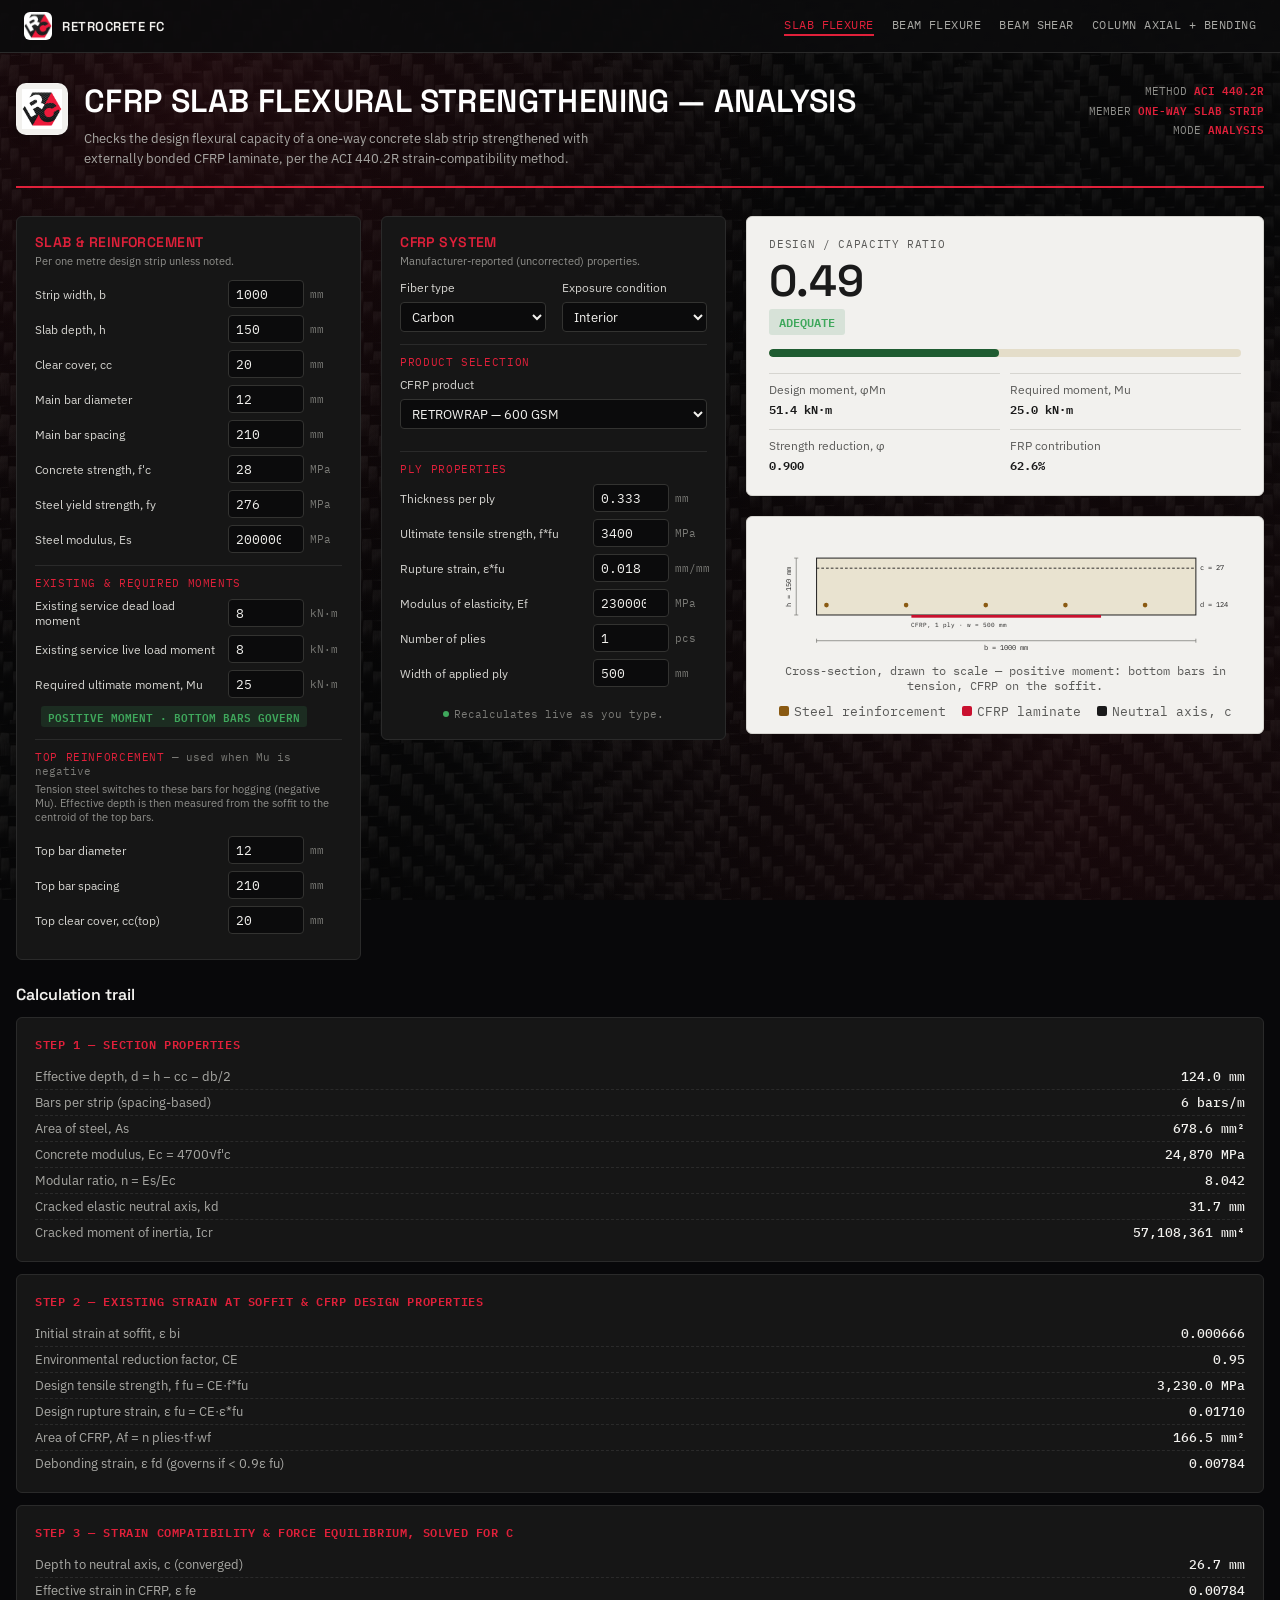
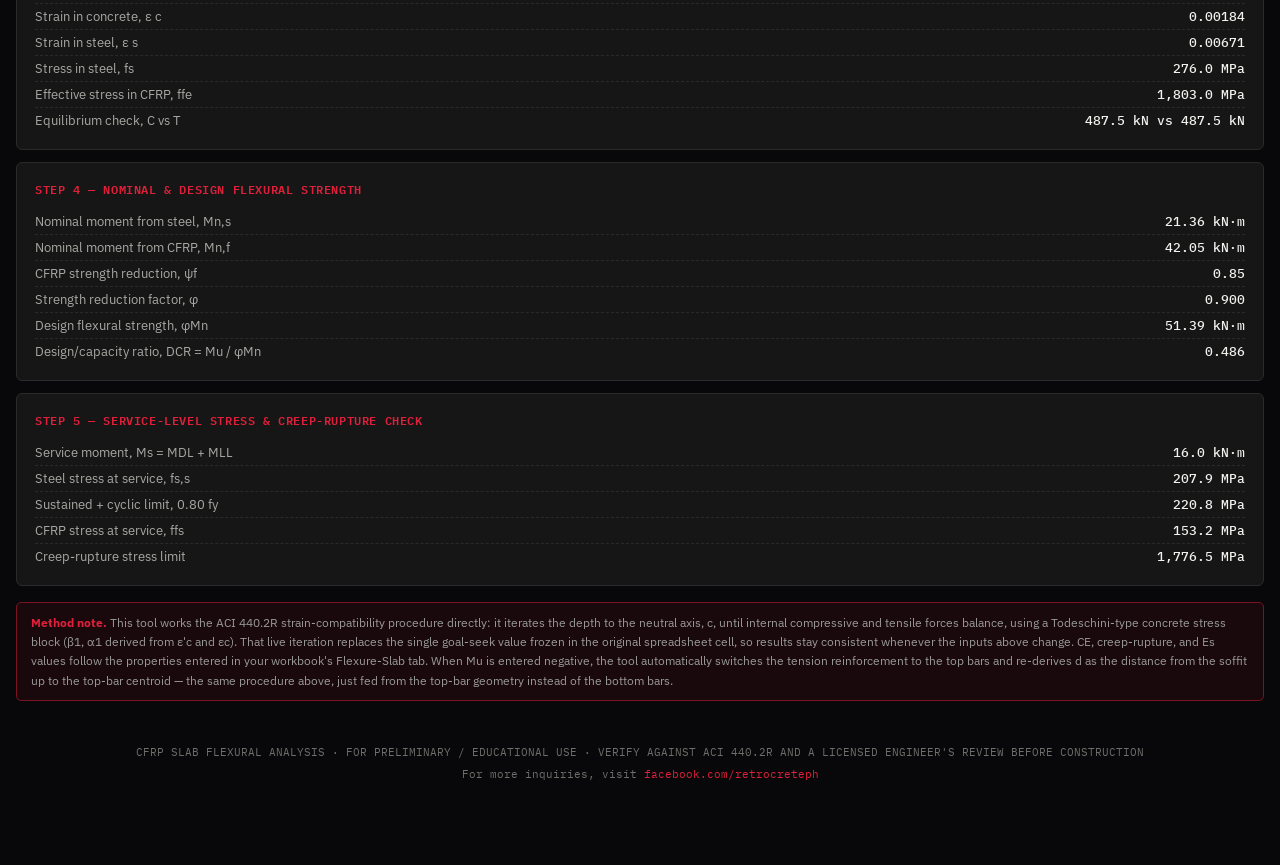
<file: calculators/slab-flexure.html>
<!DOCTYPE html>
<html lang="en">
<head>
<meta charset="UTF-8">
<meta name="viewport" content="width=device-width, initial-scale=1.0">
<title>RetroCrete FC — CFRP Slab Flexural Analysis</title>
<link rel="preconnect" href="https://fonts.googleapis.com">
<link rel="preconnect" href="https://fonts.gstatic.com" crossorigin>
<link href="https://fonts.googleapis.com/css2?family=Space+Grotesk:wght@500;600&family=IBM+Plex+Sans:wght@400;500;600&family=IBM+Plex+Mono:wght@400;500;600&display=swap" rel="stylesheet">
<link rel="stylesheet" href="../assets/style.css">
</head>
<body>
<script src="../assets/nav.js"></script>
<div class="wrap">

  <header class="title-block">
    <div style="display:flex; align-items:flex-start; gap:16px;">
      <div class="brand-mark"><img src="../assets/retrocrete-logo.jpg" alt="RetroCrete FC logo"></div>
      <div>
        <h1>CFRP slab flexural strengthening — analysis</h1>
        <p>Checks the design flexural capacity of a one-way concrete slab strip strengthened with externally bonded CFRP laminate, per the ACI 440.2R strain-compatibility method.</p>
      </div>
    </div>
    <div class="meta">
      METHOD <span>ACI 440.2R</span><br>
      MEMBER <span>ONE-WAY SLAB STRIP</span><br>
      MODE <span>ANALYSIS</span>
    </div>
  </header>

  <div class="grid-3col">
    <!-- INPUT: COLUMN 1 -->
    <div class="card">
      <h2>Slab &amp; reinforcement</h2>
      <p class="sub">Per one metre design strip unless noted.</p>

      <div class="row"><label>Strip width, b</label><input type="number" id="b" value="1000" oninput="runCalc()"><span class="unit">mm</span></div>
      <div class="row"><label>Slab depth, h</label><input type="number" id="h" value="150" oninput="runCalc()"><span class="unit">mm</span></div>
      <div class="row"><label>Clear cover, cc</label><input type="number" id="cc" value="20" oninput="runCalc()"><span class="unit">mm</span></div>
      <div class="row"><label>Main bar diameter</label><input type="number" id="barDia" value="12" oninput="runCalc()"><span class="unit">mm</span></div>
      <div class="row"><label>Main bar spacing</label><input type="number" id="barSpacing" value="210" oninput="runCalc()"><span class="unit">mm</span></div>
      <div class="row"><label>Concrete strength, f'c</label><input type="number" id="fc" value="28" oninput="runCalc()"><span class="unit">MPa</span></div>
      <div class="row"><label>Steel yield strength, fy</label><input type="number" id="fy" value="276" oninput="runCalc()"><span class="unit">MPa</span></div>
      <div class="row"><label>Steel modulus, Es</label><input type="number" id="Es" value="200000" oninput="runCalc()"><span class="unit">MPa</span></div>

      <div class="section-title">Existing &amp; required moments</div>
      <div class="row"><label>Existing service dead load moment</label><input type="number" id="mDL" value="8" oninput="runCalc()"><span class="unit">kN·m</span></div>
      <div class="row"><label>Existing service live load moment</label><input type="number" id="mLL" value="8" oninput="runCalc()"><span class="unit">kN·m</span></div>
      <div class="row"><label>Required ultimate moment, Mu</label><input type="number" id="mReq" value="25" oninput="runCalc()"><span class="unit">kN·m</span></div>
      <div style="margin-top:8px;"><span class="flag" id="modeBadge" style="background:rgba(63,168,92,0.15); color:var(--ok);">POSITIVE MOMENT · BOTTOM BARS GOVERN</span></div>

      <div class="section-title">Top reinforcement <span class="note-inline">— used when Mu is negative</span></div>
      <p class="sub" style="margin-top:-4px;">Tension steel switches to these bars for hogging (negative Mu). Effective depth is then measured from the soffit to the centroid of the top bars.</p>
      <div class="row"><label>Top bar diameter</label><input type="number" id="barDiaTop" value="12" oninput="runCalc()"><span class="unit">mm</span></div>
      <div class="row"><label>Top bar spacing</label><input type="number" id="barSpacingTop" value="210" oninput="runCalc()"><span class="unit">mm</span></div>
      <div class="row"><label>Top clear cover, cc(top)</label><input type="number" id="ccTop" value="20" oninput="runCalc()"><span class="unit">mm</span></div>
    </div>

    <!-- INPUT: COLUMN 2 -->
    <div class="card">
      <h2>CFRP system</h2>
      <p class="sub">Manufacturer-reported (uncorrected) properties.</p>

      <div class="two-col">
        <div class="row" style="grid-template-columns:1fr;"><label>Fiber type</label></div>
        <div class="row" style="grid-template-columns:1fr;"><label>Exposure condition</label></div>
      </div>
      <div class="two-col">
        <select id="fiber" onchange="runCalc()">
          <option value="carbon" selected>Carbon</option>
          <option value="glass">Glass</option>
          <option value="aramid">Aramid</option>
        </select>
        <select id="exposure" onchange="runCalc()">
          <option value="interior" selected>Interior</option>
          <option value="exterior">Exterior</option>
          <option value="aggressive">Aggressive</option>
        </select>
      </div>

      <div class="section-title" style="margin-top:12px;">Product selection</div>
      <div class="row" style="grid-template-columns:1fr;"><label>CFRP product</label></div>
      <select id="cfrpProduct" onchange="applyCfrpProduct()" style="margin-bottom:10px;">
        <option value="RETROWRAP - 200 GSM">RETROWRAP — 200 GSM</option>
        <option value="RETROWRAP - 300 GSM">RETROWRAP — 300 GSM</option>
        <option value="RETROWRAP - 600 GSM" selected>RETROWRAP — 600 GSM</option>
        <option value="RETROPLATE - 200 GSM">RETROPLATE — 200 GSM</option>
        <option value="RETROPLATE - 300 GSM">RETROPLATE — 300 GSM</option>
        <option value="RETROPLATE - 600 GSM">RETROPLATE — 600 GSM</option>
      </select>

      <div class="section-title">Ply properties</div>
      <div class="row"><label>Thickness per ply</label><input type="number" step="0.001" id="tf" value="0.333" readonly oninput="runCalc()"><span class="unit">mm</span></div>
      <div class="row"><label>Ultimate tensile strength, f*fu</label><input type="number" id="ffu" value="3400" readonly oninput="runCalc()"><span class="unit">MPa</span></div>
      <div class="row"><label>Rupture strain, ε*fu</label><input type="number" step="0.0001" id="efu" value="0.018" readonly oninput="runCalc()"><span class="unit">mm/mm</span></div>
      <div class="row"><label>Modulus of elasticity, Ef</label><input type="number" id="Ef" value="230000" readonly oninput="runCalc()"><span class="unit">MPa</span></div>
      <div class="row"><label>Number of plies</label><input type="number" id="plies" min="1" step="1" value="1" oninput="runCalc()"><span class="unit">pcs</span></div>
      <div class="row"><label>Width of applied ply</label><input type="number" id="widthPly" value="500" oninput="runCalc()"><span class="unit">mm</span></div>

      <div class="live-note" style="margin-top:20px;"><span class="live-dot"></span>Recalculates live as you type.</div>
    </div>

    <!-- RESULTS: COLUMN 3 -->
    <div class="results-col">
      <div class="dcr-panel">
        <div class="label">Design / capacity ratio</div>
        <div class="dcr-value" id="dcrValue">—</div>
        <span class="dcr-status" id="dcrStatus">RUN ANALYSIS</span>
        <div class="dcr-bar-track"><div class="dcr-bar-fill" id="dcrBar" style="width:0%; background:var(--teal-deep);"></div></div>
        <div class="dcr-sub">
          <div><span class="k">Design moment, φMn</span><span class="v" id="outPhiMn">—</span></div>
          <div><span class="k">Required moment, Mu</span><span class="v" id="outMreq">—</span></div>
          <div><span class="k">Strength reduction, φ</span><span class="v" id="outPhi">—</span></div>
          <div><span class="k">FRP contribution</span><span class="v" id="outFrpShare">—</span></div>
        </div>
      </div>

      <div class="section-diagram">
        <svg id="sectionSvg" viewBox="0 0 320 220"></svg>
        <div class="diag-caption" id="diagCaption">Cross-section, drawn to the input dimensions.</div>
        <div class="diag-legend">
          <span><span class="swatch" style="background:#8a5a12;"></span>Steel reinforcement</span>
          <span><span class="swatch" style="background:#c9102e;"></span>CFRP laminate</span>
          <span><span class="swatch" style="background:#1a1a1a;"></span>Neutral axis, c</span>
        </div>
      </div>
    </div>
  </div>

  <div class="steps" id="stepsWrap" style="display:none;">
    <h2>Calculation trail</h2>

    <div class="step-block">
      <h3>Step 1 — section properties</h3>
      <div class="step-row"><span class="k" id="s_d_label">Effective depth, d = h − cc − db/2</span><span class="v" id="s_d">—</span></div>
      <div class="step-row"><span class="k" id="s_pcs_label">Bars per strip (spacing-based)</span><span class="v" id="s_pcs">—</span></div>
      <div class="step-row"><span class="k" id="s_As_label">Area of steel, As</span><span class="v" id="s_As">—</span></div>
      <div class="step-row"><span class="k">Concrete modulus, Ec = 4700√f'c</span><span class="v" id="s_Ec">—</span></div>
      <div class="step-row"><span class="k">Modular ratio, n = Es/Ec</span><span class="v" id="s_n">—</span></div>
      <div class="step-row"><span class="k">Cracked elastic neutral axis, kd</span><span class="v" id="s_kd">—</span></div>
      <div class="step-row"><span class="k">Cracked moment of inertia, Icr</span><span class="v" id="s_Icr">—</span></div>
    </div>

    <div class="step-block">
      <h3>Step 2 — existing strain at soffit &amp; CFRP design properties</h3>
      <div class="step-row"><span class="k">Initial strain at soffit, ε bi</span><span class="v" id="s_ebi">—</span></div>
      <div class="step-row"><span class="k">Environmental reduction factor, CE</span><span class="v" id="s_CE">—</span></div>
      <div class="step-row"><span class="k">Design tensile strength, f fu = CE·f*fu</span><span class="v" id="s_ffu">—</span></div>
      <div class="step-row"><span class="k">Design rupture strain, ε fu = CE·ε*fu</span><span class="v" id="s_efu">—</span></div>
      <div class="step-row"><span class="k">Area of CFRP, Af = n plies·tf·wf</span><span class="v" id="s_Af">—</span></div>
      <div class="step-row"><span class="k">Debonding strain, ε fd (governs if &lt; 0.9ε fu)</span><span class="v" id="s_efd">—</span></div>
    </div>

    <div class="step-block">
      <h3>Step 3 — strain compatibility &amp; force equilibrium, solved for c</h3>
      <div class="step-row"><span class="k">Depth to neutral axis, c (converged)</span><span class="v" id="s_c">—</span></div>
      <div class="step-row"><span class="k">Effective strain in CFRP, ε fe</span><span class="v" id="s_efe">—</span></div>
      <div class="step-row"><span class="k">Strain in concrete, ε c</span><span class="v" id="s_ec">—</span></div>
      <div class="step-row"><span class="k">Strain in steel, ε s</span><span class="v" id="s_es">—</span></div>
      <div class="step-row"><span class="k">Stress in steel, fs</span><span class="v" id="s_fs">—</span></div>
      <div class="step-row"><span class="k">Effective stress in CFRP, ffe</span><span class="v" id="s_ffe">—</span></div>
      <div class="step-row"><span class="k">Equilibrium check, C vs T</span><span class="v" id="s_eq">—</span></div>
    </div>

    <div class="step-block">
      <h3>Step 4 — nominal &amp; design flexural strength</h3>
      <div class="step-row"><span class="k" id="s_Mns_label">Nominal moment from steel, Mn,s</span><span class="v" id="s_Mns">—</span></div>
      <div class="step-row"><span class="k">Nominal moment from CFRP, Mn,f</span><span class="v" id="s_Mnf">—</span></div>
      <div class="step-row"><span class="k">CFRP strength reduction, ψf</span><span class="v" id="s_psi">—</span></div>
      <div class="step-row"><span class="k">Strength reduction factor, φ</span><span class="v" id="s_phi">—</span></div>
      <div class="step-row"><span class="k">Design flexural strength, φMn</span><span class="v" id="s_phiMn">—</span></div>
      <div class="step-row"><span class="k">Design/capacity ratio, DCR = Mu / φMn</span><span class="v" id="s_dcr">—</span></div>
    </div>

    <div class="step-block">
      <h3>Step 5 — service-level stress &amp; creep-rupture check</h3>
      <div class="step-row"><span class="k">Service moment, Ms = MDL + MLL</span><span class="v" id="s_Ms">—</span></div>
      <div class="step-row"><span class="k">Steel stress at service, fs,s <span class="flag gov" id="s_fssFlag" style="display:none;">LIMIT</span></span><span class="v" id="s_fss">—</span></div>
      <div class="step-row"><span class="k">Sustained + cyclic limit, 0.80 fy</span><span class="v" id="s_fssLim">—</span></div>
      <div class="step-row"><span class="k">CFRP stress at service, ffs <span class="flag gov" id="s_ffsFlag" style="display:none;">LIMIT</span></span><span class="v" id="s_ffs">—</span></div>
      <div class="step-row"><span class="k">Creep-rupture stress limit</span><span class="v" id="s_ffsLim">—</span></div>
    </div>

    <div class="note">
      <strong>Method note.</strong> This tool works the ACI 440.2R strain-compatibility procedure directly:
      it iterates the depth to the neutral axis, c, until internal compressive and tensile forces balance,
      using a Todeschini-type concrete stress block (β1, α1 derived from ε'c and εc). That live iteration
      replaces the single goal-seek value frozen in the original spreadsheet cell, so results stay consistent
      whenever the inputs above change. CE, creep-rupture, and Es values follow the properties entered in
      your workbook's Flexure-Slab tab. When Mu is entered negative, the tool automatically switches the
      tension reinforcement to the top bars and re-derives d as the distance from the soffit up to the top-bar
      centroid — the same procedure above, just fed from the top-bar geometry instead of the bottom bars.
    </div>
  </div>

  <footer>CFRP SLAB FLEXURAL ANALYSIS · FOR PRELIMINARY / EDUCATIONAL USE · VERIFY AGAINST ACI 440.2R AND A LICENSED ENGINEER'S REVIEW BEFORE CONSTRUCTION<br>
  For more inquiries, visit <a href="https://web.facebook.com/retrocreteph/?_rdc=1&_rdr#" target="_blank" rel="noopener noreferrer" style="color:var(--teal); text-decoration:none;">facebook.com/retrocreteph</a>
  </footer>
</div>

<script>
const CE_TABLE = {
  interior:   { carbon:0.95, glass:0.75, aramid:0.85 },
  exterior:   { carbon:0.85, glass:0.65, aramid:0.75 },
  aggressive: { carbon:0.85, glass:0.50, aramid:0.70 }
};
const CREEP_LIMIT = { carbon:0.55, glass:0.20, aramid:0.30 };

// Manufacturer CFRP properties — same product catalog used across the RetroCrete FC
// analysis tools (Type / Thickness / Ultimate Tensile Strength / Rupture Strain / Modulus lookup).
const CFRP_PRODUCTS = {
  'RETROWRAP - 200 GSM':  { tf:0.111, ffu:3400, efu:0.018, Ef:230000 },
  'RETROWRAP - 300 GSM':  { tf:0.167, ffu:3400, efu:0.018, Ef:230000 },
  'RETROWRAP - 600 GSM':  { tf:0.333, ffu:3400, efu:0.018, Ef:230000 },
  'RETROPLATE - 200 GSM': { tf:0.111, ffu:4900, efu:0.019, Ef:240000 },
  'RETROPLATE - 300 GSM': { tf:0.167, ffu:4900, efu:0.019, Ef:240000 },
  'RETROPLATE - 600 GSM': { tf:0.333, ffu:4900, efu:0.019, Ef:240000 }
};

function applyCfrpProduct(){
  const key = document.getElementById('cfrpProduct').value;
  const fieldIds = ['tf','ffu','efu','Ef'];
  const p = CFRP_PRODUCTS[key];
  const targets = { tf:[p.tf,3], ffu:[p.ffu,0], efu:[p.efu,4], Ef:[p.Ef,0] };
  fieldIds.forEach(id => {
    const el = document.getElementById(id);
    const fromVal = parseFloat(el.value);
    const [toVal, decimals] = targets[id];
    el.value = toVal;                 // real value — used immediately for calc
    el.setAttribute('readonly','readonly');
    animateInputDisplay(el, isFinite(fromVal) ? fromVal : toVal, toVal, decimals); // cosmetic count-up
  });
  runCalc();
}

function num(id){ return parseFloat(document.getElementById(id).value); }
function fmt(v, d=2){
  if(!isFinite(v)) return '—';
  return v.toLocaleString(undefined, {minimumFractionDigits:d, maximumFractionDigits:d});
}

/* ---------- smooth "Excel-like" number transitions ---------- */
const _animState = {};
function setAnimatedText(id, rawVal, decimals, suffix=''){
  const el = document.getElementById(id);
  if(!el) return;
  if(typeof rawVal !== 'number' || !isFinite(rawVal)){
    if(_animState[id]){ cancelAnimationFrame(_animState[id]); delete _animState[id]; }
    el.textContent = (rawVal === null || rawVal === undefined) ? '—' : rawVal;
    delete el.dataset.rawValue;
    return;
  }
  const prevRaw = el.dataset.rawValue;
  const prevVal = prevRaw !== undefined ? parseFloat(prevRaw) : NaN;
  el.dataset.rawValue = rawVal;
  if(!isFinite(prevVal) || Math.abs(prevVal - rawVal) < 1e-9){
    el.textContent = fmt(rawVal, decimals) + suffix;
    return;
  }
  if(_animState[id]) cancelAnimationFrame(_animState[id]);
  const duration = 380, start = performance.now();
  function step(now){
    const t = Math.min(1, (now - start) / duration);
    const eased = 1 - Math.pow(1 - t, 3);
    el.textContent = fmt(prevVal + (rawVal - prevVal) * eased, decimals) + suffix;
    if (t < 1){ _animState[id] = requestAnimationFrame(step); }
    else { el.textContent = fmt(rawVal, decimals) + suffix; delete _animState[id]; }
  }
  _animState[id] = requestAnimationFrame(step);
}
function animateInputDisplay(el, fromVal, toVal, decimals){
  if(!el || !isFinite(fromVal) || Math.abs(fromVal - toVal) < 1e-9) return;
  const id = el.id + '__input';
  if(_animState[id]) cancelAnimationFrame(_animState[id]);
  const duration = 380, start = performance.now();
  function step(now){
    const t = Math.min(1, (now - start) / duration);
    const eased = 1 - Math.pow(1 - t, 3);
    el.value = (fromVal + (toVal - fromVal) * eased).toFixed(decimals);
    if (t < 1){ _animState[id] = requestAnimationFrame(step); }
    else { el.value = toVal; delete _animState[id]; }
  }
  _animState[id] = requestAnimationFrame(step);
}

function solveEquilibrium(h, d, b, fc, Ec, Es, fy, As, Af, Ef, ebi, efd){
  function state(c){
    let strainAvail = 0.003*(h-c)/c - ebi;
    let efe = Math.min(efd, strainAvail);
    if (efe < 0) efe = 0;
    let ec = (efe+ebi)*(c/(h-c));
    let es = (efe+ebi)*((d-c)/(h-c));
    let fs = Math.min(Es*es, fy);
    let ffe = Ef*efe;
    let ecPrime = 1.7*fc/Ec;
    let beta1, alpha1;
    if (ec <= 0.00001){ beta1=0.85; alpha1=0.85; }
    else{
      beta1 = (4*ecPrime - ec)/(6*ecPrime - 2*ec);
      alpha1 = (3*ecPrime*ec - ec*ec)/(3*beta1*ecPrime*ecPrime);
    }
    let C = alpha1*fc*beta1*c*b;
    let T = As*fs + Af*ffe;
    return {c, efe, ec, es, fs, ffe, beta1, alpha1, C, T, diff:C-T};
  }
  let lo=0.5, hi=Math.min(h-0.5, d-0.5);
  let sLo = state(lo), sHi = state(hi);
  for(let i=0;i<80;i++){
    let mid = (lo+hi)/2;
    let sMid = state(mid);
    if (Math.sign(sMid.diff) === Math.sign(sLo.diff)){ lo=mid; sLo=sMid; }
    else{ hi=mid; sHi=sMid; }
  }
  return state((lo+hi)/2);
}

function updateModeBadge(){
  const isNeg = num('mReq') < 0;
  const badge = document.getElementById('modeBadge');
  if (isNeg){
    badge.textContent = 'NEGATIVE MOMENT · TOP BARS GOVERN';
    badge.style.background = 'rgba(216,145,47,0.15)';
    badge.style.color = 'var(--amber)';
  } else {
    badge.textContent = 'POSITIVE MOMENT · BOTTOM BARS GOVERN';
    badge.style.background = 'rgba(63,168,92,0.15)';
    badge.style.color = 'var(--ok)';
  }
  return isNeg;
}

function runCalc(){
  const b = num('b'), h = num('h'), cc = num('cc'), barDia = num('barDia'),
        barSpacing = num('barSpacing'),
        barDiaTop = num('barDiaTop'), barSpacingTop = num('barSpacingTop'), ccTop = num('ccTop'),
        fc = num('fc'), fy = num('fy'), Es = num('Es'),
        mDLraw = num('mDL'), mLLraw = num('mLL'), mReqRaw = num('mReq'),
        fiber = document.getElementById('fiber').value,
        exposure = document.getElementById('exposure').value,
        tf = num('tf'), ffuStar = num('ffu'), efuStar = num('efu'), Ef = num('Ef'),
        plies = num('plies'), widthPly = num('widthPly');

  if ([b,h,cc,barDia,barSpacing,barDiaTop,barSpacingTop,ccTop,fc,fy,Es,mDLraw,mLLraw,mReqRaw,
       tf,ffuStar,efuStar,Ef,plies,widthPly].some(v => !isFinite(v))) return;

  // Negative Mu = hogging: tension reinforcement switches to the top bars.
  // Same procedure throughout, just fed from the top-bar geometry — effective
  // depth is still "far face to tension-steel centroid", now measured from the
  // soffit up to the top-bar centroid: d = h - cc(top) - db(top)/2.
  const isNeg = updateModeBadge();
  const ccUse = isNeg ? ccTop : cc;
  const barDiaUse = isNeg ? barDiaTop : barDia;
  const barSpacingUse = isNeg ? barSpacingTop : barSpacing;

  // magnitudes only — sign just selects which reinforcement layer governs
  const mDL = Math.abs(mDLraw), mLL = Math.abs(mLLraw), mReq = Math.abs(mReqRaw);

  const pcs = Math.ceil((1000/barSpacingUse)) + 1;
  const d = h - ccUse - barDiaUse/2;
  const As = 0.25*Math.PI*pcs*barDiaUse*barDiaUse;
  const Ec = 4700*Math.sqrt(fc);
  const n = Es/Ec;
  const rho = As/(b*d);
  const k = Math.sqrt(rho*n*rho*n + 2*rho*n) - rho*n;
  const kd = k*d;
  const Icr = (b*Math.pow(kd,3))/3 + n*As*Math.pow(d-kd,2);

  const M_DL_Nmm = mDL*1e6;
  const ebi = M_DL_Nmm*(h-kd)/(Icr*Ec);

  const CE = CE_TABLE[exposure][fiber];
  const ffu = CE*ffuStar;
  const efu = CE*efuStar;
  const Af = plies*tf*widthPly;
  let efd = 0.41*Math.sqrt(fc/(plies*Ef*tf));
  efd = Math.min(efd, 0.9*efu);

  const st = solveEquilibrium(h, d, b, fc, Ec, Es, fy, As, Af, Ef, ebi, efd);

  const epsY = fy/Es;
  let phi = 0.65 + 0.25*(st.es - epsY)/(0.005 - epsY);
  phi = Math.max(0.65, Math.min(0.9, phi));
  const psiF = 0.85;

  const MnS = As*st.fs*(d - st.beta1*st.c/2);
  const MnF = Af*st.ffe*(h - st.beta1*st.c/2);
  const phiMn_Nmm = phi*(MnS + psiF*MnF);
  const phiMn = phiMn_Nmm/1e6;
  const dcr = mReq/phiMn;

  const Ms_Nmm = (mDL+mLL)*1e6;
  let fss = n*Ms_Nmm*(d-kd)/Icr;
  const fssLim = 0.8*fy;
  const fssGoverned = fss > fssLim;
  fss = Math.min(fss, fssLim);

  const nf = Ef/Ec;
  let ffs = nf*Ms_Nmm*(h-kd)/Icr - Ef*ebi;
  if (ffs<0) ffs = 0;
  const ffsLim = CREEP_LIMIT[fiber]*ffu;
  const ffsGoverned = ffs > ffsLim;
  ffs = Math.min(ffs, ffsLim);

  setAnimatedText('dcrValue', dcr, 2);
  const dcrStatus = document.getElementById('dcrStatus');
  const dcrBar = document.getElementById('dcrBar');
  if (dcr <= 1){
    dcrStatus.textContent = 'ADEQUATE';
    dcrStatus.className = 'dcr-status ok';
    dcrBar.style.background = 'var(--ok-deep)';
  } else {
    dcrStatus.textContent = 'INADEQUATE';
    dcrStatus.className = 'dcr-status fail';
    dcrBar.style.background = 'var(--danger-deep)';
  }
  dcrBar.style.width = Math.min(100, dcr*100) + '%';

  setAnimatedText('outPhiMn', phiMn, 1, ' kN·m');
  setAnimatedText('outMreq', mReq, 1, (isNeg?' kN·m (−)':' kN·m'));
  setAnimatedText('outPhi', phi, 3);
  setAnimatedText('outFrpShare', 100*(psiF*MnF)/(MnS+psiF*MnF), 1, '%');

  document.getElementById('s_d_label').textContent = isNeg
    ? 'Effective depth, d = h − cc(top) − db(top)/2'
    : 'Effective depth, d = h − cc − db/2';
  document.getElementById('s_pcs_label').textContent = isNeg
    ? 'Top bars per strip (spacing-based)'
    : 'Bars per strip (spacing-based)';
  document.getElementById('s_As_label').textContent = isNeg
    ? 'Area of top steel, As'
    : 'Area of steel, As';
  document.getElementById('s_Mns_label').textContent = isNeg
    ? 'Nominal moment from top steel, Mn,s'
    : 'Nominal moment from steel, Mn,s';

  setAnimatedText('s_d', d, 1, ' mm');
  setAnimatedText('s_pcs', pcs, 0, ' bars/m');
  setAnimatedText('s_As', As, 1, ' mm²');
  setAnimatedText('s_Ec', Ec, 0, ' MPa');
  setAnimatedText('s_n', n, 3);
  setAnimatedText('s_kd', kd, 1, ' mm');
  setAnimatedText('s_Icr', Icr, 0, ' mm\u2074');

  setAnimatedText('s_ebi', ebi, 6);
  setAnimatedText('s_CE', CE, 2);
  setAnimatedText('s_ffu', ffu, 1, ' MPa');
  setAnimatedText('s_efu', efu, 5);
  setAnimatedText('s_Af', Af, 1, ' mm²');
  setAnimatedText('s_efd', efd, 5);

  setAnimatedText('s_c', st.c, 1, ' mm');
  setAnimatedText('s_efe', st.efe, 5);
  setAnimatedText('s_ec', st.ec, 5);
  setAnimatedText('s_es', st.es, 5);
  setAnimatedText('s_fs', st.fs, 1, ' MPa');
  setAnimatedText('s_ffe', st.ffe, 1, ' MPa');
  document.getElementById('s_eq').textContent = fmt(st.C/1000,1)+' kN vs '+fmt(st.T/1000,1)+' kN';

  setAnimatedText('s_Mns', MnS/1e6, 2, ' kN·m');
  setAnimatedText('s_Mnf', MnF/1e6, 2, ' kN·m');
  setAnimatedText('s_psi', psiF, 2);
  setAnimatedText('s_phi', phi, 3);
  setAnimatedText('s_phiMn', phiMn, 2, ' kN·m');
  setAnimatedText('s_dcr', dcr, 3);

  setAnimatedText('s_Ms', mDL+mLL, 1, ' kN·m');
  setAnimatedText('s_fss', fss, 1, ' MPa');
  setAnimatedText('s_fssLim', fssLim, 1, ' MPa');
  document.getElementById('s_fssFlag').style.display = fssGoverned ? 'inline-block' : 'none';
  setAnimatedText('s_ffs', ffs, 1, ' MPa');
  setAnimatedText('s_ffsLim', ffsLim, 1, ' MPa');
  document.getElementById('s_ffsFlag').style.display = ffsGoverned ? 'inline-block' : 'none';

  document.getElementById('stepsWrap').style.display = 'block';
  drawSection(h, d, st.c, barDiaUse, pcs, b, barSpacingUse, ccUse, widthPly, plies, isNeg);
}

function drawSection(h, d, c, barDia, pcs, b, barSpacing, cc, widthPly, plies, isNeg){
  const svg = document.getElementById('sectionSvg');

  const plyCount = Math.max(1, Math.round(plies));
  const plyThk = 4, plyGap = 1.5;
  const frpStackH = plyCount*plyThk + (plyCount-1)*plyGap;

  // Positive Mu: compression top, bottom bars + soffit CFRP in tension at the bottom.
  // Negative Mu ("inverted"): same procedure, but the tension side is the top —
  // top bars near the top face, c and d measured up from the soffit instead of
  // down from the top, and the CFRP drawn on the top face.
  const marginL = 82, marginR = 78;
  const marginTop = 40 + (isNeg ? Math.max(0, frpStackH - 5) : 0);
  const marginBot = 62 + (isNeg ? 0 : Math.max(0, frpStackH - 5));
  const maxDrawW = 560, maxDrawH = 240;
  const scale = Math.min(maxDrawW / b, maxDrawH / h);
  const drawW = b*scale, drawH = h*scale;
  const viewW = drawW + marginL + marginR;
  const viewH = drawH + marginTop + marginBot;
  svg.setAttribute('viewBox', `0 0 ${viewW.toFixed(1)} ${viewH.toFixed(1)}`);

  const x0 = marginL, y0 = marginTop;
  const X = v => x0 + v*scale;   // v = mm from left edge of slab, 0..b
  const Y = v => y0 + v*scale;   // v = mm from top edge of slab, 0..h

  // rebar centers, true spacing, clamped inside the strip
  const edge = cc + barDia/2;
  let barXs = [];
  for (let i=0;i<pcs;i++){
    const xmm = edge + i*barSpacing;
    if (xmm <= b - edge + 0.01) barXs.push(xmm);
  }
  // d is always "far face to tension-bar centroid". For bottom bars that far
  // face is the top (bar sits at depth d from the top). For top bars it's the
  // soffit (bar sits at depth d up from the bottom, i.e. h-d down from the top).
  const barDepthFromTop = isNeg ? (h - d) : d;
  const dRebarY = Y(barDepthFromTop);
  let barsMarkup = barXs.map(xmm =>
    `<circle cx="${X(xmm).toFixed(1)}" cy="${dRebarY.toFixed(1)}" r="${Math.max(2.5, Math.min(5, barDia*scale/2)).toFixed(1)}" fill="#8a5a12" />`
  ).join('');

  // FRP strip centered on the slab width — one thin layer drawn per ply,
  // on the soffit for positive Mu, on the top face for negative Mu.
  const frpX0 = Math.max(0, (b - widthPly)/2);
  const frpW = Math.min(widthPly, b);
  const plyShades = ['#c9102e', '#a10d25', '#7c0a1d'];
  let frpMarkup = '';
  for (let i=0;i<plyCount;i++){
    const yy = isNeg ? (y0 - (i+1)*plyThk - i*plyGap) : (y0 + drawH + i*(plyThk+plyGap));
    frpMarkup += `<rect x="${X(frpX0).toFixed(1)}" y="${yy.toFixed(1)}" width="${(frpW*scale).toFixed(1)}" height="${plyThk}" fill="${plyShades[i % plyShades.length]}"/>`;
  }
  const frpLabelY = isNeg ? (y0 - frpStackH - 6) : (y0 + drawH + frpStackH + 14);

  // c is neutral-axis depth from the compression face — from the top for
  // positive Mu, from the soffit (so h-c down from the top) for negative Mu.
  const cDepthFromTop = isNeg ? (h - c) : c;
  const cY = Y(cDepthFromTop);
  const dimBY = y0 + drawH + (isNeg ? 34 : frpStackH + 34);
  const dimHX = x0 - 30;

  // explicit "measured from the soffit" dimension line for d in negative mode
  const dDimX = x0 + drawW + 34;
  const dDimMarkup = isNeg ? `
    <line x1="${dDimX.toFixed(1)}" y1="${(y0+drawH).toFixed(1)}" x2="${dDimX.toFixed(1)}" y2="${dRebarY.toFixed(1)}" stroke="#6e6e6a" stroke-width="1"/>
    <line x1="${(dDimX-3).toFixed(1)}" y1="${(y0+drawH).toFixed(1)}" x2="${(dDimX+3).toFixed(1)}" y2="${(y0+drawH).toFixed(1)}" stroke="#6e6e6a" stroke-width="1"/>
    <line x1="${(dDimX-3).toFixed(1)}" y1="${dRebarY.toFixed(1)}" x2="${(dDimX+3).toFixed(1)}" y2="${dRebarY.toFixed(1)}" stroke="#6e6e6a" stroke-width="1"/>
  ` : '';

  const svgMarkup = `
    <title>Slab cross-section, drawn to scale</title>
    <desc>Cross-section of the slab strip drawn to scale from the width and depth inputs, showing effective depth d, neutral axis depth c, steel reinforcement at true spacing, and the CFRP laminate${isNeg ? ' on the top face (negative moment)' : ' on the soffit'}.</desc>

    <rect x="${x0.toFixed(1)}" y="${y0.toFixed(1)}" width="${drawW.toFixed(1)}" height="${drawH.toFixed(1)}" fill="#e9e3d0" stroke="#242423" stroke-width="1.5"/>

    <line x1="${x0.toFixed(1)}" y1="${cY.toFixed(1)}" x2="${(x0+drawW).toFixed(1)}" y2="${cY.toFixed(1)}" stroke="#1a1a1a" stroke-width="1.3" stroke-dasharray="4 3"/>
    <text x="${(x0+drawW+6).toFixed(1)}" y="${(cY+3).toFixed(1)}" font-size="10" fill="#1a1a1a" font-family="IBM Plex Mono, monospace">c = ${c.toFixed(0)}</text>

    ${barsMarkup}
    <text x="${(x0+drawW+6).toFixed(1)}" y="${(dRebarY+3).toFixed(1)}" font-size="10" fill="#242423" font-family="IBM Plex Mono, monospace">${isNeg?'top bars, ':''}d = ${d.toFixed(0)}${isNeg?' (from soffit)':''}</text>
    ${dDimMarkup}

    ${frpMarkup}
    <text x="${X(frpX0).toFixed(1)}" y="${frpLabelY.toFixed(1)}" font-size="9.5" fill="#242423" font-family="IBM Plex Mono, monospace">CFRP${isNeg?' (top face)':''}, ${plyCount} ply${plyCount>1?'s':''} · w = ${widthPly.toFixed(0)} mm</text>

    <!-- height dimension, left -->
    <line x1="${dimHX.toFixed(1)}" y1="${y0.toFixed(1)}" x2="${dimHX.toFixed(1)}" y2="${(y0+drawH).toFixed(1)}" stroke="#6e6e6a" stroke-width="1"/>
    <line x1="${(dimHX-3).toFixed(1)}" y1="${y0.toFixed(1)}" x2="${(dimHX+3).toFixed(1)}" y2="${y0.toFixed(1)}" stroke="#6e6e6a" stroke-width="1"/>
    <line x1="${(dimHX-3).toFixed(1)}" y1="${(y0+drawH).toFixed(1)}" x2="${(dimHX+3).toFixed(1)}" y2="${(y0+drawH).toFixed(1)}" stroke="#6e6e6a" stroke-width="1"/>
    <text x="${(dimHX-8).toFixed(1)}" y="${(y0+drawH/2).toFixed(1)}" font-size="10" fill="#242423" font-family="IBM Plex Mono, monospace" text-anchor="middle" transform="rotate(-90 ${(dimHX-8).toFixed(1)} ${(y0+drawH/2).toFixed(1)})">h = ${h.toFixed(0)} mm</text>

    <!-- width dimension, bottom -->
    <line x1="${x0.toFixed(1)}" y1="${dimBY.toFixed(1)}" x2="${(x0+drawW).toFixed(1)}" y2="${dimBY.toFixed(1)}" stroke="#6e6e6a" stroke-width="1"/>
    <line x1="${x0.toFixed(1)}" y1="${(dimBY-3).toFixed(1)}" x2="${x0.toFixed(1)}" y2="${(dimBY+3).toFixed(1)}" stroke="#6e6e6a" stroke-width="1"/>
    <line x1="${(x0+drawW).toFixed(1)}" y1="${(dimBY-3).toFixed(1)}" x2="${(x0+drawW).toFixed(1)}" y2="${(dimBY+3).toFixed(1)}" stroke="#6e6e6a" stroke-width="1"/>
    <text x="${(x0+drawW/2).toFixed(1)}" y="${(dimBY+14).toFixed(1)}" font-size="10" fill="#242423" font-family="IBM Plex Mono, monospace" text-anchor="middle">b = ${b.toFixed(0)} mm</text>
  `;
  svg.innerHTML = svgMarkup;

  document.getElementById('diagCaption').textContent = isNeg
    ? `Cross-section, drawn to scale — negative moment: top bars in tension, CFRP on the top face.`
    : `Cross-section, drawn to scale — positive moment: bottom bars in tension, CFRP on the soffit.`;
}

applyCfrpProduct();
</script>
</body>
</html>
</file>
<file: assets/style.css>
:root{
    --ink:#1a1a1a;
    --ink-soft:#5a5a58;
    --paper:#f2f1ee;
    --paper-line:#d6d5d0;
    --blueprint:#0b0b0c;
    --blueprint-2:#161616;
    --teal:#e0203a;
    --teal-deep:#7c1322;
    --amber:#d8912f;
    --amber-deep:#8a5a12;
    --danger:#e0203a;
    --danger-deep:#7c1322;
    --ok:#3fa85c;
    --ok-deep:#1f5c31;
  }
  *{box-sizing:border-box;}
  html,body{margin:0;padding:0;}
  body{
    background-color:#08080a;
    background-image:
      radial-gradient(circle at 15% 10%, rgba(224,32,58,0.10), transparent 45%),
      radial-gradient(circle at 85% 90%, rgba(224,32,58,0.08), transparent 45%),
      linear-gradient(rgba(6,6,7,0.88), rgba(6,6,7,0.88)),
      url("cfrp-background.jpg");
    background-repeat: no-repeat, no-repeat, repeat, repeat;
    background-size: auto, auto, auto, 360px 360px;
    background-attachment: fixed, fixed, fixed, fixed;
    color:var(--paper);
    font-family:'IBM Plex Sans', sans-serif;
    min-height:100vh;
  }
  .wrap{max-width:1680px;margin:0 auto;padding:28px 16px 80px;}
  header.title-block{
    display:flex; justify-content:space-between; align-items:flex-start;
    border-bottom:2px solid var(--teal);
    padding-bottom:18px; margin-bottom:28px; gap:24px; flex-wrap:wrap;
  }
  header.title-block h1{
    font-family:'Space Grotesk', sans-serif; font-weight:600;
    font-size:32px; margin:0 0 8px; letter-spacing:0.4px;
    text-transform:uppercase; color:#ffffff;
  }
  header.title-block p{margin:0; color:#a8a8a4; font-size:13px; max-width:560px; line-height:1.5;}
  .meta{
    font-family:'IBM Plex Mono', monospace; font-size:11px; color:#8f8f8b;
    text-align:right; line-height:1.7;
  }
  .meta span{color:var(--teal); font-weight:600;}

  .grid-3col{display:grid; grid-template-columns:0.9fr 0.9fr 1.35fr; gap:20px; align-items:start;}
  .results-col{position:sticky; top:20px;}
  .results-sticky{position:sticky; top:20px;}

  @media(max-width:1150px){
    .grid-3col{grid-template-columns:1fr 1fr;}
    .results-col{grid-column:1 / -1; position:static;}
  }
  @media(max-width:720px){
    .grid-3col{grid-template-columns:1fr;}
  }

  .card{
    background:var(--blueprint-2);
    border:1px solid #2a2a2a;
    border-radius:6px;
    padding:16px 18px 18px;
  }
  .card h2{
    font-family:'Space Grotesk', sans-serif; font-size:14px; font-weight:600;
    margin:0 0 3px; color:var(--teal); text-transform:uppercase; letter-spacing:0.03em;
    display:flex; align-items:center; gap:8px;
  }
  .card .sub{font-size:11px; color:#8f8f8b; margin:0 0 12px;}

  .row{display:grid; grid-template-columns:1fr 76px 32px; gap:6px; align-items:center; margin-bottom:7px;}
  .row label{font-size:12px; color:#d4d3cf; line-height:1.25;}
  .row .unit{font-size:11px; color:#7a7a76; font-family:'IBM Plex Mono',monospace; text-align:left; white-space:nowrap;}
  .row.field-full{grid-template-columns:1fr;}
  input[readonly]{color:#7a7a76; border-style:dashed; background:#131313;}
  input[type=number], select, input[type=text]{
    width:100%; background:#0b0b0c; border:1px solid #333331; color:var(--paper);
    border-radius:4px; padding:5px 7px; font-family:'IBM Plex Mono', monospace;
    font-size:12.5px;
  }
  select{font-family:'IBM Plex Sans',sans-serif; font-size:12.5px;}
  input:focus, select:focus{outline:none; border-color:var(--teal); box-shadow:0 0 0 2px rgba(224,32,58,0.25);}
  .two-col{display:grid; grid-template-columns:1fr 1fr; gap:0 16px;}

  .section-title{
    font-size:10.5px; text-transform:uppercase; letter-spacing:0.06em; color:var(--teal);
    margin:12px 0 8px; font-family:'IBM Plex Mono', monospace;
    border-top:1px solid #2a2a2a; padding-top:10px;
  }
  .section-title:first-of-type{margin-top:0; border-top:none; padding-top:0;}
  .section-title .note-inline{color:#7a7a76; text-transform:none; letter-spacing:0;}

  .live-note{font-size:11px; color:#7a7a76; text-align:center; margin-top:8px; font-family:'IBM Plex Mono',monospace;}
  .live-dot{display:inline-block; width:6px; height:6px; border-radius:50%; background:var(--ok); margin-right:5px; vertical-align:1px;}

  /* results */
  .dcr-panel{
    background:var(--paper); color:var(--ink); border-radius:6px; padding:20px 22px;
    margin-bottom:20px; border:1px solid var(--paper-line);
  }
  .dcr-panel .label{font-size:11px; text-transform:uppercase; letter-spacing:0.06em; color:var(--ink-soft); font-family:'IBM Plex Mono',monospace;}
  .dcr-value{
    font-family:'Space Grotesk',sans-serif; font-weight:600; font-size:44px; line-height:1.1;
    margin:6px 0 4px;
  }
  .dcr-status{
    display:inline-block; padding:3px 10px; border-radius:3px; font-size:12px; font-weight:600;
    font-family:'IBM Plex Mono',monospace;
  }
  .dcr-status.ok{background:rgba(63,138,90,0.15); color:var(--ok);}
  .dcr-status.fail{background:rgba(194,75,63,0.15); color:var(--danger);}
  .dcr-bar-track{height:8px; background:#e4ddc9; border-radius:4px; margin-top:14px; overflow:hidden;}
  .dcr-bar-fill{height:100%; border-radius:4px; transition:width 0.2s ease;}
  .dcr-sub{display:grid; grid-template-columns:1fr 1fr; gap:10px; margin-top:16px; font-size:12px;}
  .dcr-sub div{border-top:1px solid var(--paper-line); padding-top:8px;}
  .dcr-sub .k{color:var(--ink-soft); display:block; margin-bottom:2px;}
  .dcr-sub .v{font-family:'IBM Plex Mono',monospace; font-weight:600;}

  .flag{
    display:inline-block; font-size:11px; font-family:'IBM Plex Mono',monospace; font-weight:600;
    padding:1px 7px; border-radius:3px; margin-left:6px;
  }
  .flag.gov{background:rgba(216,145,47,0.15); color:var(--amber);}

  .section-diagram{
    background:var(--paper); border-radius:6px; padding:14px; margin-bottom:20px;
    border:1px solid var(--paper-line);
  }
  .section-diagram svg{display:block; width:100%; height:auto;}
  .diag-caption{font-size:12px; text-align:center; color:var(--ink-soft); font-family:'IBM Plex Mono',monospace; margin-top:6px;}
  .diag-legend{display:flex; gap:16px; flex-wrap:wrap; justify-content:center; font-size:12.5px; color:var(--ink-soft); margin-top:10px; font-family:'IBM Plex Mono',monospace;}
  .diag-legend span{display:inline-flex; align-items:center; gap:5px;}

  .swatch{width:10px; height:10px; border-radius:2px; display:inline-block;}

  .steps{margin-top:24px;}
  .steps h2{
    font-family:'Space Grotesk', sans-serif; font-size:16px; font-weight:600; margin:0 0 12px;
  }
  .step-block{
    background:var(--blueprint-2); border:1px solid #2a2a2a; border-radius:6px;
    padding:16px 18px; margin-bottom:12px;
  }
  .step-block h3{
    font-size:12px; text-transform:uppercase; letter-spacing:0.05em; color:var(--teal);
    margin:0 0 10px; font-family:'IBM Plex Mono', monospace; font-weight:600;
  }
  .step-row{
    display:flex; justify-content:space-between; align-items:baseline; padding:4px 0;
    font-size:13px; border-bottom:1px dashed #2a2a2a; gap:10px;
  }
  .step-row:last-child{border-bottom:none;}
  .step-row .k{color:#a8a8a4;}
  .step-row .v{font-family:'IBM Plex Mono', monospace; font-weight:500; color:var(--paper); text-align:right; white-space:nowrap;}

  .note{
    font-size:12px; color:#9a9a96; background:rgba(224,32,58,0.08); border:1px solid var(--teal-deep);
    border-radius:5px; padding:10px 14px; margin-top:16px; line-height:1.6;
  }
  .note strong{color:var(--teal);}

  footer{text-align:center; color:#6e6e6a; font-size:11px; margin-top:40px; font-family:'IBM Plex Mono',monospace; line-height:2;}

  /* ---- shared site nav (injected by nav.js) ---- */
  .site-nav{
    display:flex; align-items:center; justify-content:space-between; flex-wrap:wrap; gap:12px;
    padding:12px 24px; background:rgba(11,11,12,0.92); border-bottom:1px solid #2a2a2a;
  }
  .site-nav-brand{display:flex; align-items:center; gap:10px; text-decoration:none; color:var(--paper);}
  .site-nav-brand img{width:28px; height:28px; border-radius:6px; display:block;}
  .site-nav-brand span{font-family:'Space Grotesk', sans-serif; font-weight:600; font-size:13px; letter-spacing:0.04em;}
  .site-nav-links{display:flex; gap:18px; flex-wrap:wrap;}
  .site-nav-link{
    font-family:'IBM Plex Mono', monospace; font-size:11.5px; color:#a8a8a4; text-decoration:none;
    text-transform:uppercase; letter-spacing:0.04em; padding-bottom:2px; border-bottom:2px solid transparent;
  }
  .site-nav-link:hover{color:var(--paper);}
  .site-nav-link.active{color:var(--teal); border-bottom-color:var(--teal);}

  /* ---- shared brand mark (logo badge) ---- */
  .brand-mark{
    width:52px; height:52px; flex-shrink:0; border-radius:10px; margin-top:2px;
    background:#f2f1ee; padding:5px;
    display:flex; align-items:center; justify-content:center;
    border:1px solid rgba(255,255,255,0.15); box-shadow:0 2px 8px rgba(0,0,0,0.35);
  }
  .brand-mark img{width:100%; height:100%; object-fit:contain; display:block;}
</file>
